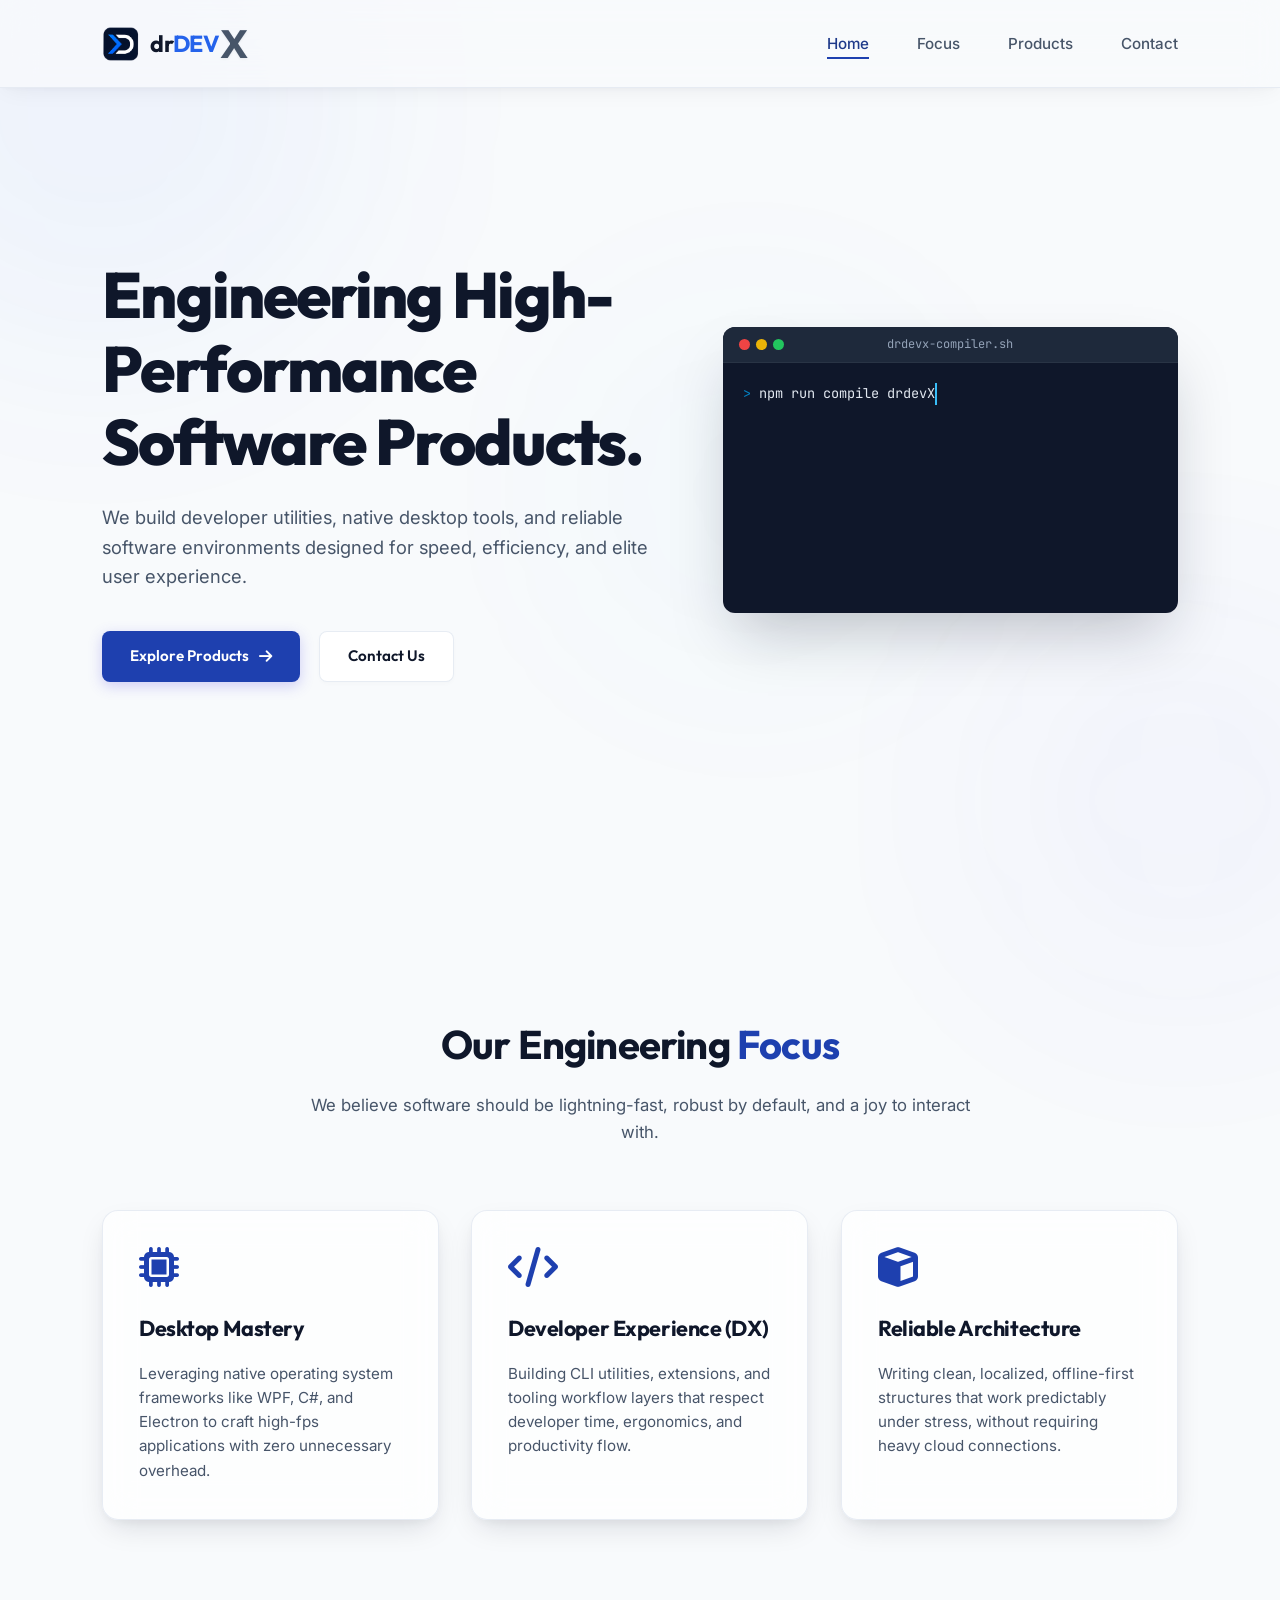
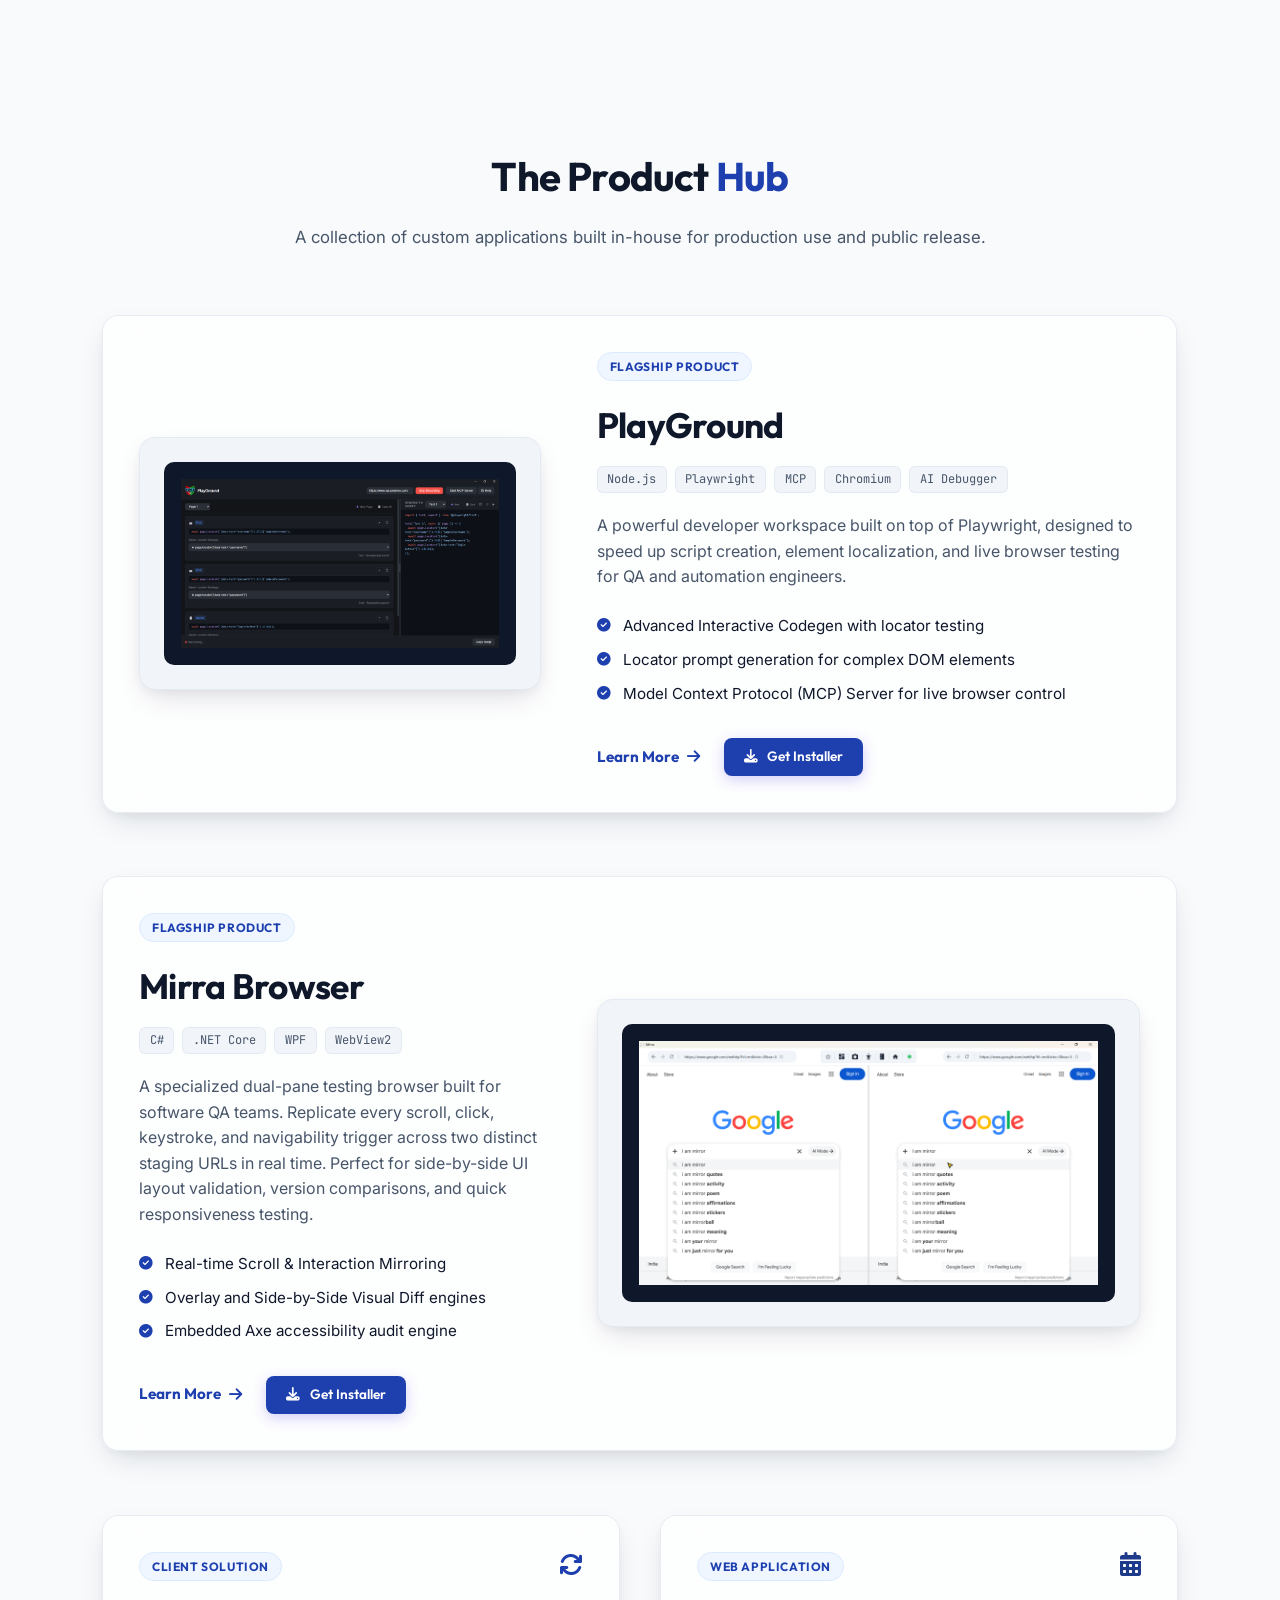
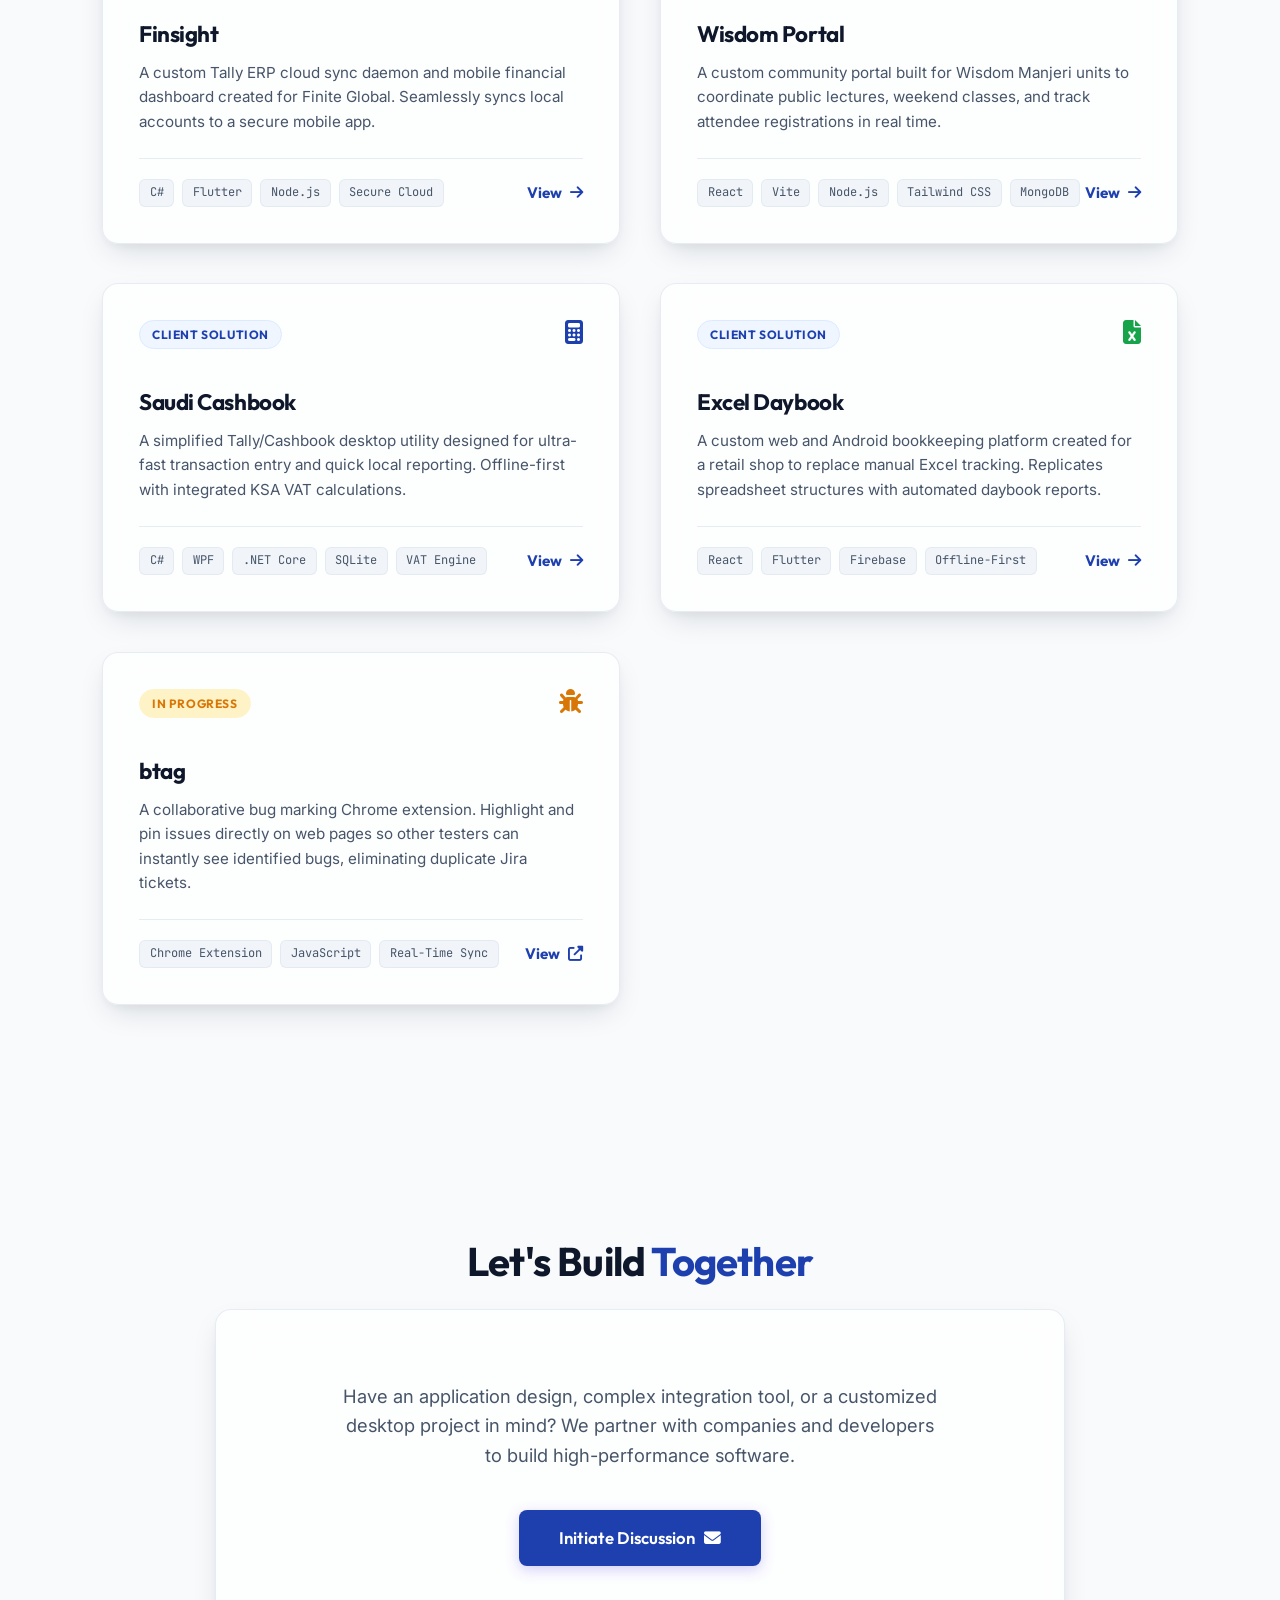
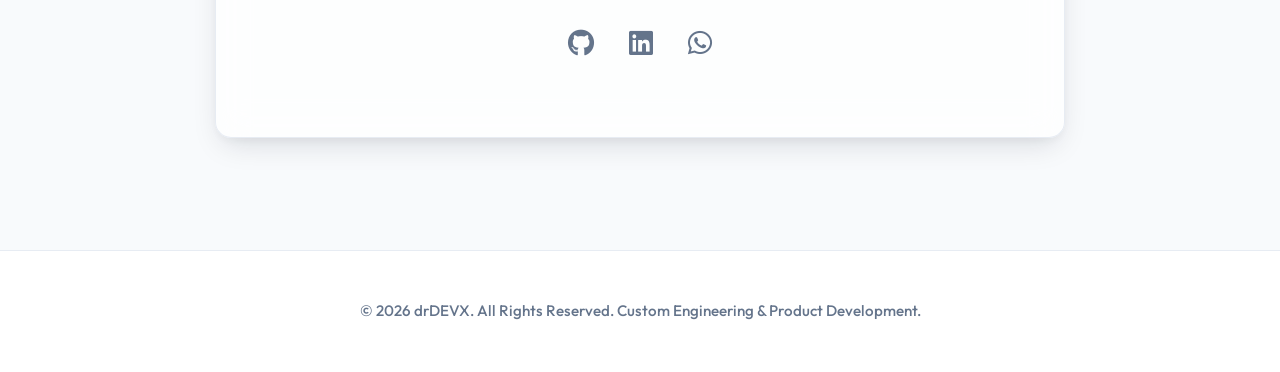
<file: index.html>
<!DOCTYPE html>
<html lang="en">

<head>
    <meta charset="UTF-8">
    <meta name="viewport" content="width=device-width, initial-scale=1.0">

    <!-- Google Analytics -->
    <script async src="https://www.googletagmanager.com/gtag/js?id=G-JK61WGNC8G"></script>
    <script>
        window.dataLayer = window.dataLayer || [];
        function gtag() { dataLayer.push(arguments); }
        gtag('js', new Date());
        gtag('config', 'G-JK61WGNC8G');
    </script>
    <title>drDEVX | Premium Software Product Lab & Custom Development</title>
    <link rel="icon" type="image/png" href="assets/dlogo.png">

    <!-- SEO Meta Tags -->
    <meta name="description"
        content="drDEVX designs and engineers premium software products, developer utilities, and desktop applications. Specializing in C#, .NET, WPF, Electron, and high-performance technologies.">
    <meta name="keywords"
        content="software product lab, custom software, drDEVX, C#, .NET, WPF, Electron, web development, app development, Mirra Browser, product builder">
    <meta name="author" content="drDEVX">
    <meta name="robots" content="index, follow">
    <link rel="canonical" href="https://drdevx.pages.dev/">

    <!-- Open Graph / Facebook -->
    <meta property="og:type" content="website">
    <meta property="og:url" content="https://drdevx.pages.dev/">
    <meta property="og:title" content="drDEVX | Premium Software Product Lab">
    <meta property="og:description"
        content="We architect and build premium software products and custom developer tools. Discover our active projects and upcoming releases.">
    <meta property="og:image" content="https://drdevx.pages.dev/assets/dlogo.png">
    <meta property="og:site_name" content="drDEVX">

    <!-- Twitter Card -->
    <meta name="twitter:card" content="summary_large_image">
    <meta name="twitter:url" content="https://drdevx.pages.dev/">
    <meta name="twitter:title" content="drDEVX | Premium Software Product Lab">
    <meta name="twitter:description"
        content="We architect and build premium software products and custom developer tools. Discover our active projects and upcoming releases.">
    <meta name="twitter:image" content="https://drdevx.pages.dev/assets/dlogo.png">

    <!-- Stylesheets -->
    <link rel="stylesheet" href="styles.css">
    <link rel="preconnect" href="https://fonts.googleapis.com">
    <link rel="preconnect" href="https://fonts.gstatic.com" crossorigin>
    <link
        href="https://fonts.googleapis.com/css2?family=Inter:wght@300;400;500;600;700&family=Outfit:wght@300;400;500;600;700;800&family=JetBrains+Mono:wght@400;500&display=swap"
        rel="stylesheet">
    <link rel="stylesheet" href="https://cdnjs.cloudflare.com/ajax/libs/font-awesome/6.4.0/css/all.min.css">

    <!-- Structured Data -->
    <script type="application/ld+json">
    {
        "@context": "https://schema.org",
        "@type": "Organization",
        "name": "drDEVX",
        "url": "https://drdevx.pages.dev",
        "logo": "https://drdevx.pages.dev/assets/dlogo.png",
        "description": "Premium software solutions and custom product engineering",
        "sameAs": [
            "https://github.com/drDEV-Creator"
        ]
    }
    </script>
</head>

<body>
    <!-- Scroll Progress Indicator -->
    <div class="scroll-progress" id="scroll-progress-bar"></div>
    
    <!-- Background Design Overlay layers -->
    <div class="noise-overlay"></div>
    <div class="cursor-glow" id="custom-cursor-glow"></div>
    
    <!-- Soft Glow Orbs -->
    <div class="glow-orb orb-1"></div>
    <div class="glow-orb orb-2"></div>
    <div class="glow-orb orb-3"></div>

    <!-- Navigation Header -->
    <nav class="glass-nav" id="main-navigation">
        <div class="logo-container">
            <a href="#home">
                <img src="assets/dlogo.png" alt="drDEVX Logo" class="nav-logo" id="nav-brand-logo">
                <span class="brand-text">
                    <span class="brand-dr">dr</span><span class="brand-dev">DEV</span><span class="brand-x">X</span>
                </span>
            </a>
        </div>
        <ul class="nav-links" id="nav-links-list">
            <li><a href="#home" class="active">Home</a></li>
            <li><a href="#focus">Focus</a></li>
            <li><a href="#products">Products</a></li>
            <li><a href="#contact">Contact</a></li>
        </ul>
        <div class="hamburger" id="nav-toggle-btn" aria-label="Toggle Menu">
            <i class="fas fa-bars"></i>
        </div>
    </nav>

    <!-- Hero Section -->
    <header id="home" class="hero-section">
        <div class="hero-grid-container">
            <div class="hero-text-side fade-in-up">
                <h1 class="glitch">Engineering High-Performance Software Products.</h1>
                <p class="hero-subtitle">We build developer utilities, native desktop tools, and reliable software environments designed for speed, efficiency, and elite user experience.</p>
                <div class="cta-group">
                    <a href="#products" class="btn btn-primary" id="cta-explore-products">Explore Products <i class="fas fa-arrow-right"></i></a>
                    <a href="#contact" class="btn btn-secondary" id="cta-partner-up">Contact Us</a>
                </div>
            </div>
            <div class="hero-visual-side fade-in-up">
                <!-- Interactive IDE/Terminal Card Widget -->
                <div class="terminal-card" id="terminal-widget">
                    <div class="terminal-header">
                        <div class="terminal-buttons">
                            <span class="t-btn close"></span>
                            <span class="t-btn minimize"></span>
                            <span class="t-btn maximize"></span>
                        </div>
                        <span class="terminal-title">drdevx-compiler.sh</span>
                        <div style="width: 33px;"></div>
                    </div>
                    <div class="terminal-body" id="terminal-console-body">
                        <div class="terminal-line">
                            <span class="terminal-prompt">&gt;</span>
                            <span class="terminal-typing" id="terminal-typing-span">npm run compile drdevX</span>
                        </div>
                        <!-- Remaining lines are injected dynamically via script.js -->
                    </div>
                </div>
            </div>
        </div>
    </header>

    <!-- Engineering Focus -->
    <section id="focus" class="section-padding">
        <div class="container">
            <div class="section-header fade-in">
                <h2 class="section-title">Our Engineering <span class="highlight">Focus</span></h2>
                <p class="section-subtitle">We believe software should be lightning-fast, robust by default, and a joy to interact with.</p>
            </div>
            <div class="about-grid">
                <div class="about-card glass-card fade-in">
                    <i class="fas fa-microchip icon-large" aria-hidden="true"></i>
                    <h3>Desktop Mastery</h3>
                    <p>Leveraging native operating system frameworks like WPF, C#, and Electron to craft high-fps applications with zero unnecessary overhead.</p>
                </div>
                <div class="about-card glass-card fade-in">
                    <i class="fas fa-code icon-large" aria-hidden="true"></i>
                    <h3>Developer Experience (DX)</h3>
                    <p>Building CLI utilities, extensions, and tooling workflow layers that respect developer time, ergonomics, and productivity flow.</p>
                </div>
                <div class="about-card glass-card fade-in">
                    <i class="fas fa-cube icon-large" aria-hidden="true"></i>
                    <h3>Reliable Architecture</h3>
                    <p>Writing clean, localized, offline-first structures that work predictably under stress, without requiring heavy cloud connections.</p>
                </div>
            </div>
        </div>
    </section>

    <!-- Product Hub -->
    <section id="products" class="section-padding">
        <div class="container">
            <div class="section-header fade-in">
                <h2 class="section-title">The Product <span class="highlight">Hub</span></h2>
                <p class="section-subtitle">A collection of custom applications built in-house for production use and public release.</p>
            </div>
            
            <div class="products-grid">
                <!-- Flagship Product: PlayGround -->
                <div class="flagship-showcase glass-card fade-in" id="flagship-product-playground">
                    <div class="flagship-image-side">
                        <div class="flagship-img-wrapper" style="background: #0f172a;">
                            <img src="Playground/2026-06-07_09h37_10.png" alt="PlayGround Editor Workspace">
                        </div>
                    </div>
                    <div class="flagship-info-side">
                        <span class="badge-tag flagship">Flagship Product</span>
                        <h3>PlayGround</h3>
                        <div class="project-tech">
                            <span>Node.js</span> <span>Playwright</span> <span>MCP</span> <span>Chromium</span> <span>AI Debugger</span>
                        </div>
                        <p>A powerful developer workspace built on top of Playwright, designed to speed up script creation, element localization, and live browser testing for QA and automation engineers.</p>
                        
                        <ul class="feature-bullets">
                            <li><i class="fas fa-check-circle" aria-hidden="true"></i> Advanced Interactive Codegen with locator testing</li>
                            <li><i class="fas fa-check-circle" aria-hidden="true"></i> Locator prompt generation for complex DOM elements</li>
                            <li><i class="fas fa-check-circle" aria-hidden="true"></i> Model Context Protocol (MCP) Server for live browser control</li>
                        </ul>
                        
                        <div style="display: flex; gap: 1.5rem; align-items: center;">
                            <a href="Playground/" class="btn-link" id="playground-details-link">Learn More <i class="fas fa-arrow-right"></i></a>
                            <a href="Playground/#download" class="btn btn-primary" style="padding: 0.5rem 1.25rem; font-size: 0.85rem;" id="playground-download-link"><i class="fas fa-download"></i> Get Installer</a>
                        </div>
                    </div>
                </div>

                <!-- Flagship Product: Mirra Browser -->
                <div class="flagship-showcase glass-card fade-in" id="flagship-product-mirra">
                    <div class="flagship-info-side">
                        <span class="badge-tag flagship">Flagship Product</span>
                        <h3>Mirra Browser</h3>
                        <div class="project-tech">
                            <span>C#</span> <span>.NET Core</span> <span>WPF</span> <span>WebView2</span>
                        </div>
                        <p>A specialized dual-pane testing browser built for software QA teams. Replicate every scroll, click, keystroke, and navigability trigger across two distinct staging URLs in real time. Perfect for side-by-side UI layout validation, version comparisons, and quick responsiveness testing.</p>
                        
                        <ul class="feature-bullets">
                            <li><i class="fas fa-check-circle" aria-hidden="true"></i> Real-time Scroll & Interaction Mirroring</li>
                            <li><i class="fas fa-check-circle" aria-hidden="true"></i> Overlay and Side-by-Side Visual Diff engines</li>
                            <li><i class="fas fa-check-circle" aria-hidden="true"></i> Embedded Axe accessibility audit engine</li>
                        </ul>
                        
                        <div style="display: flex; gap: 1.5rem; align-items: center;">
                            <a href="mirra/" class="btn-link" id="mirra-details-link">Learn More <i class="fas fa-arrow-right"></i></a>
                            <a href="https://github.com/drDEV-Creator/drdev/releases/download/v1.0.0/MirraInstaller.exe" class="btn btn-primary" style="padding: 0.5rem 1.25rem; font-size: 0.85rem;" id="mirra-download-link" target="_blank"><i class="fas fa-download"></i> Get Installer</a>
                        </div>
                    </div>
                    <div class="flagship-image-side">
                        <div class="flagship-img-wrapper">
                            <img src="mirra/FirstScreen.png" alt="Mirra Browser Workspace Visual">
                        </div>
                    </div>
                </div>

                <!-- Secondary Products -->
                <div class="products-subgrid">
                    <!-- Finsight -->
                    <div class="product-card glass-card fade-in" id="product-finsight">
                        <div>
                            <div class="product-card-header">
                                <span class="badge-tag flagship">Client Solution</span>
                                <i class="fas fa-sync" style="font-size: 1.5rem; color: var(--accent-blue);"></i>
                            </div>
                            <h4>Finsight</h4>
                            <p>A custom Tally ERP cloud sync daemon and mobile financial dashboard created for Finite Global. Seamlessly syncs local accounts to a secure mobile app.</p>
                        </div>
                        <div class="product-card-footer">
                            <div class="project-tech" style="margin-bottom: 0;">
                                <span>C#</span> <span>Flutter</span> <span>Node.js</span> <span>Secure Cloud</span>
                            </div>
                            <a href="Finsight/" class="btn-link" id="finsight-project-link">View <i class="fas fa-arrow-right"></i></a>
                        </div>
                    </div>

                    <!-- Wisdom Portal -->
                    <div class="product-card glass-card fade-in" id="product-wisdom">
                        <div>
                            <div class="product-card-header">
                                <span class="badge-tag flagship">Web Application</span>
                                <i class="fas fa-calendar-alt" style="font-size: 1.5rem; color: var(--accent-indigo);"></i>
                            </div>
                            <h4>Wisdom Portal</h4>
                            <p>A custom community portal built for Wisdom Manjeri units to coordinate public lectures, weekend classes, and track attendee registrations in real time.</p>
                        </div>
                        <div class="product-card-footer">
                            <div class="project-tech" style="margin-bottom: 0;">
                                <span>React</span> <span>Vite</span> <span>Node.js</span> <span>Tailwind CSS</span> <span>MongoDB</span>
                            </div>
                            <a href="Wisdom/" class="btn-link" id="wisdom-project-link">View <i class="fas fa-arrow-right"></i></a>
                        </div>
                    </div>

                    <!-- Saudi Cashbook -->
                    <div class="product-card glass-card fade-in" id="product-cashbook">
                        <div>
                            <div class="product-card-header">
                                <span class="badge-tag flagship">Client Solution</span>
                                <i class="fas fa-calculator" style="font-size: 1.5rem; color: var(--accent-blue);"></i>
                            </div>
                            <h4>Saudi Cashbook</h4>
                            <p>A simplified Tally/Cashbook desktop utility designed for ultra-fast transaction entry and quick local reporting. Offline-first with integrated KSA VAT calculations.</p>
                        </div>
                        <div class="product-card-footer">
                            <div class="project-tech" style="margin-bottom: 0;">
                                <span>C#</span> <span>WPF</span> <span>.NET Core</span> <span>SQLite</span> <span>VAT Engine</span>
                            </div>
                            <a href="Saudi-Cashbook/" class="btn-link" id="cashbook-project-link">View <i class="fas fa-arrow-right"></i></a>
                        </div>
                    </div>

                    <!-- Excel Daybook -->
                    <div class="product-card glass-card fade-in" id="product-excel">
                        <div>
                            <div class="product-card-header">
                                <span class="badge-tag flagship">Client Solution</span>
                                <i class="fas fa-file-excel" style="font-size: 1.5rem; color: #16a34a;"></i>
                            </div>
                            <h4>Excel Daybook</h4>
                            <p>A custom web and Android bookkeeping platform created for a retail shop to replace manual Excel tracking. Replicates spreadsheet structures with automated daybook reports.</p>
                        </div>
                        <div class="product-card-footer">
                            <div class="project-tech" style="margin-bottom: 0;">
                                <span>React</span> <span>Flutter</span> <span>Firebase</span> <span>Offline-First</span>
                            </div>
                            <a href="Excel-Daybook/" class="btn-link" id="excel-project-link">View <i class="fas fa-arrow-right"></i></a>
                        </div>
                    </div>

                    <!-- btag -->
                    <div class="product-card glass-card fade-in" id="product-btag">
                        <div>
                            <div class="product-card-header">
                                <span class="badge-tag prototype">In Progress</span>
                                <i class="fas fa-bug" style="font-size: 1.5rem; color: #d97706;"></i>
                            </div>
                            <h4>btag</h4>
                            <p>A collaborative bug marking Chrome extension. Highlight and pin issues directly on web pages so other testers can instantly see identified bugs, eliminating duplicate Jira tickets.</p>
                        </div>
                        <div class="product-card-footer">
                            <div class="project-tech" style="margin-bottom: 0;">
                                <span>Chrome Extension</span> <span>JavaScript</span> <span>Real-Time Sync</span>
                            </div>
                            <a href="#" class="btn-link coming-soon" id="btag-project-link">View <i class="fas fa-external-link-alt"></i></a>
                        </div>
                    </div>
                </div>
            </div>
        </div>
    </section>


    <!-- Collaboration & Contact -->
    <section id="contact" class="section-padding">
        <div class="container contact-container">
            <h2 class="section-title fade-in">Let's Build <span class="highlight">Together</span></h2>
            <div class="contact-box glass-card fade-in-up" id="contact-box-panel">
                <p>Have an application design, complex integration tool, or a customized desktop project in mind? We partner with companies and developers to build high-performance software.</p>
                <a href="mailto:drdeveloper123@gmail.com" id="contact-btn" class="btn btn-primary btn-large">Initiate Discussion <i class="fas fa-envelope"></i></a>
                <div class="social-links">
                    <a href="https://github.com/drDEV-Creator" target="_blank" aria-label="GitHub"><i class="fab fa-github"></i></a>
                    <a href="https://www.linkedin.com/in/rishan-cm-b88712283" target="_blank" aria-label="LinkedIn"><i class="fab fa-linkedin"></i></a>
                    <a href="https://wa.me/919995338972" target="_blank" aria-label="WhatsApp"><i class="fab fa-whatsapp"></i></a>
                </div>
            </div>
        </div>
    </section>

    <!-- Toast Notification -->
    <div id="toast" class="toast" role="alert" aria-live="polite">Email Copied to Clipboard! <i class="fas fa-check"></i></div>

    <!-- Footer -->
    <footer>
        <p>&copy; 2026 drDEVX. All Rights Reserved. Custom Engineering & Product Development.</p>
    </footer>

    <!-- Scripts -->
    <script src="script.js"></script>
</body>

</html>
</file>
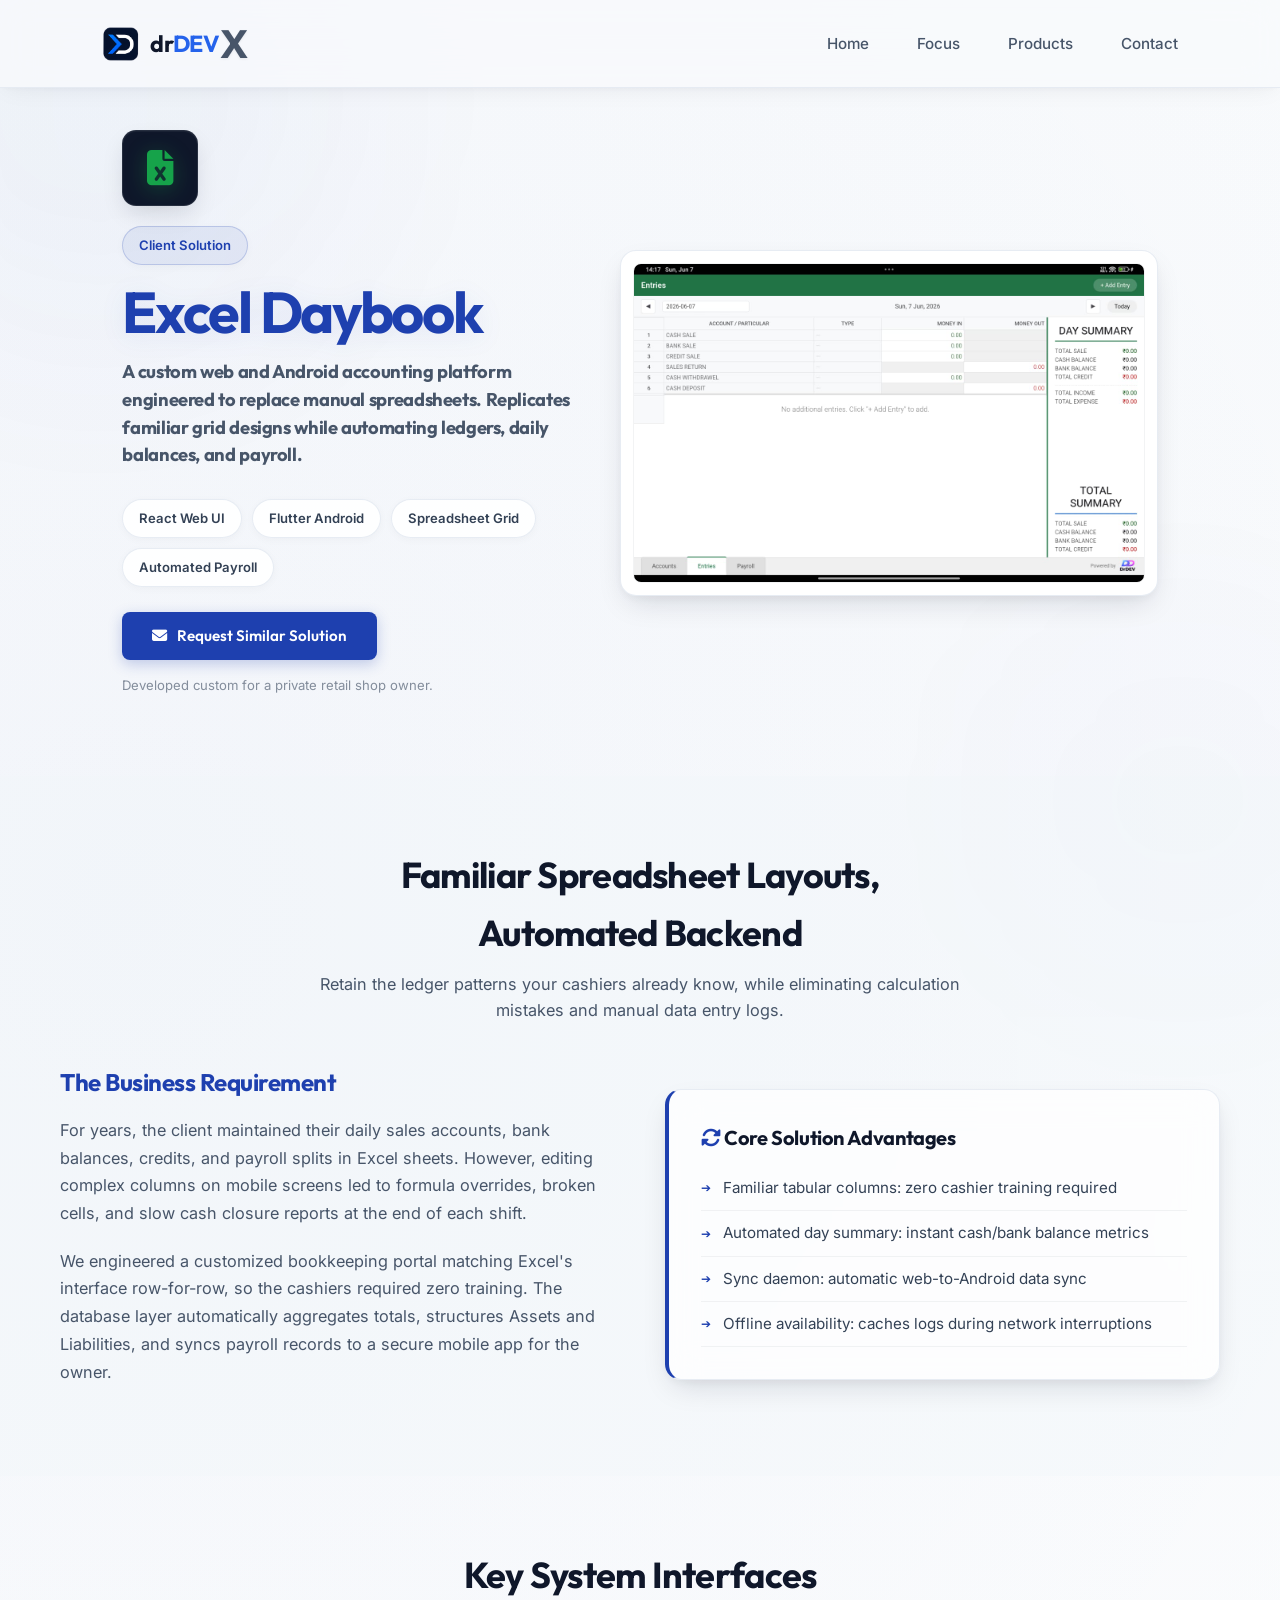
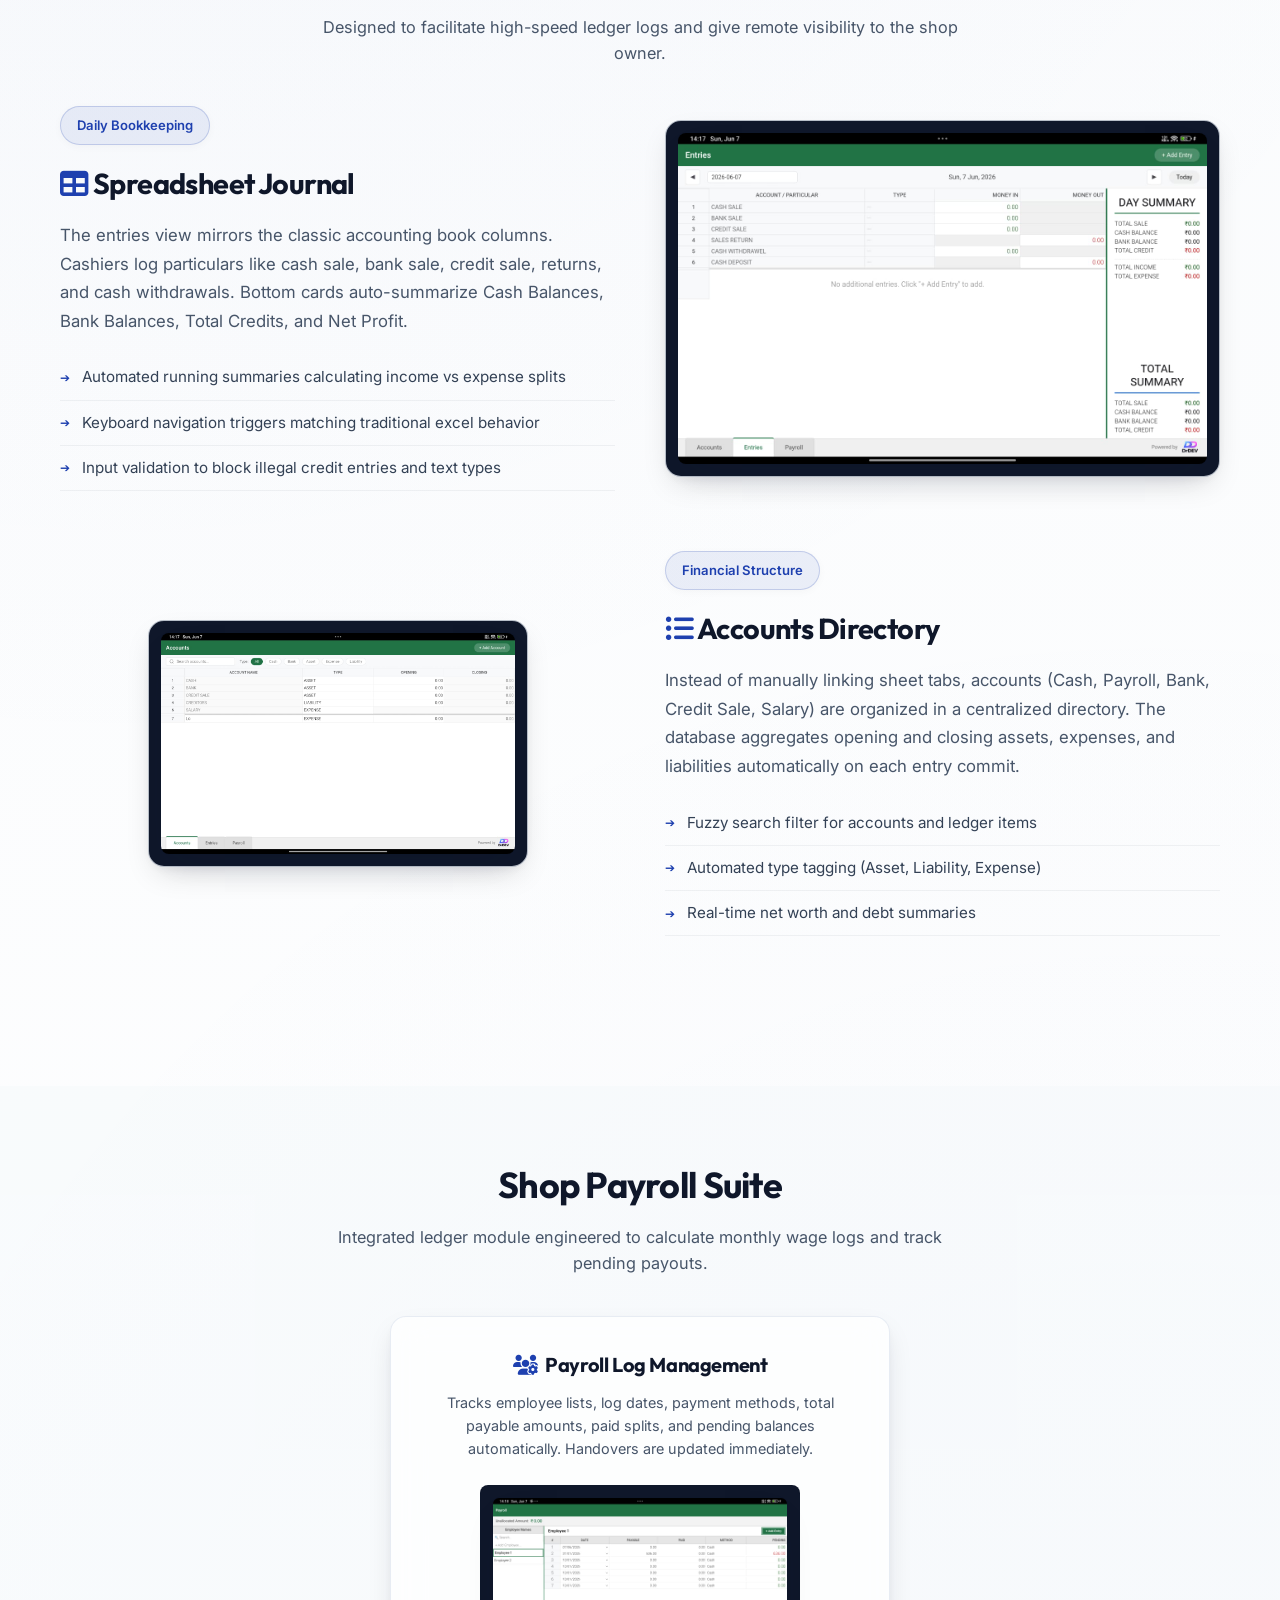
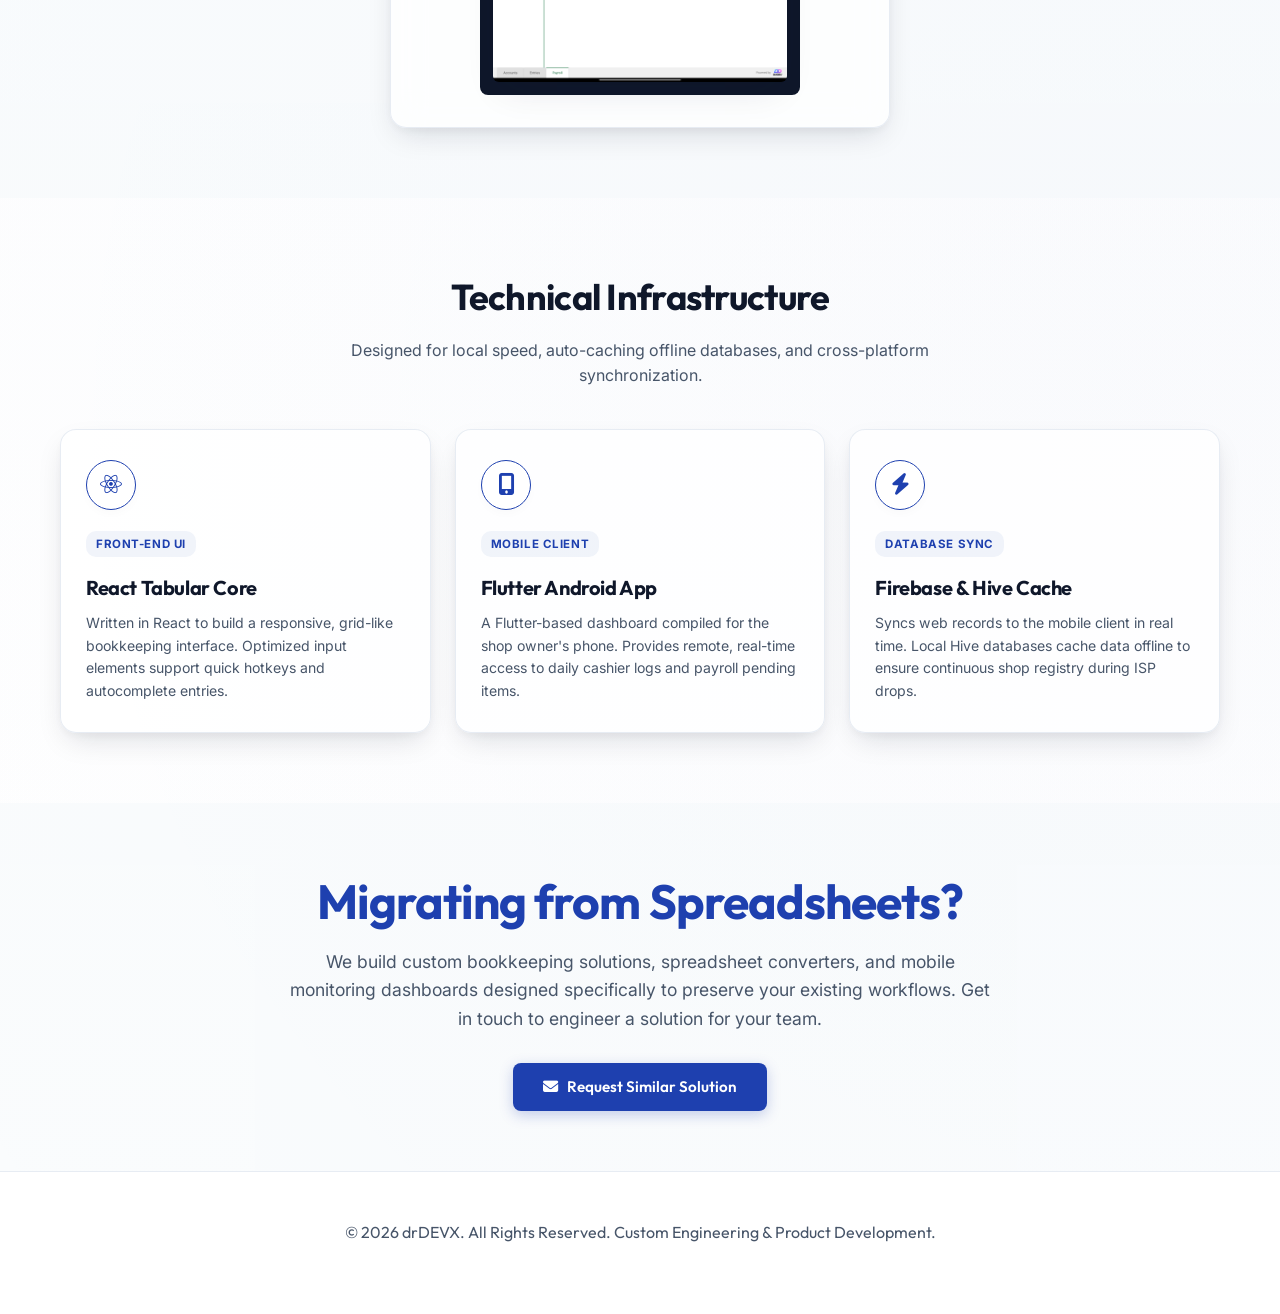
<file: Excel-Daybook/index.html>
<!DOCTYPE html>
<html lang="en">

<head>
    <meta charset="utf-8">
    <meta name="viewport" content="width=device-width, initial-scale=1.0">

    <!-- Google Analytics -->
    <script async src="https://www.googletagmanager.com/gtag/js?id=G-JK61WGNC8G"></script>
    <script>
        window.dataLayer = window.dataLayer || [];
        function gtag() { dataLayer.push(arguments); }
        gtag('js', new Date());
        gtag('config', 'G-JK61WGNC8G');
    </script>
    <title>Excel Daybook - Tabular Ledger & Shop Payroll System | drDEVX</title>
    <link rel="icon" type="image/png" href="../assets/dlogo.png">

    <!-- SEO Meta Tags -->
    <meta name="description"
        content="Excel Daybook - A custom web and Android accounting platform built for a private retail client. Replicates Excel spreadsheet structures with automated daybook reports and payroll calculators.">
    <meta name="keywords"
        content="Excel Daybook, spreadsheet bookkeeping, retail ledger app, Flutter, React, Firebase, offline-first accounting, drDEVX">
    <meta name="author" content="drDEVX">
    <meta name="robots" content="index, follow">
    <link rel="canonical" href="https://drdevx.pages.dev/Excel-Daybook/">

    <!-- Open Graph / Facebook -->
    <meta property="og:type" content="website">
    <meta property="og:url" content="https://drdevx.pages.dev/Excel-Daybook/">
    <meta property="og:title" content="Excel Daybook - Tabular Ledger & Shop Payroll System">
    <meta property="og:description" content="An offline-first bookkeeping web and Android app built for private retail shops, replicating spreadsheet structures with automated totals.">
    <meta property="og:image" content="https://drdevx.pages.dev/Excel-Daybook/daybook_sheet.jpeg">
    <meta property="og:site_name" content="drDEVX">

    <!-- Twitter Card -->
    <meta name="twitter:card" content="summary_large_image">
    <meta name="twitter:url" content="https://drdevx.pages.dev/Excel-Daybook/">
    <meta name="twitter:title" content="Excel Daybook - Tabular Ledger & Shop Payroll System">
    <meta name="twitter:description" content="An offline-first bookkeeping web and Android app built for private retail shops, replicating spreadsheet structures with automated totals.">
    <meta name="twitter:image" content="https://drdevx.pages.dev/Excel-Daybook/daybook_sheet.jpeg">

    <!-- Google Fonts -->
    <link
        href="https://fonts.googleapis.com/css2?family=Inter:wght@300;400;500;600;700&family=Outfit:wght@300;400;500;600;700;800&family=JetBrains+Mono:wght@400;500&display=swap"
        rel="stylesheet">
    <link rel="stylesheet" href="https://cdnjs.cloudflare.com/ajax/libs/font-awesome/6.4.0/css/all.min.css">
    <link rel="stylesheet" href="../styles.css">

    <style>
        :root {
            --excel-blue: #1e40af; /* Solid Dark Blue */
            --excel-deep: #1e3a8a; /* Deep Navy Blue */
            --excel-bg-dark: #f8fafc;
            --glass-bg: rgba(255, 255, 255, 0.75);
            --glass-border: rgba(226, 232, 240, 0.8);
            
            --glass-shadow: 0 12px 30px -8px rgba(15, 23, 42, 0.15), 0 4px 12px -2px rgba(15, 23, 42, 0.05);
            --glass-shadow-hover: 0 24px 48px -12px rgba(30, 64, 175, 0.18), 0 8px 20px -4px rgba(15, 23, 42, 0.08);
        }

        /* ========== BASE STYLES ========== */
        * {
            box-sizing: border-box;
            margin: 0;
            padding: 0;
        }

        body {
            background-color: var(--excel-bg-dark);
            background-image:
                radial-gradient(circle at 10% 20%, rgba(30, 64, 175, 0.03) 0%, transparent 40%),
                radial-gradient(circle at 90% 80%, rgba(30, 64, 175, 0.02) 0%, transparent 40%),
                linear-gradient(to bottom, #f8fafc, #ffffff);
            font-family: 'Inter', sans-serif;
            color: #0f172a;
            overflow-x: hidden;
            line-height: 1.6;
        }

        h1, h2, h3, h4, h5, h6 {
            font-family: 'Outfit', sans-serif;
            font-weight: 700;
            margin-bottom: 15px;
            letter-spacing: -0.02em;
            color: #0f172a;
        }

        h1 {
            font-size: 3.5rem;
            line-height: 1.1;
            color: var(--excel-blue);
            filter: drop-shadow(0 4px 12px rgba(30, 64, 175, 0.08));
        }

        h2 {
            font-size: 2.25rem;
            letter-spacing: -0.02em;
            margin-bottom: 0.75rem;
        }

        p {
            font-size: 1rem;
            color: #475569;
            margin-bottom: 20px;
            font-weight: 400;
        }

        a {
            text-decoration: none;
            color: inherit;
            transition: all 0.3s ease;
        }

        /* ========== UTILITIES & ACCENTS ========== */
        .highlight-blue { color: var(--excel-blue); }
        .highlight-deep { color: var(--excel-deep); }
        .gradient-text {
            color: var(--excel-blue);
            font-weight: bold;
        }

        .container {
            max-width: 1200px;
            margin: 0 auto;
            padding: 0 20px;
        }

        section {
            padding: 70px 0;
            position: relative;
        }

        section:nth-child(even) {
            background: rgba(241, 245, 249, 0.35);
        }

        /* ========== HOLOGRAPHIC CARDS & GLASSMORPHISM ========== */
        .glass-card {
            background: var(--glass-bg);
            border: 1px solid var(--glass-border);
            border-radius: 16px;
            padding: 2rem;
            backdrop-filter: blur(16px);
            -webkit-backdrop-filter: blur(16px);
            box-shadow: var(--glass-shadow);
            transition: transform 0.4s cubic-bezier(0.165, 0.84, 0.44, 1),
                        box-shadow 0.4s cubic-bezier(0.165, 0.84, 0.44, 1),
                        border-color 0.4s ease;
            will-change: transform, box-shadow;
        }

        .glass-card:hover {
            transform: translateY(-4px);
            box-shadow: var(--glass-shadow-hover);
            border-color: rgba(30, 64, 175, 0.3);
        }

        .hol-image {
            border-radius: 12px;
            box-shadow: 0 15px 35px -10px rgba(15, 23, 42, 0.12), 0 0 0 1px rgba(15, 23, 42, 0.05);
            transition: transform 0.4s ease;
            max-width: 100%;
            height: auto;
            display: block;
        }

        .hol-image:hover {
            transform: scale(1.015);
        }

        /* ========== COMPONENTS ========== */
        .btn-primary {
            display: inline-flex;
            align-items: center;
            justify-content: center;
            gap: 0.6rem;
            background: var(--excel-blue);
            padding: 12px 30px;
            border-radius: 8px;
            color: #ffffff !important;
            font-weight: 600;
            font-size: 0.95rem;
            font-family: 'Outfit', sans-serif;
            border: none;
            box-shadow: 0 4px 14px rgba(30, 64, 175, 0.25);
            transition: all 0.3s cubic-bezier(0.4, 0, 0.2, 1);
        }

        .btn-primary:hover {
            transform: translateY(-2px);
            box-shadow: 0 6px 20px rgba(30, 64, 175, 0.35);
            color: #ffffff;
        }

        .btn-secondary {
            display: inline-flex;
            align-items: center;
            justify-content: center;
            gap: 0.6rem;
            background: #ffffff;
            border: 1px solid var(--glass-border);
            padding: 12px 30px;
            border-radius: 8px;
            color: #0f172a !important;
            font-weight: 600;
            font-size: 0.95rem;
            font-family: 'Outfit', sans-serif;
            box-shadow: 0 2px 8px rgba(15, 23, 42, 0.03);
            transition: all 0.3s ease;
        }

        .btn-secondary:hover {
            transform: translateY(-2px);
            background: var(--excel-bg-dark);
            border-color: #cbd5e1;
        }

        .split-grid {
            display: grid;
            grid-template-columns: 1fr 1fr;
            gap: 50px;
            align-items: center;
        }

        ul.feature-list {
            list-style: none;
        }

        ul.feature-list li {
            padding: 10px 0;
            border-bottom: 1px solid rgba(15, 23, 42, 0.05);
            display: flex;
            align-items: center;
            font-size: 0.95rem;
            color: #334155;
        }

        ul.feature-list li::before {
            content: "➔";
            color: var(--excel-blue);
            margin-right: 12px;
            font-size: 0.8em;
        }

        .features-grid {
            display: grid;
            grid-template-columns: repeat(auto-fit, minmax(280px, 1fr));
            gap: 24px;
            margin-top: 30px;
        }

        .panel-info h4 {
            font-size: 1.25rem;
            margin-bottom: 8px;
            display: flex;
            align-items: center;
            gap: 8px;
        }

        .panel-info p {
            font-size: 0.9rem;
            margin-bottom: 0;
            color: #475569;
        }

        .panel-media {
            border-radius: 8px;
            overflow: hidden;
            background: #0f172a;
            border: 1px solid rgba(15, 23, 42, 0.1);
            display: flex;
            justify-content: center;
            align-items: center;
            margin-top: auto;
            padding: 12px;
        }

        .panel-media img {
            width: 100%;
            height: auto;
            object-fit: contain;
            display: block;
        }

        /* ========== HERO SECTION SPECIFIC ========== */
        .hero-section {
            padding-top: 130px;
            padding-bottom: 60px;
            position: relative;
            overflow: hidden;
            min-height: auto;
        }

        .hero-grid-container {
            max-width: 1200px;
            width: 100%;
            display: grid;
            grid-template-columns: 0.92fr 1.08fr;
            gap: 40px;
            align-items: center;
        }

        .hero-text-side {
            text-align: left;
        }

        .hero-visual-side {
            display: flex;
            justify-content: center;
            align-items: center;
            position: relative;
        }

        .hero-mockup-wrapper {
            background: #ffffff;
            border: 1px solid var(--glass-border);
            padding: 12px;
            border-radius: 16px;
            box-shadow: var(--glass-shadow);
            width: 100%;
            max-width: 580px;
            transition: transform 0.4s ease;
        }

        .hero-mockup-wrapper:hover {
            transform: translateY(-4px) scale(1.01);
            box-shadow: var(--glass-shadow-hover);
        }

        .hero-mockup-img {
            width: 100%;
            height: auto;
            border-radius: 8px;
            display: block;
            border: 1px solid rgba(15, 23, 42, 0.05);
        }

        .hero-title {
            font-size: 3.6rem;
            line-height: 1.1;
            margin-bottom: 15px;
            letter-spacing: -0.04em;
        }

        .hero-subtitle {
            font-size: 1.15rem;
            color: #475569;
            margin-bottom: 30px;
            line-height: 1.5;
        }

        .hero-badges {
            display: flex;
            gap: 10px;
            margin: 25px 0;
            flex-wrap: wrap;
        }

        .badge {
            background: rgba(255, 255, 255, 0.9);
            border: 1px solid var(--glass-border);
            padding: 8px 16px;
            border-radius: 30px;
            display: flex;
            align-items: center;
            font-size: 0.82rem;
            color: #334155;
            font-weight: 600;
            box-shadow: 0 2px 8px rgba(15, 23, 42, 0.03);
            transition: all 0.3s ease;
        }

        .badge:hover {
            transform: translateY(-2px);
            border-color: rgba(30, 64, 175, 0.3);
            background: rgba(30, 64, 175, 0.04);
            color: var(--excel-blue);
        }

        .hero-cta-group {
            display: flex;
            gap: 15px;
            align-items: center;
        }

        /* ========== DENSE CAPABILITIES SECTION ========== */
        .section-header {
            text-align: center;
            max-width: 650px;
            margin: 0 auto 40px auto;
        }

        .section-title {
            font-size: 2.25rem;
            margin-bottom: 10px;
        }

        .section-subtitle {
            color: #475569;
            font-size: 1.02rem;
        }

        /* ========== TECH SPECS & ARCHITECTURE ========== */
        .tech-spec-grid {
            display: grid;
            grid-template-columns: repeat(3, 1fr);
            gap: 24px;
        }

        .tech-card {
            background: rgba(255, 255, 255, 0.75);
            border: 1px solid var(--glass-border);
            border-radius: 16px;
            padding: 30px 25px;
            text-align: left;
            transition: all 0.4s cubic-bezier(0.165, 0.84, 0.44, 1);
            position: relative;
            overflow: hidden;
            height: 100%;
            box-shadow: var(--glass-shadow);
        }

        .tech-card:hover {
            transform: translateY(-5px);
            border-color: rgba(30, 64, 175, 0.3);
            box-shadow: var(--glass-shadow-hover);
        }

        .tech-icon-circle {
            width: 50px;
            height: 50px;
            border-radius: 50%;
            background: #ffffff;
            display: flex;
            align-items: center;
            justify-content: center;
            font-size: 1.35rem;
            margin-bottom: 20px;
            border: 1px solid var(--glass-border);
            box-shadow: 0 4px 10px rgba(15, 23, 42, 0.02);
        }

        .tech-card h4 {
            font-size: 1.25rem;
            margin-bottom: 8px;
        }

        .tech-tag {
            display: inline-block;
            font-size: 0.72rem;
            text-transform: uppercase;
            letter-spacing: 0.05em;
            padding: 4px 10px;
            border-radius: 10px;
            background: rgba(30, 64, 175, 0.06);
            color: var(--excel-blue);
            margin-bottom: 15px;
            font-weight: 700;
        }

        /* ========== SCROLL ANIMATION CSS ========== */
        .reveal-on-scroll {
            opacity: 0;
            transform: translateY(20px);
            transition: opacity 0.7s cubic-bezier(0.165, 0.84, 0.44, 1),
                        transform 0.7s cubic-bezier(0.165, 0.84, 0.44, 1);
        }

        .reveal-on-scroll.visible {
            opacity: 1;
            transform: translateY(0);
        }

        /* ========== RESPONSIVE ========== */
        @media screen and (max-width: 900px) {
            .hero-grid-container {
                grid-template-columns: 1fr;
                text-align: center;
                gap: 30px;
            }

            .hero-text-side {
                text-align: center;
                display: flex;
                flex-direction: column;
                align-items: center;
            }

            .hero-badges {
                justify-content: center;
            }

            .hero-cta-group {
                justify-content: center;
                flex-direction: column;
                width: 100%;
            }

            .btn-primary, .btn-secondary {
                width: 100%;
            }

            .split-grid {
                grid-template-columns: 1fr;
                gap: 30px;
                text-align: center;
            }

            .tech-spec-grid {
                grid-template-columns: 1fr;
                gap: 20px;
            }

            ul.feature-list {
                text-align: left;
                display: inline-block;
            }
        }

        @media screen and (max-width: 480px) {
            .hero-title { font-size: 2.4rem !important; }
            section { padding: 50px 0; }
            
            .hero-badges {
                display: grid;
                grid-template-columns: 1fr 1fr;
            }
        }

        /* Scroll Progress */
        .scroll-progress {
            background: var(--excel-blue);
            box-shadow: 0 0 10px rgba(30, 64, 175, 0.4);
            height: 3px;
            z-index: 9999;
        }

        /* Custom cursor highlight */
        .cursor-glow {
            position: fixed;
            width: 500px;
            height: 500px;
            border-radius: 50%;
            background: radial-gradient(circle, rgba(30, 64, 175, 0.04) 0%, rgba(255, 255, 255, 0) 70%);
            pointer-events: none;
            transform: translate(-50%, -50%);
            z-index: 0;
            transition: opacity 0.5s ease;
            opacity: 0;
        }

        /* Soft Glow Orbs */
        .glow-orb {
            position: fixed;
            border-radius: 50%;
            filter: blur(130px);
            z-index: -1;
            opacity: 0.7;
        }

        .orb-1 {
            width: 500px;
            height: 500px;
            background: rgba(30, 64, 175, 0.05);
            top: -150px;
            left: -150px;
            animation: floating-orb 15s infinite ease-in-out;
        }

        .orb-2 {
            width: 400px;
            height: 400px;
            background: rgba(30, 64, 175, 0.03);
            bottom: -100px;
            right: -100px;
            animation: floating-orb 18s infinite ease-in-out reverse;
        }

        @keyframes floating-orb {
            0% { transform: translate(0, 0) scale(1); }
            50% { transform: translate(50px, 80px) scale(1.1); }
            100% { transform: translate(0, 0) scale(1); }
        }
    </style>
</head>

<body>
    <div class="scroll-progress" id="scroll-progress-bar"></div>
    <div class="noise-overlay"></div>
    <div class="cursor-glow" id="custom-cursor-glow"></div>

    <!-- Soft Glow Orbs -->
    <div class="glow-orb orb-1"></div>
    <div class="glow-orb orb-2"></div>

    <!-- NAVIGATION -->
    <nav class="glass-nav">
        <div class="logo-container">
            <a href="../index.html">
                <img src="../assets/dlogo.png" alt="drDEVX Logo" class="nav-logo">
                <span class="brand-text">
                    <span class="brand-dr">dr</span><span class="brand-dev">DEV</span><span class="brand-x">X</span>
                </span>
            </a>
        </div>
        <ul class="nav-links">
            <li><a href="../index.html#home">Home</a></li>
            <li><a href="../index.html#focus">Focus</a></li>
            <li><a href="../index.html#products">Products</a></li>
            <li><a href="../index.html#contact">Contact</a></li>
        </ul>
        <div class="hamburger">
            <i class="fas fa-bars"></i>
        </div>
    </nav>

    <!-- HERO SECTION -->
    <section class="hero-section">
        <div class="container">
            <div class="hero-grid-container">
                <div class="hero-text-side fade-in-up">
                    <div class="logo-badge-card" style="width: 76px; height: 76px; display: inline-flex; align-items: center; justify-content: center; background: #0f172a; border-radius: 14px; border: 1px solid rgba(255, 255, 255, 0.1); margin-bottom: 20px; box-shadow: 0 10px 25px -5px rgba(15, 23, 42, 0.15), inset 0 1px 1px rgba(255,255,255,0.05);">
                        <i class="fas fa-file-excel" style="font-size: 2.2rem; color: #16a34a; filter: drop-shadow(0 4px 10px rgba(22,163,74,0.35));"></i>
                    </div>
                    <span class="badge" style="background: rgba(30, 64, 175, 0.08); color: var(--excel-blue); border-color: rgba(30, 64, 175, 0.2); width: fit-content; margin-bottom: 15px;">Client Solution</span>
                    <h1 class="hero-title">Excel Daybook</h1>
                    <h3 class="hero-subtitle">A custom web and Android accounting platform engineered to replace manual spreadsheets. Replicates familiar grid designs while automating ledgers, daily balances, and payroll.</h3>

                    <div class="hero-badges">
                        <div class="badge"><span>React Web UI</span></div>
                        <div class="badge"><span>Flutter Android</span></div>
                        <div class="badge"><span>Spreadsheet Grid</span></div>
                        <div class="badge"><span>Automated Payroll</span></div>
                    </div>

                    <div class="hero-cta-group">
                        <a href="../index.html#contact" class="btn-primary" id="request-quote-btn"><i class="fas fa-envelope"></i> Request Similar Solution</a>
                    </div>
                    <p style="margin-top: 15px; font-size: 0.82rem; opacity: 0.65;">
                        Developed custom for a private retail shop owner.
                    </p>
                </div>
                <div class="hero-visual-side fade-in-up">
                    <div class="hero-mockup-wrapper">
                        <!-- Displays the Daybook entry grid -->
                        <img src="./daybook_sheet.jpeg" class="hero-mockup-img" alt="Excel Daybook Main Sheet Grid">
                    </div>
                </div>
            </div>
        </div>
    </section>

    <!-- PROJECT OVERVIEW -->
    <section id="project-overview">
        <div class="container">
            <div class="section-header reveal-on-scroll">
                <h2 class="section-title">Familiar Spreadsheet Layouts, Automated Backend</h2>
                <p class="section-subtitle">Retain the ledger patterns your cashiers already know, while eliminating calculation mistakes and manual data entry logs.</p>
            </div>
            
            <div class="split-grid">
                <div class="reveal-on-scroll">
                    <h3 style="font-size: 1.5rem; margin-bottom: 15px; color: var(--excel-blue);">The Business Requirement</h3>
                    <p style="color: #475569; font-size: 1.02rem; line-height: 1.7;">
                        For years, the client maintained their daily sales accounts, bank balances, credits, and payroll splits in Excel sheets. However, editing complex columns on mobile screens led to formula overrides, broken cells, and slow cash closure reports at the end of each shift. 
                    </p>
                    <p style="color: #475569; font-size: 1.02rem; line-height: 1.7;">
                        We engineered a customized bookkeeping portal matching Excel's interface row-for-row, so the cashiers required zero training. The database layer automatically aggregates totals, structures Assets and Liabilities, and syncs payroll records to a secure mobile app for the owner.
                    </p>
                </div>
                <div class="glass-card reveal-on-scroll" style="border-left: 4px solid var(--excel-blue);">
                    <h4 style="font-size: 1.25rem; margin-bottom: 12px;"><i class="fas fa-sync-alt" style="color: var(--excel-blue);"></i> Core Solution Advantages</h4>
                    <ul class="feature-list">
                        <li>Familiar tabular columns: zero cashier training required</li>
                        <li>Automated day summary: instant cash/bank balance metrics</li>
                        <li>Sync daemon: automatic web-to-Android data sync</li>
                        <li>Offline availability: caches logs during network interruptions</li>
                    </ul>
                </div>
            </div>
        </div>
    </section>

    <!-- ARCHITECTURAL COMPONENTS -->
    <section id="components">
        <div class="container">
            <div class="section-header reveal-on-scroll">
                <h2 class="section-title">Key System Interfaces</h2>
                <p class="section-subtitle">Designed to facilitate high-speed ledger logs and give remote visibility to the shop owner.</p>
            </div>

            <!-- Component 1: Daily Journal (Image Right) -->
            <div class="split-grid reveal-on-scroll" style="margin-bottom: 60px;">
                <div>
                    <span class="badge" style="background: rgba(30, 64, 175, 0.08); color: var(--excel-blue); border-color: rgba(30, 64, 175, 0.2); width: fit-content; margin-bottom: 15px;">Daily Bookkeeping</span>
                    <h3 style="font-size: 1.8rem; margin-bottom: 15px;"><i class="fas fa-table" style="color: var(--excel-blue);"></i> Spreadsheet Journal</h3>
                    <p style="font-size: 1.05rem; line-height: 1.7; color: #475569; margin-bottom: 20px;">
                        The entries view mirrors the classic accounting book columns. Cashiers log particulars like cash sale, bank sale, credit sale, returns, and cash withdrawals. Bottom cards auto-summarize Cash Balances, Bank Balances, Total Credits, and Net Profit.
                    </p>
                    <ul class="feature-list">
                        <li>Automated running summaries calculating income vs expense splits</li>
                        <li>Keyboard navigation triggers matching traditional excel behavior</li>
                        <li>Input validation to block illegal credit entries and text types</li>
                    </ul>
                </div>
                <div class="glass-card" style="padding: 12px; display: flex; justify-content: center; align-items: center; background: #0f172a;">
                    <img src="./daybook_sheet.jpeg" class="hol-image" alt="Day Summary Ledger UI" style="border-radius: 8px; width: 100%;">
                </div>
            </div>

            <!-- Component 2: Accounts Indexing (Image Left) -->
            <div class="split-grid reveal-on-scroll" style="margin-bottom: 80px;">
                <div class="glass-card" style="padding: 12px; display: flex; justify-content: center; align-items: center; background: #0f172a; max-width: 380px; margin: 0 auto;">
                    <img src="./accounts_list.jpeg" class="hol-image" alt="Accounts Panel UI" style="border-radius: 8px; width: 100%;">
                </div>
                <div>
                    <span class="badge" style="background: rgba(30, 64, 175, 0.08); color: var(--excel-blue); border-color: rgba(30, 64, 175, 0.2); width: fit-content; margin-bottom: 15px;">Financial Structure</span>
                    <h3 style="font-size: 1.8rem; margin-bottom: 15px;"><i class="fas fa-list-ul" style="color: var(--excel-blue);"></i> Accounts Directory</h3>
                    <p style="font-size: 1.05rem; line-height: 1.7; color: #475569; margin-bottom: 20px;">
                        Instead of manually linking sheet tabs, accounts (Cash, Payroll, Bank, Credit Sale, Salary) are organized in a centralized directory. The database aggregates opening and closing assets, expenses, and liabilities automatically on each entry commit.
                    </p>
                    <ul class="feature-list">
                        <li>Fuzzy search filter for accounts and ledger items</li>
                        <li>Automated type tagging (Asset, Liability, Expense)</li>
                        <li>Real-time net worth and debt summaries</li>
                    </ul>
                </div>
            </div>
        </div>
    </section>

    <!-- PAYROLL GALLERY -->
    <section id="gallery">
        <div class="container">
            <div class="section-header reveal-on-scroll">
                <h2 class="section-title">Shop Payroll Suite</h2>
                <p class="section-subtitle">Integrated ledger module engineered to calculate monthly wage logs and track pending payouts.</p>
            </div>

            <div style="display: flex; justify-content: center;" class="reveal-on-scroll">
                <div class="glass-card" style="display: flex; flex-direction: column; align-items: center; text-align: center; max-width: 500px;">
                    <div class="panel-info">
                        <h4 style="font-size: 1.25rem; margin-bottom: 10px; justify-content: center;">
                            <i class="fas fa-users-cog" style="color: var(--excel-blue);"></i> Payroll Log Management
                        </h4>
                        <p style="font-size: 0.9rem; color: #475569; margin-bottom: 25px;">
                            Tracks employee lists, log dates, payment methods, total payable amounts, paid splits, and pending balances automatically. Handovers are updated immediately.
                        </p>
                    </div>
                    <div style="background: #0f172a; padding: 12px; border-radius: 8px; border: 1px solid rgba(15, 23, 42, 0.1); max-width: 320px; width: 100%;">
                        <img src="./payroll_sheet.jpeg" class="hol-image" alt="Shop Payroll Management Sheet" style="width: 100%; border-radius: 6px;">
                    </div>
                </div>
            </div>
        </div>
    </section>

    <!-- ARCHITECTURE SPECIFICATIONS -->
    <section style="position: relative;" id="specifications">
        <div class="container reveal-on-scroll">
            <div class="section-header">
                <h2 style="font-size: 2.25rem;">Technical Infrastructure</h2>
                <p>Designed for local speed, auto-caching offline databases, and cross-platform synchronization.</p>
            </div>

            <div class="tech-spec-grid">
                <!-- Specification 1: React Grid Interface -->
                <div class="tech-card">
                    <div class="tech-icon-circle" style="border-color: var(--excel-blue);">
                        <i class="fab fa-react" style="color: var(--excel-blue);"></i>
                    </div>
                    <span class="tech-tag">Front-End UI</span>
                    <h4>React Tabular Core</h4>
                    <p style="font-size: 0.88rem; margin: 0; color: #475569;">Written in React to build a responsive, grid-like bookkeeping interface. Optimized input elements support quick hotkeys and autocomplete entries.</p>
                </div>

                <!-- Specification 2: Flutter Cross-Platform -->
                <div class="tech-card">
                    <div class="tech-icon-circle" style="border-color: var(--excel-blue);">
                        <i class="fas fa-mobile-alt" style="color: var(--excel-blue);"></i>
                    </div>
                    <span class="tech-tag">Mobile Client</span>
                    <h4>Flutter Android App</h4>
                    <p style="font-size: 0.88rem; margin: 0; color: #475569;">A Flutter-based dashboard compiled for the shop owner's phone. Provides remote, real-time access to daily cashier logs and payroll pending items.</p>
                </div>

                <!-- Specification 3: Firebase Realtime Database -->
                <div class="tech-card">
                    <div class="tech-icon-circle" style="border-color: var(--excel-blue);">
                        <i class="fas fa-bolt" style="color: var(--excel-blue);"></i>
                    </div>
                    <span class="tech-tag">Database Sync</span>
                    <h4>Firebase & Hive Cache</h4>
                    <p style="font-size: 0.88rem; margin: 0; color: #475569;">Syncs web records to the mobile client in real time. Local Hive databases cache data offline to ensure continuous shop registry during ISP drops.</p>
                </div>
            </div>
        </div>
    </section>

    <!-- FOOTER CTA -->
    <section style="text-align: center; padding: 60px 0;" id="request-footer">
        <div class="container reveal-on-scroll">
            <h2 style="font-size: 3rem; margin-bottom: 8px; color: var(--excel-blue);">Migrating from Spreadsheets?</h2>
            <p style="font-size: 1.1rem; margin-bottom: 30px; color: #475569; max-width: 700px; margin-left: auto; margin-right: auto;">
                We build custom bookkeeping solutions, spreadsheet converters, and mobile monitoring dashboards designed specifically to preserve your existing workflows. Get in touch to engineer a solution for your team.
            </p>
            <div style="display: flex; gap: 15px; justify-content: center; align-items: center; flex-wrap: wrap;">
                <a href="../index.html#contact" class="btn-primary"><i class="fas fa-envelope"></i> Request Similar Solution</a>
            </div>
        </div>
    </section>

    <footer>
        <p>&copy; 2026 drDEVX. All Rights Reserved. Custom Engineering & Product Development.</p>
    </footer>

    <script>
        // Header shrink on scroll
        window.addEventListener('scroll', () => {
            const header = document.querySelector('.glass-nav');
            if (header) {
                if (window.scrollY > 40) {
                    header.classList.add('scrolled');
                } else {
                    header.classList.remove('scrolled');
                }
            }
        });

        document.addEventListener('DOMContentLoaded', () => {
            // Scroll Progress Bar Logic
            const progressBar = document.getElementById('scroll-progress-bar');
            window.addEventListener('scroll', () => {
                const winScroll = document.body.scrollTop || document.documentElement.scrollTop;
                const height = document.documentElement.scrollHeight - document.documentElement.clientHeight;
                const scrolled = (winScroll / height) * 100;
                if (progressBar) {
                    progressBar.style.width = scrolled + "%";
                }
            });

            // Hamburger Menu Toggle
            const hamburger = document.querySelector('.hamburger');
            const navLinks = document.querySelector('.nav-links');

            if (hamburger && navLinks) {
                hamburger.addEventListener('click', () => {
                    navLinks.classList.toggle('active');
                    const icon = hamburger.querySelector('i');
                    if (navLinks.classList.contains('active')) {
                        icon.classList.remove('fa-bars');
                        icon.classList.add('fa-times');
                    } else {
                        icon.classList.remove('fa-times');
                        icon.classList.add('fa-bars');
                    }
                });

                // Close menu when a link is clicked
                document.querySelectorAll('.nav-links a').forEach(link => {
                    link.addEventListener('click', () => {
                        navLinks.classList.remove('active');
                        const icon = hamburger.querySelector('i');
                        if (icon) {
                            icon.classList.remove('fa-times');
                            icon.classList.add('fa-bars');
                        }
                    });
                });
            }

            // Custom cursor glow (desktop only)
            const cursorGlow = document.getElementById('custom-cursor-glow');
            if (cursorGlow && window.innerWidth > 768) {
                document.addEventListener('mousemove', (e) => {
                    cursorGlow.style.left = e.clientX + 'px';
                    cursorGlow.style.top = e.clientY + 'px';
                    cursorGlow.style.opacity = '1';
                });
                document.addEventListener('mouseleave', () => {
                    cursorGlow.style.opacity = '0';
                });
            }

            // 3D Card Tilt Effect (Desktop only)
            const cards = document.querySelectorAll('.glass-card, .tech-card');
            if (cards.length > 0 && window.innerWidth > 768) {
                cards.forEach(card => {
                    card.addEventListener('mousemove', (e) => {
                        const rect = card.getBoundingClientRect();
                        const x = e.clientX - rect.left;
                        const y = e.clientY - rect.top;

                        const xRotation = -((y - rect.height / 2) / (rect.height / 16));
                        const yRotation = (x - rect.width / 2) / (rect.width / 16);

                        card.style.transform = `perspective(1000px) scale(1.015) rotateX(${xRotation}deg) rotateY(${yRotation}deg)`;
                        card.style.boxShadow = `0 20px 45px -10px rgba(30, 64, 175, 0.12), 0 0 1px rgba(30, 64, 175, 0.1)`;
                    });

                    card.style.transition = 'transform 0.1s ease, box-shadow 0.1s ease';

                    card.addEventListener('mouseleave', () => {
                        card.style.transform = 'perspective(1000px) scale(1) rotateX(0) rotateY(0)';
                        card.style.boxShadow = '';
                        card.style.transition = 'transform 0.4s ease, box-shadow 0.4s ease';
                    });
                });
            }

            // Scroll Animation Observer
            const observerOptions = {
                root: null,
                rootMargin: '0px 0px -50px 0px',
                threshold: 0.1
            };

            const observer = new IntersectionObserver((entries, observer) => {
                entries.forEach(entry => {
                    if (entry.isIntersecting) {
                        entry.target.classList.add('visible');
                        observer.unobserve(entry.target);
                    }
                });
            }, observerOptions);

            const elements = document.querySelectorAll('.reveal-on-scroll');
            elements.forEach(el => observer.observe(el));

            // Star Burst Click Particle Animation
            function createStarBurst(x, y) {
                const particleCount = 12;
                for (let i = 0; i < particleCount; i++) {
                    const particle = document.createElement('div');
                    particle.classList.add('star-burst');

                    const angle = (Math.PI * 2 / particleCount) * i;
                    const distance = 50 + Math.random() * 30;
                    const tx = Math.cos(angle) * distance + 'px';
                    const ty = Math.sin(angle) * distance + 'px';

                    particle.style.left = x + 'px';
                    particle.style.top = y + 'px';
                    particle.style.setProperty('--tx', tx);
                    particle.style.setProperty('--ty', ty);

                    // Add dynamic coloring matching the Excel blue theme
                    particle.style.background = 'var(--excel-blue)';
                    particle.style.boxShadow = '0 0 8px rgba(30, 64, 175, 0.6)';

                    document.body.appendChild(particle);
                    setTimeout(() => particle.remove(), 600);
                }
            }

            // Attach to clickables
            const clickables = document.querySelectorAll('a, button, .btn');
            clickables.forEach(btn => {
                btn.addEventListener('click', (e) => {
                    createStarBurst(e.clientX, e.clientY);

                    const href = btn.getAttribute('href');
                    const target = btn.getAttribute('target');
                    if (href && href !== '#' && !href.startsWith('#')) {
                        e.preventDefault();
                        setTimeout(() => {
                            if (target === '_blank') {
                                window.open(href, '_blank');
                            } else {
                                window.location.href = href;
                            }
                        }, 350);
                    }
                });
            });
        });
    </script>
</body>

</html>
</file>
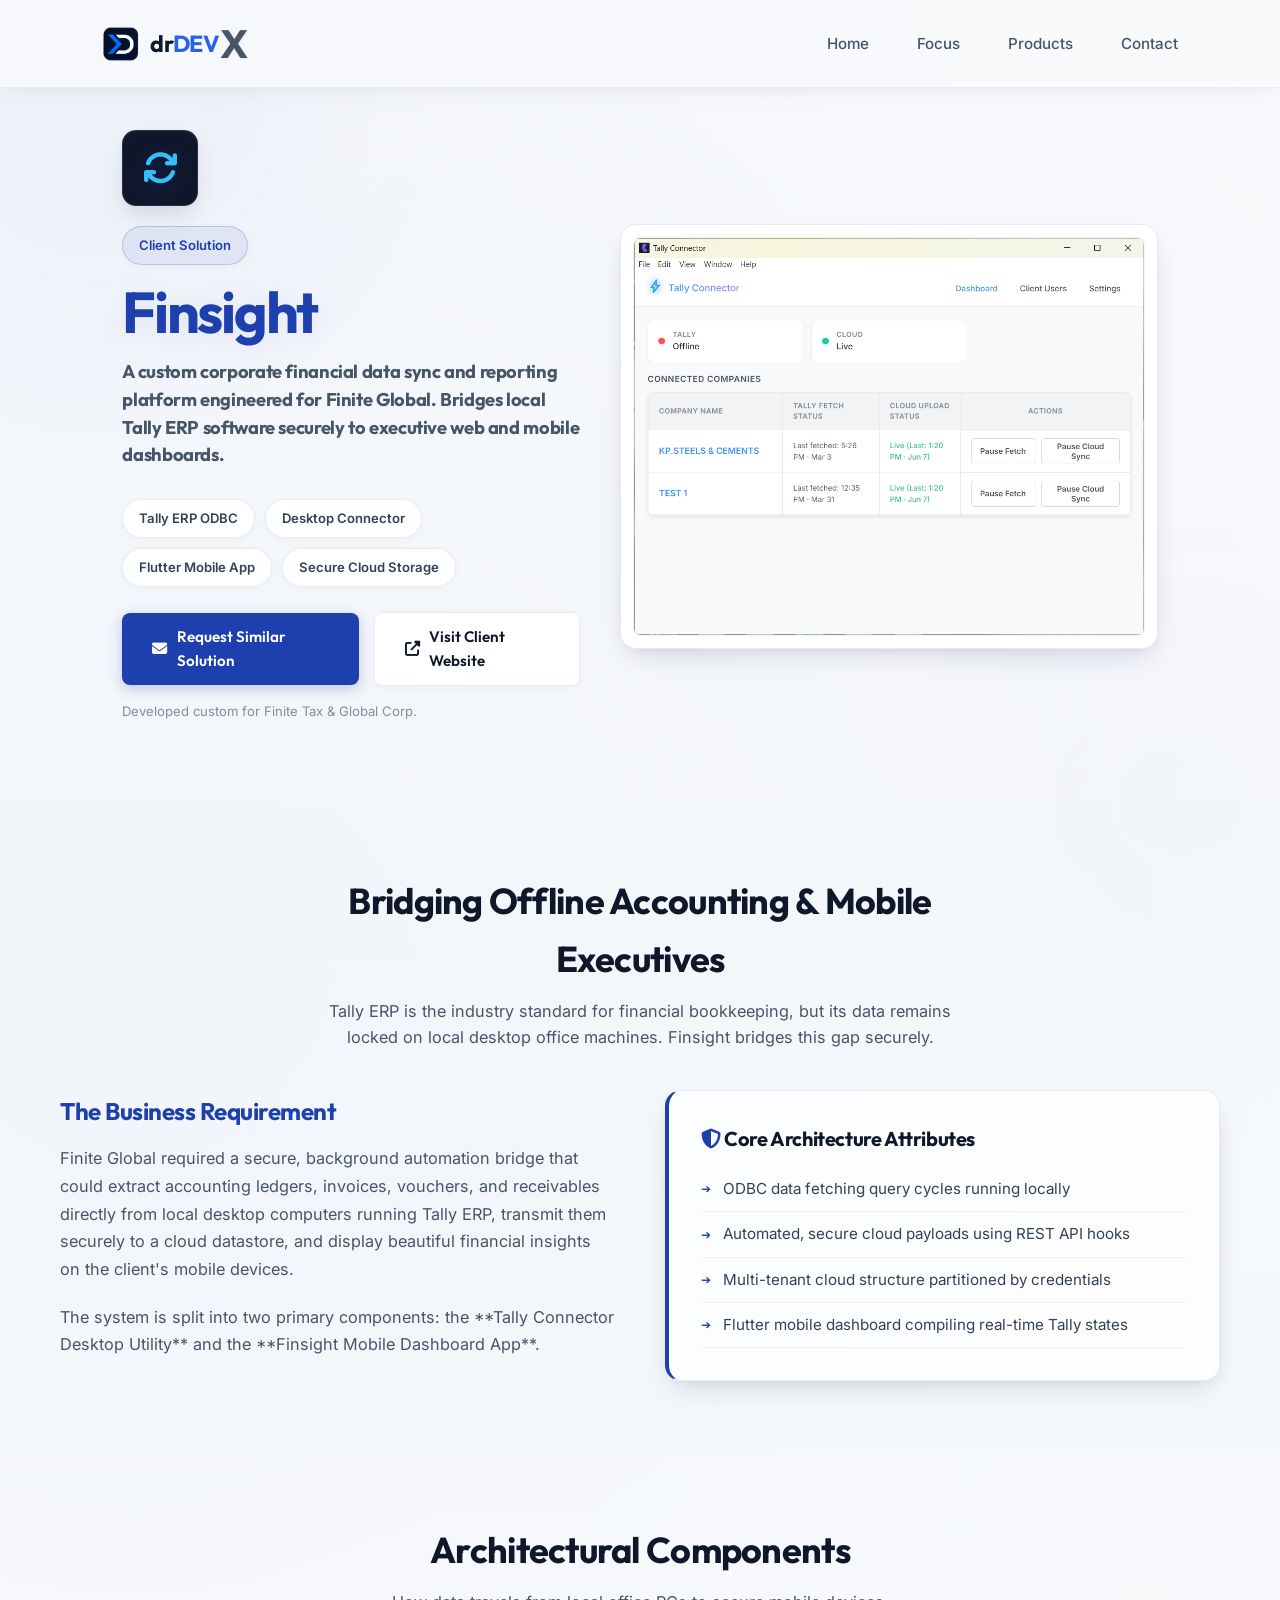
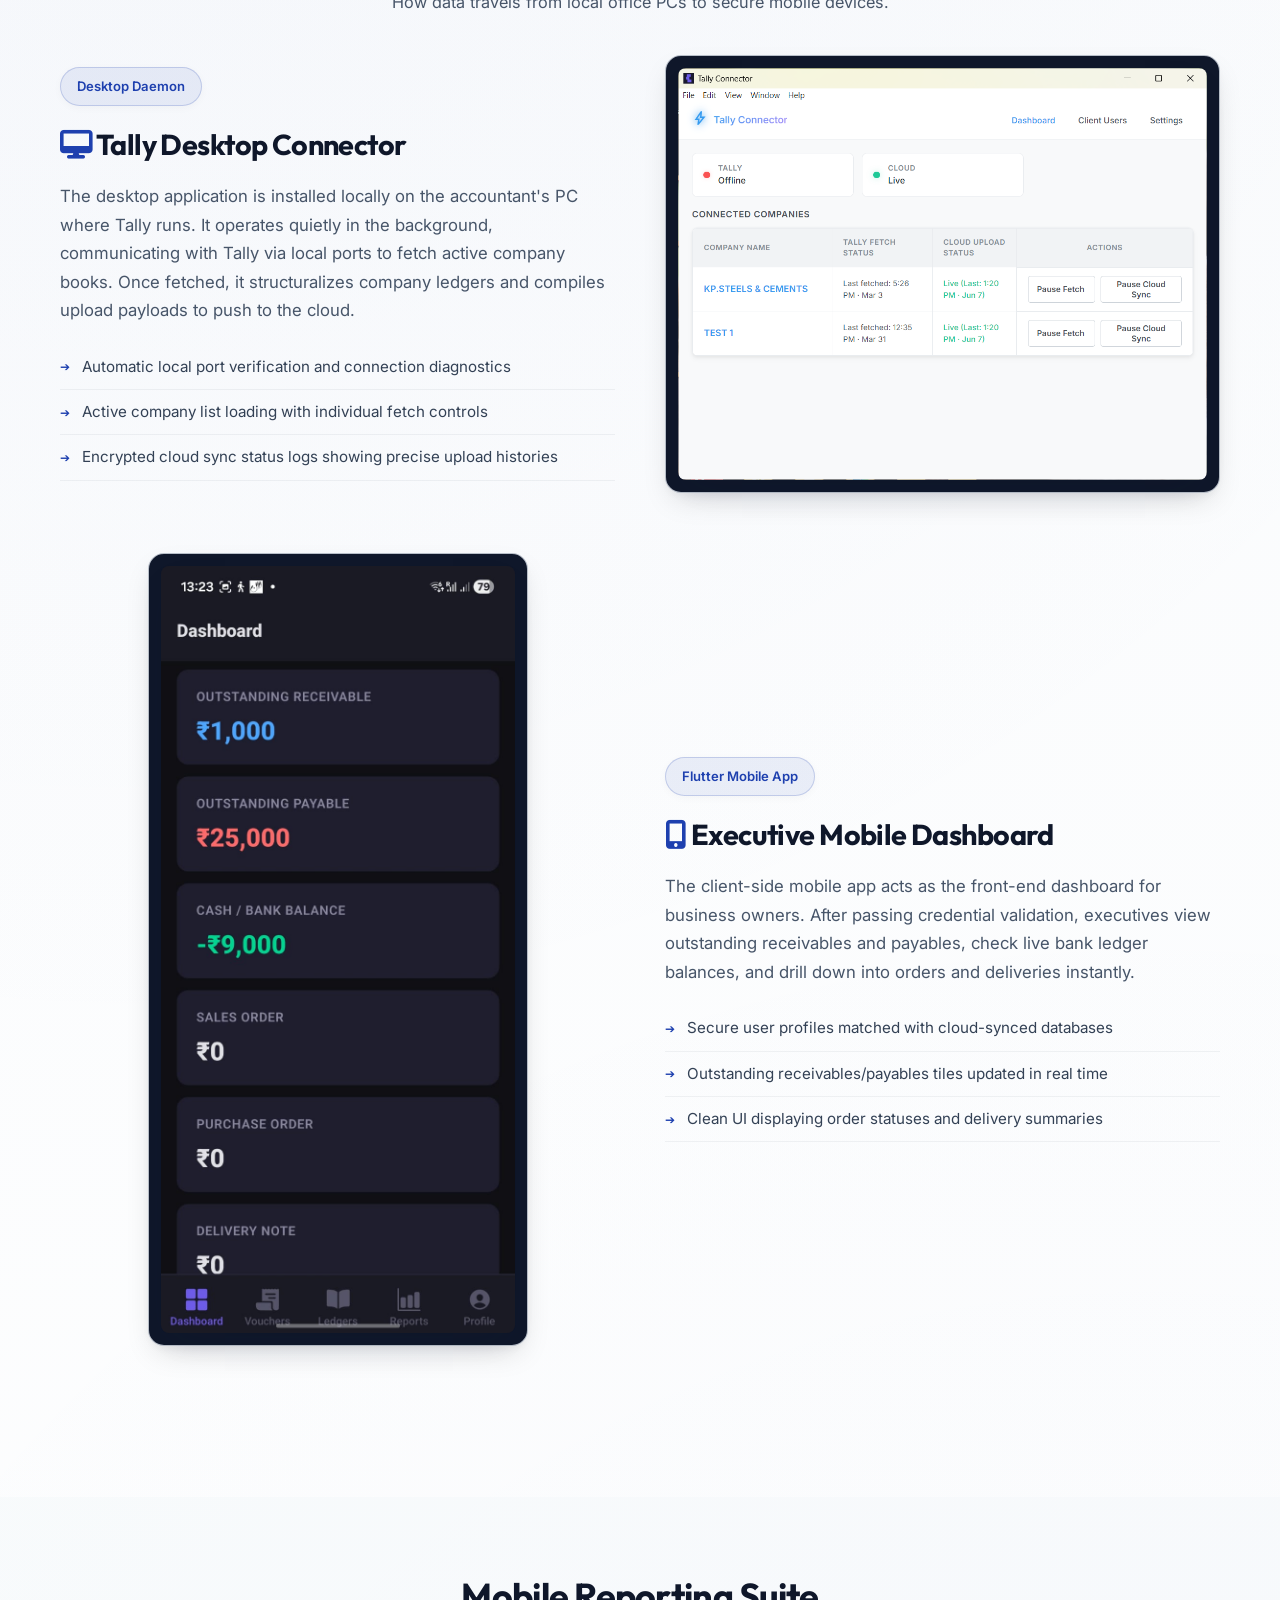
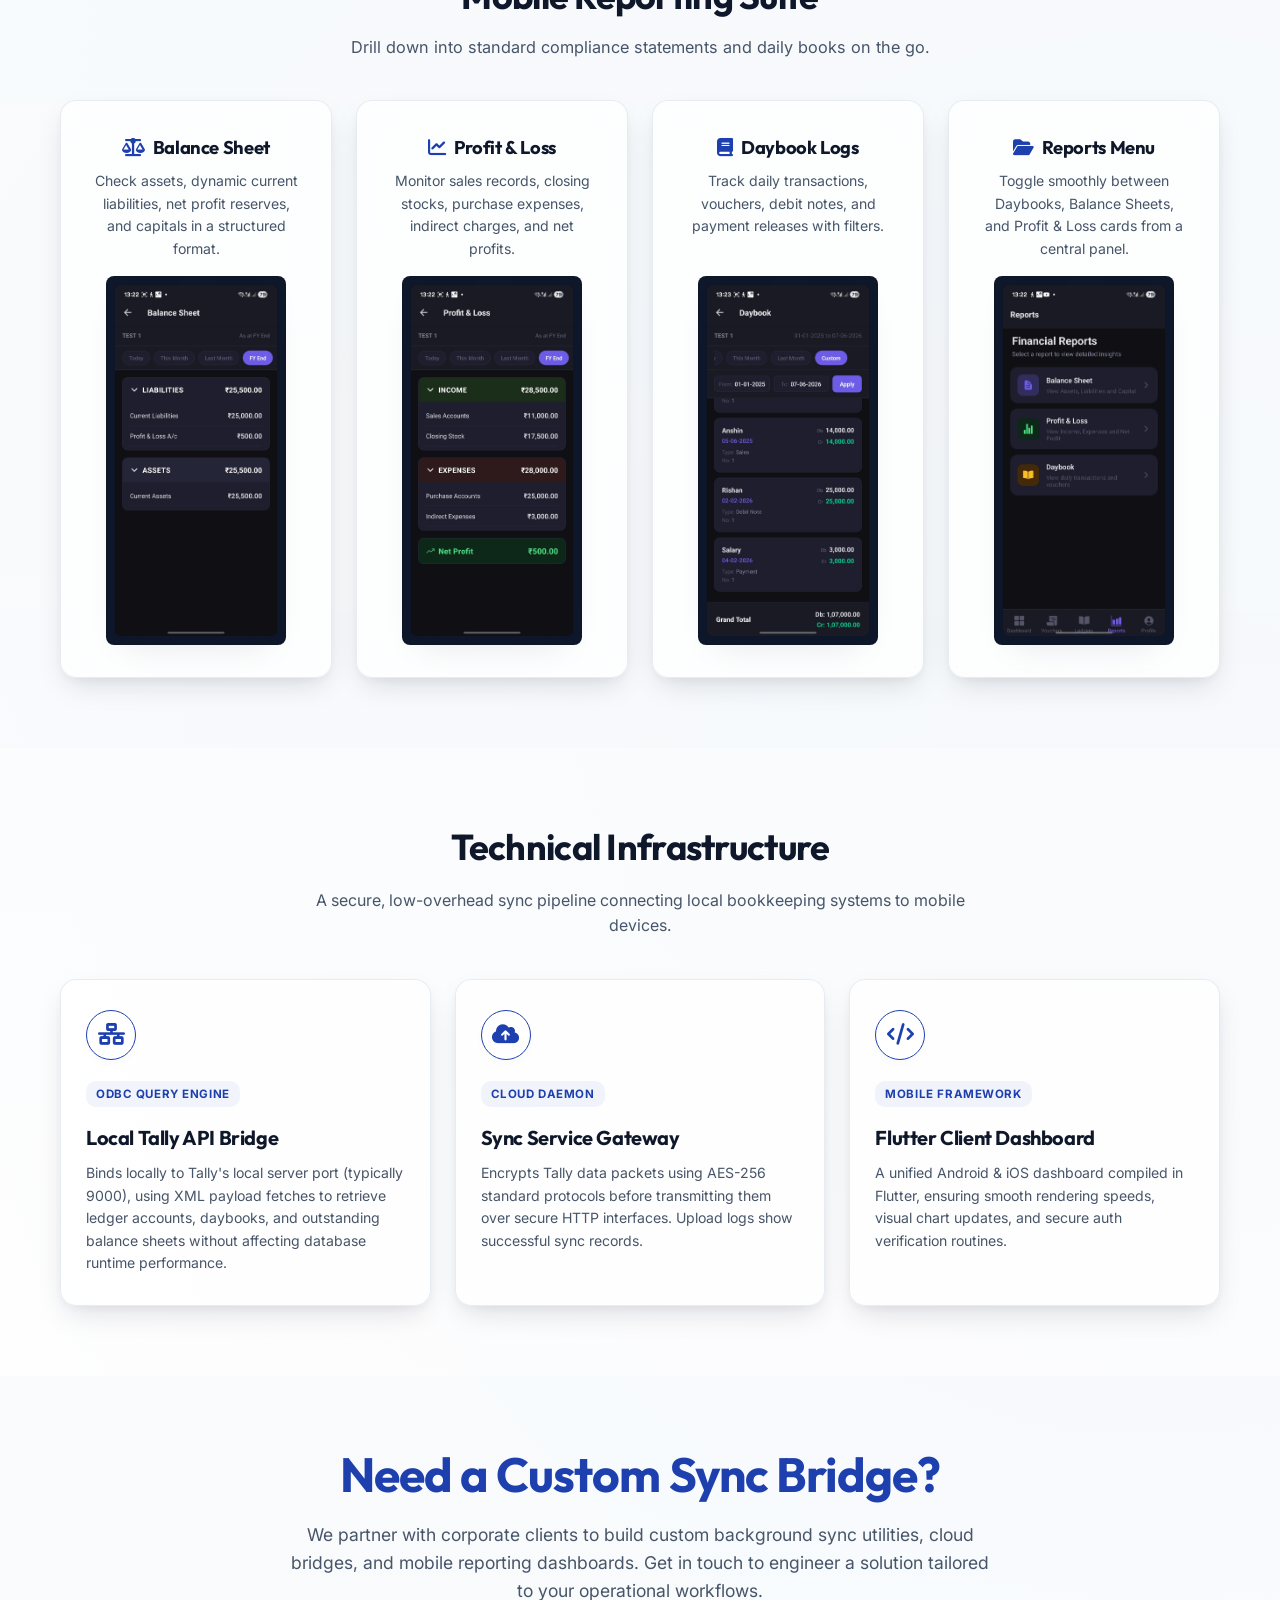
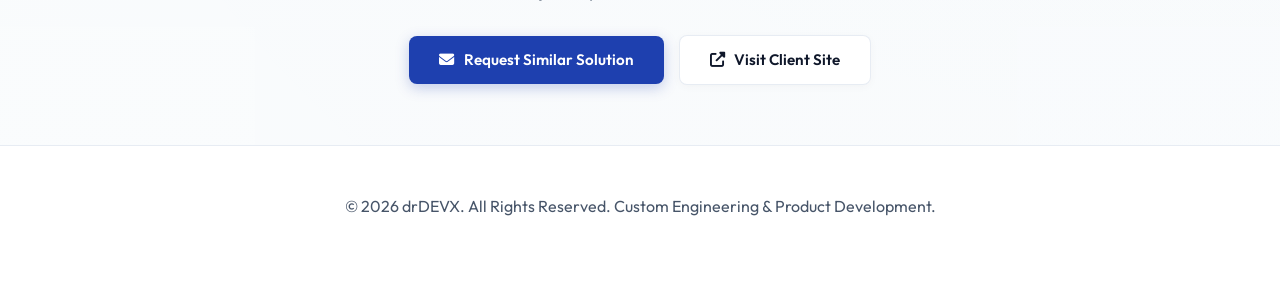
<file: Finsight/index.html>
<!DOCTYPE html>
<html lang="en">

<head>
    <meta charset="utf-8">
    <meta name="viewport" content="width=device-width, initial-scale=1.0">

    <!-- Google Analytics -->
    <script async src="https://www.googletagmanager.com/gtag/js?id=G-JK61WGNC8G"></script>
    <script>
        window.dataLayer = window.dataLayer || [];
        function gtag() { dataLayer.push(arguments); }
        gtag('js', new Date());
        gtag('config', 'G-JK61WGNC8G');
    </script>
    <title>Finsight - Custom Tally ERP to Cloud & Mobile Sync System | drDEVX</title>
    <link rel="icon" type="image/png" href="../assets/dlogo.png">

    <!-- SEO Meta Tags -->
    <meta name="description"
        content="Finsight - A custom enterprise bridge developed for Finite Global. Securely sync Tally ERP local accounts data to cloud databases and view balance sheets, profit & loss, and daybooks in real time via mobile app.">
    <meta name="keywords"
        content="Finsight, Tally connector, Tally to cloud, Tally mobile app, Finite Global, financial dashboard, custom accounting software, ERP bridge, C#, Flutter, drDEVX">
    <meta name="author" content="drDEVX">
    <meta name="robots" content="index, follow">
    <link rel="canonical" href="https://drdevx.pages.dev/Finsight/">

    <!-- Open Graph / Facebook -->
    <meta property="og:type" content="website">
    <meta property="og:url" content="https://drdevx.pages.dev/Finsight/">
    <meta property="og:title" content="Finsight - Tally ERP Cloud Sync Solution">
    <meta property="og:description" content="Securely sync Tally ERP accounting data to cloud databases and view financial reports on dynamic mobile dashboards. Engineered custom for Finite Global.">
    <meta property="og:image" content="https://drdevx.pages.dev/Finsight/desktopApp.png">
    <meta property="og:site_name" content="drDEVX">

    <!-- Twitter Card -->
    <meta name="twitter:card" content="summary_large_image">
    <meta name="twitter:url" content="https://drdevx.pages.dev/Finsight/">
    <meta name="twitter:title" content="Finsight - Tally ERP Cloud Sync Solution">
    <meta name="twitter:description" content="Securely sync Tally ERP accounting data to cloud databases and view financial reports on dynamic mobile dashboards. Engineered custom for Finite Global.">
    <meta name="twitter:image" content="https://drdevx.pages.dev/Finsight/desktopApp.png">

    <!-- Google Fonts -->
    <link
        href="https://fonts.googleapis.com/css2?family=Inter:wght@300;400;500;600;700&family=Outfit:wght@300;400;500;600;700;800&family=JetBrains+Mono:wght@400;500&display=swap"
        rel="stylesheet">
    <link rel="stylesheet" href="https://cdnjs.cloudflare.com/ajax/libs/font-awesome/6.4.0/css/all.min.css">
    <link rel="stylesheet" href="../styles.css">

    <style>
        :root {
            --finsight-blue: #1e40af; /* Solid Dark Blue */
            --finsight-deep: #1e3a8a; /* Deep Navy Blue */
            --finsight-bg-dark: #f8fafc;
            --glass-bg: rgba(255, 255, 255, 0.75);
            --glass-border: rgba(226, 232, 240, 0.8);
            
            --glass-shadow: 0 12px 30px -8px rgba(15, 23, 42, 0.15), 0 4px 12px -2px rgba(15, 23, 42, 0.05);
            --glass-shadow-hover: 0 24px 48px -12px rgba(30, 64, 175, 0.18), 0 8px 20px -4px rgba(15, 23, 42, 0.08);
        }

        /* ========== BASE STYLES ========== */
        * {
            box-sizing: border-box;
            margin: 0;
            padding: 0;
        }

        body {
            background-color: var(--finsight-bg-dark);
            background-image:
                radial-gradient(circle at 10% 20%, rgba(30, 64, 175, 0.03) 0%, transparent 40%),
                radial-gradient(circle at 90% 80%, rgba(30, 64, 175, 0.02) 0%, transparent 40%),
                linear-gradient(to bottom, #f8fafc, #ffffff);
            font-family: 'Inter', sans-serif;
            color: #0f172a;
            overflow-x: hidden;
            line-height: 1.6;
        }

        h1, h2, h3, h4, h5, h6 {
            font-family: 'Outfit', sans-serif;
            font-weight: 700;
            margin-bottom: 15px;
            letter-spacing: -0.02em;
            color: #0f172a;
        }

        h1 {
            font-size: 3.5rem;
            line-height: 1.1;
            color: var(--finsight-blue);
            filter: drop-shadow(0 4px 12px rgba(30, 64, 175, 0.08));
        }

        h2 {
            font-size: 2.25rem;
            letter-spacing: -0.02em;
            margin-bottom: 0.75rem;
        }

        p {
            font-size: 1rem;
            color: #475569;
            margin-bottom: 20px;
            font-weight: 400;
        }

        a {
            text-decoration: none;
            color: inherit;
            transition: all 0.3s ease;
        }

        /* ========== UTILITIES & ACCENTS ========== */
        .highlight-blue { color: var(--finsight-blue); }
        .highlight-deep { color: var(--finsight-deep); }
        .gradient-text {
            color: var(--finsight-blue);
            font-weight: bold;
        }

        .container {
            max-width: 1200px;
            margin: 0 auto;
            padding: 0 20px;
        }

        section {
            padding: 70px 0;
            position: relative;
        }

        section:nth-child(even) {
            background: rgba(241, 245, 249, 0.35);
        }

        /* ========== HOLOGRAPHIC CARDS & GLASSMORPHISM ========== */
        .glass-card {
            background: var(--glass-bg);
            border: 1px solid var(--glass-border);
            border-radius: 16px;
            padding: 2rem;
            backdrop-filter: blur(16px);
            -webkit-backdrop-filter: blur(16px);
            box-shadow: var(--glass-shadow);
            transition: transform 0.4s cubic-bezier(0.165, 0.84, 0.44, 1),
                        box-shadow 0.4s cubic-bezier(0.165, 0.84, 0.44, 1),
                        border-color 0.4s ease;
            will-change: transform, box-shadow;
        }

        .glass-card:hover {
            transform: translateY(-4px);
            box-shadow: var(--glass-shadow-hover);
            border-color: rgba(30, 64, 175, 0.3);
        }

        .hol-image {
            border-radius: 12px;
            box-shadow: 0 15px 35px -10px rgba(15, 23, 42, 0.12), 0 0 0 1px rgba(15, 23, 42, 0.05);
            transition: transform 0.4s ease;
            max-width: 100%;
            height: auto;
            display: block;
        }

        .hol-image:hover {
            transform: scale(1.015);
        }

        /* ========== COMPONENTS ========== */
        .btn-primary {
            display: inline-flex;
            align-items: center;
            justify-content: center;
            gap: 0.6rem;
            background: var(--finsight-blue);
            padding: 12px 30px;
            border-radius: 8px;
            color: #ffffff !important;
            font-weight: 600;
            font-size: 0.95rem;
            font-family: 'Outfit', sans-serif;
            border: none;
            box-shadow: 0 4px 14px rgba(30, 64, 175, 0.25);
            transition: all 0.3s cubic-bezier(0.4, 0, 0.2, 1);
        }

        .btn-primary:hover {
            transform: translateY(-2px);
            box-shadow: 0 6px 20px rgba(30, 64, 175, 0.35);
            color: #ffffff;
        }

        .btn-secondary {
            display: inline-flex;
            align-items: center;
            justify-content: center;
            gap: 0.6rem;
            background: #ffffff;
            border: 1px solid var(--glass-border);
            padding: 12px 30px;
            border-radius: 8px;
            color: #0f172a !important;
            font-weight: 600;
            font-size: 0.95rem;
            font-family: 'Outfit', sans-serif;
            box-shadow: 0 2px 8px rgba(15, 23, 42, 0.03);
            transition: all 0.3s ease;
        }

        .btn-secondary:hover {
            transform: translateY(-2px);
            background: var(--finsight-bg-dark);
            border-color: #cbd5e1;
        }

        .split-grid {
            display: grid;
            grid-template-columns: 1fr 1fr;
            gap: 50px;
            align-items: center;
        }

        ul.feature-list {
            list-style: none;
        }

        ul.feature-list li {
            padding: 10px 0;
            border-bottom: 1px solid rgba(15, 23, 42, 0.05);
            display: flex;
            align-items: center;
            font-size: 0.95rem;
            color: #334155;
        }

        ul.feature-list li::before {
            content: "➔";
            color: var(--finsight-blue);
            margin-right: 12px;
            font-size: 0.8em;
        }

        .features-grid {
            display: grid;
            grid-template-columns: repeat(auto-fit, minmax(250px, 1fr));
            gap: 24px;
            margin-top: 30px;
        }

        .panel-info h4 {
            font-size: 1.25rem;
            margin-bottom: 8px;
            display: flex;
            align-items: center;
            gap: 8px;
        }

        .panel-info p {
            font-size: 0.9rem;
            margin-bottom: 0;
            color: #475569;
        }

        .panel-media {
            border-radius: 8px;
            overflow: hidden;
            background: #0f172a;
            border: 1px solid rgba(15, 23, 42, 0.1);
            display: flex;
            justify-content: center;
            align-items: center;
            margin-top: auto;
            padding: 12px;
        }

        .panel-media img {
            width: 100%;
            height: auto;
            object-fit: contain;
            display: block;
        }

        /* ========== HERO SECTION SPECIFIC ========== */
        .hero-section {
            padding-top: 130px;
            padding-bottom: 60px;
            position: relative;
            overflow: hidden;
            min-height: auto;
        }

        .hero-grid-container {
            max-width: 1200px;
            width: 100%;
            display: grid;
            grid-template-columns: 0.92fr 1.08fr;
            gap: 40px;
            align-items: center;
        }

        .hero-text-side {
            text-align: left;
        }

        .hero-visual-side {
            display: flex;
            justify-content: center;
            align-items: center;
            position: relative;
        }

        .hero-mockup-wrapper {
            background: #ffffff;
            border: 1px solid var(--glass-border);
            padding: 12px;
            border-radius: 16px;
            box-shadow: var(--glass-shadow);
            width: 100%;
            max-width: 580px;
            transition: transform 0.4s ease;
        }

        .hero-mockup-wrapper:hover {
            transform: translateY(-4px) scale(1.01);
            box-shadow: var(--glass-shadow-hover);
        }

        .hero-mockup-img {
            width: 100%;
            height: auto;
            border-radius: 8px;
            display: block;
            border: 1px solid rgba(15, 23, 42, 0.05);
        }

        .hero-title {
            font-size: 3.6rem;
            line-height: 1.1;
            margin-bottom: 15px;
            letter-spacing: -0.04em;
        }

        .hero-subtitle {
            font-size: 1.15rem;
            color: #475569;
            margin-bottom: 30px;
            line-height: 1.5;
        }

        .hero-badges {
            display: flex;
            gap: 10px;
            margin: 25px 0;
            flex-wrap: wrap;
        }

        .badge {
            background: rgba(255, 255, 255, 0.9);
            border: 1px solid var(--glass-border);
            padding: 8px 16px;
            border-radius: 30px;
            display: flex;
            align-items: center;
            font-size: 0.82rem;
            color: #334155;
            font-weight: 600;
            box-shadow: 0 2px 8px rgba(15, 23, 42, 0.03);
            transition: all 0.3s ease;
        }

        .badge:hover {
            transform: translateY(-2px);
            border-color: rgba(30, 64, 175, 0.3);
            background: rgba(30, 64, 175, 0.04);
            color: var(--finsight-blue);
        }

        .hero-cta-group {
            display: flex;
            gap: 15px;
            align-items: center;
        }

        /* ========== DENSE CAPABILITIES SECTION ========== */
        .section-header {
            text-align: center;
            max-width: 650px;
            margin: 0 auto 40px auto;
        }

        .section-title {
            font-size: 2.25rem;
            margin-bottom: 10px;
        }

        .section-subtitle {
            color: #475569;
            font-size: 1.02rem;
        }

        /* ========== TECH SPECS & ARCHITECTURE ========== */
        .tech-spec-grid {
            display: grid;
            grid-template-columns: repeat(3, 1fr);
            gap: 24px;
        }

        .tech-card {
            background: rgba(255, 255, 255, 0.75);
            border: 1px solid var(--glass-border);
            border-radius: 16px;
            padding: 30px 25px;
            text-align: left;
            transition: all 0.4s cubic-bezier(0.165, 0.84, 0.44, 1);
            position: relative;
            overflow: hidden;
            height: 100%;
            box-shadow: var(--glass-shadow);
        }

        .tech-card:hover {
            transform: translateY(-5px);
            border-color: rgba(30, 64, 175, 0.3);
            box-shadow: var(--glass-shadow-hover);
        }

        .tech-icon-circle {
            width: 50px;
            height: 50px;
            border-radius: 50%;
            background: #ffffff;
            display: flex;
            align-items: center;
            justify-content: center;
            font-size: 1.35rem;
            margin-bottom: 20px;
            border: 1px solid var(--glass-border);
            box-shadow: 0 4px 10px rgba(15, 23, 42, 0.02);
        }

        .tech-card h4 {
            font-size: 1.25rem;
            margin-bottom: 8px;
        }

        .tech-tag {
            display: inline-block;
            font-size: 0.72rem;
            text-transform: uppercase;
            letter-spacing: 0.05em;
            padding: 4px 10px;
            border-radius: 10px;
            background: rgba(30, 64, 175, 0.06);
            color: var(--finsight-blue);
            margin-bottom: 15px;
            font-weight: 700;
        }

        /* ========== SCROLL ANIMATION CSS ========== */
        .reveal-on-scroll {
            opacity: 0;
            transform: translateY(20px);
            transition: opacity 0.7s cubic-bezier(0.165, 0.84, 0.44, 1),
                        transform 0.7s cubic-bezier(0.165, 0.84, 0.44, 1);
        }

        .reveal-on-scroll.visible {
            opacity: 1;
            transform: translateY(0);
        }

        /* ========== RESPONSIVE ========== */
        @media screen and (max-width: 900px) {
            .hero-grid-container {
                grid-template-columns: 1fr;
                text-align: center;
                gap: 30px;
            }

            .hero-text-side {
                text-align: center;
                display: flex;
                flex-direction: column;
                align-items: center;
            }

            .hero-badges {
                justify-content: center;
            }

            .hero-cta-group {
                justify-content: center;
                flex-direction: column;
                width: 100%;
            }

            .btn-primary, .btn-secondary {
                width: 100%;
            }

            .split-grid {
                grid-template-columns: 1fr;
                gap: 30px;
                text-align: center;
            }

            .tech-spec-grid {
                grid-template-columns: 1fr;
                gap: 20px;
            }

            ul.feature-list {
                text-align: left;
                display: inline-block;
            }
        }

        @media screen and (max-width: 480px) {
            .hero-title { font-size: 2.4rem !important; }
            section { padding: 50px 0; }
            
            .hero-badges {
                display: grid;
                grid-template-columns: 1fr 1fr;
            }
        }

        /* Scroll Progress */
        .scroll-progress {
            background: var(--finsight-blue);
            box-shadow: 0 0 10px rgba(30, 64, 175, 0.4);
            height: 3px;
            z-index: 9999;
        }

        /* Custom cursor highlight */
        .cursor-glow {
            position: fixed;
            width: 500px;
            height: 500px;
            border-radius: 50%;
            background: radial-gradient(circle, rgba(30, 64, 175, 0.04) 0%, rgba(255, 255, 255, 0) 70%);
            pointer-events: none;
            transform: translate(-50%, -50%);
            z-index: 0;
            transition: opacity 0.5s ease;
            opacity: 0;
        }

        /* Soft Glow Orbs */
        .glow-orb {
            position: fixed;
            border-radius: 50%;
            filter: blur(130px);
            z-index: -1;
            opacity: 0.7;
        }

        .orb-1 {
            width: 500px;
            height: 500px;
            background: rgba(30, 64, 175, 0.05);
            top: -150px;
            left: -150px;
            animation: floating-orb 15s infinite ease-in-out;
        }

        .orb-2 {
            width: 400px;
            height: 400px;
            background: rgba(30, 64, 175, 0.03);
            bottom: -100px;
            right: -100px;
            animation: floating-orb 18s infinite ease-in-out reverse;
        }

        @keyframes floating-orb {
            0% { transform: translate(0, 0) scale(1); }
            50% { transform: translate(50px, 80px) scale(1.1); }
            100% { transform: translate(0, 0) scale(1); }
        }
    </style>
</head>

<body>
    <div class="scroll-progress" id="scroll-progress-bar"></div>
    <div class="noise-overlay"></div>
    <div class="cursor-glow" id="custom-cursor-glow"></div>

    <!-- Soft Glow Orbs -->
    <div class="glow-orb orb-1"></div>
    <div class="glow-orb orb-2"></div>

    <!-- NAVIGATION -->
    <nav class="glass-nav">
        <div class="logo-container">
            <a href="../index.html">
                <img src="../assets/dlogo.png" alt="drDEVX Logo" class="nav-logo">
                <span class="brand-text">
                    <span class="brand-dr">dr</span><span class="brand-dev">DEV</span><span class="brand-x">X</span>
                </span>
            </a>
        </div>
        <ul class="nav-links">
            <li><a href="../index.html#home">Home</a></li>
            <li><a href="../index.html#focus">Focus</a></li>
            <li><a href="../index.html#products">Products</a></li>
            <li><a href="../index.html#contact">Contact</a></li>
        </ul>
        <div class="hamburger">
            <i class="fas fa-bars"></i>
        </div>
    </nav>

    <!-- HERO SECTION -->
    <section class="hero-section">
        <div class="container">
            <div class="hero-grid-container">
                <div class="hero-text-side fade-in-up">
                    <div class="logo-badge-card" style="width: 76px; height: 76px; display: inline-flex; align-items: center; justify-content: center; background: #0f172a; border-radius: 14px; border: 1px solid rgba(255, 255, 255, 0.1); margin-bottom: 20px; box-shadow: 0 10px 25px -5px rgba(15, 23, 42, 0.15), inset 0 1px 1px rgba(255,255,255,0.05);">
                        <i class="fas fa-sync" style="font-size: 2.2rem; color: #38bdf8; filter: drop-shadow(0 4px 10px rgba(30,64,175,0.35));"></i>
                    </div>
                    <span class="badge" style="background: rgba(30, 64, 175, 0.08); color: var(--finsight-blue); border-color: rgba(30, 64, 175, 0.2); width: fit-content; margin-bottom: 15px;">Client Solution</span>
                    <h1 class="hero-title">Finsight</h1>
                    <h3 class="hero-subtitle">A custom corporate financial data sync and reporting platform engineered for Finite Global. Bridges local Tally ERP software securely to executive web and mobile dashboards.</h3>

                    <div class="hero-badges">
                        <div class="badge"><span>Tally ERP ODBC</span></div>
                        <div class="badge"><span>Desktop Connector</span></div>
                        <div class="badge"><span>Flutter Mobile App</span></div>
                        <div class="badge"><span>Secure Cloud Storage</span></div>
                    </div>

                    <div class="hero-cta-group">
                        <a href="../index.html#contact" class="btn-primary" id="request-quote-btn"><i class="fas fa-envelope"></i> Request Similar Solution</a>
                        <a href="https://www.finiteglobal.com/" target="_blank" class="btn-secondary" id="client-website-btn"><i class="fas fa-external-link-alt"></i> Visit Client Website</a>
                    </div>
                    <p style="margin-top: 15px; font-size: 0.82rem; opacity: 0.65;">
                        Developed custom for Finite Tax & Global Corp.
                    </p>
                </div>
                <div class="hero-visual-side fade-in-up">
                    <div class="hero-mockup-wrapper">
                        <!-- Displays the Tally Connector Desktop Sync Utility -->
                        <img src="./desktopApp.png" class="hero-mockup-img" alt="Tally Connector Desktop Utility">
                    </div>
                </div>
            </div>
        </div>
    </section>

    <!-- PROJECT OVERVIEW -->
    <section id="project-overview">
        <div class="container">
            <div class="section-header reveal-on-scroll">
                <h2 class="section-title">Bridging Offline Accounting & Mobile Executives</h2>
                <p class="section-subtitle">Tally ERP is the industry standard for financial bookkeeping, but its data remains locked on local desktop office machines. Finsight bridges this gap securely.</p>
            </div>
            
            <div class="split-grid">
                <div class="reveal-on-scroll">
                    <h3 style="font-size: 1.5rem; margin-bottom: 15px; color: var(--finsight-blue);">The Business Requirement</h3>
                    <p style="color: #475569; font-size: 1.02rem; line-height: 1.7;">
                        Finite Global required a secure, background automation bridge that could extract accounting ledgers, invoices, vouchers, and receivables directly from local desktop computers running Tally ERP, transmit them securely to a cloud datastore, and display beautiful financial insights on the client's mobile devices.
                    </p>
                    <p style="color: #475569; font-size: 1.02rem; line-height: 1.7;">
                        The system is split into two primary components: the **Tally Connector Desktop Utility** and the **Finsight Mobile Dashboard App**.
                    </p>
                </div>
                <div class="glass-card reveal-on-scroll" style="border-left: 4px solid var(--finsight-blue);">
                    <h4 style="font-size: 1.25rem; margin-bottom: 12px;"><i class="fas fa-shield-alt" style="color: var(--finsight-blue);"></i> Core Architecture Attributes</h4>
                    <ul class="feature-list">
                        <li>ODBC data fetching query cycles running locally</li>
                        <li>Automated, secure cloud payloads using REST API hooks</li>
                        <li>Multi-tenant cloud structure partitioned by credentials</li>
                        <li>Flutter mobile dashboard compiling real-time Tally states</li>
                    </ul>
                </div>
            </div>
        </div>
    </section>

    <!-- ARCHITECTURAL COMPONENTS -->
    <section id="components">
        <div class="container">
            <div class="section-header reveal-on-scroll">
                <h2 class="section-title">Architectural Components</h2>
                <p class="section-subtitle">How data travels from local office PCs to secure mobile devices.</p>
            </div>

            <!-- Component 1: Tally Connector (Image Right) -->
            <div class="split-grid reveal-on-scroll" style="margin-bottom: 60px;">
                <div>
                    <span class="badge" style="background: rgba(30, 64, 175, 0.08); color: var(--finsight-blue); border-color: rgba(30, 64, 175, 0.2); width: fit-content; margin-bottom: 15px;">Desktop Daemon</span>
                    <h3 style="font-size: 1.8rem; margin-bottom: 15px;"><i class="fas fa-desktop" style="color: var(--finsight-blue);"></i> Tally Desktop Connector</h3>
                    <p style="font-size: 1.05rem; line-height: 1.7; color: #475569; margin-bottom: 20px;">
                        The desktop application is installed locally on the accountant's PC where Tally runs. It operates quietly in the background, communicating with Tally via local ports to fetch active company books. Once fetched, it structuralizes company ledgers and compiles upload payloads to push to the cloud.
                    </p>
                    <ul class="feature-list">
                        <li>Automatic local port verification and connection diagnostics</li>
                        <li>Active company list loading with individual fetch controls</li>
                        <li>Encrypted cloud sync status logs showing precise upload histories</li>
                    </ul>
                </div>
                <div class="glass-card" style="padding: 12px; display: flex; justify-content: center; align-items: center; background: #0f172a;">
                    <img src="./desktopApp.png" class="hol-image" alt="Tally Connector Desktop Utility UI" style="border-radius: 8px; width: 100%;">
                </div>
            </div>

            <!-- Component 2: Mobile App Dashboard (Image Left) -->
            <div class="split-grid reveal-on-scroll" style="margin-bottom: 80px;">
                <div class="glass-card" style="padding: 12px; display: flex; justify-content: center; align-items: center; background: #0f172a; max-width: 380px; margin: 0 auto;">
                    <img src="./Mobile app/mobile_dashboard.jpeg" class="hol-image" alt="Finsight Mobile Dashboard Screen" style="border-radius: 8px; width: 100%;">
                </div>
                <div>
                    <span class="badge" style="background: rgba(30, 64, 175, 0.08); color: var(--finsight-blue); border-color: rgba(30, 64, 175, 0.2); width: fit-content; margin-bottom: 15px;">Flutter Mobile App</span>
                    <h3 style="font-size: 1.8rem; margin-bottom: 15px;"><i class="fas fa-mobile-alt" style="color: var(--finsight-blue);"></i> Executive Mobile Dashboard</h3>
                    <p style="font-size: 1.05rem; line-height: 1.7; color: #475569; margin-bottom: 20px;">
                        The client-side mobile app acts as the front-end dashboard for business owners. After passing credential validation, executives view outstanding receivables and payables, check live bank ledger balances, and drill down into orders and deliveries instantly.
                    </p>
                    <ul class="feature-list">
                        <li>Secure user profiles matched with cloud-synced databases</li>
                        <li>Outstanding receivables/payables tiles updated in real time</li>
                        <li>Clean UI displaying order statuses and delivery summaries</li>
                    </ul>
                </div>
            </div>
        </div>
    </section>

    <!-- MOBILE REPORTS GALLERY -->
    <section id="gallery">
        <div class="container">
            <div class="section-header reveal-on-scroll">
                <h2 class="section-title">Mobile Reporting Suite</h2>
                <p class="section-subtitle">Drill down into standard compliance statements and daily books on the go.</p>
            </div>

            <div class="features-grid reveal-on-scroll">
                <!-- Report Card 1: Balance Sheet -->
                <div class="glass-card" style="display: flex; flex-direction: column; justify-content: space-between; align-items: center; text-align: center;">
                    <div class="panel-info">
                        <h4 style="font-size: 1.15rem; margin-bottom: 8px; justify-content: center;">
                            <i class="fas fa-balance-scale" style="color: var(--finsight-blue);"></i> Balance Sheet
                        </h4>
                        <p style="font-size: 0.88rem; color: #475569; margin-bottom: 15px;">
                            Check assets, dynamic current liabilities, net profit reserves, and capitals in a structured format.
                        </p>
                    </div>
                    <div style="background: #0f172a; padding: 8px; border-radius: 8px; max-width: 180px; margin-top: auto; border: 1px solid rgba(15, 23, 42, 0.1);">
                        <img src="./Mobile app/mobile_balance_sheet.jpeg" class="hol-image" alt="Mobile Balance Sheet" style="width: 100%; border-radius: 6px;">
                    </div>
                </div>

                <!-- Report Card 2: Profit & Loss -->
                <div class="glass-card" style="display: flex; flex-direction: column; justify-content: space-between; align-items: center; text-align: center;">
                    <div class="panel-info">
                        <h4 style="font-size: 1.15rem; margin-bottom: 8px; justify-content: center;">
                            <i class="fas fa-chart-line" style="color: var(--finsight-blue);"></i> Profit & Loss
                        </h4>
                        <p style="font-size: 0.88rem; color: #475569; margin-bottom: 15px;">
                            Monitor sales records, closing stocks, purchase expenses, indirect charges, and net profits.
                        </p>
                    </div>
                    <div style="background: #0f172a; padding: 8px; border-radius: 8px; max-width: 180px; margin-top: auto; border: 1px solid rgba(15, 23, 42, 0.1);">
                        <img src="./Mobile app/mobile_profit_loss.jpeg" class="hol-image" alt="Mobile Profit & Loss" style="width: 100%; border-radius: 6px;">
                    </div>
                </div>

                <!-- Report Card 3: Daybook -->
                <div class="glass-card" style="display: flex; flex-direction: column; justify-content: space-between; align-items: center; text-align: center;">
                    <div class="panel-info">
                        <h4 style="font-size: 1.15rem; margin-bottom: 8px; justify-content: center;">
                            <i class="fas fa-book" style="color: var(--finsight-blue);"></i> Daybook Logs
                        </h4>
                        <p style="font-size: 0.88rem; color: #475569; margin-bottom: 15px;">
                            Track daily transactions, vouchers, debit notes, and payment releases with filters.
                        </p>
                    </div>
                    <div style="background: #0f172a; padding: 8px; border-radius: 8px; max-width: 180px; margin-top: auto; border: 1px solid rgba(15, 23, 42, 0.1);">
                        <img src="./Mobile app/mobile_daybook.jpeg" class="hol-image" alt="Mobile Daybook Logs" style="width: 100%; border-radius: 6px;">
                    </div>
                </div>

                <!-- Report Card 4: Reports Menu -->
                <div class="glass-card" style="display: flex; flex-direction: column; justify-content: space-between; align-items: center; text-align: center;">
                    <div class="panel-info">
                        <h4 style="font-size: 1.15rem; margin-bottom: 8px; justify-content: center;">
                            <i class="fas fa-folder-open" style="color: var(--finsight-blue);"></i> Reports Menu
                        </h4>
                        <p style="font-size: 0.88rem; color: #475569; margin-bottom: 15px;">
                            Toggle smoothly between Daybooks, Balance Sheets, and Profit & Loss cards from a central panel.
                        </p>
                    </div>
                    <div style="background: #0f172a; padding: 8px; border-radius: 8px; max-width: 180px; margin-top: auto; border: 1px solid rgba(15, 23, 42, 0.1);">
                        <img src="./Mobile app/mobile_reports.jpeg" class="hol-image" alt="Mobile Reports List" style="width: 100%; border-radius: 6px;">
                    </div>
                </div>
            </div>
        </div>
    </section>

    <!-- ARCHITECTURE SPECIFICATIONS -->
    <section style="position: relative;" id="specifications">
        <div class="container reveal-on-scroll">
            <div class="section-header">
                <h2 style="font-size: 2.25rem;">Technical Infrastructure</h2>
                <p>A secure, low-overhead sync pipeline connecting local bookkeeping systems to mobile devices.</p>
            </div>

            <div class="tech-spec-grid">
                <!-- Specification 1: ODBC Gateway -->
                <div class="tech-card">
                    <div class="tech-icon-circle" style="border-color: var(--finsight-blue);">
                        <i class="fas fa-network-wired" style="color: var(--finsight-blue);"></i>
                    </div>
                    <span class="tech-tag">ODBC Query Engine</span>
                    <h4>Local Tally API Bridge</h4>
                    <p style="font-size: 0.88rem; margin: 0; color: #475569;">Binds locally to Tally's local server port (typically 9000), using XML payload fetches to retrieve ledger accounts, daybooks, and outstanding balance sheets without affecting database runtime performance.</p>
                </div>

                <!-- Specification 2: Cloud Sync -->
                <div class="tech-card">
                    <div class="tech-icon-circle" style="border-color: var(--finsight-blue);">
                        <i class="fas fa-cloud-upload-alt" style="color: var(--finsight-blue);"></i>
                    </div>
                    <span class="tech-tag">Cloud Daemon</span>
                    <h4>Sync Service Gateway</h4>
                    <p style="font-size: 0.88rem; margin: 0; color: #475569;">Encrypts Tally data packets using AES-256 standard protocols before transmitting them over secure HTTP interfaces. Upload logs show successful sync records.</p>
                </div>

                <!-- Specification 3: Flutter Mobile App -->
                <div class="tech-card">
                    <div class="tech-icon-circle" style="border-color: var(--finsight-blue);">
                        <i class="fas fa-code" style="color: var(--finsight-blue);"></i>
                    </div>
                    <span class="tech-tag">Mobile Framework</span>
                    <h4>Flutter Client Dashboard</h4>
                    <p style="font-size: 0.88rem; margin: 0; color: #475569;">A unified Android & iOS dashboard compiled in Flutter, ensuring smooth rendering speeds, visual chart updates, and secure auth verification routines.</p>
                </div>
            </div>
        </div>
    </section>

    <!-- FOOTER CTA -->
    <section style="text-align: center; padding: 60px 0;" id="request-footer">
        <div class="container reveal-on-scroll">
            <h2 style="font-size: 3rem; margin-bottom: 8px; color: var(--finsight-blue);">Need a Custom Sync Bridge?</h2>
            <p style="font-size: 1.1rem; margin-bottom: 30px; color: #475569; max-width: 700px; margin-left: auto; margin-right: auto;">
                We partner with corporate clients to build custom background sync utilities, cloud bridges, and mobile reporting dashboards. Get in touch to engineer a solution tailored to your operational workflows.
            </p>
            <div style="display: flex; gap: 15px; justify-content: center; align-items: center; flex-wrap: wrap;">
                <a href="../index.html#contact" class="btn-primary"><i class="fas fa-envelope"></i> Request Similar Solution</a>
                <a href="https://www.finiteglobal.com/" target="_blank" class="btn-secondary"><i class="fas fa-external-link-alt"></i> Visit Client Site</a>
            </div>
        </div>
    </section>

    <footer>
        <p>&copy; 2026 drDEVX. All Rights Reserved. Custom Engineering & Product Development.</p>
    </footer>

    <script>
        // Header shrink on scroll
        window.addEventListener('scroll', () => {
            const header = document.querySelector('.glass-nav');
            if (header) {
                if (window.scrollY > 40) {
                    header.classList.add('scrolled');
                } else {
                    header.classList.remove('scrolled');
                }
            }
        });

        document.addEventListener('DOMContentLoaded', () => {
            // Scroll Progress Bar Logic
            const progressBar = document.getElementById('scroll-progress-bar');
            window.addEventListener('scroll', () => {
                const winScroll = document.body.scrollTop || document.documentElement.scrollTop;
                const height = document.documentElement.scrollHeight - document.documentElement.clientHeight;
                const scrolled = (winScroll / height) * 100;
                if (progressBar) {
                    progressBar.style.width = scrolled + "%";
                }
            });

            // Hamburger Menu Toggle
            const hamburger = document.querySelector('.hamburger');
            const navLinks = document.querySelector('.nav-links');

            if (hamburger && navLinks) {
                hamburger.addEventListener('click', () => {
                    navLinks.classList.toggle('active');
                    const icon = hamburger.querySelector('i');
                    if (navLinks.classList.contains('active')) {
                        icon.classList.remove('fa-bars');
                        icon.classList.add('fa-times');
                    } else {
                        icon.classList.remove('fa-times');
                        icon.classList.add('fa-bars');
                    }
                });

                // Close menu when a link is clicked
                document.querySelectorAll('.nav-links a').forEach(link => {
                    link.addEventListener('click', () => {
                        navLinks.classList.remove('active');
                        const icon = hamburger.querySelector('i');
                        if (icon) {
                            icon.classList.remove('fa-times');
                            icon.classList.add('fa-bars');
                        }
                    });
                });
            }

            // Custom cursor glow (desktop only)
            const cursorGlow = document.getElementById('custom-cursor-glow');
            if (cursorGlow && window.innerWidth > 768) {
                document.addEventListener('mousemove', (e) => {
                    cursorGlow.style.left = e.clientX + 'px';
                    cursorGlow.style.top = e.clientY + 'px';
                    cursorGlow.style.opacity = '1';
                });
                document.addEventListener('mouseleave', () => {
                    cursorGlow.style.opacity = '0';
                });
            }

            // 3D Card Tilt Effect (Desktop only)
            const cards = document.querySelectorAll('.glass-card, .tech-card');
            if (cards.length > 0 && window.innerWidth > 768) {
                cards.forEach(card => {
                    card.addEventListener('mousemove', (e) => {
                        const rect = card.getBoundingClientRect();
                        const x = e.clientX - rect.left;
                        const y = e.clientY - rect.top;

                        const xRotation = -((y - rect.height / 2) / (rect.height / 16));
                        const yRotation = (x - rect.width / 2) / (rect.width / 16);

                        card.style.transform = `perspective(1000px) scale(1.015) rotateX(${xRotation}deg) rotateY(${yRotation}deg)`;
                        card.style.boxShadow = `0 20px 45px -10px rgba(30, 64, 175, 0.12), 0 0 1px rgba(30, 64, 175, 0.1)`;
                    });

                    card.addEventListener('mouseleave', () => {
                        card.style.transform = 'perspective(1000px) scale(1) rotateX(0) rotateY(0)';
                        card.style.boxShadow = '';
                    });
                });
            }

            // Scroll Animation Observer
            const observerOptions = {
                root: null,
                rootMargin: '0px 0px -50px 0px',
                threshold: 0.1
            };

            const observer = new IntersectionObserver((entries, observer) => {
                entries.forEach(entry => {
                    if (entry.isIntersecting) {
                        entry.target.classList.add('visible');
                        observer.unobserve(entry.target);
                    }
                });
            }, observerOptions);

            const elements = document.querySelectorAll('.reveal-on-scroll');
            elements.forEach(el => observer.observe(el));

            // Star Burst Click Particle Animation
            function createStarBurst(x, y) {
                const particleCount = 12;
                for (let i = 0; i < particleCount; i++) {
                    const particle = document.createElement('div');
                    particle.classList.add('star-burst');

                    const angle = (Math.PI * 2 / particleCount) * i;
                    const distance = 50 + Math.random() * 30;
                    const tx = Math.cos(angle) * distance + 'px';
                    const ty = Math.sin(angle) * distance + 'px';

                    particle.style.left = x + 'px';
                    particle.style.top = y + 'px';
                    particle.style.setProperty('--tx', tx);
                    particle.style.setProperty('--ty', ty);

                    // Add dynamic coloring matching the Finsight dark blue theme
                    particle.style.background = 'var(--finsight-blue)';
                    particle.style.boxShadow = '0 0 8px rgba(30, 64, 175, 0.6)';

                    document.body.appendChild(particle);
                    setTimeout(() => particle.remove(), 600);
                }
            }

            // Attach to clickables
            const clickables = document.querySelectorAll('a, button, .btn');
            clickables.forEach(btn => {
                btn.addEventListener('click', (e) => {
                    createStarBurst(e.clientX, e.clientY);

                    const href = btn.getAttribute('href');
                    const target = btn.getAttribute('target');
                    if (href && href !== '#' && !href.startsWith('#')) {
                        e.preventDefault();
                        setTimeout(() => {
                            if (target === '_blank') {
                                window.open(href, '_blank');
                            } else {
                                window.location.href = href;
                            }
                        }, 350);
                    }
                });
            });
        });
    </script>
</body>

</html>
</file>
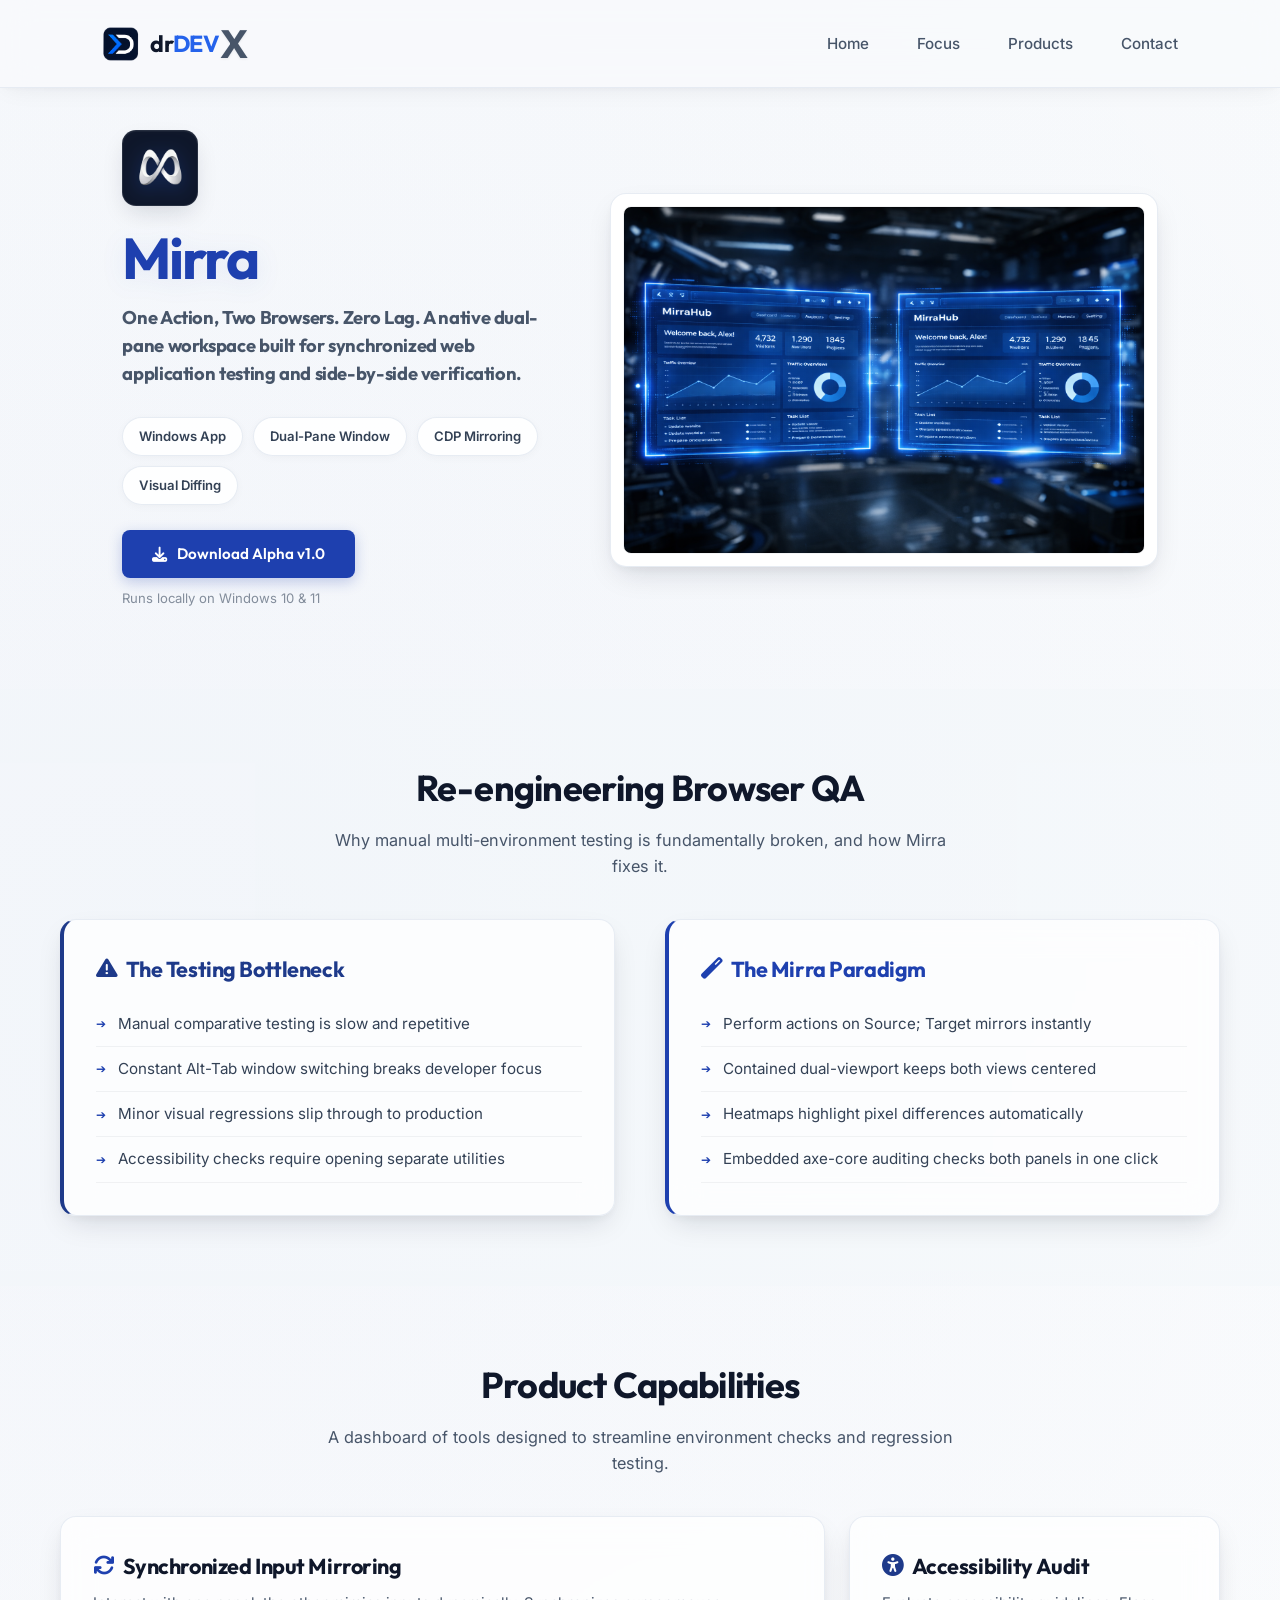
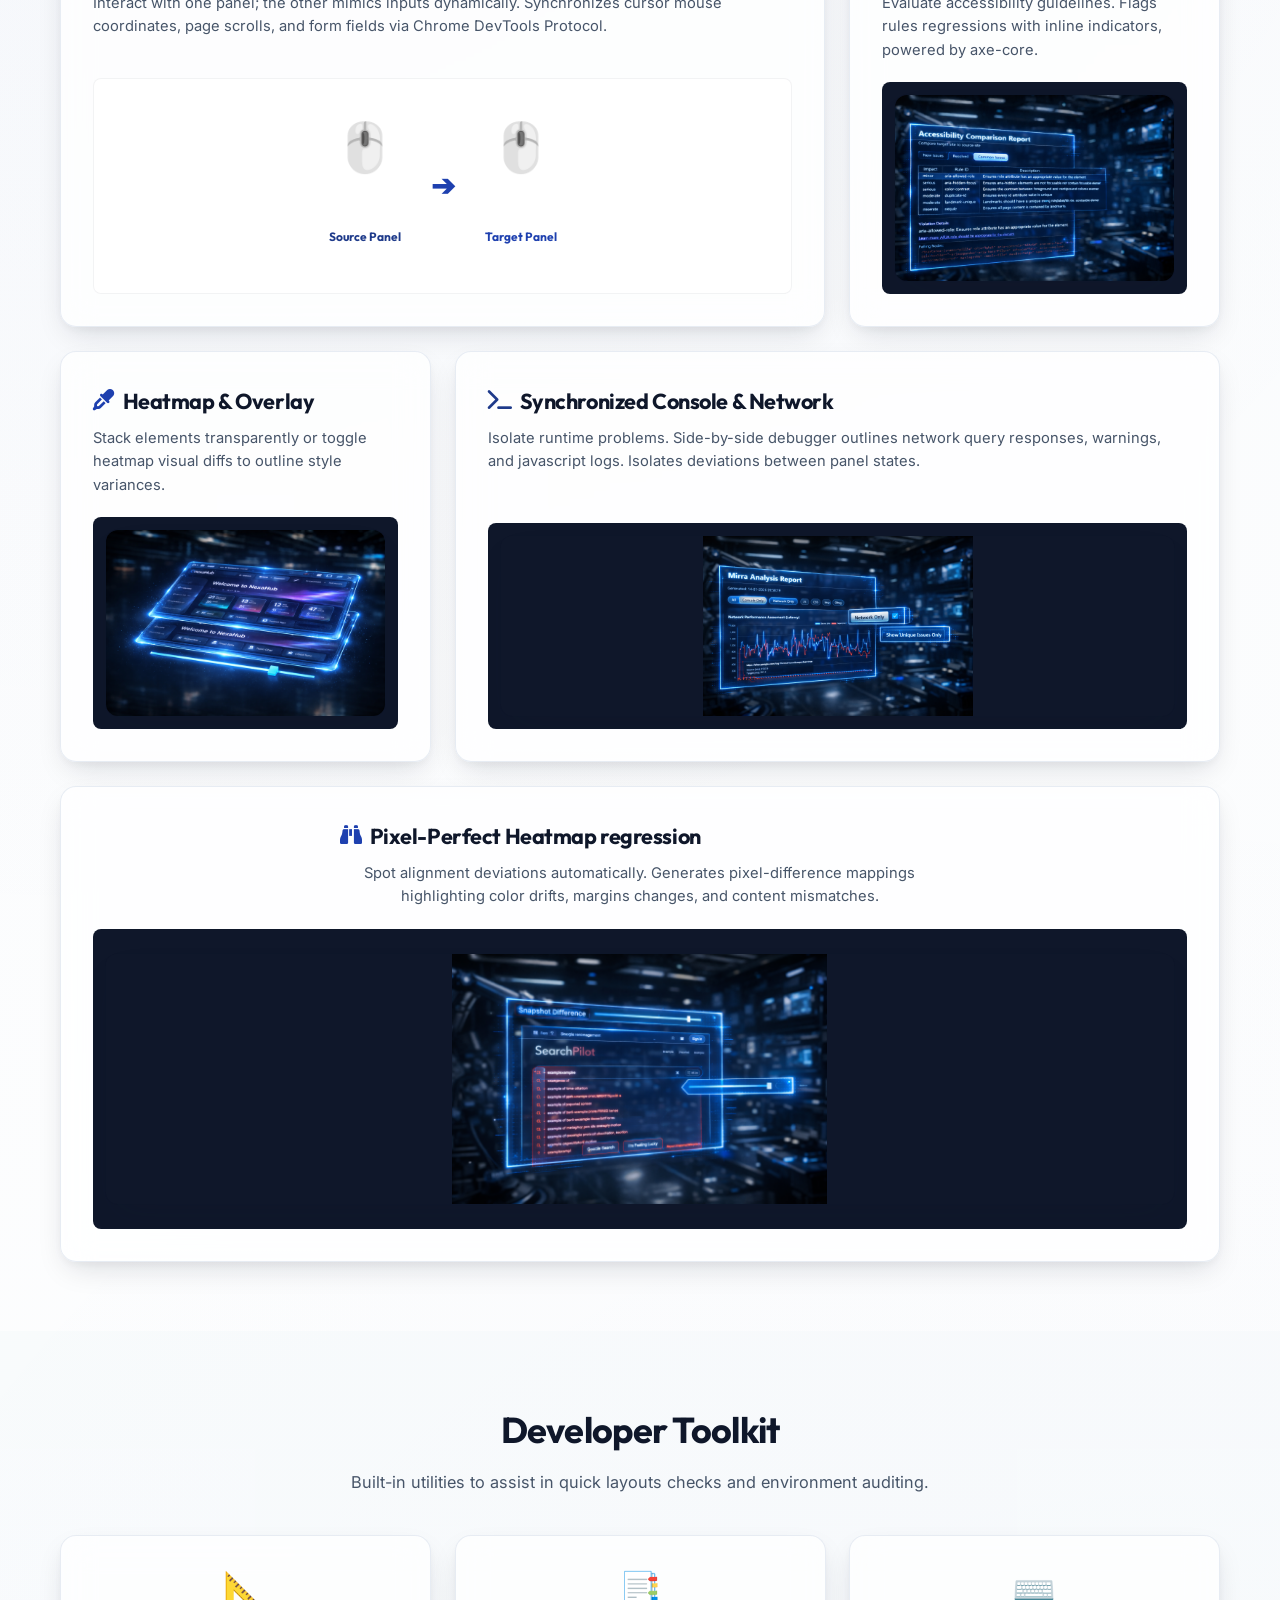
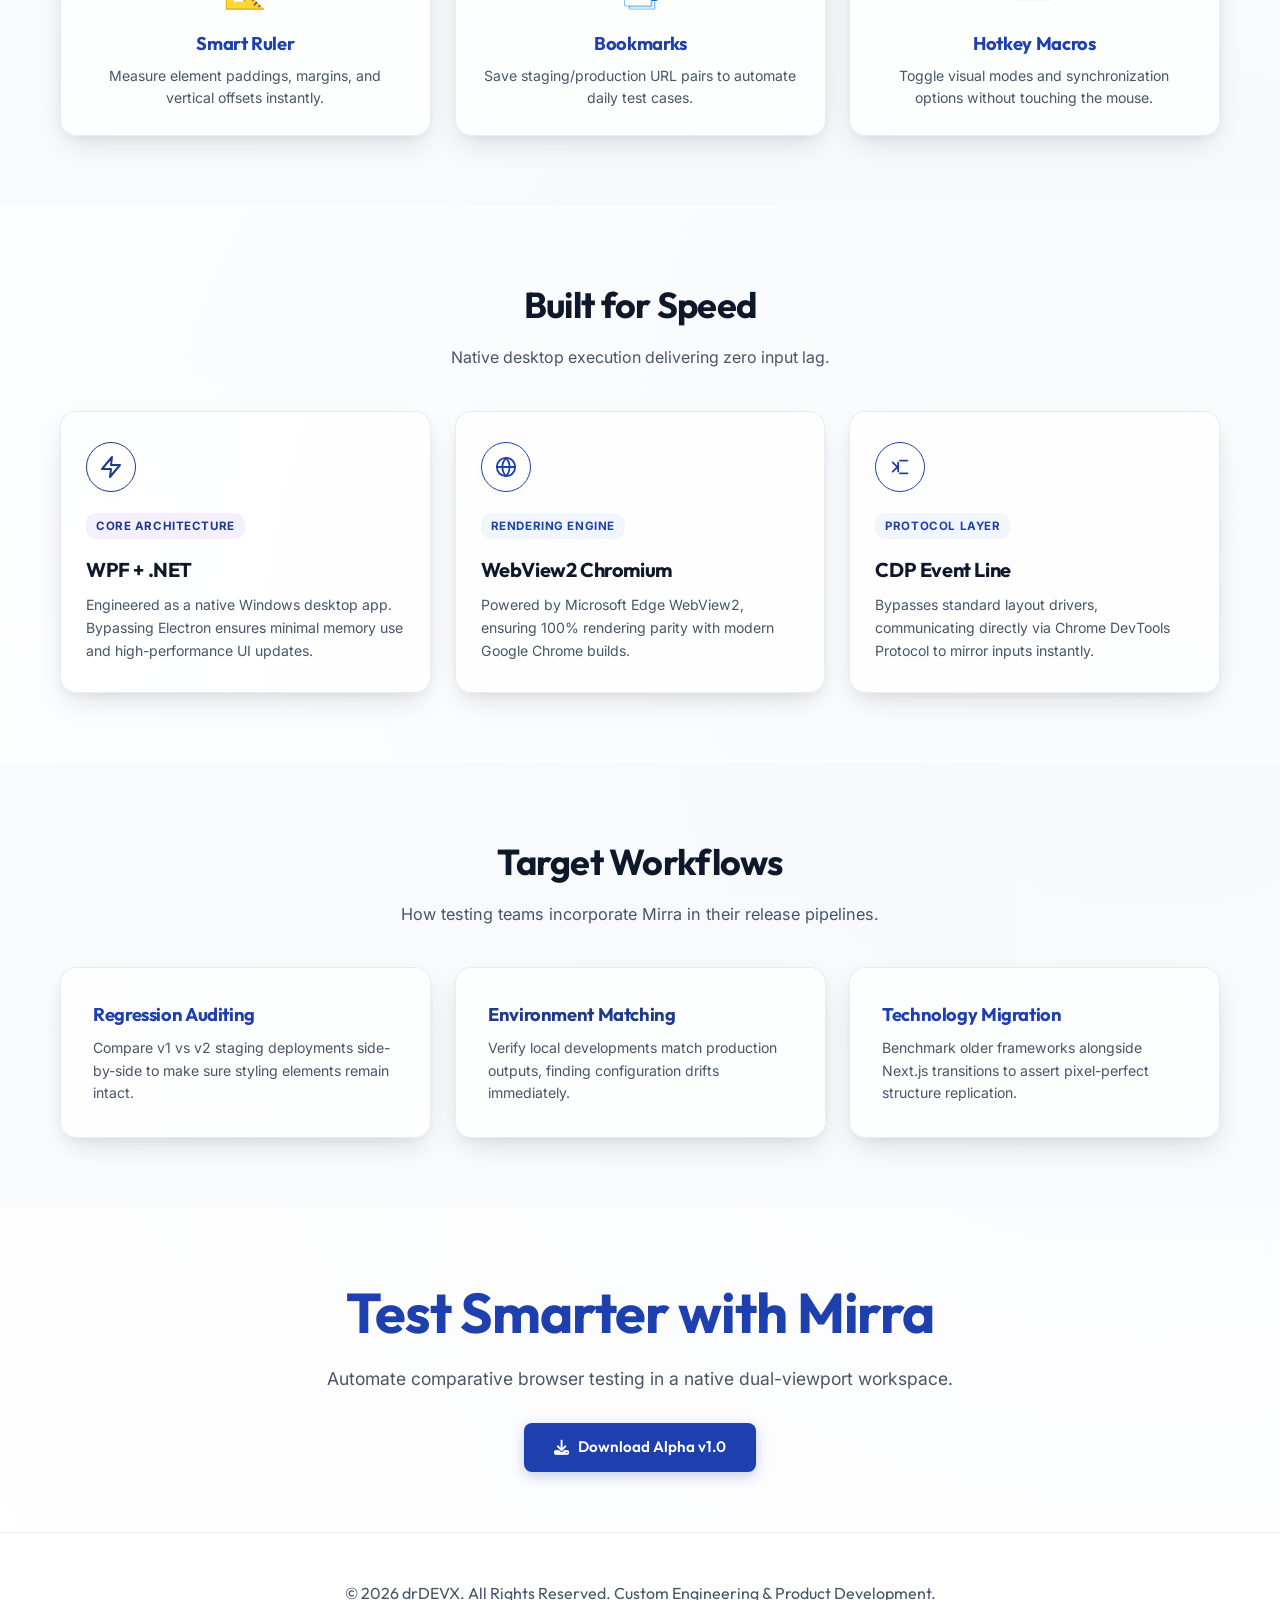
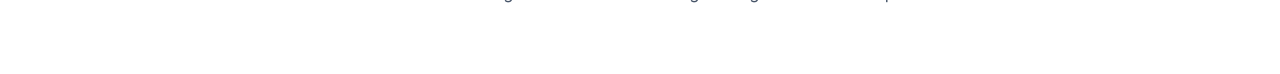
<file: mirra/index.html>
<!doctype html>
<html lang="en">

<head>
    <meta charset="utf-8">
    <meta name="viewport" content="width=device-width, initial-scale=1.0">

    <!-- Google Analytics -->
    <script async src="https://www.googletagmanager.com/gtag/js?id=G-JK61WGNC8G"></script>
    <script>
        window.dataLayer = window.dataLayer || [];
        function gtag() { dataLayer.push(arguments); }
        gtag('js', new Date());
        gtag('config', 'G-JK61WGNC8G');
    </script>
    <title>Mirra Browser - Dual-Pane Browser Testing Tool | drDEVX</title>
    <link rel="icon" type="image/png" href="../assets/dlogo.png">

    <!-- SEO Meta Tags -->
    <meta name="description"
        content="Mirra Browser - Test two browser instances simultaneously with synchronized scrolling, click mirroring, and visual diff comparison. Built with C#, .NET, and WPF.">
    <meta name="keywords"
        content="Mirra Browser, browser testing, visual regression testing, dual pane browser, scroll sync, click mirroring, C#, .NET, WPF, drDEVX, QA testing tool">
    <meta name="author" content="drDEVX">
    <meta name="robots" content="index, follow">
    <link rel="canonical" href="https://drdevx.pages.dev/mirra/">

    <!-- Open Graph / Facebook -->
    <meta property="og:type" content="website">
    <meta property="og:url" content="https://drdevx.pages.dev/mirra/">
    <meta property="og:title" content="Mirra Browser - One Action, Two Browsers">
    <meta property="og:description"
        content="Dual-pane browser testing tool with synchronized mirroring and visual diff comparison. Test smarter, not harder.">
    <meta property="og:image" content="https://drdevx.pages.dev/mirra/App.png">
    <meta property="og:site_name" content="drDEVX">

    <!-- Twitter Card -->
    <meta name="twitter:card" content="summary_large_image">
    <meta name="twitter:url" content="https://drdevx.pages.dev/mirra/">
    <meta name="twitter:title" content="Mirra Browser - One Action, Two Browsers">
    <meta name="twitter:description"
        content="Dual-pane browser testing tool with synchronized mirroring and visual diff comparison. Test smarter, not harder.">
    <meta name="twitter:image" content="https://drdevx.pages.dev/mirra/App.png">

    <!-- Google Fonts -->
    <link
        href="https://fonts.googleapis.com/css2?family=Inter:wght@300;400;500;600;700&family=Outfit:wght@300;400;500;600;700;800&family=JetBrains+Mono:wght@400;500&display=swap"
        rel="stylesheet">
    <link rel="stylesheet" href="https://cdnjs.cloudflare.com/ajax/libs/font-awesome/6.4.0/css/all.min.css">
    <link rel="stylesheet" href="../styles.css">

    <style>
        :root {
            --mirra-blue: #1e40af; /* Premium Dark Blue */
            --mirra-purple: #1e3a8a; /* Deep Navy Blue */
            --mirra-deep-blue: #1e3a8a;
            --mirra-bg-dark: #f8fafc; /* Soft slate 50 */
            --glass-bg: rgba(255, 255, 255, 0.75);
            --glass-border: rgba(226, 232, 240, 0.8);
            
            /* Enhanced layered box shadows for distinct separation */
            --glass-shadow: 0 12px 30px -8px rgba(15, 23, 42, 0.15), 0 4px 12px -2px rgba(15, 23, 42, 0.05);
            --glass-shadow-hover: 0 24px 48px -12px rgba(30, 64, 175, 0.18), 0 8px 20px -4px rgba(15, 23, 42, 0.08);
        }

        /* ========== BASE STYLES ========== */
        * {
            box-sizing: border-box;
            margin: 0;
            padding: 0;
        }

        body {
            background-color: var(--mirra-bg-dark);
            background-image:
                radial-gradient(circle at 10% 20%, rgba(30, 64, 175, 0.03) 0%, transparent 40%),
                radial-gradient(circle at 90% 80%, rgba(30, 64, 175, 0.02) 0%, transparent 40%),
                linear-gradient(to bottom, #f8fafc, #ffffff);
            font-family: 'Inter', sans-serif;
            color: #0f172a; /* Slate 900 */
            overflow-x: hidden;
            line-height: 1.6;
        }

        h1, h2, h3, h4, h5, h6 {
            font-family: 'Outfit', sans-serif;
            font-weight: 700;
            margin-bottom: 15px;
            letter-spacing: -0.02em;
            color: #0f172a;
        }

        h1 {
            font-size: 3.5rem;
            line-height: 1.1;
            color: var(--mirra-blue);
            filter: drop-shadow(0 4px 12px rgba(30, 64, 175, 0.08));
        }

        h2 {
            font-size: 2.25rem;
            letter-spacing: -0.02em;
            margin-bottom: 0.75rem;
        }

        p {
            font-size: 1rem;
            color: #475569; /* Slate 600 */
            margin-bottom: 20px;
            font-weight: 400;
        }

        a {
            text-decoration: none;
            color: inherit;
            transition: all 0.3s ease;
        }

        /* ========== UTILITIES & ACCENTS ========== */
        .highlight-blue { color: var(--mirra-blue); }
        .highlight-purple { color: var(--mirra-purple); }
        .gradient-text {
            color: var(--mirra-blue);
            font-weight: bold;
        }

        .container {
            max-width: 1200px;
            margin: 0 auto;
            padding: 0 20px;
        }

        section {
            padding: 70px 0; /* Tightened padding to reduce empty space */
            position: relative;
        }

        section:nth-child(even) {
            background: rgba(241, 245, 249, 0.35); /* Soft background contrast */
        }

        /* ========== HOLOGRAPHIC CARDS & GLASSMORPHISM ========== */
        .glass-card {
            background: var(--glass-bg);
            border: 1px solid var(--glass-border);
            border-radius: 16px;
            padding: 2rem;
            backdrop-filter: blur(16px);
            -webkit-backdrop-filter: blur(16px);
            box-shadow: var(--glass-shadow);
            transition: transform 0.4s cubic-bezier(0.165, 0.84, 0.44, 1),
                        box-shadow 0.4s cubic-bezier(0.165, 0.84, 0.44, 1),
                        border-color 0.4s ease;
            will-change: transform, box-shadow;
        }

        .glass-card:hover {
            transform: translateY(-4px);
            box-shadow: var(--glass-shadow-hover);
            border-color: rgba(37, 99, 235, 0.3);
        }

        .hol-image {
            border-radius: 12px;
            box-shadow: 0 15px 35px -10px rgba(15, 23, 42, 0.12), 0 0 0 1px rgba(15, 23, 42, 0.05);
            transition: transform 0.4s ease;
            max-width: 100%;
            height: auto;
            display: block;
        }

        .hol-image:hover {
            transform: scale(1.015);
        }

        /* ========== COMPONENTS ========== */
        .btn-primary {
            display: inline-flex;
            align-items: center;
            justify-content: center;
            gap: 0.6rem;
            background: var(--mirra-blue);
            padding: 12px 30px;
            border-radius: 8px;
            color: #ffffff !important;
            font-weight: 600;
            font-size: 0.95rem;
            font-family: 'Outfit', sans-serif;
            border: none;
            box-shadow: 0 4px 14px rgba(30, 64, 175, 0.25);
            transition: all 0.3s cubic-bezier(0.4, 0, 0.2, 1);
        }

        .btn-primary:hover {
            transform: translateY(-2px);
            box-shadow: 0 6px 20px rgba(30, 64, 175, 0.35);
            color: #ffffff;
        }

        .split-grid {
            display: grid;
            grid-template-columns: 1fr 1fr;
            gap: 50px;
            align-items: center;
        }

        ul.feature-list {
            list-style: none;
        }

        ul.feature-list li {
            padding: 10px 0;
            border-bottom: 1px solid rgba(15, 23, 42, 0.05);
            display: flex;
            align-items: center;
            font-size: 0.95rem;
            color: #334155;
        }

        ul.feature-list li::before {
            content: "➔";
            color: var(--mirra-blue);
            margin-right: 12px;
            font-size: 0.8em;
        }

        .features-grid {
            display: grid;
            grid-template-columns: repeat(auto-fit, minmax(280px, 1fr));
            gap: 24px;
            margin-top: 30px;
        }

        /* Bento Grid Specifics */
        .bento-grid {
            display: grid;
            grid-template-columns: 1.25fr 1fr;
            gap: 24px;
            margin-top: 40px;
        }

        .bento-tall {
            grid-row: span 2;
        }

        /* ========== HERO SECTION SPECIFIC ========== */
        .hero-section {
            padding-top: 130px;
            padding-bottom: 60px;
            position: relative;
            overflow: hidden;
            min-height: auto; /* Remove vh height to keep content dense */
        }

        .hero-grid-container {
            max-width: 1200px;
            width: 100%;
            display: grid;
            grid-template-columns: 0.9fr 1.1fr; /* Split layout to utilize width */
            gap: 40px;
            align-items: center;
        }

        .hero-text-side {
            text-align: left;
        }

        .hero-visual-side {
            display: flex;
            justify-content: center;
            align-items: center;
            position: relative;
        }

        .hero-mockup-wrapper {
            background: #ffffff;
            border: 1px solid var(--glass-border);
            padding: 12px;
            border-radius: 16px;
            box-shadow: var(--glass-shadow);
            width: 100%;
            max-width: 580px;
            transition: transform 0.4s ease;
        }

        .hero-mockup-wrapper:hover {
            transform: translateY(-4px) scale(1.01);
            box-shadow: var(--glass-shadow-hover);
        }

        .hero-mockup-img {
            width: 100%;
            height: auto;
            border-radius: 8px;
            display: block;
            border: 1px solid rgba(15, 23, 42, 0.05);
        }



        .hero-title {
            font-size: 3.6rem;
            line-height: 1.1;
            margin-bottom: 15px;
            letter-spacing: -0.04em;
        }

        .hero-subtitle {
            font-size: 1.15rem;
            color: #475569;
            margin-bottom: 30px;
            line-height: 1.5;
        }

        .hero-badges {
            display: flex;
            gap: 10px;
            margin: 25px 0;
            flex-wrap: wrap;
        }

        .badge {
            background: rgba(255, 255, 255, 0.9);
            border: 1px solid var(--glass-border);
            padding: 8px 16px;
            border-radius: 30px;
            display: flex;
            align-items: center;
            font-size: 0.82rem;
            color: #334155;
            font-weight: 600;
            box-shadow: 0 2px 8px rgba(15, 23, 42, 0.03);
            transition: all 0.3s ease;
        }

        .badge:hover {
            transform: translateY(-2px);
            border-color: rgba(37, 99, 235, 0.3);
            background: rgba(37, 99, 235, 0.04);
            color: var(--mirra-blue);
        }

        .hero-cta-group {
            display: flex;
            gap: 15px;
            align-items: center;
        }

        /* ========== DENSE CAPABILITIES BENTO SECTION ========== */
        .section-header {
            text-align: center;
            max-width: 650px;
            margin: 0 auto 40px auto;
        }

        .section-title {
            font-size: 2.25rem;
            margin-bottom: 10px;
        }

        .section-subtitle {
            color: #475569;
            font-size: 1.02rem;
        }

        /* Bento Grid Panel Styling */
        .bento-showcase {
            display: grid;
            grid-template-columns: repeat(12, 1fr);
            gap: 24px;
            margin-top: 35px;
        }

        .bento-panel {
            grid-column: span 6;
            display: flex;
            flex-direction: column;
            justify-content: space-between;
        }

        .bento-panel.large {
            grid-column: span 8;
        }

        .bento-panel.small {
            grid-column: span 4;
        }

        .bento-panel.full {
            grid-column: span 12;
        }

        .panel-info {
            margin-bottom: 20px;
        }

        .panel-info h4 {
            font-size: 1.35rem;
            margin-bottom: 8px;
            display: flex;
            align-items: center;
            gap: 8px;
        }

        .panel-info p {
            font-size: 0.92rem;
            margin-bottom: 0;
            color: #475569;
        }

        .panel-media {
            border-radius: 8px;
            overflow: hidden;
            background: #0f172a; /* Unified dark background for dark-themed app screenshots */
            border: 1px solid rgba(15, 23, 42, 0.1);
            display: flex;
            justify-content: center;
            align-items: center;
            margin-top: auto;
            padding: 12px;
        }

        .panel-media img {
            width: 100%;
            height: auto;
            object-fit: contain;
            display: block;
        }

        /* Custom graphic mapping widget for Mirroring */
        .mirror-mapping-widget {
            padding: 30px;
            background: #ffffff;
            border-radius: 8px;
            width: 100%;
            display: flex;
            align-items: center;
            justify-content: center;
            border: 1px solid rgba(15, 23, 42, 0.05);
        }

        /* ========== TECH SPECS & ARCHITECTURE ========== */
        .tech-spec-grid {
            display: grid;
            grid-template-columns: repeat(3, 1fr);
            gap: 24px;
        }

        .tech-card {
            background: rgba(255, 255, 255, 0.75);
            border: 1px solid var(--glass-border);
            border-radius: 16px;
            padding: 30px 25px;
            text-align: left;
            transition: all 0.4s cubic-bezier(0.165, 0.84, 0.44, 1);
            position: relative;
            overflow: hidden;
            height: 100%;
            box-shadow: var(--glass-shadow);
        }

        .tech-card:hover {
            transform: translateY(-5px);
            border-color: rgba(124, 58, 237, 0.3);
            box-shadow: var(--glass-shadow-hover);
        }

        .tech-icon-circle {
            width: 50px;
            height: 50px;
            border-radius: 50%;
            background: #ffffff;
            display: flex;
            align-items: center;
            justify-content: center;
            font-size: 1.35rem;
            margin-bottom: 20px;
            border: 1px solid var(--glass-border);
            box-shadow: 0 4px 10px rgba(15, 23, 42, 0.02);
        }

        .tech-card h4 {
            font-size: 1.25rem;
            margin-bottom: 8px;
        }

        .tech-tag {
            display: inline-block;
            font-size: 0.72rem;
            text-transform: uppercase;
            letter-spacing: 0.05em;
            padding: 4px 10px;
            border-radius: 10px;
            background: rgba(37, 99, 235, 0.06);
            color: var(--mirra-blue);
            margin-bottom: 15px;
            font-weight: 700;
        }

        /* ========== SCROLL ANIMATION CSS ========== */
        .reveal-on-scroll {
            opacity: 0;
            transform: translateY(20px);
            transition: opacity 0.7s cubic-bezier(0.165, 0.84, 0.44, 1),
                        transform 0.7s cubic-bezier(0.165, 0.84, 0.44, 1);
        }

        .reveal-on-scroll.visible {
            opacity: 1;
            transform: translateY(0);
        }

        /* ========== RESPONSIVE ========== */
        @media screen and (max-width: 1024px) {
            .bento-showcase {
                gap: 20px;
            }
            .bento-panel, .bento-panel.large, .bento-panel.small {
                grid-column: span 6;
            }
        }

        @media screen and (max-width: 900px) {
            .hero-grid-container {
                grid-template-columns: 1fr;
                text-align: center;
                gap: 30px;
            }

            .hero-text-side {
                text-align: center;
                display: flex;
                flex-direction: column;
                align-items: center;
            }

            .hero-badges {
                justify-content: center;
            }

            .hero-cta-group {
                justify-content: center;
            }

            .split-grid {
                grid-template-columns: 1fr;
                gap: 30px;
                text-align: center;
            }

            .bento-showcase {
                grid-template-columns: 1fr;
            }

            .bento-panel, .bento-panel.large, .bento-panel.small, .bento-panel.full {
                grid-column: span 12;
            }

            .tech-spec-grid {
                grid-template-columns: 1fr;
                gap: 20px;
            }

            ul.feature-list {
                text-align: left;
                display: inline-block;
            }
        }

        @media screen and (max-width: 480px) {
            .hero-title { font-size: 2.4rem !important; }
            section { padding: 50px 0; }
            
            .hero-badges {
                display: grid;
                grid-template-columns: 1fr 1fr;
            }
            .btn-primary {
                width: 100%;
            }
        }

        /* Scroll Progress */
        .scroll-progress {
            background: var(--mirra-blue);
            box-shadow: 0 0 10px rgba(30, 64, 175, 0.4);
            height: 3px;
            z-index: 9999;
        }

        /* Custom cursor highlight */
        .cursor-glow {
            position: fixed;
            width: 500px;
            height: 500px;
            border-radius: 50%;
            background: radial-gradient(circle, rgba(30, 64, 175, 0.04) 0%, rgba(255, 255, 255, 0) 70%);
            pointer-events: none;
            transform: translate(-50%, -50%);
            z-index: 0;
            transition: opacity 0.5s ease;
            opacity: 0;
        }
    </style>
</head>

<body>
    <div class="scroll-progress" id="scroll-progress-bar"></div>
    <div class="noise-overlay"></div>
    <div class="cursor-glow" id="custom-cursor-glow"></div>

    <!-- NAVIGATION -->
    <nav class="glass-nav">
        <div class="logo-container">
            <a href="../index.html">
                <img src="../assets/dlogo.png" alt="drDEVX Logo" class="nav-logo">
                <span class="brand-text">
                    <span class="brand-dr">dr</span><span class="brand-dev">DEV</span><span class="brand-x">X</span>
                </span>
            </a>
        </div>
        <ul class="nav-links">
            <li><a href="../index.html#home">Home</a></li>
            <li><a href="../index.html#focus">Focus</a></li>
            <li><a href="../index.html#products">Products</a></li>
            <li><a href="../index.html#contact">Contact</a></li>
        </ul>
        <div class="hamburger">
            <i class="fas fa-bars"></i>
        </div>
    </nav>

    <!-- HERO SECTION -->
    <section class="hero-section">
        <div class="container">
            <div class="hero-grid-container">
                <div class="hero-text-side fade-in-up">
                    <div class="logo-badge-card" style="width: 76px; height: 76px; display: inline-flex; align-items: center; justify-content: center; background: #0f172a; border-radius: 14px; border: 1px solid rgba(255, 255, 255, 0.1); margin-bottom: 20px; box-shadow: 0 10px 25px -5px rgba(15, 23, 42, 0.15), inset 0 1px 1px rgba(255,255,255,0.05);">
                        <img src="./SiteFile/App.png" alt="Mirra Logo" style="width: 46px; height: 46px; object-fit: contain; filter: drop-shadow(0 4px 10px rgba(37,99,235,0.35));">
                    </div>
                    <h1 class="hero-title">Mirra</h1>
                    <h3 class="hero-subtitle">One Action, Two Browsers. Zero Lag. A native dual-pane workspace built for synchronized web application testing and side-by-side verification.</h3>

                    <div class="hero-badges">
                        <div class="badge"><span>Windows App</span></div>
                        <div class="badge"><span>Dual-Pane Window</span></div>
                        <div class="badge"><span>CDP Mirroring</span></div>
                        <div class="badge"><span>Visual Diffing</span></div>
                    </div>

                    <div class="hero-cta-group">
                        <a href="https://github.com/drDEV-Creator/drdev/releases/download/v1.0.0/MirraInstaller.exe"
                            class="btn-primary" id="download-alpha-btn" target="_blank"><i class="fas fa-download"></i> Download Alpha v1.0</a>
                    </div>
                    <p style="margin-top: 10px; font-size: 0.82rem; opacity: 0.65;">
                        Runs locally on Windows 10 & 11
                    </p>
                </div>
                <div class="hero-visual-side fade-in-up">
                    <div class="hero-mockup-wrapper">
                        <!-- Shows the actual workspace right in the hero section -->
                        <img src="./SplitView.png" class="hero-mockup-img" alt="Mirra Dual-Pane Split View Mockup">
                    </div>
                </div>
            </div>
        </div>
    </section>

    <!-- PROBLEM & SOLUTION COMPARISON -->
    <section id="problem-solution">
        <div class="container">
            <div class="section-header reveal-on-scroll">
                <h2 class="section-title">Re-engineering Browser QA</h2>
                <p class="section-subtitle">Why manual multi-environment testing is fundamentally broken, and how Mirra fixes it.</p>
            </div>
            
            <div class="split-grid">
                <!-- Problem Card -->
                <div class="glass-card reveal-on-scroll" style="border-left: 4px solid var(--mirra-purple);">
                    <h3 style="font-size: 1.35rem; margin-bottom: 15px; display: flex; align-items: center; gap: 8px; color: var(--mirra-purple);">
                        <i class="fas fa-exclamation-triangle"></i> The Testing Bottleneck
                    </h3>
                    <ul class="feature-list">
                        <li>Manual comparative testing is slow and repetitive</li>
                        <li>Constant Alt-Tab window switching breaks developer focus</li>
                        <li>Minor visual regressions slip through to production</li>
                        <li>Accessibility checks require opening separate utilities</li>
                    </ul>
                </div>
                
                <!-- Solution Card -->
                <div class="glass-card reveal-on-scroll" style="border-left: 4px solid var(--mirra-blue);">
                    <h3 style="font-size: 1.35rem; margin-bottom: 15px; display: flex; align-items: center; gap: 8px; color: var(--mirra-blue);">
                        <i class="fas fa-magic"></i> The Mirra Paradigm
                    </h3>
                    <ul class="feature-list">
                        <li>Perform actions on Source; Target mirrors instantly</li>
                        <li>Contained dual-viewport keeps both views centered</li>
                        <li>Heatmaps highlight pixel differences automatically</li>
                        <li>Embedded axe-core auditing checks both panels in one click</li>
                    </ul>
                </div>
            </div>
        </div>
    </section>

    <!-- BENTO SHOWCASE: FEATURE CAPABILITIES -->
    <section id="features">
        <div class="container">
            <div class="section-header reveal-on-scroll">
                <h2 class="section-title">Product Capabilities</h2>
                <p class="section-subtitle">A dashboard of tools designed to streamline environment checks and regression testing.</p>
            </div>

            <div class="bento-showcase reveal-on-scroll">
                <!-- Bento Panel 1: Synchronized Mirroring (Large) -->
                <div class="glass-card bento-panel large">
                    <div class="panel-info">
                        <h4><i class="fas fa-sync highlight-blue"></i> Synchronized Input Mirroring</h4>
                        <p>Interact with one panel; the other mimics inputs dynamically. Synchronizes cursor mouse coordinates, page scrolls, and form fields via Chrome DevTools Protocol.</p>
                    </div>
                    
                    <div class="mirror-mapping-widget">
                        <div class="input-mirror-viz" style="display: flex; align-items: center; justify-content: center; gap: 30px;">
                            <div style="text-align: center; color: var(--mirra-purple); font-size: 3rem;">
                                🖱️<br><small style="font-size: 0.25em; font-weight: 700; font-family: var(--font-heading);">Source Panel</small>
                            </div>
                            <div class="input-mirror-arrow" style="color: var(--mirra-blue); font-size: 1.8rem; font-weight: 700;">➔</div>
                            <div style="text-align: center; color: var(--mirra-blue); font-size: 3rem;">
                                🖱️<br><small style="font-size: 0.25em; font-weight: 700; font-family: var(--font-heading);">Target Panel</small>
                            </div>
                        </div>
                    </div>
                </div>

                <!-- Bento Panel 2: Accessibility Check (Small) -->
                <div class="glass-card bento-panel small">
                    <div class="panel-info">
                        <h4><i class="fas fa-universal-access highlight-purple"></i> Accessibility Audit</h4>
                        <p>Evaluate accessibility guidelines. Flags rules regressions with inline indicators, powered by axe-core.</p>
                    </div>
                    <div class="panel-media">
                        <img src="./axe.png" class="hol-image" alt="Axe Accessibility Testing Panel">
                    </div>
                </div>

                <!-- Bento Panel 3: Visual Diff / Heatmap (Small) -->
                <div class="glass-card bento-panel small">
                    <div class="panel-info">
                        <h4><i class="fas fa-eye-dropper highlight-blue"></i> Heatmap & Overlay</h4>
                        <p>Stack elements transparently or toggle heatmap visual diffs to outline style variances.</p>
                    </div>
                    <div class="panel-media">
                        <img src="./overlay.png" class="hol-image" alt="Overlay Diffing Mode">
                    </div>
                </div>

                <!-- Bento Panel 4: Console Sync (Large) -->
                <div class="glass-card bento-panel large">
                    <div class="panel-info">
                        <h4><i class="fas fa-terminal highlight-purple"></i> Synchronized Console & Network</h4>
                        <p>Isolate runtime problems. Side-by-side debugger outlines network query responses, warnings, and javascript logs. Isolates deviations between panel states.</p>
                    </div>
                    <div class="panel-media">
                        <img src="./Console.png" class="hol-image" alt="Mirra Console Output Sync View" style="max-height: 180px; object-fit: contain;">
                    </div>
                </div>
                
                <!-- Bento Panel 5: Visual Regression Heatmap (Full Width) -->
                <div class="glass-card bento-panel full">
                    <div class="panel-info" style="text-align: center; max-width: 600px; margin: 0 auto 20px auto;">
                        <h4><i class="fas fa-binoculars highlight-blue"></i> Pixel-Perfect Heatmap regression</h4>
                        <p>Spot alignment deviations automatically. Generates pixel-difference mappings highlighting color drifts, margins changes, and content mismatches.</p>
                    </div>
                    <div class="panel-media" style="padding: 24px 12px;">
                        <img src="./heatmap.png" class="hol-image" alt="Heatmap Accuracy comparison" style="max-height: 250px; object-fit: contain;">
                    </div>
                </div>
            </div>
        </div>
    </section>

    <!-- DEVELOPER TOOLKIT -->
    <section id="toolkit">
        <div class="container">
            <div class="section-header reveal-on-scroll">
                <h2 class="section-title">Developer Toolkit</h2>
                <p class="section-subtitle">Built-in utilities to assist in quick layouts checks and environment auditing.</p>
            </div>
            
            <div class="features-grid reveal-on-scroll">
                <div class="glass-card" style="text-align: center; padding: 25px;">
                    <div style="font-size: 2.2rem; margin-bottom: 12px;">📐</div>
                    <h4 class="highlight-blue" style="font-size: 1.15rem; margin-bottom: 6px;">Smart Ruler</h4>
                    <p style="font-size: 0.88rem; margin: 0; color: #475569;">Measure element paddings, margins, and vertical offsets instantly.</p>
                </div>
                <div class="glass-card" style="text-align: center; padding: 25px;">
                    <div style="font-size: 2.2rem; margin-bottom: 12px;">📑</div>
                    <h4 class="highlight-blue" style="font-size: 1.15rem; margin-bottom: 6px;">Bookmarks</h4>
                    <p style="font-size: 0.88rem; margin: 0; color: #475569;">Save staging/production URL pairs to automate daily test cases.</p>
                </div>
                <div class="glass-card" style="text-align: center; padding: 25px;">
                    <div style="font-size: 2.2rem; margin-bottom: 12px;">⌨️</div>
                    <h4 class="highlight-blue" style="font-size: 1.15rem; margin-bottom: 6px;">Hotkey Macros</h4>
                    <p style="font-size: 0.88rem; margin: 0; color: #475569;">Toggle visual modes and synchronization options without touching the mouse.</p>
                </div>
            </div>
        </div>
    </section>

    <!-- ARCHITECTURE & SPEED -->
    <section style="position: relative;" id="performance">
        <div class="container reveal-on-scroll">
            <div class="section-header">
                <h2 style="font-size: 2.25rem;">Built for Speed</h2>
                <p>Native desktop execution delivering zero input lag.</p>
            </div>

            <div class="tech-spec-grid">
                <!-- Card 1: Core Architecture -->
                <div class="tech-card">
                    <div class="tech-icon-circle" style="border-color: var(--mirra-purple);">
                        <svg width="24" height="24" viewBox="0 0 24 24" fill="none" stroke="var(--mirra-purple)"
                            stroke-width="2" stroke-linecap="round" stroke-linejoin="round">
                            <polygon points="13 2 3 14 12 14 11 22 21 10 12 10 13 2"></polygon>
                        </svg>
                    </div>
                    <span class="tech-tag" style="background: rgba(124, 58, 237, 0.08); color: var(--mirra-purple);">Core Architecture</span>
                    <h4>WPF + .NET</h4>
                    <p style="font-size: 0.88rem; margin: 0; color: #475569;">Engineered as a native Windows desktop app. Bypassing Electron ensures minimal memory use and high-performance UI updates.</p>
                </div>

                <!-- Card 2: Rendering Engine -->
                <div class="tech-card">
                    <div class="tech-icon-circle" style="border-color: var(--mirra-blue);">
                        <svg width="22" height="22" viewBox="0 0 24 24" fill="none" stroke="var(--mirra-blue)"
                            stroke-width="2" stroke-linecap="round" stroke-linejoin="round">
                            <circle cx="12" cy="12" r="10"></circle>
                            <line x1="2" y1="12" x2="22" y2="12"></line>
                            <path d="M12 2a15.3 15.3 0 0 1 4 10 15.3 15.3 0 0 1-4 10 15.3 15.3 0 0 1-4-10 15.3 15.3 0 0 1 4-10z"></path>
                        </svg>
                    </div>
                    <span class="tech-tag">Rendering Engine</span>
                    <h4>WebView2 Chromium</h4>
                    <p style="font-size: 0.88rem; margin: 0; color: #475569;">Powered by Microsoft Edge WebView2, ensuring 100% rendering parity with modern Google Chrome builds.</p>
                </div>

                <!-- Card 3: Protocol -->
                <div class="tech-card">
                    <div class="tech-icon-circle" style="border-color: var(--mirra-blue);">
                        <svg width="22" height="22" viewBox="0 0 24 24" fill="none" stroke="var(--mirra-blue)" stroke-width="2"
                            stroke-linecap="round" stroke-linejoin="round">
                            <polyline points="4 17 10 11 10 17"></polyline>
                            <line x1="12" y1="19" x2="20" y2="19"></line>
                            <polyline points="4 7 10 13 10 7"></polyline>
                            <line x1="12" y1="5" x2="20" y2="5"></line>
                        </svg>
                    </div>
                    <span class="tech-tag" style="background: rgba(37, 99, 235, 0.06); color: var(--mirra-blue);">Protocol Layer</span>
                    <h4>CDP Event Line</h4>
                    <p style="font-size: 0.88rem; margin: 0; color: #475569;">Bypasses standard layout drivers, communicating directly via Chrome DevTools Protocol to mirror inputs instantly.</p>
                </div>
            </div>
        </div>
    </section>

    <!-- USE CASES -->
    <section id="use-cases">
        <div class="container">
            <div class="section-header reveal-on-scroll">
                <h2 class="section-title">Target Workflows</h2>
                <p class="section-subtitle">How testing teams incorporate Mirra in their release pipelines.</p>
            </div>
            
            <div class="features-grid reveal-on-scroll">
                <div class="glass-card">
                    <h4 class="highlight-blue" style="font-size: 1.15rem; margin-bottom: 8px;">Regression Auditing</h4>
                    <p style="margin: 0; font-size: 0.88rem; color: #475569;">Compare v1 vs v2 staging deployments side-by-side to make sure styling elements remain intact.</p>
                </div>
                <div class="glass-card">
                    <h4 class="highlight-purple" style="font-size: 1.15rem; margin-bottom: 8px;">Environment Matching</h4>
                    <p style="margin: 0; font-size: 0.88rem; color: #475569;">Verify local developments match production outputs, finding configuration drifts immediately.</p>
                </div>
                <div class="glass-card">
                    <h4 class="highlight-blue" style="font-size: 1.15rem; margin-bottom: 8px;">Technology Migration</h4>
                    <p style="margin: 0; font-size: 0.88rem; color: #475569;">Benchmark older frameworks alongside Next.js transitions to assert pixel-perfect structure replication.</p>
                </div>
            </div>
        </div>
    </section>

    <!-- FOOTER CTA -->
    <section style="text-align: center; padding: 60px 0;" id="download-footer">
        <div class="container reveal-on-scroll">
            <h2 class="gradient-text" style="font-size: 3.5rem; margin-bottom: 8px;">Test Smarter with Mirra</h2>
            <p style="font-size: 1.1rem; margin-bottom: 30px; color: #475569;">Automate comparative browser testing in a native dual-viewport workspace.</p>
            <a href="https://github.com/drDEV-Creator/drdev/releases/download/v1.0.0/MirraInstaller.exe"
                class="btn-primary" id="download-alpha-btn-footer" target="_blank"><i class="fas fa-download"></i> Download Alpha v1.0</a>
        </div>
    </section>

    <footer>
        <p>&copy; 2026 drDEVX. All Rights Reserved. Custom Engineering & Product Development.</p>
    </footer>

    <script>
        // Header shrink on scroll
        window.addEventListener('scroll', () => {
            const header = document.querySelector('.glass-nav');
            if (header) {
                if (window.scrollY > 40) {
                    header.classList.add('scrolled');
                } else {
                    header.classList.remove('scrolled');
                }
            }
        });

        document.addEventListener('DOMContentLoaded', () => {
            // Scroll Progress Bar Logic
            const progressBar = document.getElementById('scroll-progress-bar');
            window.addEventListener('scroll', () => {
                const winScroll = document.body.scrollTop || document.documentElement.scrollTop;
                const height = document.documentElement.scrollHeight - document.documentElement.clientHeight;
                const scrolled = (winScroll / height) * 100;
                if (progressBar) {
                    progressBar.style.width = scrolled + "%";
                }
            });

            // Hamburger Menu Toggle
            const hamburger = document.querySelector('.hamburger');
            const navLinks = document.querySelector('.nav-links');

            if (hamburger && navLinks) {
                hamburger.addEventListener('click', () => {
                    navLinks.classList.toggle('active');
                    const icon = hamburger.querySelector('i');
                    if (navLinks.classList.contains('active')) {
                        icon.classList.remove('fa-bars');
                        icon.classList.add('fa-times');
                    } else {
                        icon.classList.remove('fa-times');
                        icon.classList.add('fa-bars');
                    }
                });

                // Close menu when a link is clicked
                document.querySelectorAll('.nav-links a').forEach(link => {
                    link.addEventListener('click', () => {
                        navLinks.classList.remove('active');
                        const icon = hamburger.querySelector('i');
                        if (icon) {
                            icon.classList.remove('fa-times');
                            icon.classList.add('fa-bars');
                        }
                    });
                });
            }

            // Custom cursor glow (desktop only)
            const cursorGlow = document.getElementById('custom-cursor-glow');
            if (cursorGlow && window.innerWidth > 768) {
                document.addEventListener('mousemove', (e) => {
                    cursorGlow.style.left = e.clientX + 'px';
                    cursorGlow.style.top = e.clientY + 'px';
                    cursorGlow.style.opacity = '1';
                });
                document.addEventListener('mouseleave', () => {
                    cursorGlow.style.opacity = '0';
                });
            }

            // Scroll Animation Observer
            const observerOptions = {
                root: null,
                rootMargin: '0px 0px -50px 0px',
                threshold: 0.1
            };

            const observer = new IntersectionObserver((entries, observer) => {
                entries.forEach(entry => {
                    if (entry.isIntersecting) {
                        entry.target.classList.add('visible');
                        observer.unobserve(entry.target); // Only animate once
                    }
                });
            }, observerOptions);

            const elements = document.querySelectorAll('.reveal-on-scroll');
            elements.forEach(el => observer.observe(el));

            // Star Burst Click Particle Animation
            function createStarBurst(x, y) {
                const particleCount = 12;
                for (let i = 0; i < particleCount; i++) {
                    const particle = document.createElement('div');
                    particle.classList.add('star-burst');

                    const angle = (Math.PI * 2 / particleCount) * i;
                    const distance = 50 + Math.random() * 30;
                    const tx = Math.cos(angle) * distance + 'px';
                    const ty = Math.sin(angle) * distance + 'px';

                    particle.style.left = x + 'px';
                    particle.style.top = y + 'px';
                    particle.style.setProperty('--tx', tx);
                    particle.style.setProperty('--ty', ty);

                    document.body.appendChild(particle);
                    setTimeout(() => particle.remove(), 600);
                }
            }

            // Attach to clickables
            const clickables = document.querySelectorAll('a, button');
            clickables.forEach(btn => {
                btn.addEventListener('click', (e) => {
                    createStarBurst(e.clientX, e.clientY);

                    const href = btn.getAttribute('href');
                    const target = btn.getAttribute('target');
                    if (href && href !== '#' && !href.startsWith('#')) {
                        e.preventDefault();
                        setTimeout(() => {
                            if (target === '_blank') {
                                window.open(href, '_blank');
                            } else {
                                window.location.href = href;
                            }
                        }, 350);
                    }
                });
            });
        });
    </script>
</body>

</html>
</file>
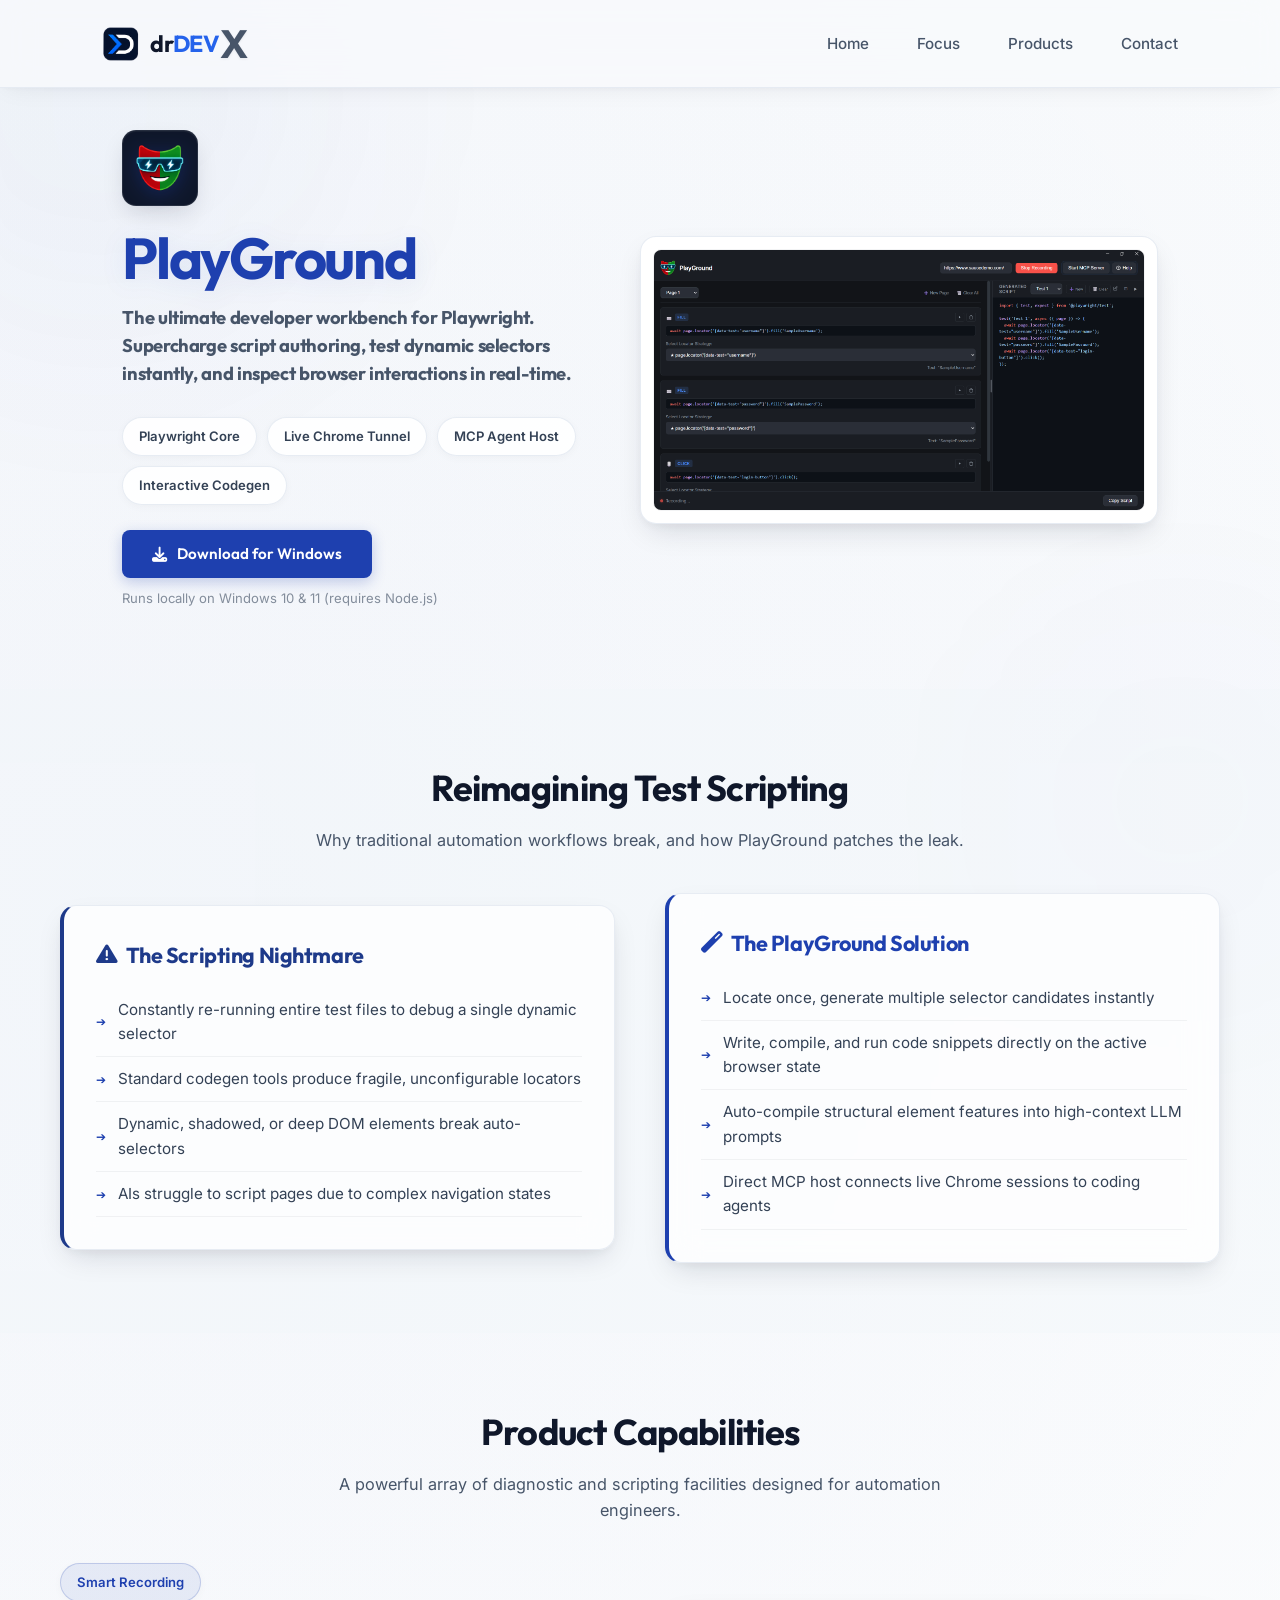
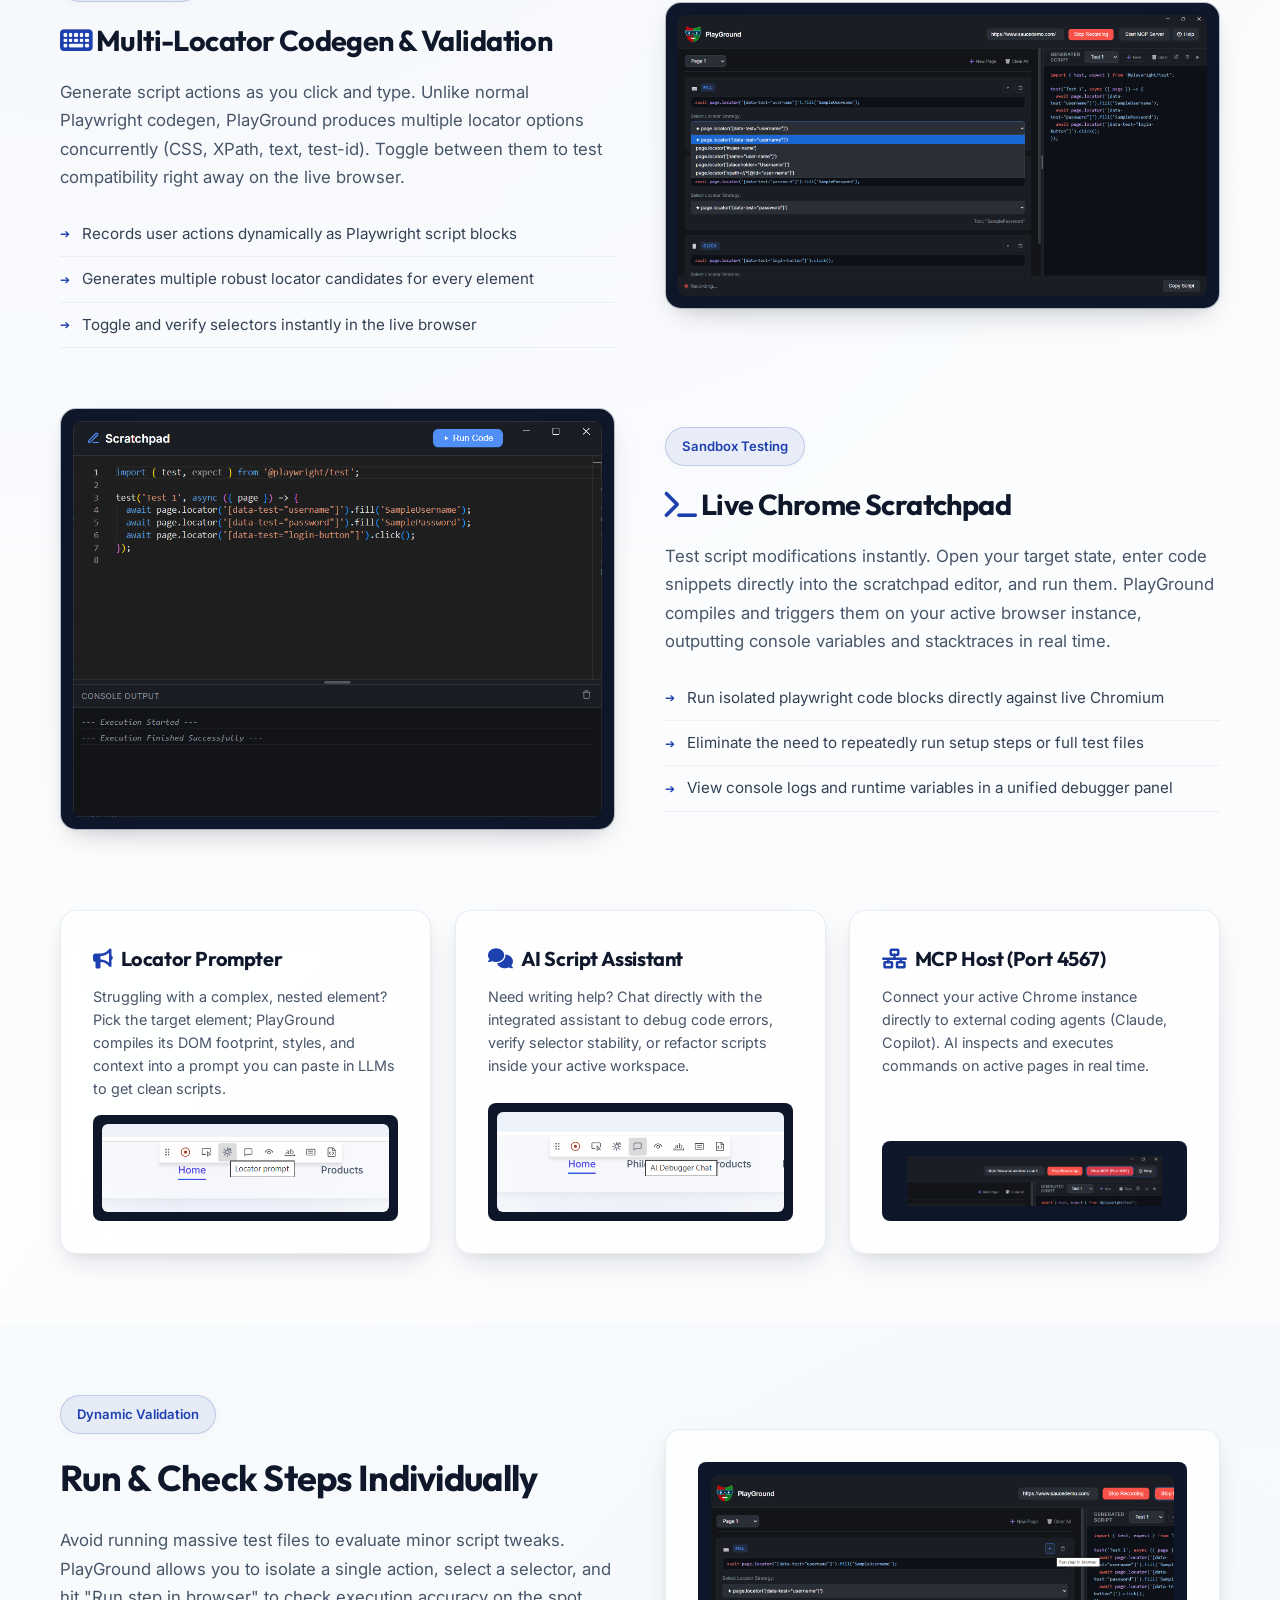
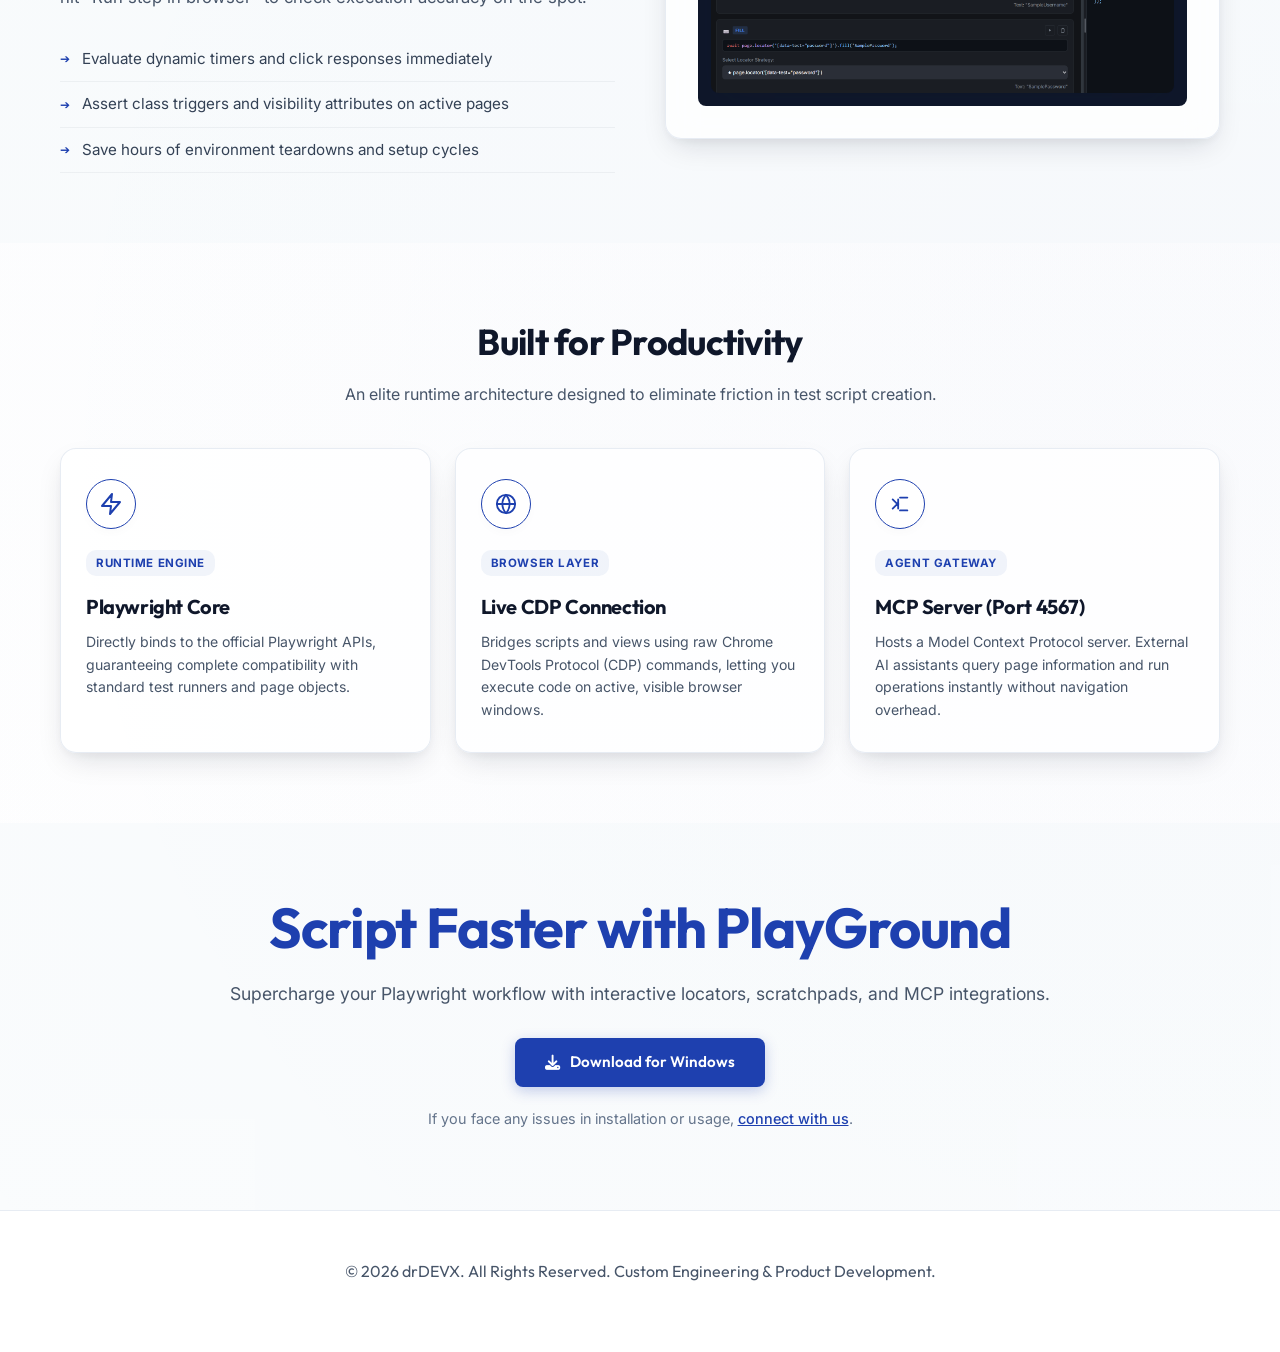
<file: Playground/index.html>
<!DOCTYPE html>
<html lang="en">

<head>
    <meta charset="utf-8">
    <meta name="viewport" content="width=device-width, initial-scale=1.0">

    <!-- Google Analytics -->
    <script async src="https://www.googletagmanager.com/gtag/js?id=G-JK61WGNC8G"></script>
    <script>
        window.dataLayer = window.dataLayer || [];
        function gtag() { dataLayer.push(arguments); }
        gtag('js', new Date());
        gtag('config', 'G-JK61WGNC8G');
    </script>
    <title>PlayGround - Interactive Scripting & Debugging Tool | drDEVX</title>
    <link rel="icon" type="image/png" href="../assets/dlogo.png">

    <!-- SEO Meta Tags -->
    <meta name="description"
        content="PlayGround - Boost QA scripting productivity. Record steps, test multiple locators, run snippets in live Chrome Scratchpad, and connect to AI coding agents via MCP.">
    <meta name="keywords"
        content="PlayGround, automation scripting, QA testing tool, MCP server, live chrome scratchpad, locator prompt, playwright debugger, AI test builder, drDEVX">
    <meta name="author" content="drDEVX">
    <meta name="robots" content="index, follow">
    <link rel="canonical" href="https://drdevx.pages.dev/Playground/">

    <!-- Open Graph / Facebook -->
    <meta property="og:type" content="website">
    <meta property="og:url" content="https://drdevx.pages.dev/Playground/">
    <meta property="og:title" content="PlayGround - Elite Scripting Workspace">
    <meta property="og:description" content="Supercharge your Playwright scripting workflow. Interactive locator tests, live scratchpad executions, and direct MCP connection.">
    <meta property="og:image" content="https://drdevx.pages.dev/Playground/2026-06-07_09h37_10.png">
    <meta property="og:site_name" content="drDEVX">

    <!-- Twitter Card -->
    <meta name="twitter:card" content="summary_large_image">
    <meta name="twitter:url" content="https://drdevx.pages.dev/Playground/">
    <meta name="twitter:title" content="PlayGround - Elite Scripting Workspace">
    <meta name="twitter:description" content="Supercharge your Playwright scripting workflow. Interactive locator tests, live scratchpad executions, and direct MCP connection.">
    <meta name="twitter:image" content="https://drdevx.pages.dev/Playground/2026-06-07_09h37_10.png">

    <!-- Google Fonts -->
    <link
        href="https://fonts.googleapis.com/css2?family=Inter:wght@300;400;500;600;700&family=Outfit:wght@300;400;500;600;700;800&family=JetBrains+Mono:wght@400;500&display=swap"
        rel="stylesheet">
    <link rel="stylesheet" href="https://cdnjs.cloudflare.com/ajax/libs/font-awesome/6.4.0/css/all.min.css">
    <link rel="stylesheet" href="../styles.css">

    <style>
        :root {
            --playground-emerald: #1e40af; /* Premium Dark Blue instead of emerald */
            --playground-cyan: #1e3a8a; /* Deep Navy Blue */
            --playground-blue: #1e40af; /* Playground primary blue */
            --playground-teal-glow: rgba(30, 64, 175, 0.08);
            --playground-bg-dark: #f8fafc;
            --glass-bg: rgba(255, 255, 255, 0.75);
            --glass-border: rgba(226, 232, 240, 0.8);
            
            --glass-shadow: 0 12px 30px -8px rgba(15, 23, 42, 0.15), 0 4px 12px -2px rgba(15, 23, 42, 0.05);
            --glass-shadow-hover: 0 24px 48px -12px rgba(30, 64, 175, 0.18), 0 8px 20px -4px rgba(15, 23, 42, 0.08);
        }

        /* ========== BASE STYLES ========== */
        * {
            box-sizing: border-box;
            margin: 0;
            padding: 0;
        }

        body {
            background-color: var(--playground-bg-dark);
            background-image:
                radial-gradient(circle at 10% 20%, rgba(30, 64, 175, 0.03) 0%, transparent 40%),
                radial-gradient(circle at 90% 80%, rgba(30, 64, 175, 0.02) 0%, transparent 40%),
                linear-gradient(to bottom, #f8fafc, #ffffff);
            font-family: 'Inter', sans-serif;
            color: #0f172a;
            overflow-x: hidden;
            line-height: 1.6;
        }

        h1, h2, h3, h4, h5, h6 {
            font-family: 'Outfit', sans-serif;
            font-weight: 700;
            margin-bottom: 15px;
            letter-spacing: -0.02em;
            color: #0f172a;
        }

        h1 {
            font-size: 3.5rem;
            line-height: 1.1;
            color: var(--playground-emerald);
            filter: drop-shadow(0 4px 12px rgba(30, 64, 175, 0.08));
        }

        h2 {
            font-size: 2.25rem;
            letter-spacing: -0.02em;
            margin-bottom: 0.75rem;
        }

        p {
            font-size: 1rem;
            color: #475569;
            margin-bottom: 20px;
            font-weight: 400;
        }

        a {
            text-decoration: none;
            color: inherit;
            transition: all 0.3s ease;
        }

        /* ========== UTILITIES & ACCENTS ========== */
        .highlight-emerald { color: var(--playground-emerald); }
        .highlight-cyan { color: var(--playground-cyan); }
        .gradient-text {
            color: var(--playground-emerald);
            font-weight: bold;
        }

        .container {
            max-width: 1200px;
            margin: 0 auto;
            padding: 0 20px;
        }

        section {
            padding: 70px 0;
            position: relative;
        }

        section:nth-child(even) {
            background: rgba(241, 245, 249, 0.35);
        }

        /* ========== HOLOGRAPHIC CARDS & GLASSMORPHISM ========== */
        .glass-card {
            background: var(--glass-bg);
            border: 1px solid var(--glass-border);
            border-radius: 16px;
            padding: 2rem;
            backdrop-filter: blur(16px);
            -webkit-backdrop-filter: blur(16px);
            box-shadow: var(--glass-shadow);
            transition: transform 0.4s cubic-bezier(0.165, 0.84, 0.44, 1),
                        box-shadow 0.4s cubic-bezier(0.165, 0.84, 0.44, 1),
                        border-color 0.4s ease;
            will-change: transform, box-shadow;
        }

        .glass-card:hover {
            transform: translateY(-4px);
            box-shadow: var(--glass-shadow-hover);
            border-color: rgba(30, 64, 175, 0.3);
        }

        .hol-image {
            border-radius: 12px;
            box-shadow: 0 15px 35px -10px rgba(15, 23, 42, 0.12), 0 0 0 1px rgba(15, 23, 42, 0.05);
            transition: transform 0.4s ease;
            max-width: 100%;
            height: auto;
            display: block;
        }

        .hol-image:hover {
            transform: scale(1.015);
        }

        /* ========== COMPONENTS ========== */
        .btn-primary {
            display: inline-flex;
            align-items: center;
            justify-content: center;
            gap: 0.6rem;
            background: var(--playground-emerald);
            padding: 12px 30px;
            border-radius: 8px;
            color: #ffffff !important;
            font-weight: 600;
            font-size: 0.95rem;
            font-family: 'Outfit', sans-serif;
            border: none;
            box-shadow: 0 4px 14px rgba(30, 64, 175, 0.25);
            transition: all 0.3s cubic-bezier(0.4, 0, 0.2, 1);
        }

        .btn-primary:hover {
            transform: translateY(-2px);
            box-shadow: 0 6px 20px rgba(30, 64, 175, 0.35);
            color: #ffffff;
        }

        .split-grid {
            display: grid;
            grid-template-columns: 1fr 1fr;
            gap: 50px;
            align-items: center;
        }

        ul.feature-list {
            list-style: none;
        }

        ul.feature-list li {
            padding: 10px 0;
            border-bottom: 1px solid rgba(15, 23, 42, 0.05);
            display: flex;
            align-items: center;
            font-size: 0.95rem;
            color: #334155;
        }

        ul.feature-list li::before {
            content: "➔";
            color: var(--playground-emerald);
            margin-right: 12px;
            font-size: 0.8em;
        }

        .features-grid {
            display: grid;
            grid-template-columns: repeat(auto-fit, minmax(280px, 1fr));
            gap: 24px;
            margin-top: 30px;
        }

        .panel-info h4 {
            font-size: 1.35rem;
            margin-bottom: 8px;
            display: flex;
            align-items: center;
            gap: 8px;
        }

        .panel-info p {
            font-size: 0.92rem;
            margin-bottom: 0;
            color: #475569;
        }

        .panel-media {
            border-radius: 8px;
            overflow: hidden;
            background: #0f172a; /* Unified dark background for dark-themed app screenshots */
            border: 1px solid rgba(15, 23, 42, 0.1);
            display: flex;
            justify-content: center;
            align-items: center;
            margin-top: auto;
            padding: 12px;
        }

        .panel-media img {
            width: 100%;
            height: auto;
            object-fit: contain;
            display: block;
        }

        /* ========== HERO SECTION SPECIFIC ========== */
        .hero-section {
            padding-top: 130px;
            padding-bottom: 60px;
            position: relative;
            overflow: hidden;
            min-height: auto;
        }

        .hero-grid-container {
            max-width: 1200px;
            width: 100%;
            display: grid;
            grid-template-columns: 0.96fr 1.04fr;
            gap: 40px;
            align-items: center;
        }

        .hero-text-side {
            text-align: left;
        }

        .hero-visual-side {
            display: flex;
            justify-content: center;
            align-items: center;
            position: relative;
        }

        .hero-mockup-wrapper {
            background: #ffffff;
            border: 1px solid var(--glass-border);
            padding: 12px;
            border-radius: 16px;
            box-shadow: var(--glass-shadow);
            width: 100%;
            max-width: 580px;
            transition: transform 0.4s ease;
        }

        .hero-mockup-wrapper:hover {
            transform: translateY(-4px) scale(1.01);
            box-shadow: var(--glass-shadow-hover);
        }

        .hero-mockup-img {
            width: 100%;
            height: auto;
            border-radius: 8px;
            display: block;
            border: 1px solid rgba(15, 23, 42, 0.05);
        }

        .hero-title {
            font-size: 3.6rem;
            line-height: 1.1;
            margin-bottom: 15px;
            letter-spacing: -0.04em;
        }

        .hero-subtitle {
            font-size: 1.15rem;
            color: #475569;
            margin-bottom: 30px;
            line-height: 1.5;
        }

        .hero-badges {
            display: flex;
            gap: 10px;
            margin: 25px 0;
            flex-wrap: wrap;
        }

        .badge {
            background: rgba(255, 255, 255, 0.9);
            border: 1px solid var(--glass-border);
            padding: 8px 16px;
            border-radius: 30px;
            display: flex;
            align-items: center;
            font-size: 0.82rem;
            color: #334155;
            font-weight: 600;
            box-shadow: 0 2px 8px rgba(15, 23, 42, 0.03);
            transition: all 0.3s ease;
        }

        .badge:hover {
            transform: translateY(-2px);
            border-color: rgba(30, 64, 175, 0.3);
            background: rgba(30, 64, 175, 0.04);
            color: var(--playground-emerald);
        }

        .hero-cta-group {
            display: flex;
            gap: 15px;
            align-items: center;
        }

        /* ========== DENSE CAPABILITIES SECTION ========== */
        .section-header {
            text-align: center;
            max-width: 650px;
            margin: 0 auto 40px auto;
        }

        .section-title {
            font-size: 2.25rem;
            margin-bottom: 10px;
        }

        .section-subtitle {
            color: #475569;
            font-size: 1.02rem;
        }

        /* ========== TECH SPECS & ARCHITECTURE ========== */
        .tech-spec-grid {
            display: grid;
            grid-template-columns: repeat(3, 1fr);
            gap: 24px;
        }

        .tech-card {
            background: rgba(255, 255, 255, 0.75);
            border: 1px solid var(--glass-border);
            border-radius: 16px;
            padding: 30px 25px;
            text-align: left;
            transition: all 0.4s cubic-bezier(0.165, 0.84, 0.44, 1);
            position: relative;
            overflow: hidden;
            height: 100%;
            box-shadow: var(--glass-shadow);
        }

        .tech-card:hover {
            transform: translateY(-5px);
            border-color: rgba(30, 64, 175, 0.3);
            box-shadow: var(--glass-shadow-hover);
        }

        .tech-icon-circle {
            width: 50px;
            height: 50px;
            border-radius: 50%;
            background: #ffffff;
            display: flex;
            align-items: center;
            justify-content: center;
            font-size: 1.35rem;
            margin-bottom: 20px;
            border: 1px solid var(--glass-border);
            box-shadow: 0 4px 10px rgba(15, 23, 42, 0.02);
        }

        .tech-card h4 {
            font-size: 1.25rem;
            margin-bottom: 8px;
        }

        .tech-tag {
            display: inline-block;
            font-size: 0.72rem;
            text-transform: uppercase;
            letter-spacing: 0.05em;
            padding: 4px 10px;
            border-radius: 10px;
            background: rgba(30, 64, 175, 0.06);
            color: var(--playground-emerald);
            margin-bottom: 15px;
            font-weight: 700;
        }

        /* ========== SCROLL ANIMATION CSS ========== */
        .reveal-on-scroll {
            opacity: 0;
            transform: translateY(20px);
            transition: opacity 0.7s cubic-bezier(0.165, 0.84, 0.44, 1),
                        transform 0.7s cubic-bezier(0.165, 0.84, 0.44, 1);
        }

        .reveal-on-scroll.visible {
            opacity: 1;
            transform: translateY(0);
        }

        /* ========== RESPONSIVE ========== */
        @media screen and (max-width: 900px) {
            .hero-grid-container {
                grid-template-columns: 1fr;
                text-align: center;
                gap: 30px;
            }

            .hero-text-side {
                text-align: center;
                display: flex;
                flex-direction: column;
                align-items: center;
            }

            .hero-badges {
                justify-content: center;
            }

            .hero-cta-group {
                justify-content: center;
            }

            .split-grid {
                grid-template-columns: 1fr;
                gap: 30px;
                text-align: center;
            }

            .tech-spec-grid {
                grid-template-columns: 1fr;
                gap: 20px;
            }

            ul.feature-list {
                text-align: left;
                display: inline-block;
            }
        }

        @media screen and (max-width: 480px) {
            .hero-title { font-size: 2.4rem !important; }
            section { padding: 50px 0; }
            
            .hero-badges {
                display: grid;
                grid-template-columns: 1fr 1fr;
            }
            .btn-primary {
                width: 100%;
            }
        }

        /* Scroll Progress */
        .scroll-progress {
            background: var(--playground-emerald);
            box-shadow: 0 0 10px rgba(30, 64, 175, 0.4);
            height: 3px;
            z-index: 9999;
        }

        /* Custom cursor highlight */
        .cursor-glow {
            position: fixed;
            width: 500px;
            height: 500px;
            border-radius: 50%;
            background: radial-gradient(circle, rgba(30, 64, 175, 0.04) 0%, rgba(255, 255, 255, 0) 70%);
            pointer-events: none;
            transform: translate(-50%, -50%);
            z-index: 0;
            transition: opacity 0.5s ease;
            opacity: 0;
        }

        /* Soft Glow Orbs */
        .glow-orb {
            position: fixed;
            border-radius: 50%;
            filter: blur(130px);
            z-index: -1;
            opacity: 0.7;
        }

        .orb-1 {
            width: 500px;
            height: 500px;
            background: rgba(30, 64, 175, 0.05);
            top: -150px;
            left: -150px;
            animation: floating-orb 15s infinite ease-in-out;
        }

        .orb-2 {
            width: 400px;
            height: 400px;
            background: rgba(30, 64, 175, 0.03);
            bottom: -100px;
            right: -100px;
            animation: floating-orb 18s infinite ease-in-out reverse;
        }

        @keyframes floating-orb {
            0% { transform: translate(0, 0) scale(1); }
            50% { transform: translate(50px, 80px) scale(1.1); }
            100% { transform: translate(0, 0) scale(1); }
        }
    </style>
</head>

<body>
    <div class="scroll-progress" id="scroll-progress-bar"></div>
    <div class="noise-overlay"></div>
    <div class="cursor-glow" id="custom-cursor-glow"></div>

    <!-- Soft Glow Orbs -->
    <div class="glow-orb orb-1"></div>
    <div class="glow-orb orb-2"></div>

    <!-- NAVIGATION -->
    <nav class="glass-nav">
        <div class="logo-container">
            <a href="../index.html">
                <img src="../assets/dlogo.png" alt="drDEVX Logo" class="nav-logo">
                <span class="brand-text">
                    <span class="brand-dr">dr</span><span class="brand-dev">DEV</span><span class="brand-x">X</span>
                </span>
            </a>
        </div>
        <ul class="nav-links">
            <li><a href="../index.html#home">Home</a></li>
            <li><a href="../index.html#focus">Focus</a></li>
            <li><a href="../index.html#products">Products</a></li>
            <li><a href="../index.html#contact">Contact</a></li>
        </ul>
        <div class="hamburger">
            <i class="fas fa-bars"></i>
        </div>
    </nav>

    <!-- HERO SECTION -->
    <section class="hero-section">
        <div class="container">
            <div class="hero-grid-container">
                <div class="hero-text-side fade-in-up">
                    <div class="logo-badge-card" style="width: 76px; height: 76px; display: inline-flex; align-items: center; justify-content: center; background: #0f172a; border-radius: 14px; border: 1px solid rgba(255, 255, 255, 0.1); margin-bottom: 20px; box-shadow: 0 10px 25px -5px rgba(15, 23, 42, 0.15), inset 0 1px 1px rgba(255,255,255,0.05);">
                        <img src="./pG Icon.png" alt="PlayGround Logo" style="width: 48px; height: 48px; object-fit: contain; filter: drop-shadow(0 4px 10px rgba(30,64,175,0.35));">
                    </div>
                    <h1 class="hero-title">PlayGround</h1>
                    <h3 class="hero-subtitle">The ultimate developer workbench for Playwright. Supercharge script authoring, test dynamic selectors instantly, and inspect browser interactions in real-time.</h3>

                    <div class="hero-badges">
                        <div class="badge"><span>Playwright Core</span></div>
                        <div class="badge"><span>Live Chrome Tunnel</span></div>
                        <div class="badge"><span>MCP Agent Host</span></div>
                        <div class="badge"><span>Interactive Codegen</span></div>
                    </div>

                    <div class="hero-cta-group" id="download">
                        <a href="https://github.com/drDEV-Creator/drdev/releases/download/Playground_V1/Playground.Setup.1.0.0.exe"
                            class="btn-primary" id="download-alpha-btn" target="_blank"><i class="fas fa-download"></i> Download for Windows</a>
                    </div>
                    <p style="margin-top: 10px; font-size: 0.82rem; opacity: 0.65;">
                        Runs locally on Windows 10 & 11 (requires Node.js)
                    </p>
                </div>
                <div class="hero-visual-side fade-in-up">
                    <div class="hero-mockup-wrapper">
                        <!-- Displays the main workspace -->
                        <img src="./2026-06-07_09h37_10.png" class="hero-mockup-img" alt="PlayGround Main Workspace">
                    </div>
                </div>
            </div>
        </div>
    </section>

    <!-- PROBLEM & SOLUTION COMPARISON -->
    <section id="problem-solution">
        <div class="container">
            <div class="section-header reveal-on-scroll">
                <h2 class="section-title">Reimagining Test Scripting</h2>
                <p class="section-subtitle">Why traditional automation workflows break, and how PlayGround patches the leak.</p>
            </div>
            
            <div class="split-grid">
                <!-- Problem Card -->
                <div class="glass-card reveal-on-scroll" style="border-left: 4px solid var(--playground-cyan);">
                    <h3 style="font-size: 1.35rem; margin-bottom: 15px; display: flex; align-items: center; gap: 8px; color: var(--playground-cyan);">
                        <i class="fas fa-exclamation-triangle"></i> The Scripting Nightmare
                    </h3>
                    <ul class="feature-list">
                        <li>Constantly re-running entire test files to debug a single dynamic selector</li>
                        <li>Standard codegen tools produce fragile, unconfigurable locators</li>
                        <li>Dynamic, shadowed, or deep DOM elements break auto-selectors</li>
                        <li>AIs struggle to script pages due to complex navigation states</li>
                    </ul>
                </div>
                
                <!-- Solution Card -->
                <div class="glass-card reveal-on-scroll" style="border-left: 4px solid var(--playground-emerald);">
                    <h3 style="font-size: 1.35rem; margin-bottom: 15px; display: flex; align-items: center; gap: 8px; color: var(--playground-emerald);">
                        <i class="fas fa-magic"></i> The PlayGround Solution
                    </h3>
                    <ul class="feature-list">
                        <li>Locate once, generate multiple selector candidates instantly</li>
                        <li>Write, compile, and run code snippets directly on the active browser state</li>
                        <li>Auto-compile structural element features into high-context LLM prompts</li>
                        <li>Direct MCP host connects live Chrome sessions to coding agents</li>
                    </ul>
                </div>
            </div>
        </div>
    </section>

    <!-- PRODUCT CAPABILITIES SECTION (Redesigned Alternating Rows + Grid) -->
    <section id="features">
        <div class="container">
            <div class="section-header reveal-on-scroll">
                <h2 class="section-title">Product Capabilities</h2>
                <p class="section-subtitle">A powerful array of diagnostic and scripting facilities designed for automation engineers.</p>
            </div>

            <!-- Capability 1: Codegen Showcase (Alternating Layout - Image Right) -->
            <div class="split-grid reveal-on-scroll" style="margin-bottom: 60px;">
                <div>
                    <span class="badge" style="background: rgba(30, 64, 175, 0.08); color: var(--playground-emerald); border-color: rgba(30, 64, 175, 0.2); width: fit-content; margin-bottom: 15px;">Smart Recording</span>
                    <h3 style="font-size: 1.8rem; margin-bottom: 15px;"><i class="fas fa-keyboard" style="color: var(--playground-emerald);"></i> Multi-Locator Codegen & Validation</h3>
                    <p style="font-size: 1.05rem; line-height: 1.7; color: #475569; margin-bottom: 20px;">
                        Generate script actions as you click and type. Unlike normal Playwright codegen, PlayGround produces multiple locator options concurrently (CSS, XPath, text, test-id). Toggle between them to test compatibility right away on the live browser.
                    </p>
                    <ul class="feature-list">
                        <li>Records user actions dynamically as Playwright script blocks</li>
                        <li>Generates multiple robust locator candidates for every element</li>
                        <li>Toggle and verify selectors instantly in the live browser</li>
                    </ul>
                </div>
                <div class="glass-card" style="padding: 12px; display: flex; justify-content: center; align-items: center; background: #0f172a;">
                    <img src="./2026-06-07_09h37_17.png" class="hol-image" alt="Selector Strategy Selector Panel" style="border-radius: 8px; width: 100%;">
                </div>
            </div>

            <!-- Capability 2: Scratchpad Showcase (Alternating Layout - Image Left) -->
            <div class="split-grid reveal-on-scroll" style="margin-bottom: 80px;">
                <div class="glass-card" style="padding: 12px; display: flex; justify-content: center; align-items: center; background: #0f172a;">
                    <img src="./2026-06-07_09h38_01.png" class="hol-image" alt="Live Chrome Scratchpad Code Runner" style="border-radius: 8px; width: 100%;">
                </div>
                <div>
                    <span class="badge" style="background: rgba(30, 64, 175, 0.08); color: var(--playground-emerald); border-color: rgba(30, 64, 175, 0.2); width: fit-content; margin-bottom: 15px;">Sandbox Testing</span>
                    <h3 style="font-size: 1.8rem; margin-bottom: 15px;"><i class="fas fa-terminal" style="color: var(--playground-emerald);"></i> Live Chrome Scratchpad</h3>
                    <p style="font-size: 1.05rem; line-height: 1.7; color: #475569; margin-bottom: 20px;">
                        Test script modifications instantly. Open your target state, enter code snippets directly into the scratchpad editor, and run them. PlayGround compiles and triggers them on your active browser instance, outputting console variables and stacktraces in real time.
                    </p>
                    <ul class="feature-list">
                        <li>Run isolated playwright code blocks directly against live Chromium</li>
                        <li>Eliminate the need to repeatedly run setup steps or full test files</li>
                        <li>View console logs and runtime variables in a unified debugger panel</li>
                    </ul>
                </div>
            </div>

            <!-- 3-Column Grid for AI & Connection Assistants -->
            <div class="features-grid reveal-on-scroll">
                <!-- Helper Tool 1: Locator Prompt -->
                <div class="glass-card" style="display: flex; flex-direction: column; justify-content: space-between;">
                    <div class="panel-info">
                        <h4 style="font-size: 1.25rem; margin-bottom: 10px; display: flex; align-items: center; gap: 8px;">
                            <i class="fas fa-bullhorn" style="color: var(--playground-emerald);"></i> Locator Prompter
                        </h4>
                        <p style="font-size: 0.9rem; color: #475569;">
                            Struggling with a complex, nested element? Pick the target element; PlayGround compiles its DOM footprint, styles, and context into a prompt you can paste in LLMs to get clean scripts.
                        </p>
                    </div>
                    <div class="panel-media" style="margin-top: 15px; padding: 8px; background: #0f172a; border-radius: 8px;">
                        <img src="./2026-06-07_09h45_16.png" class="hol-image" alt="Locator prompt generation modal" style="width: 100%; border-radius: 6px;">
                    </div>
                </div>

                <!-- Helper Tool 2: AI Script Assistant -->
                <div class="glass-card" style="display: flex; flex-direction: column; justify-content: space-between;">
                    <div class="panel-info">
                        <h4 style="font-size: 1.25rem; margin-bottom: 10px; display: flex; align-items: center; gap: 8px;">
                            <i class="fas fa-comments" style="color: var(--playground-emerald);"></i> AI Script Assistant
                        </h4>
                        <p style="font-size: 0.9rem; color: #475569;">
                            Need writing help? Chat directly with the integrated assistant to debug code errors, verify selector stability, or refactor scripts inside your active workspace.
                        </p>
                    </div>
                    <div class="panel-media" style="margin-top: 15px; padding: 8px; background: #0f172a; border-radius: 8px;">
                        <img src="./2026-06-07_09h45_32.png" class="hol-image" alt="AI Debugger Chat Panel" style="width: 100%; border-radius: 6px;">
                    </div>
                </div>

                <!-- Helper Tool 3: MCP Host -->
                <div class="glass-card" style="display: flex; flex-direction: column; justify-content: space-between;">
                    <div class="panel-info">
                        <h4 style="font-size: 1.25rem; margin-bottom: 10px; display: flex; align-items: center; gap: 8px;">
                            <i class="fas fa-network-wired" style="color: var(--playground-emerald);"></i> MCP Host (Port 4567)
                        </h4>
                        <p style="font-size: 0.9rem; color: #475569;">
                            Connect your active Chrome instance directly to external coding agents (Claude, Copilot). AI inspects and executes commands on active pages in real time.
                        </p>
                    </div>
                    <div class="panel-media" style="margin-top: 15px; padding: 12px; background: #0f172a; border-radius: 8px; display: flex; align-items: center; justify-content: center; min-height: 80px;">
                        <img src="./2026-06-07_09h38_22.png" class="hol-image" alt="MCP Server Port Status Indicator" style="width: 100%; max-height: 50px; object-fit: contain; border-radius: 6px;">
                    </div>
                </div>
            </div>
        </div>
    </section>

    <!-- INTERACTIVE VERIFICATION SECTION (Alternating Layout) -->
    <section id="step-testing">
        <div class="container">
            <div class="split-grid">
                <div class="reveal-on-scroll">
                    <span class="badge" style="background: rgba(30, 64, 175, 0.08); color: var(--playground-emerald); border-color: rgba(30, 64, 175, 0.2); width: fit-content; margin-bottom: 15px;">Dynamic Validation</span>
                    <h2 style="font-size: 2.25rem; margin-bottom: 20px;">Run & Check Steps Individually</h2>
                    <p style="color: #475569; font-size: 1.05rem; line-height: 1.7; margin-bottom: 25px;">
                        Avoid running massive test files to evaluate minor script tweaks. PlayGround allows you to isolate a single action, select a selector, and hit "Run step in browser" to check execution accuracy on the spot.
                    </p>
                    <ul class="feature-list">
                        <li>Evaluate dynamic timers and click responses immediately</li>
                        <li>Assert class triggers and visibility attributes on active pages</li>
                        <li>Save hours of environment teardowns and setup cycles</li>
                    </ul>
                </div>
                <div class="glass-card reveal-on-scroll">
                    <div class="panel-media" style="padding: 12px; background: #0f172a;">
                        <img src="./2026-06-07_09h38_53.png" class="hol-image" alt="Run step in browser screenshot" style="border-radius: 8px; width: 100%;">
                    </div>
                </div>
            </div>
        </div>
    </section>

    <!-- ARCHITECTURE & SPEED -->
    <section style="position: relative;" id="performance">
        <div class="container reveal-on-scroll">
            <div class="section-header">
                <h2 style="font-size: 2.25rem;">Built for Productivity</h2>
                <p>An elite runtime architecture designed to eliminate friction in test script creation.</p>
            </div>

            <div class="tech-spec-grid">
                <!-- Card 1: Core Architecture -->
                <div class="tech-card">
                    <div class="tech-icon-circle" style="border-color: var(--playground-emerald);">
                        <svg width="24" height="24" viewBox="0 0 24 24" fill="none" stroke="var(--playground-emerald)"
                            stroke-width="2" stroke-linecap="round" stroke-linejoin="round">
                            <polygon points="13 2 3 14 12 14 11 22 21 10 12 10 13 2"></polygon>
                        </svg>
                    </div>
                    <span class="tech-tag">Runtime Engine</span>
                    <h4>Playwright Core</h4>
                    <p style="font-size: 0.88rem; margin: 0; color: #475569;">Directly binds to the official Playwright APIs, guaranteeing complete compatibility with standard test runners and page objects.</p>
                </div>

                <!-- Card 2: Rendering Engine -->
                <div class="tech-card">
                    <div class="tech-icon-circle" style="border-color: var(--playground-emerald);">
                        <svg width="22" height="22" viewBox="0 0 24 24" fill="none" stroke="var(--playground-emerald)"
                            stroke-width="2" stroke-linecap="round" stroke-linejoin="round">
                            <circle cx="12" cy="12" r="10"></circle>
                            <line x1="2" y1="12" x2="22" y2="12"></line>
                            <path d="M12 2a15.3 15.3 0 0 1 4 10 15.3 15.3 0 0 1-4 10 15.3 15.3 0 0 1-4-10 15.3 15.3 0 0 1 4-10z"></path>
                        </svg>
                    </div>
                    <span class="tech-tag" style="background: rgba(30, 64, 175, 0.06); color: var(--playground-emerald);">Browser Layer</span>
                    <h4>Live CDP Connection</h4>
                    <p style="font-size: 0.88rem; margin: 0; color: #475569;">Bridges scripts and views using raw Chrome DevTools Protocol (CDP) commands, letting you execute code on active, visible browser windows.</p>
                </div>

                <!-- Card 3: Protocol -->
                <div class="tech-card">
                    <div class="tech-icon-circle" style="border-color: var(--playground-emerald);">
                        <svg width="22" height="22" viewBox="0 0 24 24" fill="none" stroke="var(--playground-emerald)" stroke-width="2"
                            stroke-linecap="round" stroke-linejoin="round">
                            <polyline points="4 17 10 11 10 17"></polyline>
                            <line x1="12" y1="19" x2="20" y2="19"></line>
                            <polyline points="4 7 10 13 10 7"></polyline>
                            <line x1="12" y1="5" x2="20" y2="5"></line>
                        </svg>
                    </div>
                    <span class="tech-tag">Agent Gateway</span>
                    <h4>MCP Server (Port 4567)</h4>
                    <p style="font-size: 0.88rem; margin: 0; color: #475569;">Hosts a Model Context Protocol server. External AI assistants query page information and run operations instantly without navigation overhead.</p>
                </div>
            </div>
        </div>
    </section>

    <!-- FOOTER CTA -->
    <section style="text-align: center; padding: 60px 0;" id="download-footer">
        <div class="container reveal-on-scroll">
            <h2 class="gradient-text" style="font-size: 3.5rem; margin-bottom: 8px;">Script Faster with PlayGround</h2>
            <p style="font-size: 1.1rem; margin-bottom: 30px; color: #475569;">Supercharge your Playwright workflow with interactive locators, scratchpads, and MCP integrations.</p>
            <a href="https://github.com/drDEV-Creator/drdev/releases/download/Playground_V1/Playground.Setup.1.0.0.exe"
                class="btn-primary" id="download-alpha-btn-footer" target="_blank"><i class="fas fa-download"></i> Download for Windows</a>
            <p style="margin-top: 20px; font-size: 0.9rem; color: #64748b;">If you face any issues in installation or usage, <a href="../index.html#contact" style="color: var(--playground-blue); text-decoration: underline; font-weight: 500;">connect with us</a>.</p>
        </div>
    </section>

    <footer>
        <p>&copy; 2026 drDEVX. All Rights Reserved. Custom Engineering & Product Development.</p>
    </footer>

    <script>
        // Header shrink on scroll
        window.addEventListener('scroll', () => {
            const header = document.querySelector('.glass-nav');
            if (header) {
                if (window.scrollY > 40) {
                    header.classList.add('scrolled');
                } else {
                    header.classList.remove('scrolled');
                }
            }
        });

        document.addEventListener('DOMContentLoaded', () => {
            // Scroll Progress Bar Logic
            const progressBar = document.getElementById('scroll-progress-bar');
            window.addEventListener('scroll', () => {
                const winScroll = document.body.scrollTop || document.documentElement.scrollTop;
                const height = document.documentElement.scrollHeight - document.documentElement.clientHeight;
                const scrolled = (winScroll / height) * 100;
                if (progressBar) {
                    progressBar.style.width = scrolled + "%";
                }
            });

            // Hamburger Menu Toggle
            const hamburger = document.querySelector('.hamburger');
            const navLinks = document.querySelector('.nav-links');

            if (hamburger && navLinks) {
                hamburger.addEventListener('click', () => {
                    navLinks.classList.toggle('active');
                    const icon = hamburger.querySelector('i');
                    if (navLinks.classList.contains('active')) {
                        icon.classList.remove('fa-bars');
                        icon.classList.add('fa-times');
                    } else {
                        icon.classList.remove('fa-times');
                        icon.classList.add('fa-bars');
                    }
                });

                // Close menu when a link is clicked
                document.querySelectorAll('.nav-links a').forEach(link => {
                    link.addEventListener('click', () => {
                        navLinks.classList.remove('active');
                        const icon = hamburger.querySelector('i');
                        if (icon) {
                            icon.classList.remove('fa-times');
                            icon.classList.add('fa-bars');
                        }
                    });
                });
            }

            // Custom cursor glow (desktop only)
            const cursorGlow = document.getElementById('custom-cursor-glow');
            if (cursorGlow && window.innerWidth > 768) {
                document.addEventListener('mousemove', (e) => {
                    cursorGlow.style.left = e.clientX + 'px';
                    cursorGlow.style.top = e.clientY + 'px';
                    cursorGlow.style.opacity = '1';
                });
                document.addEventListener('mouseleave', () => {
                    cursorGlow.style.opacity = '0';
                });
            }

            // 3D Card Tilt Effect (Desktop only)
            const cards = document.querySelectorAll('.glass-card, .tech-card');
            if (cards.length > 0 && window.innerWidth > 768) {
                cards.forEach(card => {
                    card.addEventListener('mousemove', (e) => {
                        const rect = card.getBoundingClientRect();
                        const x = e.clientX - rect.left;
                        const y = e.clientY - rect.top;

                        const xRotation = -((y - rect.height / 2) / (rect.height / 16));
                        const yRotation = (x - rect.width / 2) / (rect.width / 16);

                        card.style.transform = `perspective(1000px) scale(1.015) rotateX(${xRotation}deg) rotateY(${yRotation}deg)`;
                        card.style.boxShadow = `0 20px 45px -10px rgba(30, 64, 175, 0.12), 0 0 1px rgba(30, 64, 175, 0.1)`;
                    });

                    card.addEventListener('mouseleave', () => {
                        card.style.transform = 'perspective(1000px) scale(1) rotateX(0) rotateY(0)';
                        card.style.boxShadow = '';
                    });
                });
            }

            // Scroll Animation Observer
            const observerOptions = {
                root: null,
                rootMargin: '0px 0px -50px 0px',
                threshold: 0.1
            };

            const observer = new IntersectionObserver((entries, observer) => {
                entries.forEach(entry => {
                    if (entry.isIntersecting) {
                        entry.target.classList.add('visible');
                        observer.unobserve(entry.target);
                    }
                });
            }, observerOptions);

            const elements = document.querySelectorAll('.reveal-on-scroll');
            elements.forEach(el => observer.observe(el));

            // Star Burst Click Particle Animation
            function createStarBurst(x, y) {
                const particleCount = 12;
                for (let i = 0; i < particleCount; i++) {
                    const particle = document.createElement('div');
                    particle.classList.add('star-burst');

                    const angle = (Math.PI * 2 / particleCount) * i;
                    const distance = 50 + Math.random() * 30;
                    const tx = Math.cos(angle) * distance + 'px';
                    const ty = Math.sin(angle) * distance + 'px';

                    particle.style.left = x + 'px';
                    particle.style.top = y + 'px';
                    particle.style.setProperty('--tx', tx);
                    particle.style.setProperty('--ty', ty);

                    // Add dynamic coloring matching the PlayGround dark blue theme
                    if (Math.random() > 0.5) {
                        particle.style.background = 'var(--playground-emerald)';
                        particle.style.boxShadow = '0 0 8px rgba(30, 64, 175, 0.6)';
                    } else {
                        particle.style.background = 'var(--playground-cyan)';
                        particle.style.boxShadow = '0 0 8px rgba(30, 64, 175, 0.6)';
                    }

                    document.body.appendChild(particle);
                    setTimeout(() => particle.remove(), 600);
                }
            }

            // Attach to clickables
            const clickables = document.querySelectorAll('a, button, .btn');
            clickables.forEach(btn => {
                btn.addEventListener('click', (e) => {
                    createStarBurst(e.clientX, e.clientY);

                    const href = btn.getAttribute('href');
                    const target = btn.getAttribute('target');
                    if (href && href !== '#' && !href.startsWith('#')) {
                        e.preventDefault();
                        setTimeout(() => {
                            if (target === '_blank') {
                                window.open(href, '_blank');
                            } else {
                                window.location.href = href;
                            }
                        }, 350);
                    }
                });
            });
        });
    </script>
</body>

</html>
</file>
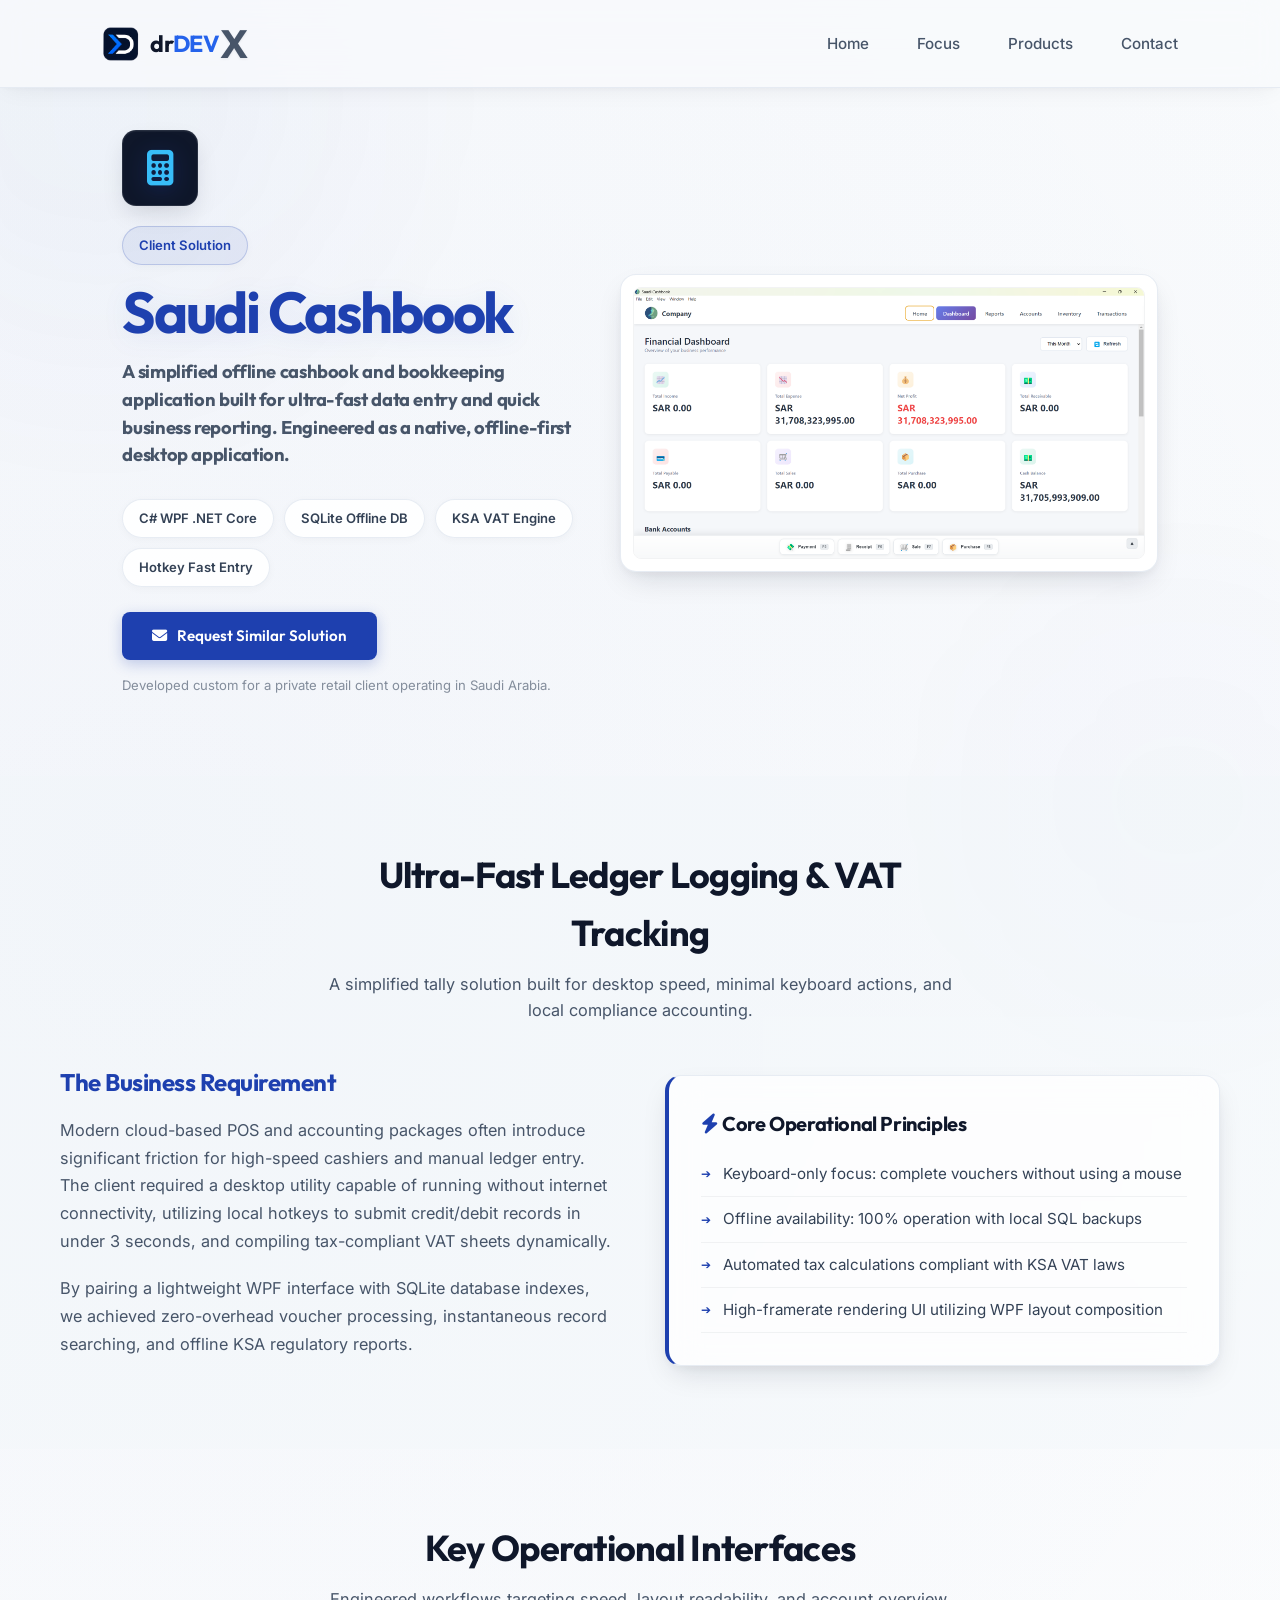
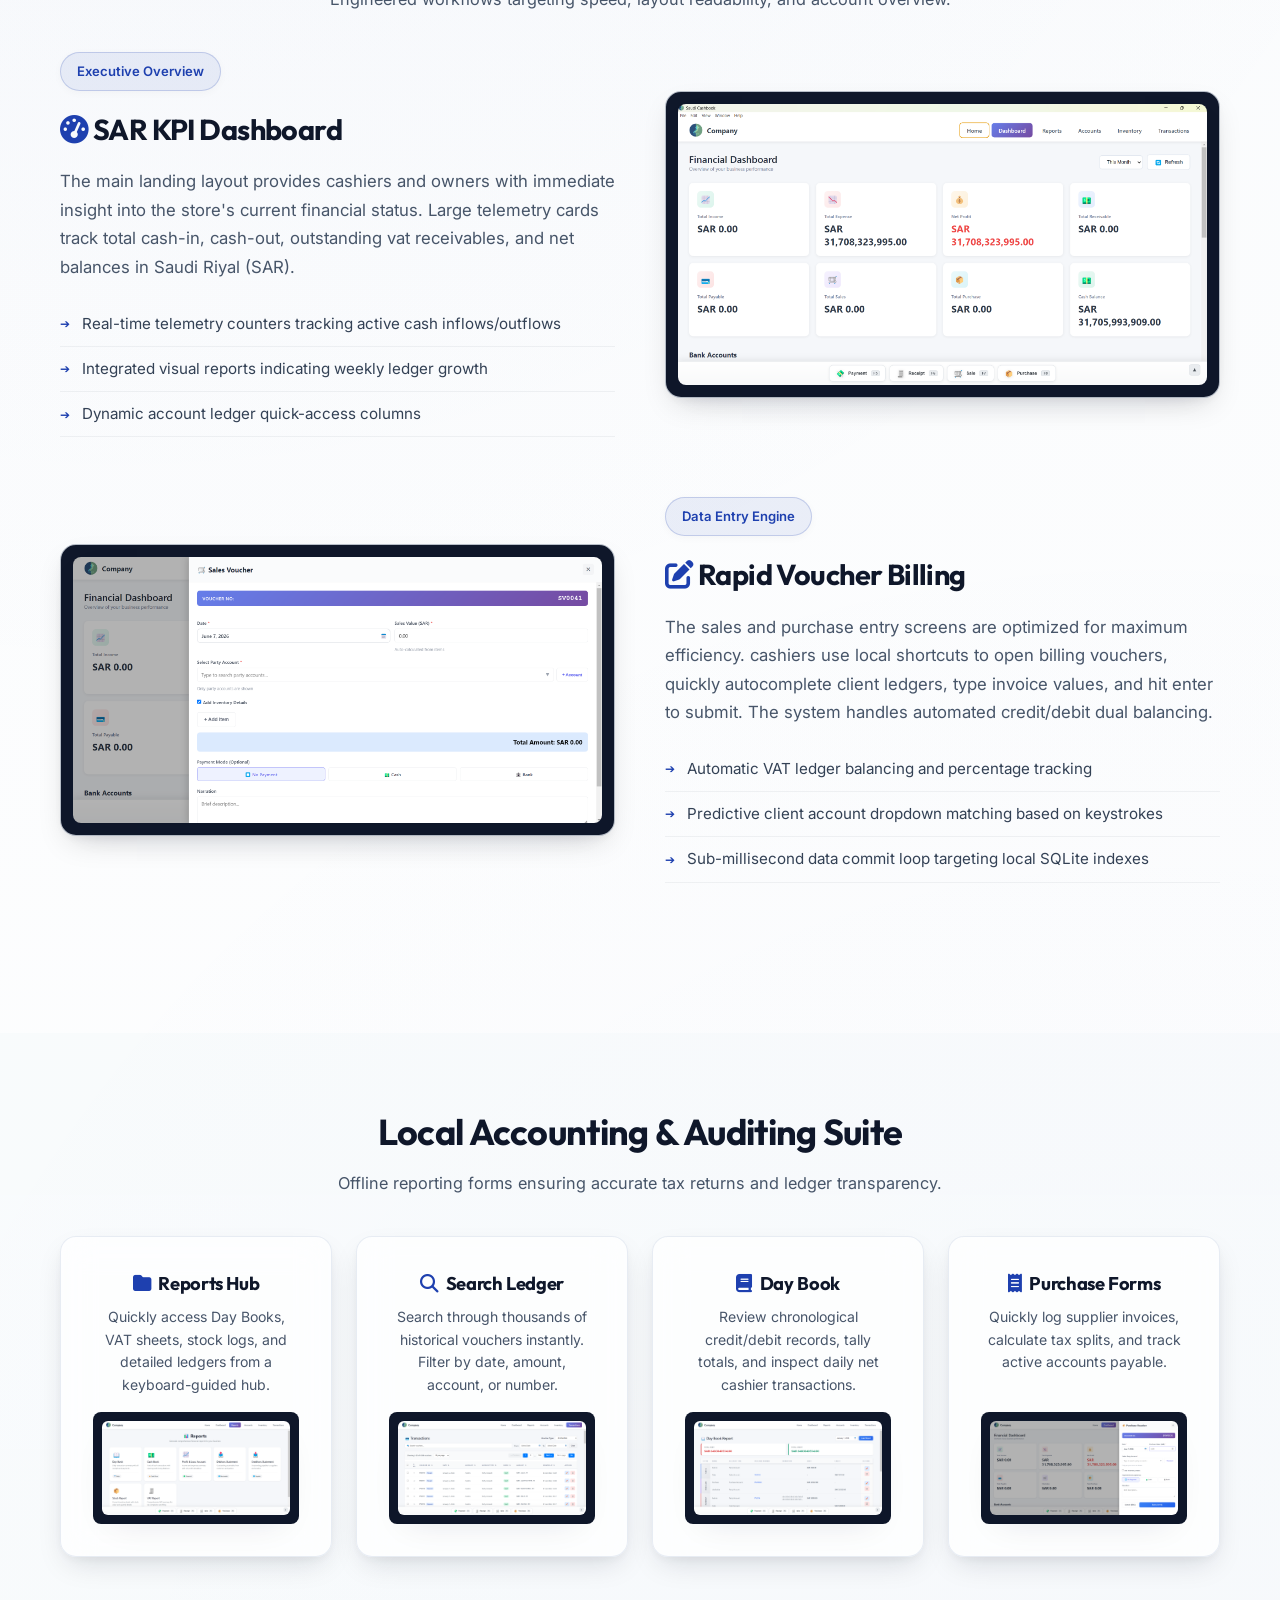
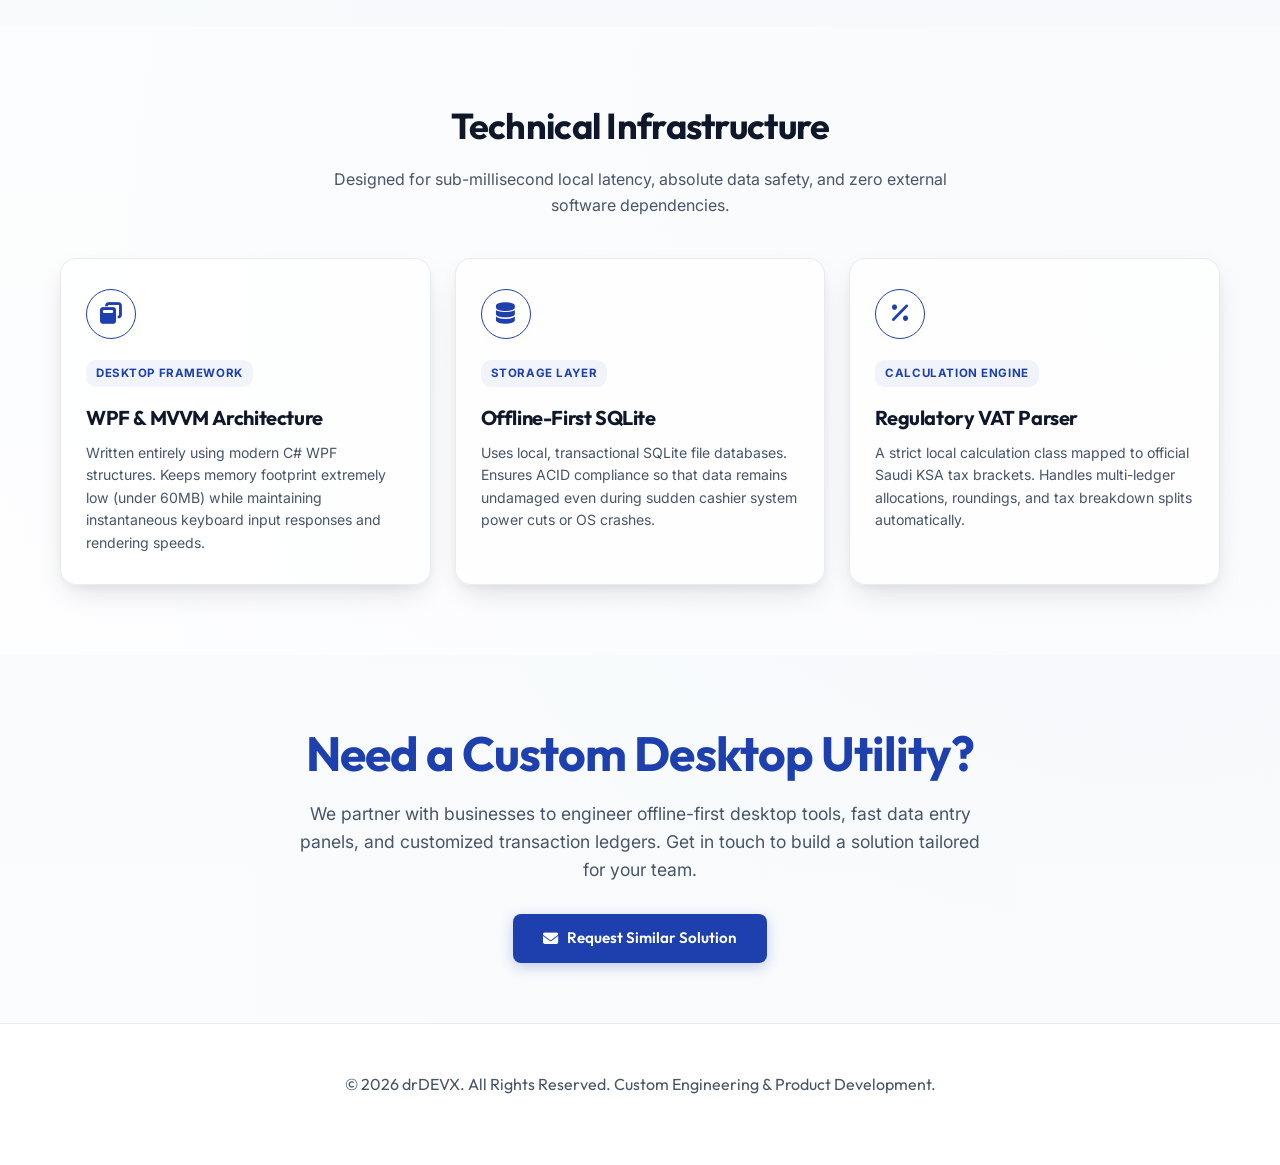
<file: Saudi-Cashbook/index.html>
<!DOCTYPE html>
<html lang="en">

<head>
    <meta charset="utf-8">
    <meta name="viewport" content="width=device-width, initial-scale=1.0">

    <!-- Google Analytics -->
    <script async src="https://www.googletagmanager.com/gtag/js?id=G-JK61WGNC8G"></script>
    <script>
        window.dataLayer = window.dataLayer || [];
        function gtag() { dataLayer.push(arguments); }
        gtag('js', new Date());
        gtag('config', 'G-JK61WGNC8G');
    </script>
    <title>Saudi Cashbook - Fast-Entry Desktop Ledger & VAT Analytics | drDEVX</title>
    <link rel="icon" type="image/png" href="../assets/dlogo.png">

    <!-- SEO Meta Tags -->
    <meta name="description"
        content="Saudi Cashbook - A simplified desktop cashbook and tally utility built for fast transaction entry and quick business insights. Offline-first with integrated KSA VAT calculations.">
    <meta name="keywords"
        content="Saudi Cashbook, Cashbook desktop app, Tally utility, WPF, C#, SQLite, KSA VAT, offline-first ledger, accounting software, drDEVX">
    <meta name="author" content="drDEVX">
    <meta name="robots" content="index, follow">
    <link rel="canonical" href="https://drdevx.pages.dev/Saudi-Cashbook/">

    <!-- Open Graph / Facebook -->
    <meta property="og:type" content="website">
    <meta property="og:url" content="https://drdevx.pages.dev/Saudi-Cashbook/">
    <meta property="og:title" content="Saudi Cashbook - Fast-Entry Desktop Ledger & VAT Analytics">
    <meta property="og:description" content="A simplified offline-first cashbook utility designed for rapid data entry and automatic VAT reporting. Built for desktop speed with C# and WPF.">
    <meta property="og:image" content="https://drdevx.pages.dev/Saudi-Cashbook/dashboard.png">
    <meta property="og:site_name" content="drDEVX">

    <!-- Twitter Card -->
    <meta name="twitter:card" content="summary_large_image">
    <meta name="twitter:url" content="https://drdevx.pages.dev/Saudi-Cashbook/">
    <meta name="twitter:title" content="Saudi Cashbook - Fast-Entry Desktop Ledger & VAT Analytics">
    <meta name="twitter:description" content="A simplified offline-first cashbook utility designed for rapid data entry and automatic VAT reporting. Built for desktop speed with C# and WPF.">
    <meta name="twitter:image" content="https://drdevx.pages.dev/Saudi-Cashbook/dashboard.png">

    <!-- Google Fonts -->
    <link
        href="https://fonts.googleapis.com/css2?family=Inter:wght@300;400;500;600;700&family=Outfit:wght@300;400;500;600;700;800&family=JetBrains+Mono:wght@400;500&display=swap"
        rel="stylesheet">
    <link rel="stylesheet" href="https://cdnjs.cloudflare.com/ajax/libs/font-awesome/6.4.0/css/all.min.css">
    <link rel="stylesheet" href="../styles.css">

    <style>
        :root {
            --cashbook-blue: #1e40af; /* Solid Dark Blue */
            --cashbook-deep: #1e3a8a; /* Deep Navy Blue */
            --cashbook-bg-dark: #f8fafc;
            --glass-bg: rgba(255, 255, 255, 0.75);
            --glass-border: rgba(226, 232, 240, 0.8);
            
            --glass-shadow: 0 12px 30px -8px rgba(15, 23, 42, 0.15), 0 4px 12px -2px rgba(15, 23, 42, 0.05);
            --glass-shadow-hover: 0 24px 48px -12px rgba(30, 64, 175, 0.18), 0 8px 20px -4px rgba(15, 23, 42, 0.08);
        }

        /* ========== BASE STYLES ========== */
        * {
            box-sizing: border-box;
            margin: 0;
            padding: 0;
        }

        body {
            background-color: var(--cashbook-bg-dark);
            background-image:
                radial-gradient(circle at 10% 20%, rgba(30, 64, 175, 0.03) 0%, transparent 40%),
                radial-gradient(circle at 90% 80%, rgba(30, 64, 175, 0.02) 0%, transparent 40%),
                linear-gradient(to bottom, #f8fafc, #ffffff);
            font-family: 'Inter', sans-serif;
            color: #0f172a;
            overflow-x: hidden;
            line-height: 1.6;
        }

        h1, h2, h3, h4, h5, h6 {
            font-family: 'Outfit', sans-serif;
            font-weight: 700;
            margin-bottom: 15px;
            letter-spacing: -0.02em;
            color: #0f172a;
        }

        h1 {
            font-size: 3.5rem;
            line-height: 1.1;
            color: var(--cashbook-blue);
            filter: drop-shadow(0 4px 12px rgba(30, 64, 175, 0.08));
        }

        h2 {
            font-size: 2.25rem;
            letter-spacing: -0.02em;
            margin-bottom: 0.75rem;
        }

        p {
            font-size: 1rem;
            color: #475569;
            margin-bottom: 20px;
            font-weight: 400;
        }

        a {
            text-decoration: none;
            color: inherit;
            transition: all 0.3s ease;
        }

        /* ========== UTILITIES & ACCENTS ========== */
        .highlight-blue { color: var(--cashbook-blue); }
        .highlight-deep { color: var(--cashbook-deep); }
        .gradient-text {
            color: var(--cashbook-blue);
            font-weight: bold;
        }

        .container {
            max-width: 1200px;
            margin: 0 auto;
            padding: 0 20px;
        }

        section {
            padding: 70px 0;
            position: relative;
        }

        section:nth-child(even) {
            background: rgba(241, 245, 249, 0.35);
        }

        /* ========== HOLOGRAPHIC CARDS & GLASSMORPHISM ========== */
        .glass-card {
            background: var(--glass-bg);
            border: 1px solid var(--glass-border);
            border-radius: 16px;
            padding: 2rem;
            backdrop-filter: blur(16px);
            -webkit-backdrop-filter: blur(16px);
            box-shadow: var(--glass-shadow);
            transition: transform 0.4s cubic-bezier(0.165, 0.84, 0.44, 1),
                        box-shadow 0.4s cubic-bezier(0.165, 0.84, 0.44, 1),
                        border-color 0.4s ease;
            will-change: transform, box-shadow;
        }

        .glass-card:hover {
            transform: translateY(-4px);
            box-shadow: var(--glass-shadow-hover);
            border-color: rgba(30, 64, 175, 0.3);
        }

        .hol-image {
            border-radius: 12px;
            box-shadow: 0 15px 35px -10px rgba(15, 23, 42, 0.12), 0 0 0 1px rgba(15, 23, 42, 0.05);
            transition: transform 0.4s ease;
            max-width: 100%;
            height: auto;
            display: block;
        }

        .hol-image:hover {
            transform: scale(1.015);
        }

        /* ========== COMPONENTS ========== */
        .btn-primary {
            display: inline-flex;
            align-items: center;
            justify-content: center;
            gap: 0.6rem;
            background: var(--cashbook-blue);
            padding: 12px 30px;
            border-radius: 8px;
            color: #ffffff !important;
            font-weight: 600;
            font-size: 0.95rem;
            font-family: 'Outfit', sans-serif;
            border: none;
            box-shadow: 0 4px 14px rgba(30, 64, 175, 0.25);
            transition: all 0.3s cubic-bezier(0.4, 0, 0.2, 1);
        }

        .btn-primary:hover {
            transform: translateY(-2px);
            box-shadow: 0 6px 20px rgba(30, 64, 175, 0.35);
            color: #ffffff;
        }

        .btn-secondary {
            display: inline-flex;
            align-items: center;
            justify-content: center;
            gap: 0.6rem;
            background: #ffffff;
            border: 1px solid var(--glass-border);
            padding: 12px 30px;
            border-radius: 8px;
            color: #0f172a !important;
            font-weight: 600;
            font-size: 0.95rem;
            font-family: 'Outfit', sans-serif;
            box-shadow: 0 2px 8px rgba(15, 23, 42, 0.03);
            transition: all 0.3s ease;
        }

        .btn-secondary:hover {
            transform: translateY(-2px);
            background: var(--cashbook-bg-dark);
            border-color: #cbd5e1;
        }

        .split-grid {
            display: grid;
            grid-template-columns: 1fr 1fr;
            gap: 50px;
            align-items: center;
        }

        ul.feature-list {
            list-style: none;
        }

        ul.feature-list li {
            padding: 10px 0;
            border-bottom: 1px solid rgba(15, 23, 42, 0.05);
            display: flex;
            align-items: center;
            font-size: 0.95rem;
            color: #334155;
        }

        ul.feature-list li::before {
            content: "➔";
            color: var(--cashbook-blue);
            margin-right: 12px;
            font-size: 0.8em;
        }

        .features-grid {
            display: grid;
            grid-template-columns: repeat(auto-fit, minmax(250px, 1fr));
            gap: 24px;
            margin-top: 30px;
        }

        .panel-info h4 {
            font-size: 1.25rem;
            margin-bottom: 8px;
            display: flex;
            align-items: center;
            gap: 8px;
        }

        .panel-info p {
            font-size: 0.9rem;
            margin-bottom: 0;
            color: #475569;
        }

        .panel-media {
            border-radius: 8px;
            overflow: hidden;
            background: #0f172a;
            border: 1px solid rgba(15, 23, 42, 0.1);
            display: flex;
            justify-content: center;
            align-items: center;
            margin-top: auto;
            padding: 12px;
        }

        .panel-media img {
            width: 100%;
            height: auto;
            object-fit: contain;
            display: block;
        }

        /* ========== HERO SECTION SPECIFIC ========== */
        .hero-section {
            padding-top: 130px;
            padding-bottom: 60px;
            position: relative;
            overflow: hidden;
            min-height: auto;
        }

        .hero-grid-container {
            max-width: 1200px;
            width: 100%;
            display: grid;
            grid-template-columns: 0.92fr 1.08fr;
            gap: 40px;
            align-items: center;
        }

        .hero-text-side {
            text-align: left;
        }

        .hero-visual-side {
            display: flex;
            justify-content: center;
            align-items: center;
            position: relative;
        }

        .hero-mockup-wrapper {
            background: #ffffff;
            border: 1px solid var(--glass-border);
            padding: 12px;
            border-radius: 16px;
            box-shadow: var(--glass-shadow);
            width: 100%;
            max-width: 580px;
            transition: transform 0.4s ease;
        }

        .hero-mockup-wrapper:hover {
            transform: translateY(-4px) scale(1.01);
            box-shadow: var(--glass-shadow-hover);
        }

        .hero-mockup-img {
            width: 100%;
            height: auto;
            border-radius: 8px;
            display: block;
            border: 1px solid rgba(15, 23, 42, 0.05);
        }

        .hero-title {
            font-size: 3.6rem;
            line-height: 1.1;
            margin-bottom: 15px;
            letter-spacing: -0.04em;
        }

        .hero-subtitle {
            font-size: 1.15rem;
            color: #475569;
            margin-bottom: 30px;
            line-height: 1.5;
        }

        .hero-badges {
            display: flex;
            gap: 10px;
            margin: 25px 0;
            flex-wrap: wrap;
        }

        .badge {
            background: rgba(255, 255, 255, 0.9);
            border: 1px solid var(--glass-border);
            padding: 8px 16px;
            border-radius: 30px;
            display: flex;
            align-items: center;
            font-size: 0.82rem;
            color: #334155;
            font-weight: 600;
            box-shadow: 0 2px 8px rgba(15, 23, 42, 0.03);
            transition: all 0.3s ease;
        }

        .badge:hover {
            transform: translateY(-2px);
            border-color: rgba(30, 64, 175, 0.3);
            background: rgba(30, 64, 175, 0.04);
            color: var(--cashbook-blue);
        }

        .hero-cta-group {
            display: flex;
            gap: 15px;
            align-items: center;
        }

        /* ========== DENSE CAPABILITIES SECTION ========== */
        .section-header {
            text-align: center;
            max-width: 650px;
            margin: 0 auto 40px auto;
        }

        .section-title {
            font-size: 2.25rem;
            margin-bottom: 10px;
        }

        .section-subtitle {
            color: #475569;
            font-size: 1.02rem;
        }

        /* ========== TECH SPECS & ARCHITECTURE ========== */
        .tech-spec-grid {
            display: grid;
            grid-template-columns: repeat(3, 1fr);
            gap: 24px;
        }

        .tech-card {
            background: rgba(255, 255, 255, 0.75);
            border: 1px solid var(--glass-border);
            border-radius: 16px;
            padding: 30px 25px;
            text-align: left;
            transition: all 0.4s cubic-bezier(0.165, 0.84, 0.44, 1);
            position: relative;
            overflow: hidden;
            height: 100%;
            box-shadow: var(--glass-shadow);
        }

        .tech-card:hover {
            transform: translateY(-5px);
            border-color: rgba(30, 64, 175, 0.3);
            box-shadow: var(--glass-shadow-hover);
        }

        .tech-icon-circle {
            width: 50px;
            height: 50px;
            border-radius: 50%;
            background: #ffffff;
            display: flex;
            align-items: center;
            justify-content: center;
            font-size: 1.35rem;
            margin-bottom: 20px;
            border: 1px solid var(--glass-border);
            box-shadow: 0 4px 10px rgba(15, 23, 42, 0.02);
        }

        .tech-card h4 {
            font-size: 1.25rem;
            margin-bottom: 8px;
        }

        .tech-tag {
            display: inline-block;
            font-size: 0.72rem;
            text-transform: uppercase;
            letter-spacing: 0.05em;
            padding: 4px 10px;
            border-radius: 10px;
            background: rgba(30, 64, 175, 0.06);
            color: var(--cashbook-blue);
            margin-bottom: 15px;
            font-weight: 700;
        }

        /* ========== SCROLL ANIMATION CSS ========== */
        .reveal-on-scroll {
            opacity: 0;
            transform: translateY(20px);
            transition: opacity 0.7s cubic-bezier(0.165, 0.84, 0.44, 1),
                        transform 0.7s cubic-bezier(0.165, 0.84, 0.44, 1);
        }

        .reveal-on-scroll.visible {
            opacity: 1;
            transform: translateY(0);
        }

        /* ========== RESPONSIVE ========== */
        @media screen and (max-width: 900px) {
            .hero-grid-container {
                grid-template-columns: 1fr;
                text-align: center;
                gap: 30px;
            }

            .hero-text-side {
                text-align: center;
                display: flex;
                flex-direction: column;
                align-items: center;
            }

            .hero-badges {
                justify-content: center;
            }

            .hero-cta-group {
                justify-content: center;
                flex-direction: column;
                width: 100%;
            }

            .btn-primary, .btn-secondary {
                width: 100%;
            }

            .split-grid {
                grid-template-columns: 1fr;
                gap: 30px;
                text-align: center;
            }

            .tech-spec-grid {
                grid-template-columns: 1fr;
                gap: 20px;
            }

            ul.feature-list {
                text-align: left;
                display: inline-block;
            }
        }

        @media screen and (max-width: 480px) {
            .hero-title { font-size: 2.4rem !important; }
            section { padding: 50px 0; }
            
            .hero-badges {
                display: grid;
                grid-template-columns: 1fr 1fr;
            }
        }

        /* Scroll Progress */
        .scroll-progress {
            background: var(--cashbook-blue);
            box-shadow: 0 0 10px rgba(30, 64, 175, 0.4);
            height: 3px;
            z-index: 9999;
        }

        /* Custom cursor highlight */
        .cursor-glow {
            position: fixed;
            width: 500px;
            height: 500px;
            border-radius: 50%;
            background: radial-gradient(circle, rgba(30, 64, 175, 0.04) 0%, rgba(255, 255, 255, 0) 70%);
            pointer-events: none;
            transform: translate(-50%, -50%);
            z-index: 0;
            transition: opacity 0.5s ease;
            opacity: 0;
        }

        /* Soft Glow Orbs */
        .glow-orb {
            position: fixed;
            border-radius: 50%;
            filter: blur(130px);
            z-index: -1;
            opacity: 0.7;
        }

        .orb-1 {
            width: 500px;
            height: 500px;
            background: rgba(30, 64, 175, 0.05);
            top: -150px;
            left: -150px;
            animation: floating-orb 15s infinite ease-in-out;
        }

        .orb-2 {
            width: 400px;
            height: 400px;
            background: rgba(30, 64, 175, 0.03);
            bottom: -100px;
            right: -100px;
            animation: floating-orb 18s infinite ease-in-out reverse;
        }

        @keyframes floating-orb {
            0% { transform: translate(0, 0) scale(1); }
            50% { transform: translate(50px, 80px) scale(1.1); }
            100% { transform: translate(0, 0) scale(1); }
        }
    </style>
</head>

<body>
    <div class="scroll-progress" id="scroll-progress-bar"></div>
    <div class="noise-overlay"></div>
    <div class="cursor-glow" id="custom-cursor-glow"></div>

    <!-- Soft Glow Orbs -->
    <div class="glow-orb orb-1"></div>
    <div class="glow-orb orb-2"></div>

    <!-- NAVIGATION -->
    <nav class="glass-nav">
        <div class="logo-container">
            <a href="../index.html">
                <img src="../assets/dlogo.png" alt="drDEVX Logo" class="nav-logo">
                <span class="brand-text">
                    <span class="brand-dr">dr</span><span class="brand-dev">DEV</span><span class="brand-x">X</span>
                </span>
            </a>
        </div>
        <ul class="nav-links">
            <li><a href="../index.html#home">Home</a></li>
            <li><a href="../index.html#focus">Focus</a></li>
            <li><a href="../index.html#products">Products</a></li>
            <li><a href="../index.html#contact">Contact</a></li>
        </ul>
        <div class="hamburger">
            <i class="fas fa-bars"></i>
        </div>
    </nav>

    <!-- HERO SECTION -->
    <section class="hero-section">
        <div class="container">
            <div class="hero-grid-container">
                <div class="hero-text-side fade-in-up">
                    <div class="logo-badge-card" style="width: 76px; height: 76px; display: inline-flex; align-items: center; justify-content: center; background: #0f172a; border-radius: 14px; border: 1px solid rgba(255, 255, 255, 0.1); margin-bottom: 20px; box-shadow: 0 10px 25px -5px rgba(15, 23, 42, 0.15), inset 0 1px 1px rgba(255,255,255,0.05);">
                        <i class="fas fa-calculator" style="font-size: 2.2rem; color: #38bdf8; filter: drop-shadow(0 4px 10px rgba(30,64,175,0.35));"></i>
                    </div>
                    <span class="badge" style="background: rgba(30, 64, 175, 0.08); color: var(--cashbook-blue); border-color: rgba(30, 64, 175, 0.2); width: fit-content; margin-bottom: 15px;">Client Solution</span>
                    <h1 class="hero-title">Saudi Cashbook</h1>
                    <h3 class="hero-subtitle">A simplified offline cashbook and bookkeeping application built for ultra-fast data entry and quick business reporting. Engineered as a native, offline-first desktop application.</h3>

                    <div class="hero-badges">
                        <div class="badge"><span>C# WPF .NET Core</span></div>
                        <div class="badge"><span>SQLite Offline DB</span></div>
                        <div class="badge"><span>KSA VAT Engine</span></div>
                        <div class="badge"><span>Hotkey Fast Entry</span></div>
                    </div>

                    <div class="hero-cta-group">
                        <a href="../index.html#contact" class="btn-primary" id="request-quote-btn"><i class="fas fa-envelope"></i> Request Similar Solution</a>
                    </div>
                    <p style="margin-top: 15px; font-size: 0.82rem; opacity: 0.65;">
                        Developed custom for a private retail client operating in Saudi Arabia.
                    </p>
                </div>
                <div class="hero-visual-side fade-in-up">
                    <div class="hero-mockup-wrapper">
                        <!-- Displays the Saudi Cashbook main dashboard -->
                        <img src="./dashboard.png" class="hero-mockup-img" alt="Saudi Cashbook Desktop Dashboard">
                    </div>
                </div>
            </div>
        </div>
    </section>

    <!-- PROJECT OVERVIEW -->
    <section id="project-overview">
        <div class="container">
            <div class="section-header reveal-on-scroll">
                <h2 class="section-title">Ultra-Fast Ledger Logging & VAT Tracking</h2>
                <p class="section-subtitle">A simplified tally solution built for desktop speed, minimal keyboard actions, and local compliance accounting.</p>
            </div>
            
            <div class="split-grid">
                <div class="reveal-on-scroll">
                    <h3 style="font-size: 1.5rem; margin-bottom: 15px; color: var(--cashbook-blue);">The Business Requirement</h3>
                    <p style="color: #475569; font-size: 1.02rem; line-height: 1.7;">
                        Modern cloud-based POS and accounting packages often introduce significant friction for high-speed cashiers and manual ledger entry. The client required a desktop utility capable of running without internet connectivity, utilizing local hotkeys to submit credit/debit records in under 3 seconds, and compiling tax-compliant VAT sheets dynamically.
                    </p>
                    <p style="color: #475569; font-size: 1.02rem; line-height: 1.7;">
                        By pairing a lightweight WPF interface with SQLite database indexes, we achieved zero-overhead voucher processing, instantaneous record searching, and offline KSA regulatory reports.
                    </p>
                </div>
                <div class="glass-card reveal-on-scroll" style="border-left: 4px solid var(--cashbook-blue);">
                    <h4 style="font-size: 1.25rem; margin-bottom: 12px;"><i class="fas fa-bolt" style="color: var(--cashbook-blue);"></i> Core Operational Principles</h4>
                    <ul class="feature-list">
                        <li>Keyboard-only focus: complete vouchers without using a mouse</li>
                        <li>Offline availability: 100% operation with local SQL backups</li>
                        <li>Automated tax calculations compliant with KSA VAT laws</li>
                        <li>High-framerate rendering UI utilizing WPF layout composition</li>
                    </ul>
                </div>
            </div>
        </div>
    </section>

    <!-- ARCHITECTURAL COMPONENTS -->
    <section id="components">
        <div class="container">
            <div class="section-header reveal-on-scroll">
                <h2 class="section-title">Key Operational Interfaces</h2>
                <p class="section-subtitle">Engineered workflows targeting speed, layout readability, and account overview.</p>
            </div>

            <!-- Component 1: Dashboard (Image Right) -->
            <div class="split-grid reveal-on-scroll" style="margin-bottom: 60px;">
                <div>
                    <span class="badge" style="background: rgba(30, 64, 175, 0.08); color: var(--cashbook-blue); border-color: rgba(30, 64, 175, 0.2); width: fit-content; margin-bottom: 15px;">Executive Overview</span>
                    <h3 style="font-size: 1.8rem; margin-bottom: 15px;"><i class="fas fa-tachometer-alt" style="color: var(--cashbook-blue);"></i> SAR KPI Dashboard</h3>
                    <p style="font-size: 1.05rem; line-height: 1.7; color: #475569; margin-bottom: 20px;">
                        The main landing layout provides cashiers and owners with immediate insight into the store's current financial status. Large telemetry cards track total cash-in, cash-out, outstanding vat receivables, and net balances in Saudi Riyal (SAR).
                    </p>
                    <ul class="feature-list">
                        <li>Real-time telemetry counters tracking active cash inflows/outflows</li>
                        <li>Integrated visual reports indicating weekly ledger growth</li>
                        <li>Dynamic account ledger quick-access columns</li>
                    </ul>
                </div>
                <div class="glass-card" style="padding: 12px; display: flex; justify-content: center; align-items: center; background: #0f172a;">
                    <img src="./dashboard.png" class="hol-image" alt="Saudi Cashbook Dashboard UI" style="border-radius: 8px; width: 100%;">
                </div>
            </div>

            <!-- Component 2: Sales Voucher Dialog (Image Left) -->
            <div class="split-grid reveal-on-scroll" style="margin-bottom: 80px;">
                <div class="glass-card" style="padding: 12px; display: flex; justify-content: center; align-items: center; background: #0f172a;">
                    <img src="./sales_voucher.png" class="hol-image" alt="Saudi Cashbook Sales Voucher Billing Dialog" style="border-radius: 8px; width: 100%;">
                </div>
                <div>
                    <span class="badge" style="background: rgba(30, 64, 175, 0.08); color: var(--cashbook-blue); border-color: rgba(30, 64, 175, 0.2); width: fit-content; margin-bottom: 15px;">Data Entry Engine</span>
                    <h3 style="font-size: 1.8rem; margin-bottom: 15px;"><i class="fas fa-edit" style="color: var(--cashbook-blue);"></i> Rapid Voucher Billing</h3>
                    <p style="font-size: 1.05rem; line-height: 1.7; color: #475569; margin-bottom: 20px;">
                        The sales and purchase entry screens are optimized for maximum efficiency. cashiers use local shortcuts to open billing vouchers, quickly autocomplete client ledgers, type invoice values, and hit enter to submit. The system handles automated credit/debit dual balancing.
                    </p>
                    <ul class="feature-list">
                        <li>Automatic VAT ledger balancing and percentage tracking</li>
                        <li>Predictive client account dropdown matching based on keystrokes</li>
                        <li>Sub-millisecond data commit loop targeting local SQLite indexes</li>
                    </ul>
                </div>
            </div>
        </div>
    </section>

    <!-- REPORTS GALLERY -->
    <section id="gallery">
        <div class="container">
            <div class="section-header reveal-on-scroll">
                <h2 class="section-title">Local Accounting & Auditing Suite</h2>
                <p class="section-subtitle">Offline reporting forms ensuring accurate tax returns and ledger transparency.</p>
            </div>

            <div class="features-grid reveal-on-scroll">
                <!-- Report Card 1: Reports Menu -->
                <div class="glass-card" style="display: flex; flex-direction: column; justify-content: space-between; align-items: center; text-align: center;">
                    <div class="panel-info">
                        <h4 style="font-size: 1.15rem; margin-bottom: 8px; justify-content: center;">
                            <i class="fas fa-folder" style="color: var(--cashbook-blue);"></i> Reports Hub
                        </h4>
                        <p style="font-size: 0.88rem; color: #475569; margin-bottom: 15px;">
                            Quickly access Day Books, VAT sheets, stock logs, and detailed ledgers from a keyboard-guided hub.
                        </p>
                    </div>
                    <div style="background: #0f172a; padding: 8px; border-radius: 8px; margin-top: auto; border: 1px solid rgba(15, 23, 42, 0.1);">
                        <img src="./reports_menu.png" class="hol-image" alt="Reports Hub Selection" style="width: 100%; border-radius: 6px;">
                    </div>
                </div>

                <!-- Report Card 2: Transactions Search -->
                <div class="glass-card" style="display: flex; flex-direction: column; justify-content: space-between; align-items: center; text-align: center;">
                    <div class="panel-info">
                        <h4 style="font-size: 1.15rem; margin-bottom: 8px; justify-content: center;">
                            <i class="fas fa-search" style="color: var(--cashbook-blue);"></i> Search Ledger
                        </h4>
                        <p style="font-size: 0.88rem; color: #475569; margin-bottom: 15px;">
                            Search through thousands of historical vouchers instantly. Filter by date, amount, account, or number.
                        </p>
                    </div>
                    <div style="background: #0f172a; padding: 8px; border-radius: 8px; margin-top: auto; border: 1px solid rgba(15, 23, 42, 0.1);">
                        <img src="./transactions_list.png" class="hol-image" alt="Ledger Search Listing" style="width: 100%; border-radius: 6px;">
                    </div>
                </div>

                <!-- Report Card 3: Day Book -->
                <div class="glass-card" style="display: flex; flex-direction: column; justify-content: space-between; align-items: center; text-align: center;">
                    <div class="panel-info">
                        <h4 style="font-size: 1.15rem; margin-bottom: 8px; justify-content: center;">
                            <i class="fas fa-book" style="color: var(--cashbook-blue);"></i> Day Book
                        </h4>
                        <p style="font-size: 0.88rem; color: #475569; margin-bottom: 15px;">
                            Review chronological credit/debit records, tally totals, and inspect daily net cashier transactions.
                        </p>
                    </div>
                    <div style="background: #0f172a; padding: 8px; border-radius: 8px; margin-top: auto; border: 1px solid rgba(15, 23, 42, 0.1);">
                        <img src="./day_book.png" class="hol-image" alt="Day Book Statement" style="width: 100%; border-radius: 6px;">
                    </div>
                </div>

                <!-- Report Card 4: Purchase Entry -->
                <div class="glass-card" style="display: flex; flex-direction: column; justify-content: space-between; align-items: center; text-align: center;">
                    <div class="panel-info">
                        <h4 style="font-size: 1.15rem; margin-bottom: 8px; justify-content: center;">
                            <i class="fas fa-receipt" style="color: var(--cashbook-blue);"></i> Purchase Forms
                        </h4>
                        <p style="font-size: 0.88rem; color: #475569; margin-bottom: 15px;">
                            Quickly log supplier invoices, calculate tax splits, and track active accounts payable.
                        </p>
                    </div>
                    <div style="background: #0f172a; padding: 8px; border-radius: 8px; margin-top: auto; border: 1px solid rgba(15, 23, 42, 0.1);">
                        <img src="./purchase_voucher.png" class="hol-image" alt="Purchase Entry Screen" style="width: 100%; border-radius: 6px;">
                    </div>
                </div>
            </div>
        </div>
    </section>

    <!-- ARCHITECTURE SPECIFICATIONS -->
    <section style="position: relative;" id="specifications">
        <div class="container reveal-on-scroll">
            <div class="section-header">
                <h2 style="font-size: 2.25rem;">Technical Infrastructure</h2>
                <p>Designed for sub-millisecond local latency, absolute data safety, and zero external software dependencies.</p>
            </div>

            <div class="tech-spec-grid">
                <!-- Specification 1: WPF Snappy UI -->
                <div class="tech-card">
                    <div class="tech-icon-circle" style="border-color: var(--cashbook-blue);">
                        <i class="fas fa-window-restore" style="color: var(--cashbook-blue);"></i>
                    </div>
                    <span class="tech-tag">Desktop Framework</span>
                    <h4>WPF & MVVM Architecture</h4>
                    <p style="font-size: 0.88rem; margin: 0; color: #475569;">Written entirely using modern C# WPF structures. Keeps memory footprint extremely low (under 60MB) while maintaining instantaneous keyboard input responses and rendering speeds.</p>
                </div>

                <!-- Specification 2: SQLite Local Store -->
                <div class="tech-card">
                    <div class="tech-icon-circle" style="border-color: var(--cashbook-blue);">
                        <i class="fas fa-database" style="color: var(--cashbook-blue);"></i>
                    </div>
                    <span class="tech-tag">Storage Layer</span>
                    <h4>Offline-First SQLite</h4>
                    <p style="font-size: 0.88rem; margin: 0; color: #475569;">Uses local, transactional SQLite file databases. Ensures ACID compliance so that data remains undamaged even during sudden cashier system power cuts or OS crashes.</p>
                </div>

                <!-- Specification 3: VAT Calculation Engine -->
                <div class="tech-card">
                    <div class="tech-icon-circle" style="border-color: var(--cashbook-blue);">
                        <i class="fas fa-percent" style="color: var(--cashbook-blue);"></i>
                    </div>
                    <span class="tech-tag">Calculation Engine</span>
                    <h4>Regulatory VAT Parser</h4>
                    <p style="font-size: 0.88rem; margin: 0; color: #475569;">A strict local calculation class mapped to official Saudi KSA tax brackets. Handles multi-ledger allocations, roundings, and tax breakdown splits automatically.</p>
                </div>
            </div>
        </div>
    </section>

    <!-- FOOTER CTA -->
    <section style="text-align: center; padding: 60px 0;" id="request-footer">
        <div class="container reveal-on-scroll">
            <h2 style="font-size: 3rem; margin-bottom: 8px; color: var(--cashbook-blue);">Need a Custom Desktop Utility?</h2>
            <p style="font-size: 1.1rem; margin-bottom: 30px; color: #475569; max-width: 700px; margin-left: auto; margin-right: auto;">
                We partner with businesses to engineer offline-first desktop tools, fast data entry panels, and customized transaction ledgers. Get in touch to build a solution tailored for your team.
            </p>
            <div style="display: flex; gap: 15px; justify-content: center; align-items: center; flex-wrap: wrap;">
                <a href="../index.html#contact" class="btn-primary"><i class="fas fa-envelope"></i> Request Similar Solution</a>
            </div>
        </div>
    </section>

    <footer>
        <p>&copy; 2026 drDEVX. All Rights Reserved. Custom Engineering & Product Development.</p>
    </footer>

    <script>
        // Header shrink on scroll
        window.addEventListener('scroll', () => {
            const header = document.querySelector('.glass-nav');
            if (header) {
                if (window.scrollY > 40) {
                    header.classList.add('scrolled');
                } else {
                    header.classList.remove('scrolled');
                }
            }
        });

        document.addEventListener('DOMContentLoaded', () => {
            // Scroll Progress Bar Logic
            const progressBar = document.getElementById('scroll-progress-bar');
            window.addEventListener('scroll', () => {
                const winScroll = document.body.scrollTop || document.documentElement.scrollTop;
                const height = document.documentElement.scrollHeight - document.documentElement.clientHeight;
                const scrolled = (winScroll / height) * 100;
                if (progressBar) {
                    progressBar.style.width = scrolled + "%";
                }
            });

            // Hamburger Menu Toggle
            const hamburger = document.querySelector('.hamburger');
            const navLinks = document.querySelector('.nav-links');

            if (hamburger && navLinks) {
                hamburger.addEventListener('click', () => {
                    navLinks.classList.toggle('active');
                    const icon = hamburger.querySelector('i');
                    if (navLinks.classList.contains('active')) {
                        icon.classList.remove('fa-bars');
                        icon.classList.add('fa-times');
                    } else {
                        icon.classList.remove('fa-times');
                        icon.classList.add('fa-bars');
                    }
                });

                // Close menu when a link is clicked
                document.querySelectorAll('.nav-links a').forEach(link => {
                    link.addEventListener('click', () => {
                        navLinks.classList.remove('active');
                        const icon = hamburger.querySelector('i');
                        if (icon) {
                            icon.classList.remove('fa-times');
                            icon.classList.add('fa-bars');
                        }
                    });
                });
            }

            // Custom cursor glow (desktop only)
            const cursorGlow = document.getElementById('custom-cursor-glow');
            if (cursorGlow && window.innerWidth > 768) {
                document.addEventListener('mousemove', (e) => {
                    cursorGlow.style.left = e.clientX + 'px';
                    cursorGlow.style.top = e.clientY + 'px';
                    cursorGlow.style.opacity = '1';
                });
                document.addEventListener('mouseleave', () => {
                    cursorGlow.style.opacity = '0';
                });
            }

            // 3D Card Tilt Effect (Desktop only)
            const cards = document.querySelectorAll('.glass-card, .tech-card');
            if (cards.length > 0 && window.innerWidth > 768) {
                cards.forEach(card => {
                    card.addEventListener('mousemove', (e) => {
                        const rect = card.getBoundingClientRect();
                        const x = e.clientX - rect.left;
                        const y = e.clientY - rect.top;

                        const xRotation = -((y - rect.height / 2) / (rect.height / 16));
                        const yRotation = (x - rect.width / 2) / (rect.width / 16);

                        card.style.transform = `perspective(1000px) scale(1.015) rotateX(${xRotation}deg) rotateY(${yRotation}deg)`;
                        card.style.boxShadow = `0 20px 45px -10px rgba(30, 64, 175, 0.12), 0 0 1px rgba(30, 64, 175, 0.1)`;
                    });

                    card.style.transition = 'transform 0.1s ease, box-shadow 0.1s ease';

                    card.addEventListener('mouseleave', () => {
                        card.style.transform = 'perspective(1000px) scale(1) rotateX(0) rotateY(0)';
                        card.style.boxShadow = '';
                        card.style.transition = 'transform 0.4s ease, box-shadow 0.4s ease';
                    });
                });
            }

            // Scroll Animation Observer
            const observerOptions = {
                root: null,
                rootMargin: '0px 0px -50px 0px',
                threshold: 0.1
            };

            const observer = new IntersectionObserver((entries, observer) => {
                entries.forEach(entry => {
                    if (entry.isIntersecting) {
                        entry.target.classList.add('visible');
                        observer.unobserve(entry.target);
                    }
                });
            }, observerOptions);

            const elements = document.querySelectorAll('.reveal-on-scroll');
            elements.forEach(el => observer.observe(el));

            // Star Burst Click Particle Animation
            function createStarBurst(x, y) {
                const particleCount = 12;
                for (let i = 0; i < particleCount; i++) {
                    const particle = document.createElement('div');
                    particle.classList.add('star-burst');

                    const angle = (Math.PI * 2 / particleCount) * i;
                    const distance = 50 + Math.random() * 30;
                    const tx = Math.cos(angle) * distance + 'px';
                    const ty = Math.sin(angle) * distance + 'px';

                    particle.style.left = x + 'px';
                    particle.style.top = y + 'px';
                    particle.style.setProperty('--tx', tx);
                    particle.style.setProperty('--ty', ty);

                    // Add dynamic coloring matching the cashbook dark blue theme
                    particle.style.background = 'var(--cashbook-blue)';
                    particle.style.boxShadow = '0 0 8px rgba(30, 64, 175, 0.6)';

                    document.body.appendChild(particle);
                    setTimeout(() => particle.remove(), 600);
                }
            }

            // Attach to clickables
            const clickables = document.querySelectorAll('a, button, .btn');
            clickables.forEach(btn => {
                btn.addEventListener('click', (e) => {
                    createStarBurst(e.clientX, e.clientY);

                    const href = btn.getAttribute('href');
                    const target = btn.getAttribute('target');
                    if (href && href !== '#' && !href.startsWith('#')) {
                        e.preventDefault();
                        setTimeout(() => {
                            if (target === '_blank') {
                                window.open(href, '_blank');
                            } else {
                                window.location.href = href;
                            }
                        }, 350);
                    }
                });
            });
        });
    </script>
</body>

</html>
</file>
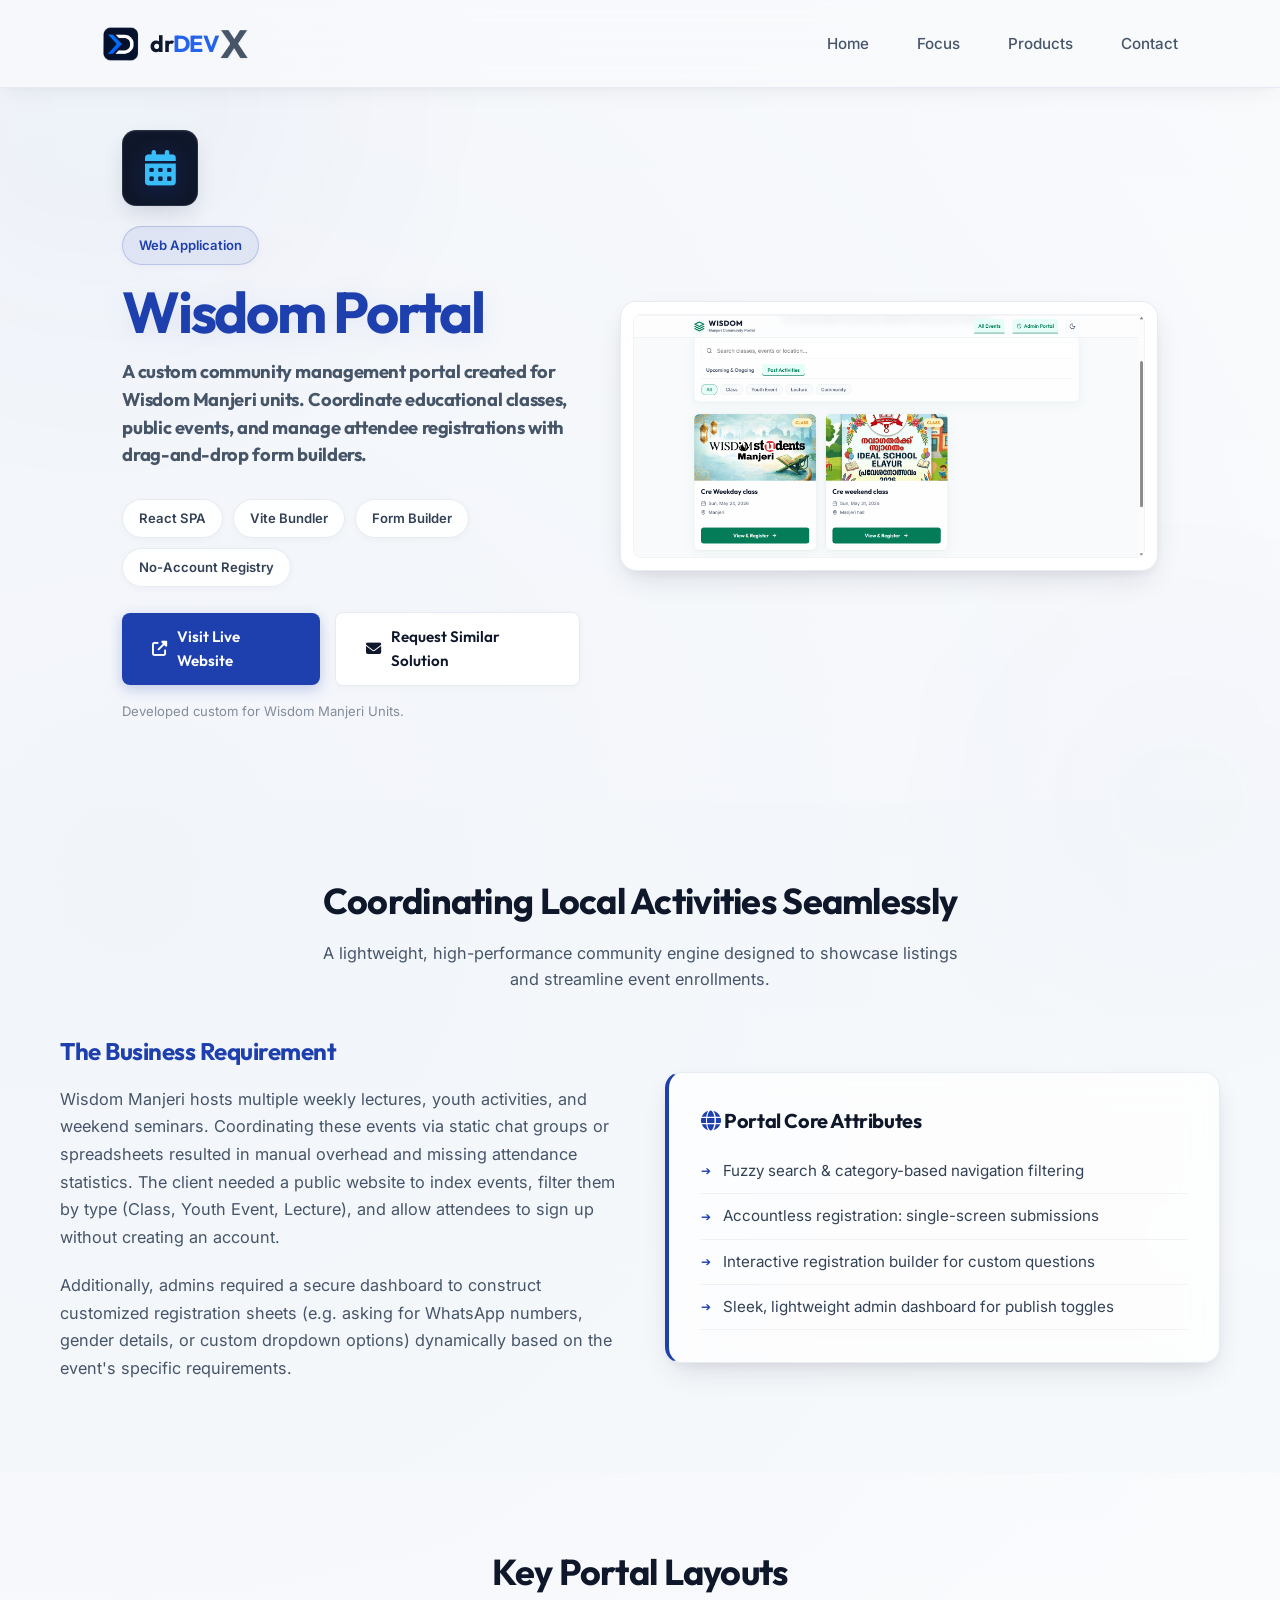
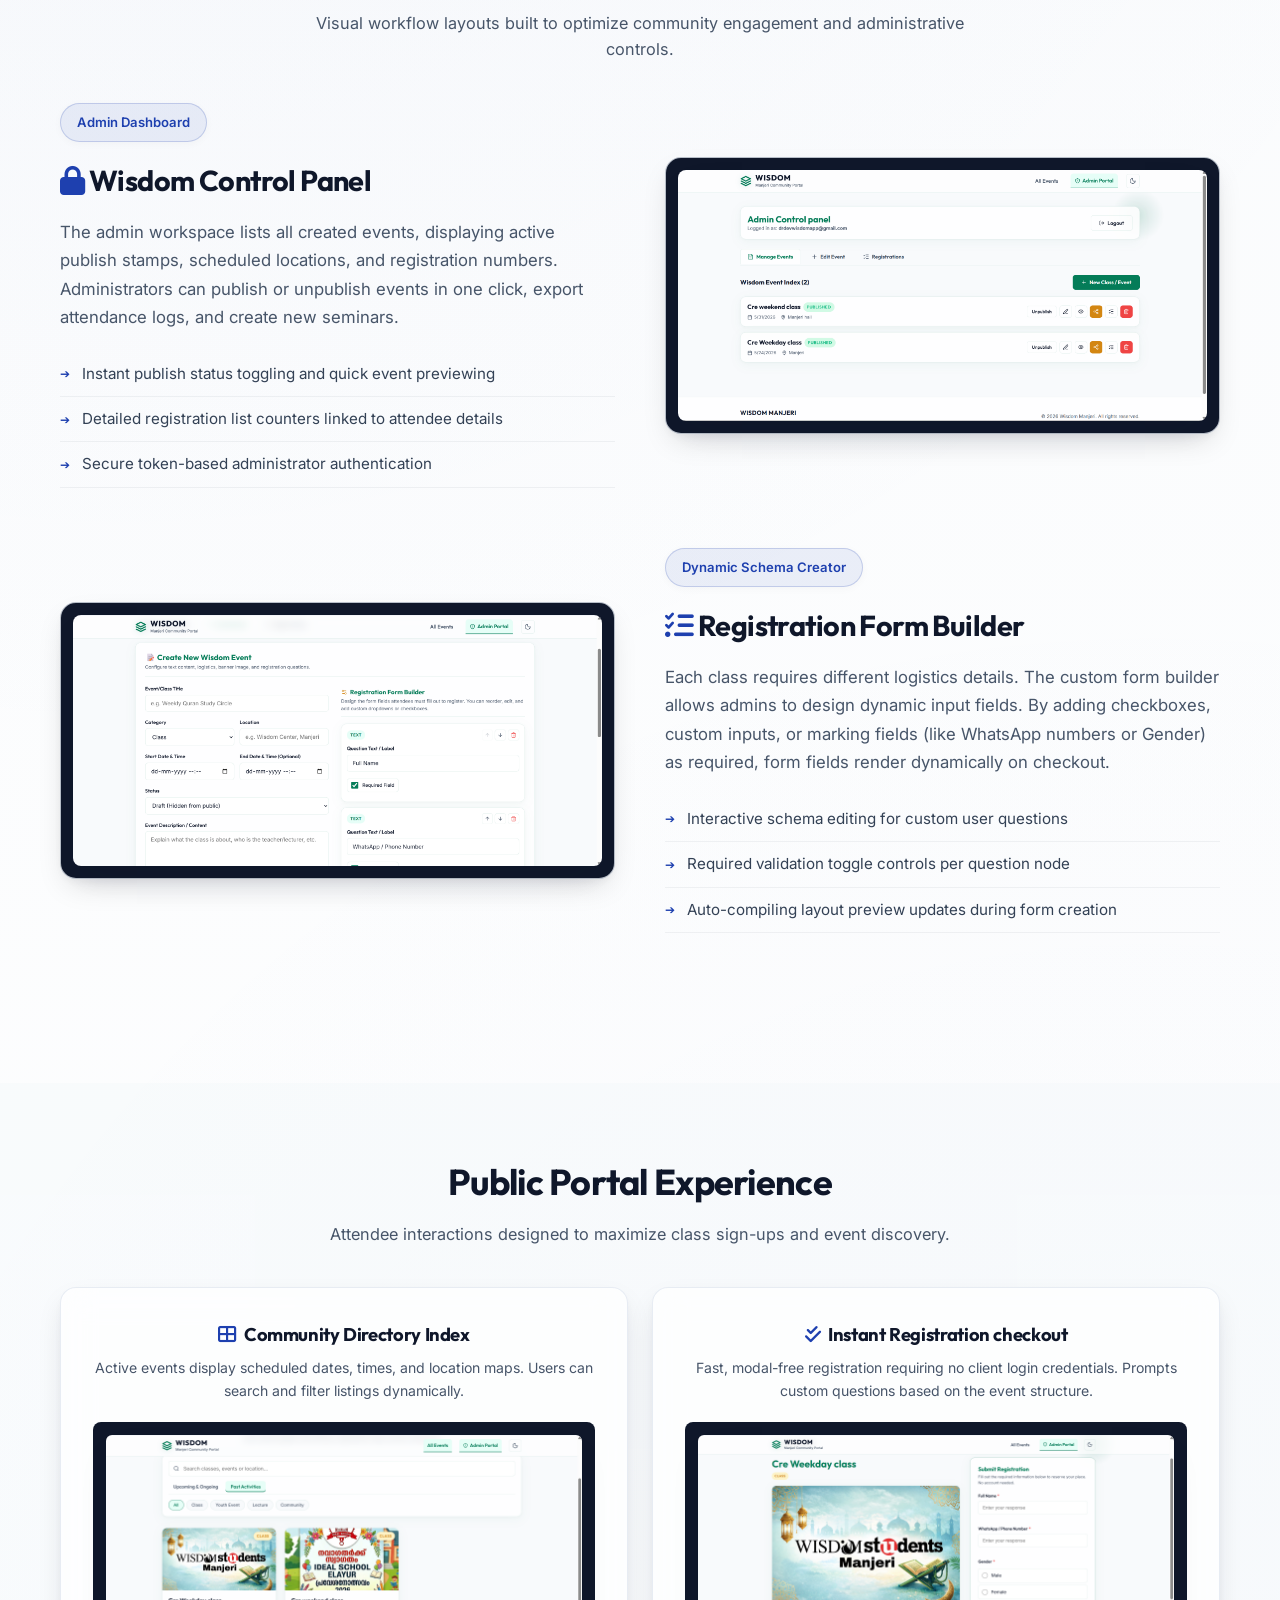
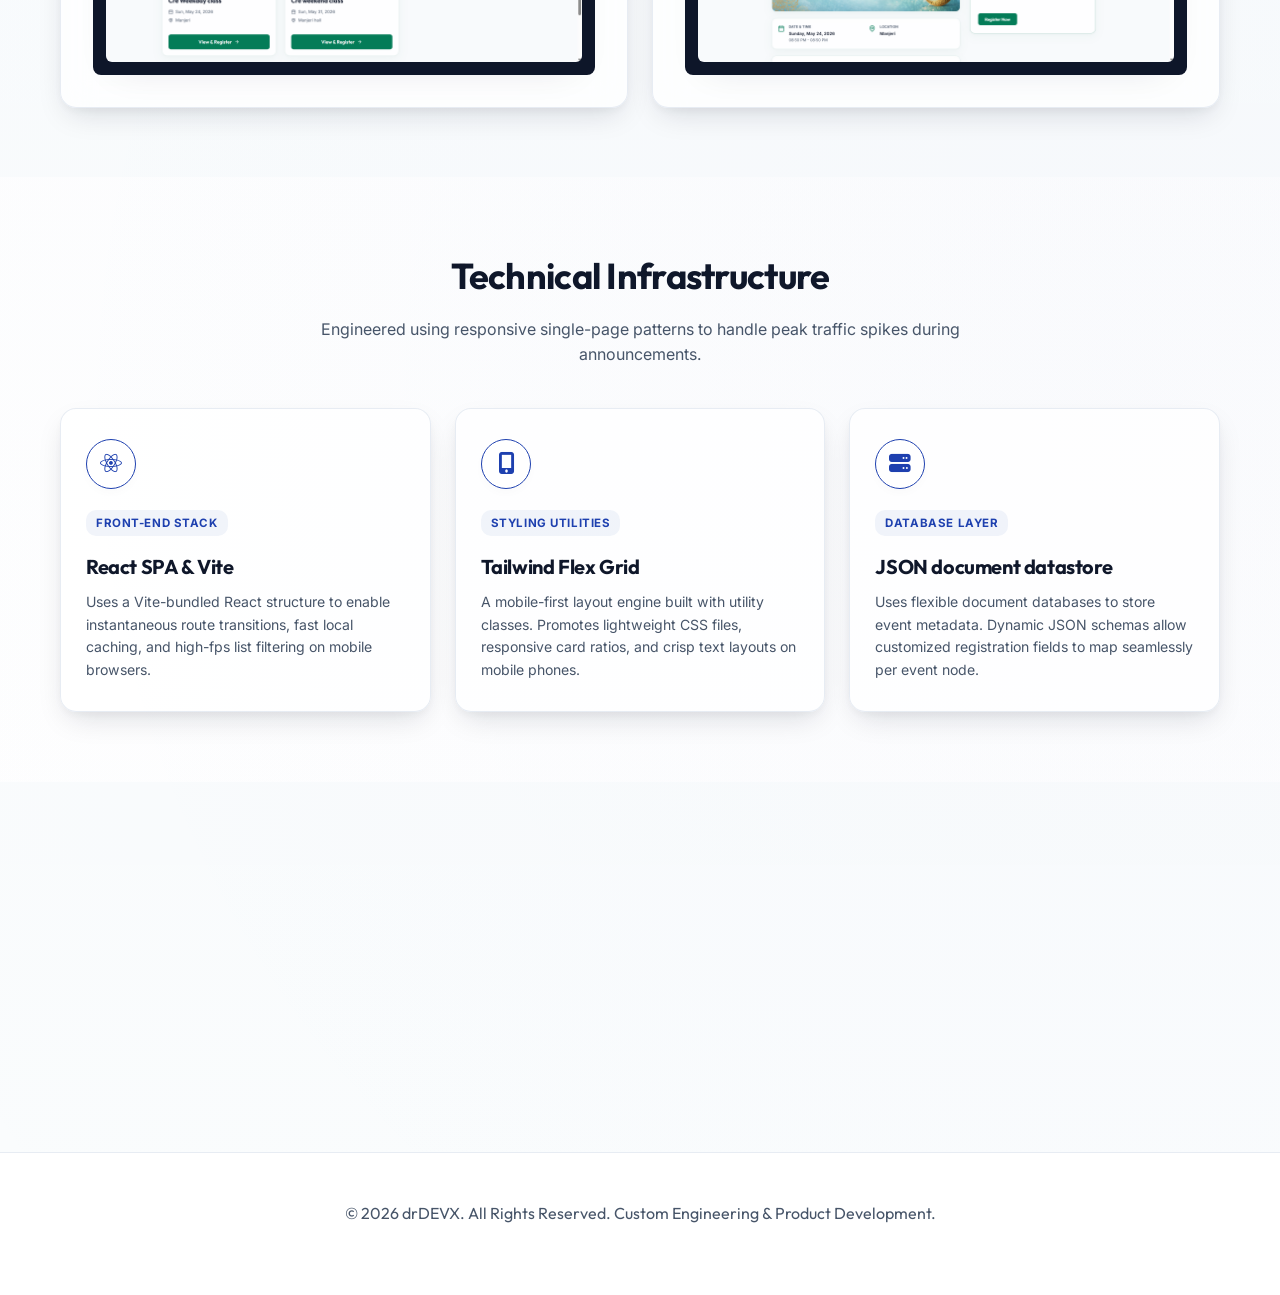
<file: Wisdom/index.html>
<!DOCTYPE html>
<html lang="en">

<head>
    <meta charset="utf-8">
    <meta name="viewport" content="width=device-width, initial-scale=1.0">

    <!-- Google Analytics -->
    <script async src="https://www.googletagmanager.com/gtag/js?id=G-JK61WGNC8G"></script>
    <script>
        window.dataLayer = window.dataLayer || [];
        function gtag() { dataLayer.push(arguments); }
        gtag('js', new Date());
        gtag('config', 'G-JK61WGNC8G');
    </script>
    <title>Wisdom Portal - Community Event Coordinator & Registration Builder | drDEVX</title>
    <link rel="icon" type="image/png" href="../assets/dlogo.png">

    <!-- SEO Meta Tags -->
    <meta name="description"
        content="Wisdom Portal - A custom community web portal created for Wisdom Manjeri units. Manage upcoming events, build custom attendee registration forms, and track registration logs in real time.">
    <meta name="keywords"
        content="Wisdom Manjeri, Wisdom Portal, event management software, registration builder, community portal, React, Vite, Node.js, drDEVX">
    <meta name="author" content="drDEVX">
    <meta name="robots" content="index, follow">
    <link rel="canonical" href="https://drdevx.pages.dev/Wisdom/">

    <!-- Open Graph / Facebook -->
    <meta property="og:type" content="website">
    <meta property="og:url" content="https://drdevx.pages.dev/Wisdom/">
    <meta property="og:title" content="Wisdom Portal - Community Event Coordinator & Registration Builder">
    <meta property="og:description" content="Manage upcoming lectures, classes, and events with dynamic registration form builders. Developed for Wisdom Manjeri.">
    <meta property="og:image" content="https://drdevx.pages.dev/Wisdom/home_portal.png">
    <meta property="og:site_name" content="drDEVX">

    <!-- Twitter Card -->
    <meta name="twitter:card" content="summary_large_image">
    <meta name="twitter:url" content="https://drdevx.pages.dev/Wisdom/">
    <meta name="twitter:title" content="Wisdom Portal - Community Event Coordinator & Registration Builder">
    <meta name="twitter:description" content="Manage upcoming lectures, classes, and events with dynamic registration form builders. Developed for Wisdom Manjeri.">
    <meta name="twitter:image" content="https://drdevx.pages.dev/Wisdom/home_portal.png">

    <!-- Google Fonts -->
    <link
        href="https://fonts.googleapis.com/css2?family=Inter:wght@300;400;500;600;700&family=Outfit:wght@300;400;500;600;700;800&family=JetBrains+Mono:wght@400;500&display=swap"
        rel="stylesheet">
    <link rel="stylesheet" href="https://cdnjs.cloudflare.com/ajax/libs/font-awesome/6.4.0/css/all.min.css">
    <link rel="stylesheet" href="../styles.css">

    <style>
        :root {
            --wisdom-blue: #1e40af; /* Solid Dark Blue */
            --wisdom-deep: #1e3a8a; /* Deep Navy Blue */
            --wisdom-bg-dark: #f8fafc;
            --glass-bg: rgba(255, 255, 255, 0.75);
            --glass-border: rgba(226, 232, 240, 0.8);
            
            --glass-shadow: 0 12px 30px -8px rgba(15, 23, 42, 0.15), 0 4px 12px -2px rgba(15, 23, 42, 0.05);
            --glass-shadow-hover: 0 24px 48px -12px rgba(30, 64, 175, 0.18), 0 8px 20px -4px rgba(15, 23, 42, 0.08);
        }

        /* ========== BASE STYLES ========== */
        * {
            box-sizing: border-box;
            margin: 0;
            padding: 0;
        }

        body {
            background-color: var(--wisdom-bg-dark);
            background-image:
                radial-gradient(circle at 10% 20%, rgba(30, 64, 175, 0.03) 0%, transparent 40%),
                radial-gradient(circle at 90% 80%, rgba(30, 64, 175, 0.02) 0%, transparent 40%),
                linear-gradient(to bottom, #f8fafc, #ffffff);
            font-family: 'Inter', sans-serif;
            color: #0f172a;
            overflow-x: hidden;
            line-height: 1.6;
        }

        h1, h2, h3, h4, h5, h6 {
            font-family: 'Outfit', sans-serif;
            font-weight: 700;
            margin-bottom: 15px;
            letter-spacing: -0.02em;
            color: #0f172a;
        }

        h1 {
            font-size: 3.5rem;
            line-height: 1.1;
            color: var(--wisdom-blue);
            filter: drop-shadow(0 4px 12px rgba(30, 64, 175, 0.08));
        }

        h2 {
            font-size: 2.25rem;
            letter-spacing: -0.02em;
            margin-bottom: 0.75rem;
        }

        p {
            font-size: 1rem;
            color: #475569;
            margin-bottom: 20px;
            font-weight: 400;
        }

        a {
            text-decoration: none;
            color: inherit;
            transition: all 0.3s ease;
        }

        /* ========== UTILITIES & ACCENTS ========== */
        .highlight-blue { color: var(--wisdom-blue); }
        .highlight-deep { color: var(--wisdom-deep); }
        .gradient-text {
            color: var(--wisdom-blue);
            font-weight: bold;
        }

        .container {
            max-width: 1200px;
            margin: 0 auto;
            padding: 0 20px;
        }

        section {
            padding: 70px 0;
            position: relative;
        }

        section:nth-child(even) {
            background: rgba(241, 245, 249, 0.35);
        }

        /* ========== HOLOGRAPHIC CARDS & GLASSMORPHISM ========== */
        .glass-card {
            background: var(--glass-bg);
            border: 1px solid var(--glass-border);
            border-radius: 16px;
            padding: 2rem;
            backdrop-filter: blur(16px);
            -webkit-backdrop-filter: blur(16px);
            box-shadow: var(--glass-shadow);
            transition: transform 0.4s cubic-bezier(0.165, 0.84, 0.44, 1),
                        box-shadow 0.4s cubic-bezier(0.165, 0.84, 0.44, 1),
                        border-color 0.4s ease;
            will-change: transform, box-shadow;
        }

        .glass-card:hover {
            transform: translateY(-4px);
            box-shadow: var(--glass-shadow-hover);
            border-color: rgba(30, 64, 175, 0.3);
        }

        .hol-image {
            border-radius: 12px;
            box-shadow: 0 15px 35px -10px rgba(15, 23, 42, 0.12), 0 0 0 1px rgba(15, 23, 42, 0.05);
            transition: transform 0.4s ease;
            max-width: 100%;
            height: auto;
            display: block;
        }

        .hol-image:hover {
            transform: scale(1.015);
        }

        /* ========== COMPONENTS ========== */
        .btn-primary {
            display: inline-flex;
            align-items: center;
            justify-content: center;
            gap: 0.6rem;
            background: var(--wisdom-blue);
            padding: 12px 30px;
            border-radius: 8px;
            color: #ffffff !important;
            font-weight: 600;
            font-size: 0.95rem;
            font-family: 'Outfit', sans-serif;
            border: none;
            box-shadow: 0 4px 14px rgba(30, 64, 175, 0.25);
            transition: all 0.3s cubic-bezier(0.4, 0, 0.2, 1);
        }

        .btn-primary:hover {
            transform: translateY(-2px);
            box-shadow: 0 6px 20px rgba(30, 64, 175, 0.35);
            color: #ffffff;
        }

        .btn-secondary {
            display: inline-flex;
            align-items: center;
            justify-content: center;
            gap: 0.6rem;
            background: #ffffff;
            border: 1px solid var(--glass-border);
            padding: 12px 30px;
            border-radius: 8px;
            color: #0f172a !important;
            font-weight: 600;
            font-size: 0.95rem;
            font-family: 'Outfit', sans-serif;
            box-shadow: 0 2px 8px rgba(15, 23, 42, 0.03);
            transition: all 0.3s ease;
        }

        .btn-secondary:hover {
            transform: translateY(-2px);
            background: var(--wisdom-bg-dark);
            border-color: #cbd5e1;
        }

        .split-grid {
            display: grid;
            grid-template-columns: 1fr 1fr;
            gap: 50px;
            align-items: center;
        }

        ul.feature-list {
            list-style: none;
        }

        ul.feature-list li {
            padding: 10px 0;
            border-bottom: 1px solid rgba(15, 23, 42, 0.05);
            display: flex;
            align-items: center;
            font-size: 0.95rem;
            color: #334155;
        }

        ul.feature-list li::before {
            content: "➔";
            color: var(--wisdom-blue);
            margin-right: 12px;
            font-size: 0.8em;
        }

        .features-grid {
            display: grid;
            grid-template-columns: repeat(auto-fit, minmax(280px, 1fr));
            gap: 24px;
            margin-top: 30px;
        }

        .panel-info h4 {
            font-size: 1.25rem;
            margin-bottom: 8px;
            display: flex;
            align-items: center;
            gap: 8px;
        }

        .panel-info p {
            font-size: 0.9rem;
            margin-bottom: 0;
            color: #475569;
        }

        .panel-media {
            border-radius: 8px;
            overflow: hidden;
            background: #0f172a;
            border: 1px solid rgba(15, 23, 42, 0.1);
            display: flex;
            justify-content: center;
            align-items: center;
            margin-top: auto;
            padding: 12px;
        }

        .panel-media img {
            width: 100%;
            height: auto;
            object-fit: contain;
            display: block;
        }

        /* ========== HERO SECTION SPECIFIC ========== */
        .hero-section {
            padding-top: 130px;
            padding-bottom: 60px;
            position: relative;
            overflow: hidden;
            min-height: auto;
        }

        .hero-grid-container {
            max-width: 1200px;
            width: 100%;
            display: grid;
            grid-template-columns: 0.92fr 1.08fr;
            gap: 40px;
            align-items: center;
        }

        .hero-text-side {
            text-align: left;
        }

        .hero-visual-side {
            display: flex;
            justify-content: center;
            align-items: center;
            position: relative;
        }

        .hero-mockup-wrapper {
            background: #ffffff;
            border: 1px solid var(--glass-border);
            padding: 12px;
            border-radius: 16px;
            box-shadow: var(--glass-shadow);
            width: 100%;
            max-width: 580px;
            transition: transform 0.4s ease;
        }

        .hero-mockup-wrapper:hover {
            transform: translateY(-4px) scale(1.01);
            box-shadow: var(--glass-shadow-hover);
        }

        .hero-mockup-img {
            width: 100%;
            height: auto;
            border-radius: 8px;
            display: block;
            border: 1px solid rgba(15, 23, 42, 0.05);
        }

        .hero-title {
            font-size: 3.6rem;
            line-height: 1.1;
            margin-bottom: 15px;
            letter-spacing: -0.04em;
        }

        .hero-subtitle {
            font-size: 1.15rem;
            color: #475569;
            margin-bottom: 30px;
            line-height: 1.5;
        }

        .hero-badges {
            display: flex;
            gap: 10px;
            margin: 25px 0;
            flex-wrap: wrap;
        }

        .badge {
            background: rgba(255, 255, 255, 0.9);
            border: 1px solid var(--glass-border);
            padding: 8px 16px;
            border-radius: 30px;
            display: flex;
            align-items: center;
            font-size: 0.82rem;
            color: #334155;
            font-weight: 600;
            box-shadow: 0 2px 8px rgba(15, 23, 42, 0.03);
            transition: all 0.3s ease;
        }

        .badge:hover {
            transform: translateY(-2px);
            border-color: rgba(30, 64, 175, 0.3);
            background: rgba(30, 64, 175, 0.04);
            color: var(--wisdom-blue);
        }

        .hero-cta-group {
            display: flex;
            gap: 15px;
            align-items: center;
        }

        /* ========== DENSE CAPABILITIES SECTION ========== */
        .section-header {
            text-align: center;
            max-width: 650px;
            margin: 0 auto 40px auto;
        }

        .section-title {
            font-size: 2.25rem;
            margin-bottom: 10px;
        }

        .section-subtitle {
            color: #475569;
            font-size: 1.02rem;
        }

        /* ========== TECH SPECS & ARCHITECTURE ========== */
        .tech-spec-grid {
            display: grid;
            grid-template-columns: repeat(3, 1fr);
            gap: 24px;
        }

        .tech-card {
            background: rgba(255, 255, 255, 0.75);
            border: 1px solid var(--glass-border);
            border-radius: 16px;
            padding: 30px 25px;
            text-align: left;
            transition: all 0.4s cubic-bezier(0.165, 0.84, 0.44, 1);
            position: relative;
            overflow: hidden;
            height: 100%;
            box-shadow: var(--glass-shadow);
        }

        .tech-card:hover {
            transform: translateY(-5px);
            border-color: rgba(30, 64, 175, 0.3);
            box-shadow: var(--glass-shadow-hover);
        }

        .tech-icon-circle {
            width: 50px;
            height: 50px;
            border-radius: 50%;
            background: #ffffff;
            display: flex;
            align-items: center;
            justify-content: center;
            font-size: 1.35rem;
            margin-bottom: 20px;
            border: 1px solid var(--glass-border);
            box-shadow: 0 4px 10px rgba(15, 23, 42, 0.02);
        }

        .tech-card h4 {
            font-size: 1.25rem;
            margin-bottom: 8px;
        }

        .tech-tag {
            display: inline-block;
            font-size: 0.72rem;
            text-transform: uppercase;
            letter-spacing: 0.05em;
            padding: 4px 10px;
            border-radius: 10px;
            background: rgba(30, 64, 175, 0.06);
            color: var(--wisdom-blue);
            margin-bottom: 15px;
            font-weight: 700;
        }

        /* ========== SCROLL ANIMATION CSS ========== */
        .reveal-on-scroll {
            opacity: 0;
            transform: translateY(20px);
            transition: opacity 0.7s cubic-bezier(0.165, 0.84, 0.44, 1),
                        transform 0.7s cubic-bezier(0.165, 0.84, 0.44, 1);
        }

        .reveal-on-scroll.visible {
            opacity: 1;
            transform: translateY(0);
        }

        /* ========== RESPONSIVE ========== */
        @media screen and (max-width: 900px) {
            .hero-grid-container {
                grid-template-columns: 1fr;
                text-align: center;
                gap: 30px;
            }

            .hero-text-side {
                text-align: center;
                display: flex;
                flex-direction: column;
                align-items: center;
            }

            .hero-badges {
                justify-content: center;
            }

            .hero-cta-group {
                justify-content: center;
                flex-direction: column;
                width: 100%;
            }

            .btn-primary, .btn-secondary {
                width: 100%;
            }

            .split-grid {
                grid-template-columns: 1fr;
                gap: 30px;
                text-align: center;
            }

            .tech-spec-grid {
                grid-template-columns: 1fr;
                gap: 20px;
            }

            ul.feature-list {
                text-align: left;
                display: inline-block;
            }
        }

        @media screen and (max-width: 480px) {
            .hero-title { font-size: 2.4rem !important; }
            section { padding: 50px 0; }
            
            .hero-badges {
                display: grid;
                grid-template-columns: 1fr 1fr;
            }
        }

        /* Scroll Progress */
        .scroll-progress {
            background: var(--wisdom-blue);
            box-shadow: 0 0 10px rgba(30, 64, 175, 0.4);
            height: 3px;
            z-index: 9999;
        }

        /* Custom cursor highlight */
        .cursor-glow {
            position: fixed;
            width: 500px;
            height: 500px;
            border-radius: 50%;
            background: radial-gradient(circle, rgba(30, 64, 175, 0.04) 0%, rgba(255, 255, 255, 0) 70%);
            pointer-events: none;
            transform: translate(-50%, -50%);
            z-index: 0;
            transition: opacity 0.5s ease;
            opacity: 0;
        }

        /* Soft Glow Orbs */
        .glow-orb {
            position: fixed;
            border-radius: 50%;
            filter: blur(130px);
            z-index: -1;
            opacity: 0.7;
        }

        .orb-1 {
            width: 500px;
            height: 500px;
            background: rgba(30, 64, 175, 0.05);
            top: -150px;
            left: -150px;
            animation: floating-orb 15s infinite ease-in-out;
        }

        .orb-2 {
            width: 400px;
            height: 400px;
            background: rgba(30, 64, 175, 0.03);
            bottom: -100px;
            right: -100px;
            animation: floating-orb 18s infinite ease-in-out reverse;
        }

        @keyframes floating-orb {
            0% { transform: translate(0, 0) scale(1); }
            50% { transform: translate(50px, 80px) scale(1.1); }
            100% { transform: translate(0, 0) scale(1); }
        }
    </style>
</head>

<body>
    <div class="scroll-progress" id="scroll-progress-bar"></div>
    <div class="noise-overlay"></div>
    <div class="cursor-glow" id="custom-cursor-glow"></div>

    <!-- Soft Glow Orbs -->
    <div class="glow-orb orb-1"></div>
    <div class="glow-orb orb-2"></div>

    <!-- NAVIGATION -->
    <nav class="glass-nav">
        <div class="logo-container">
            <a href="../index.html">
                <img src="../assets/dlogo.png" alt="drDEVX Logo" class="nav-logo">
                <span class="brand-text">
                    <span class="brand-dr">dr</span><span class="brand-dev">DEV</span><span class="brand-x">X</span>
                </span>
            </a>
        </div>
        <ul class="nav-links">
            <li><a href="../index.html#home">Home</a></li>
            <li><a href="../index.html#focus">Focus</a></li>
            <li><a href="../index.html#products">Products</a></li>
            <li><a href="../index.html#contact">Contact</a></li>
        </ul>
        <div class="hamburger">
            <i class="fas fa-bars"></i>
        </div>
    </nav>

    <!-- HERO SECTION -->
    <section class="hero-section">
        <div class="container">
            <div class="hero-grid-container">
                <div class="hero-text-side fade-in-up">
                    <div class="logo-badge-card" style="width: 76px; height: 76px; display: inline-flex; align-items: center; justify-content: center; background: #0f172a; border-radius: 14px; border: 1px solid rgba(255, 255, 255, 0.1); margin-bottom: 20px; box-shadow: 0 10px 25px -5px rgba(15, 23, 42, 0.15), inset 0 1px 1px rgba(255,255,255,0.05);">
                        <i class="fas fa-calendar-alt" style="font-size: 2.2rem; color: #38bdf8; filter: drop-shadow(0 4px 10px rgba(30,64,175,0.35));"></i>
                    </div>
                    <span class="badge" style="background: rgba(30, 64, 175, 0.08); color: var(--wisdom-blue); border-color: rgba(30, 64, 175, 0.2); width: fit-content; margin-bottom: 15px;">Web Application</span>
                    <h1 class="hero-title">Wisdom Portal</h1>
                    <h3 class="hero-subtitle">A custom community management portal created for Wisdom Manjeri units. Coordinate educational classes, public events, and manage attendee registrations with drag-and-drop form builders.</h3>

                    <div class="hero-badges">
                        <div class="badge"><span>React SPA</span></div>
                        <div class="badge"><span>Vite Bundler</span></div>
                        <div class="badge"><span>Form Builder</span></div>
                        <div class="badge"><span>No-Account Registry</span></div>
                    </div>

                    <div class="hero-cta-group">
                        <a href="https://wisdomemanjeri.pages.dev/" target="_blank" class="btn-primary" id="visit-site-btn"><i class="fas fa-external-link-alt"></i> Visit Live Website</a>
                        <a href="../index.html#contact" class="btn-secondary" id="request-quote-btn"><i class="fas fa-envelope"></i> Request Similar Solution</a>
                    </div>
                    <p style="margin-top: 15px; font-size: 0.82rem; opacity: 0.65;">
                        Developed custom for Wisdom Manjeri Units.
                    </p>
                </div>
                <div class="hero-visual-side fade-in-up">
                    <div class="hero-mockup-wrapper">
                        <!-- Displays the Wisdom main portal index -->
                        <img src="./home_portal.png" class="hero-mockup-img" alt="Wisdom Manjeri Event Directory">
                    </div>
                </div>
            </div>
        </div>
    </section>

    <!-- PROJECT OVERVIEW -->
    <section id="project-overview">
        <div class="container">
            <div class="section-header reveal-on-scroll">
                <h2 class="section-title">Coordinating Local Activities Seamlessly</h2>
                <p class="section-subtitle">A lightweight, high-performance community engine designed to showcase listings and streamline event enrollments.</p>
            </div>
            
            <div class="split-grid">
                <div class="reveal-on-scroll">
                    <h3 style="font-size: 1.5rem; margin-bottom: 15px; color: var(--wisdom-blue);">The Business Requirement</h3>
                    <p style="color: #475569; font-size: 1.02rem; line-height: 1.7;">
                        Wisdom Manjeri hosts multiple weekly lectures, youth activities, and weekend seminars. Coordinating these events via static chat groups or spreadsheets resulted in manual overhead and missing attendance statistics. The client needed a public website to index events, filter them by type (Class, Youth Event, Lecture), and allow attendees to sign up without creating an account.
                    </p>
                    <p style="color: #475569; font-size: 1.02rem; line-height: 1.7;">
                        Additionally, admins required a secure dashboard to construct customized registration sheets (e.g. asking for WhatsApp numbers, gender details, or custom dropdown options) dynamically based on the event's specific requirements.
                    </p>
                </div>
                <div class="glass-card reveal-on-scroll" style="border-left: 4px solid var(--wisdom-blue);">
                    <h4 style="font-size: 1.25rem; margin-bottom: 12px;"><i class="fas fa-globe" style="color: var(--wisdom-blue);"></i> Portal Core Attributes</h4>
                    <ul class="feature-list">
                        <li>Fuzzy search & category-based navigation filtering</li>
                        <li>Accountless registration: single-screen submissions</li>
                        <li>Interactive registration builder for custom questions</li>
                        <li>Sleek, lightweight admin dashboard for publish toggles</li>
                    </ul>
                </div>
            </div>
        </div>
    </section>

    <!-- ARCHITECTURAL COMPONENTS -->
    <section id="components">
        <div class="container">
            <div class="section-header reveal-on-scroll">
                <h2 class="section-title">Key Portal Layouts</h2>
                <p class="section-subtitle">Visual workflow layouts built to optimize community engagement and administrative controls.</p>
            </div>

            <!-- Component 1: Admin Panel (Image Right) -->
            <div class="split-grid reveal-on-scroll" style="margin-bottom: 60px;">
                <div>
                    <span class="badge" style="background: rgba(30, 64, 175, 0.08); color: var(--wisdom-blue); border-color: rgba(30, 64, 175, 0.2); width: fit-content; margin-bottom: 15px;">Admin Dashboard</span>
                    <h3 style="font-size: 1.8rem; margin-bottom: 15px;"><i class="fas fa-lock" style="color: var(--wisdom-blue);"></i> Wisdom Control Panel</h3>
                    <p style="font-size: 1.05rem; line-height: 1.7; color: #475569; margin-bottom: 20px;">
                        The admin workspace lists all created events, displaying active publish stamps, scheduled locations, and registration numbers. Administrators can publish or unpublish events in one click, export attendance logs, and create new seminars.
                    </p>
                    <ul class="feature-list">
                        <li>Instant publish status toggling and quick event previewing</li>
                        <li>Detailed registration list counters linked to attendee details</li>
                        <li>Secure token-based administrator authentication</li>
                    </ul>
                </div>
                <div class="glass-card" style="padding: 12px; display: flex; justify-content: center; align-items: center; background: #0f172a;">
                    <img src="./admin_dashboard.png" class="hol-image" alt="Wisdom Admin Dashboard Panel UI" style="border-radius: 8px; width: 100%;">
                </div>
            </div>

            <!-- Component 2: Event Form Builder (Image Left) -->
            <div class="split-grid reveal-on-scroll" style="margin-bottom: 80px;">
                <div class="glass-card" style="padding: 12px; display: flex; justify-content: center; align-items: center; background: #0f172a;">
                    <img src="./event_builder.png" class="hol-image" alt="Wisdom Registration Form Builder UI" style="border-radius: 8px; width: 100%;">
                </div>
                <div>
                    <span class="badge" style="background: rgba(30, 64, 175, 0.08); color: var(--wisdom-blue); border-color: rgba(30, 64, 175, 0.2); width: fit-content; margin-bottom: 15px;">Dynamic Schema Creator</span>
                    <h3 style="font-size: 1.8rem; margin-bottom: 15px;"><i class="fas fa-tasks" style="color: var(--wisdom-blue);"></i> Registration Form Builder</h3>
                    <p style="font-size: 1.05rem; line-height: 1.7; color: #475569; margin-bottom: 20px;">
                        Each class requires different logistics details. The custom form builder allows admins to design dynamic input fields. By adding checkboxes, custom inputs, or marking fields (like WhatsApp numbers or Gender) as required, form fields render dynamically on checkout.
                    </p>
                    <ul class="feature-list">
                        <li>Interactive schema editing for custom user questions</li>
                        <li>Required validation toggle controls per question node</li>
                        <li>Auto-compiling layout preview updates during form creation</li>
                    </ul>
                </div>
            </div>
        </div>
    </section>

    <!-- PUBLIC VIEW GALLERY -->
    <section id="gallery">
        <div class="container">
            <div class="section-header reveal-on-scroll">
                <h2 class="section-title">Public Portal Experience</h2>
                <p class="section-subtitle">Attendee interactions designed to maximize class sign-ups and event discovery.</p>
            </div>

            <div class="features-grid reveal-on-scroll" style="grid-template-columns: repeat(auto-fit, minmax(400px, 1fr));">
                <!-- Portal Card 1: Directory Index -->
                <div class="glass-card" style="display: flex; flex-direction: column; justify-content: space-between; align-items: center; text-align: center;">
                    <div class="panel-info">
                        <h4 style="font-size: 1.15rem; margin-bottom: 8px; justify-content: center;">
                            <i class="fas fa-th-large" style="color: var(--wisdom-blue);"></i> Community Directory Index
                        </h4>
                        <p style="font-size: 0.88rem; color: #475569; margin-bottom: 20px;">
                            Active events display scheduled dates, times, and location maps. Users can search and filter listings dynamically.
                        </p>
                    </div>
                    <div style="background: #0f172a; padding: 12px; border-radius: 8px; border: 1px solid rgba(15, 23, 42, 0.1); width: 100%;">
                        <img src="./home_portal.png" class="hol-image" alt="Public Event List Directory" style="width: 100%; border-radius: 6px;">
                    </div>
                </div>

                <!-- Portal Card 2: Simple Signup Checkout -->
                <div class="glass-card" style="display: flex; flex-direction: column; justify-content: space-between; align-items: center; text-align: center;">
                    <div class="panel-info">
                        <h4 style="font-size: 1.15rem; margin-bottom: 8px; justify-content: center;">
                            <i class="fas fa-check-double" style="color: var(--wisdom-blue);"></i> Instant Registration checkout
                        </h4>
                        <p style="font-size: 0.88rem; color: #475569; margin-bottom: 20px;">
                            Fast, modal-free registration requiring no client login credentials. Prompts custom questions based on the event structure.
                        </p>
                    </div>
                    <div style="background: #0f172a; padding: 12px; border-radius: 8px; border: 1px solid rgba(15, 23, 42, 0.1); width: 100%;">
                        <img src="./registration_form.png" class="hol-image" alt="Public Registration Form" style="width: 100%; border-radius: 6px;">
                    </div>
                </div>
            </div>
        </div>
    </section>

    <!-- ARCHITECTURE SPECIFICATIONS -->
    <section style="position: relative;" id="specifications">
        <div class="container reveal-on-scroll">
            <div class="section-header">
                <h2 style="font-size: 2.25rem;">Technical Infrastructure</h2>
                <p>Engineered using responsive single-page patterns to handle peak traffic spikes during announcements.</p>
            </div>

            <div class="tech-spec-grid">
                <!-- Specification 1: React & Vite -->
                <div class="tech-card">
                    <div class="tech-icon-circle" style="border-color: var(--wisdom-blue);">
                        <i class="fab fa-react" style="color: var(--wisdom-blue);"></i>
                    </div>
                    <span class="tech-tag">Front-End Stack</span>
                    <h4>React SPA & Vite</h4>
                    <p style="font-size: 0.88rem; margin: 0; color: #475569;">Uses a Vite-bundled React structure to enable instantaneous route transitions, fast local caching, and high-fps list filtering on mobile browsers.</p>
                </div>

                <!-- Specification 2: Tailwind Responsive Grid -->
                <div class="tech-card">
                    <div class="tech-icon-circle" style="border-color: var(--wisdom-blue);">
                        <i class="fas fa-mobile-alt" style="color: var(--wisdom-blue);"></i>
                    </div>
                    <span class="tech-tag">Styling Utilities</span>
                    <h4>Tailwind Flex Grid</h4>
                    <p style="font-size: 0.88rem; margin: 0; color: #475569;">A mobile-first layout engine built with utility classes. Promotes lightweight CSS files, responsive card ratios, and crisp text layouts on mobile phones.</p>
                </div>

                <!-- Specification 3: MongoDB Database Schema -->
                <div class="tech-card">
                    <div class="tech-icon-circle" style="border-color: var(--wisdom-blue);">
                        <i class="fas fa-server" style="color: var(--wisdom-blue);"></i>
                    </div>
                    <span class="tech-tag">Database Layer</span>
                    <h4>JSON document datastore</h4>
                    <p style="font-size: 0.88rem; margin: 0; color: #475569;">Uses flexible document databases to store event metadata. Dynamic JSON schemas allow customized registration fields to map seamlessly per event node.</p>
                </div>
            </div>
        </div>
    </section>

    <!-- FOOTER CTA -->
    <section style="text-align: center; padding: 60px 0;" id="request-footer">
        <div class="container reveal-on-scroll">
            <h2 style="font-size: 3rem; margin-bottom: 8px; color: var(--wisdom-blue);">Need a Custom Web Portal?</h2>
            <p style="font-size: 1.1rem; margin-bottom: 30px; color: #475569; max-width: 700px; margin-left: auto; margin-right: auto;">
                We partner with communities and organizations to build modern websites, event directories, dynamic form managers, and administrative control suites. Get in touch to build a solution for your unit.
            </p>
            <div style="display: flex; gap: 15px; justify-content: center; align-items: center; flex-wrap: wrap;">
                <a href="https://wisdomemanjeri.pages.dev/" target="_blank" class="btn-primary" id="footer-live-btn"><i class="fas fa-external-link-alt"></i> Visit Live Portal</a>
                <a href="../index.html#contact" class="btn-secondary" id="footer-quote-btn"><i class="fas fa-envelope"></i> Request Similar Solution</a>
            </div>
        </div>
    </section>

    <footer>
        <p>&copy; 2026 drDEVX. All Rights Reserved. Custom Engineering & Product Development.</p>
    </footer>

    <script>
        // Header shrink on scroll
        window.addEventListener('scroll', () => {
            const header = document.querySelector('.glass-nav');
            if (header) {
                if (window.scrollY > 40) {
                    header.classList.add('scrolled');
                } else {
                    header.classList.remove('scrolled');
                }
            }
        });

        document.addEventListener('DOMContentLoaded', () => {
            // Scroll Progress Bar Logic
            const progressBar = document.getElementById('scroll-progress-bar');
            window.addEventListener('scroll', () => {
                const winScroll = document.body.scrollTop || document.documentElement.scrollTop;
                const height = document.documentElement.scrollHeight - document.documentElement.clientHeight;
                const scrolled = (winScroll / height) * 100;
                if (progressBar) {
                    progressBar.style.width = scrolled + "%";
                }
            });

            // Hamburger Menu Toggle
            const hamburger = document.querySelector('.hamburger');
            const navLinks = document.querySelector('.nav-links');

            if (hamburger && navLinks) {
                hamburger.addEventListener('click', () => {
                    navLinks.classList.toggle('active');
                    const icon = hamburger.querySelector('i');
                    if (navLinks.classList.contains('active')) {
                        icon.classList.remove('fa-bars');
                        icon.classList.add('fa-times');
                    } else {
                        icon.classList.remove('fa-times');
                        icon.classList.add('fa-bars');
                    }
                });

                // Close menu when a link is clicked
                document.querySelectorAll('.nav-links a').forEach(link => {
                    link.addEventListener('click', () => {
                        navLinks.classList.remove('active');
                        const icon = hamburger.querySelector('i');
                        if (icon) {
                            icon.classList.remove('fa-times');
                            icon.classList.add('fa-bars');
                        }
                    });
                });
            }

            // Custom cursor glow (desktop only)
            const cursorGlow = document.getElementById('custom-cursor-glow');
            if (cursorGlow && window.innerWidth > 768) {
                document.addEventListener('mousemove', (e) => {
                    cursorGlow.style.left = e.clientX + 'px';
                    cursorGlow.style.top = e.clientY + 'px';
                    cursorGlow.style.opacity = '1';
                });
                document.addEventListener('mouseleave', () => {
                    cursorGlow.style.opacity = '0';
                });
            }

            // 3D Card Tilt Effect (Desktop only)
            const cards = document.querySelectorAll('.glass-card, .tech-card');
            if (cards.length > 0 && window.innerWidth > 768) {
                cards.forEach(card => {
                    card.addEventListener('mousemove', (e) => {
                        const rect = card.getBoundingClientRect();
                        const x = e.clientX - rect.left;
                        const y = e.clientY - rect.top;

                        const xRotation = -((y - rect.height / 2) / (rect.height / 16));
                        const yRotation = (x - rect.width / 2) / (rect.width / 16);

                        card.style.transform = `perspective(1000px) scale(1.015) rotateX(${xRotation}deg) rotateY(${yRotation}deg)`;
                        card.style.boxShadow = `0 20px 45px -10px rgba(30, 64, 175, 0.12), 0 0 1px rgba(30, 64, 175, 0.1)`;
                    });

                    card.style.transition = 'transform 0.1s ease, box-shadow 0.1s ease';

                    card.addEventListener('mouseleave', () => {
                        card.style.transform = 'perspective(1000px) scale(1) rotateX(0) rotateY(0)';
                        card.style.boxShadow = '';
                        card.style.transition = 'transform 0.4s ease, box-shadow 0.4s ease';
                    });
                });
            }

            // Scroll Animation Observer
            const observerOptions = {
                root: null,
                rootMargin: '0px 0px -50px 0px',
                threshold: 0.1
            };

            const observer = new IntersectionObserver((entries, observer) => {
                entries.forEach(entry => {
                    if (entry.isIntersecting) {
                        entry.target.classList.add('visible');
                        observer.unobserve(entry.target);
                    }
                });
            }, observerOptions);

            const elements = document.querySelectorAll('.reveal-on-scroll');
            elements.forEach(el => observer.observe(el));

            // Star Burst Click Particle Animation
            function createStarBurst(x, y) {
                const particleCount = 12;
                for (let i = 0; i < particleCount; i++) {
                    const particle = document.createElement('div');
                    particle.classList.add('star-burst');

                    const angle = (Math.PI * 2 / particleCount) * i;
                    const distance = 50 + Math.random() * 30;
                    const tx = Math.cos(angle) * distance + 'px';
                    const ty = Math.sin(angle) * distance + 'px';

                    particle.style.left = x + 'px';
                    particle.style.top = y + 'px';
                    particle.style.setProperty('--tx', tx);
                    particle.style.setProperty('--ty', ty);

                    // Add dynamic coloring matching the Wisdom blue theme
                    particle.style.background = 'var(--wisdom-blue)';
                    particle.style.boxShadow = '0 0 8px rgba(30, 64, 175, 0.6)';

                    document.body.appendChild(particle);
                    setTimeout(() => particle.remove(), 600);
                }
            }

            // Attach to clickables
            const clickables = document.querySelectorAll('a, button, .btn');
            clickables.forEach(btn => {
                btn.addEventListener('click', (e) => {
                    createStarBurst(e.clientX, e.clientY);

                    const href = btn.getAttribute('href');
                    const target = btn.getAttribute('target');
                    if (href && href !== '#' && !href.startsWith('#')) {
                        e.preventDefault();
                        setTimeout(() => {
                            if (target === '_blank') {
                                window.open(href, '_blank');
                            } else {
                                window.location.href = href;
                            }
                        }, 350);
                    }
                });
            });
        });
    </script>
</body>

</html>
</file>
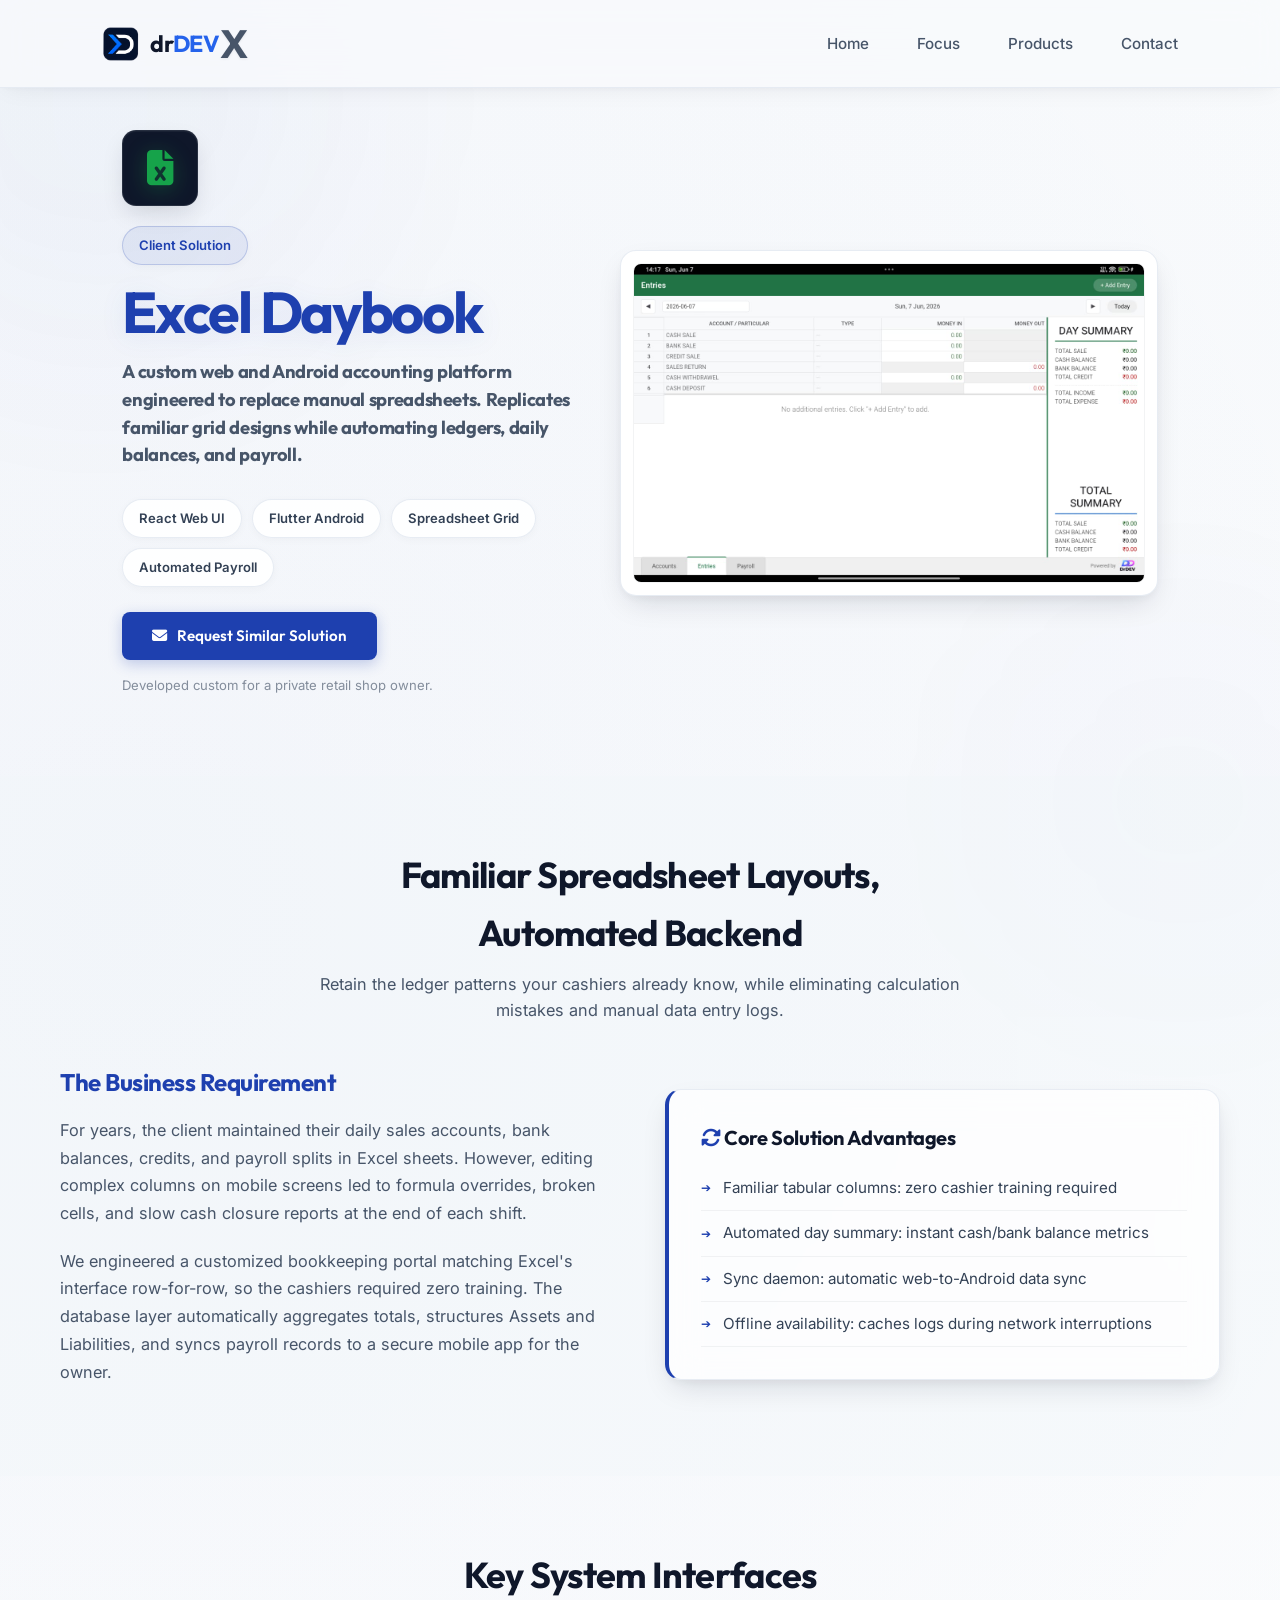
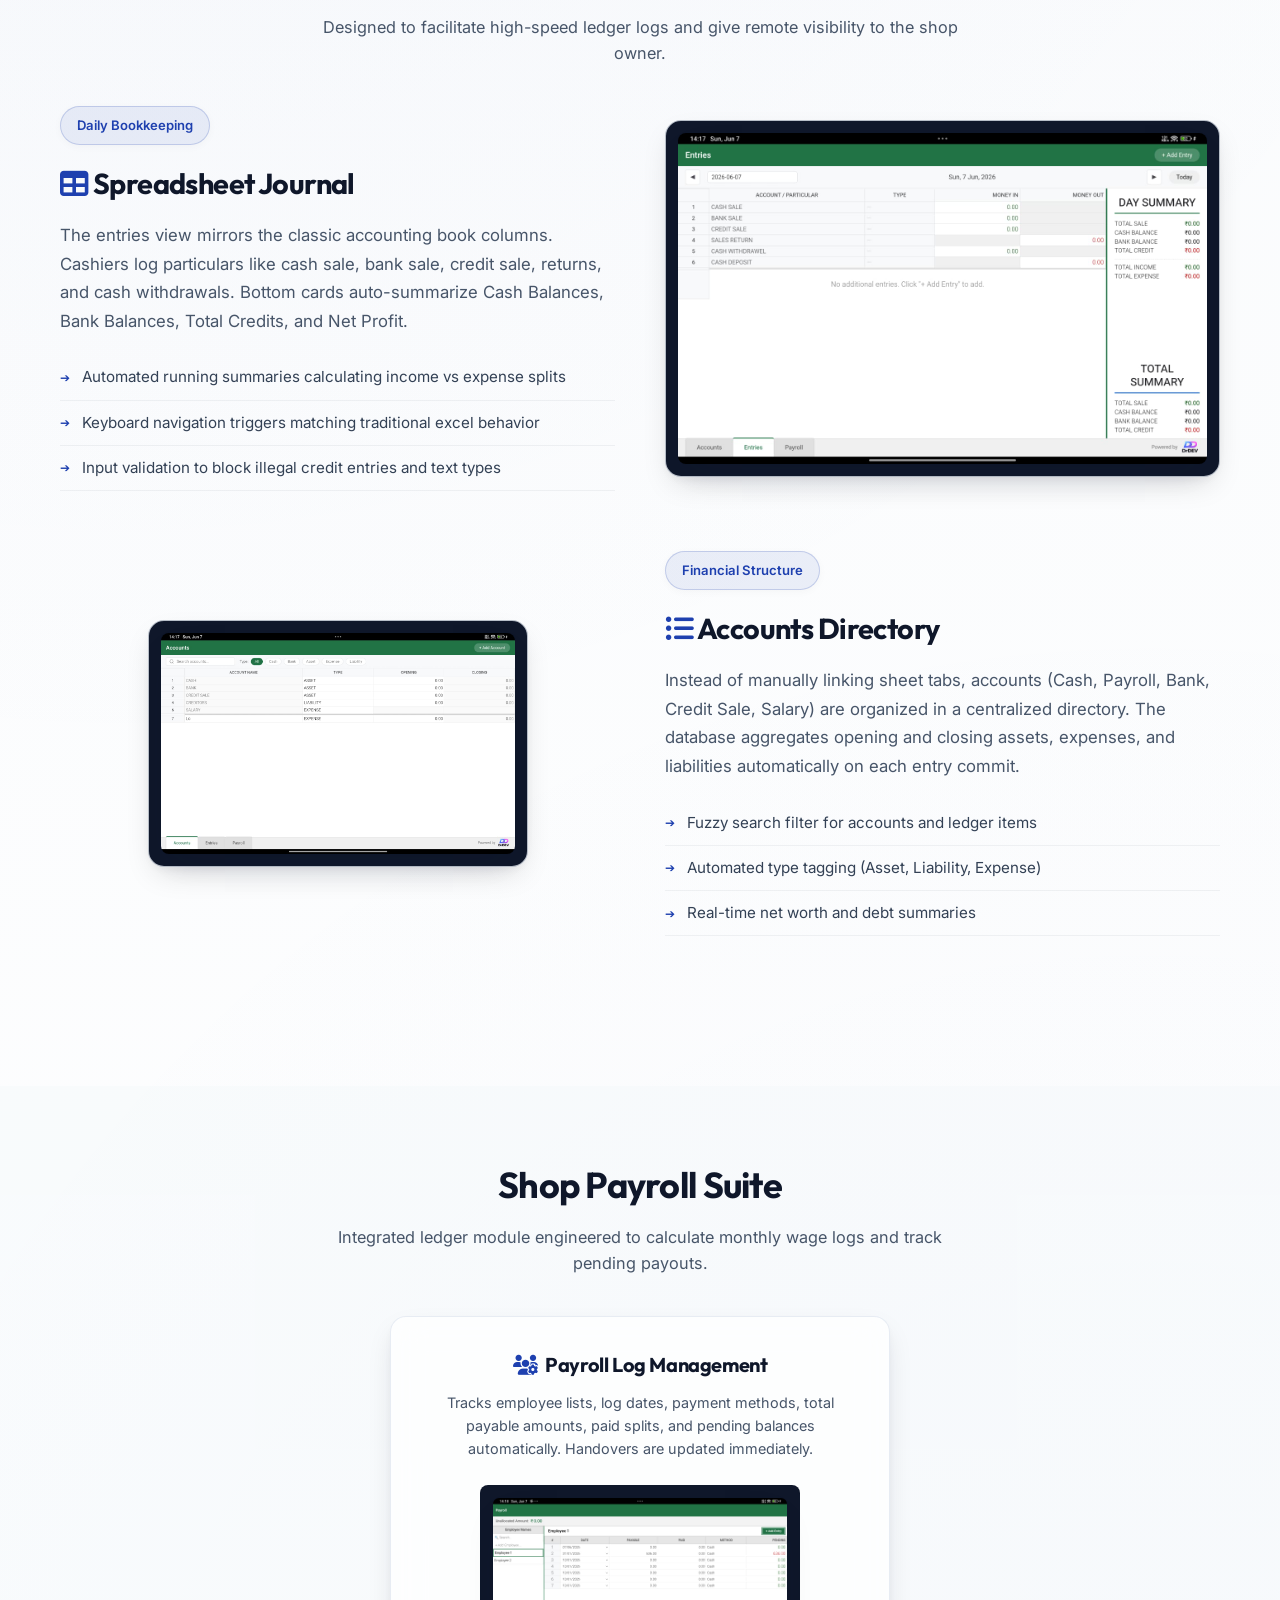
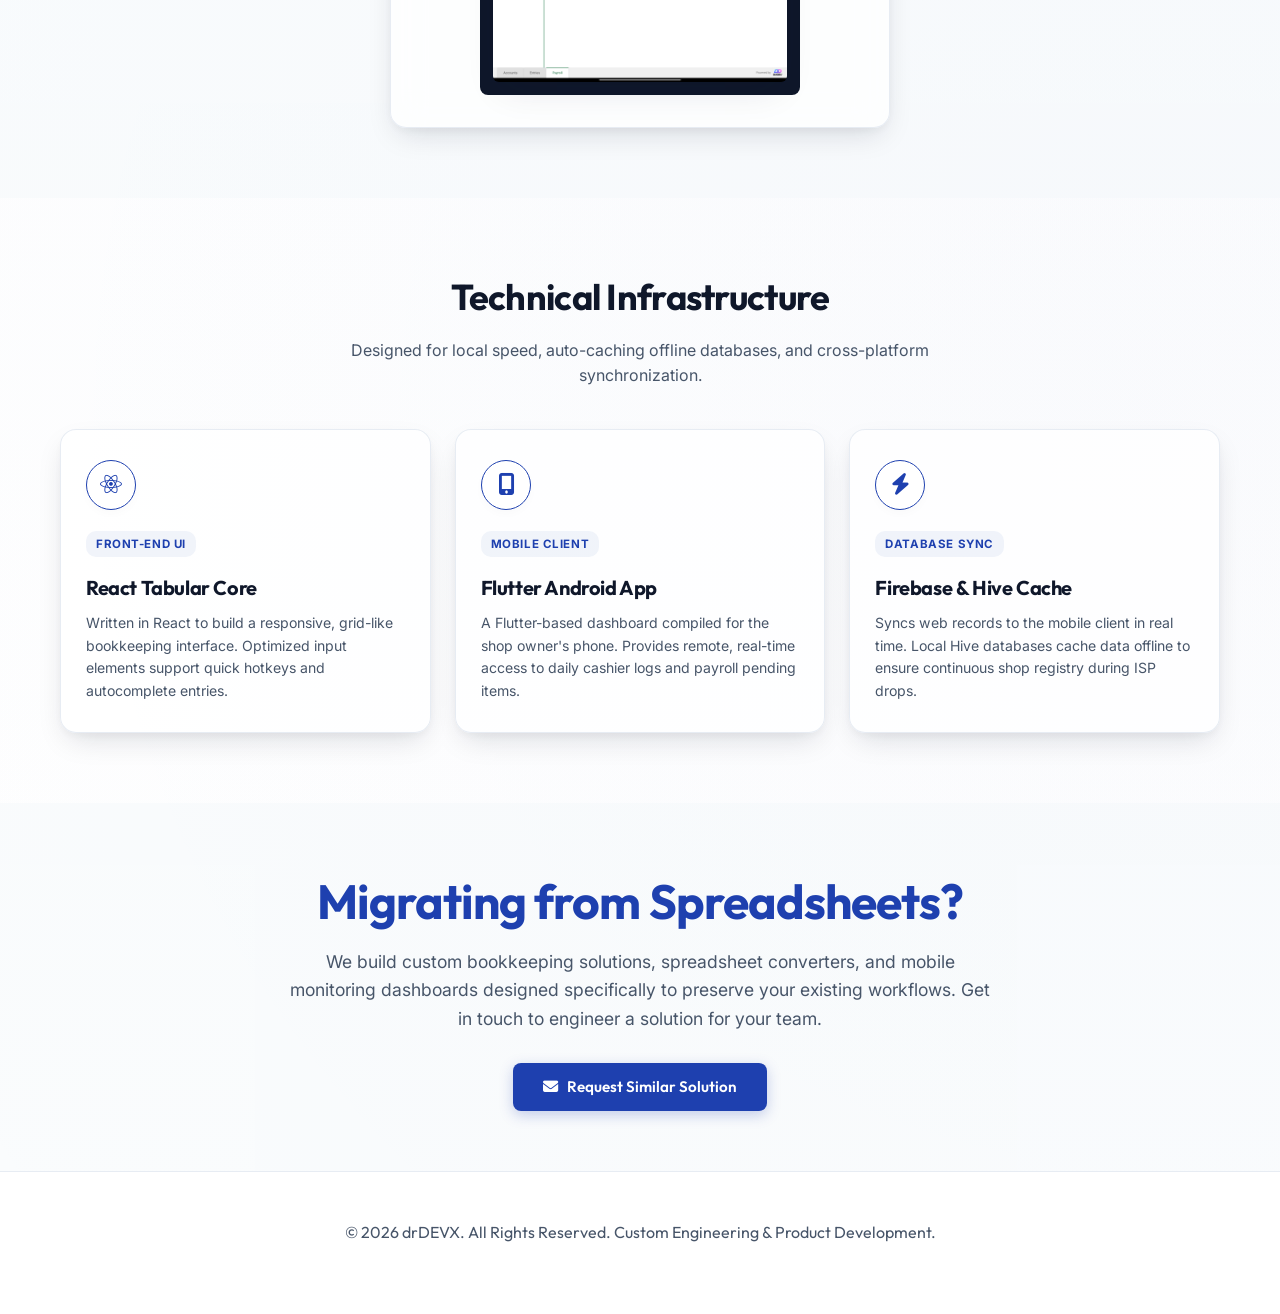
<file: Excel-Daybook/project-excel.html>
<!DOCTYPE html>
<html lang="en">

<head>
    <meta charset="utf-8">
    <meta name="viewport" content="width=device-width, initial-scale=1.0">

    <!-- Google Analytics -->
    <script async src="https://www.googletagmanager.com/gtag/js?id=G-JK61WGNC8G"></script>
    <script>
        window.dataLayer = window.dataLayer || [];
        function gtag() { dataLayer.push(arguments); }
        gtag('js', new Date());
        gtag('config', 'G-JK61WGNC8G');
    </script>
    <title>Excel Daybook - Tabular Ledger & Shop Payroll System | drDEVX</title>
    <link rel="icon" type="image/png" href="../assets/dlogo.png">

    <!-- SEO Meta Tags -->
    <meta name="description"
        content="Excel Daybook - A custom web and Android accounting platform built for a private retail client. Replicates Excel spreadsheet structures with automated daybook reports and payroll calculators.">
    <meta name="keywords"
        content="Excel Daybook, spreadsheet bookkeeping, retail ledger app, Flutter, React, Firebase, offline-first accounting, drDEVX">
    <meta name="author" content="drDEVX">
    <meta name="robots" content="index, follow">
    <link rel="canonical" href="https://drdevx.pages.dev/Excel-Daybook/project-excel.html">

    <!-- Open Graph / Facebook -->
    <meta property="og:type" content="website">
    <meta property="og:url" content="https://drdevx.pages.dev/Excel-Daybook/project-excel.html">
    <meta property="og:title" content="Excel Daybook - Tabular Ledger & Shop Payroll System">
    <meta property="og:description" content="An offline-first bookkeeping web and Android app built for private retail shops, replicating spreadsheet structures with automated totals.">
    <meta property="og:image" content="https://drdevx.pages.dev/Excel-Daybook/daybook_sheet.jpeg">
    <meta property="og:site_name" content="drDEVX">

    <!-- Twitter Card -->
    <meta name="twitter:card" content="summary_large_image">
    <meta name="twitter:url" content="https://drdevx.pages.dev/Excel-Daybook/project-excel.html">
    <meta name="twitter:title" content="Excel Daybook - Tabular Ledger & Shop Payroll System">
    <meta name="twitter:description" content="An offline-first bookkeeping web and Android app built for private retail shops, replicating spreadsheet structures with automated totals.">
    <meta name="twitter:image" content="https://drdevx.pages.dev/Excel-Daybook/daybook_sheet.jpeg">

    <!-- Google Fonts -->
    <link
        href="https://fonts.googleapis.com/css2?family=Inter:wght@300;400;500;600;700&family=Outfit:wght@300;400;500;600;700;800&family=JetBrains+Mono:wght@400;500&display=swap"
        rel="stylesheet">
    <link rel="stylesheet" href="https://cdnjs.cloudflare.com/ajax/libs/font-awesome/6.4.0/css/all.min.css">
    <link rel="stylesheet" href="../styles.css">

    <style>
        :root {
            --excel-blue: #1e40af; /* Solid Dark Blue */
            --excel-deep: #1e3a8a; /* Deep Navy Blue */
            --excel-bg-dark: #f8fafc;
            --glass-bg: rgba(255, 255, 255, 0.75);
            --glass-border: rgba(226, 232, 240, 0.8);
            
            --glass-shadow: 0 12px 30px -8px rgba(15, 23, 42, 0.15), 0 4px 12px -2px rgba(15, 23, 42, 0.05);
            --glass-shadow-hover: 0 24px 48px -12px rgba(30, 64, 175, 0.18), 0 8px 20px -4px rgba(15, 23, 42, 0.08);
        }

        /* ========== BASE STYLES ========== */
        * {
            box-sizing: border-box;
            margin: 0;
            padding: 0;
        }

        body {
            background-color: var(--excel-bg-dark);
            background-image:
                radial-gradient(circle at 10% 20%, rgba(30, 64, 175, 0.03) 0%, transparent 40%),
                radial-gradient(circle at 90% 80%, rgba(30, 64, 175, 0.02) 0%, transparent 40%),
                linear-gradient(to bottom, #f8fafc, #ffffff);
            font-family: 'Inter', sans-serif;
            color: #0f172a;
            overflow-x: hidden;
            line-height: 1.6;
        }

        h1, h2, h3, h4, h5, h6 {
            font-family: 'Outfit', sans-serif;
            font-weight: 700;
            margin-bottom: 15px;
            letter-spacing: -0.02em;
            color: #0f172a;
        }

        h1 {
            font-size: 3.5rem;
            line-height: 1.1;
            color: var(--excel-blue);
            filter: drop-shadow(0 4px 12px rgba(30, 64, 175, 0.08));
        }

        h2 {
            font-size: 2.25rem;
            letter-spacing: -0.02em;
            margin-bottom: 0.75rem;
        }

        p {
            font-size: 1rem;
            color: #475569;
            margin-bottom: 20px;
            font-weight: 400;
        }

        a {
            text-decoration: none;
            color: inherit;
            transition: all 0.3s ease;
        }

        /* ========== UTILITIES & ACCENTS ========== */
        .highlight-blue { color: var(--excel-blue); }
        .highlight-deep { color: var(--excel-deep); }
        .gradient-text {
            color: var(--excel-blue);
            font-weight: bold;
        }

        .container {
            max-width: 1200px;
            margin: 0 auto;
            padding: 0 20px;
        }

        section {
            padding: 70px 0;
            position: relative;
        }

        section:nth-child(even) {
            background: rgba(241, 245, 249, 0.35);
        }

        /* ========== HOLOGRAPHIC CARDS & GLASSMORPHISM ========== */
        .glass-card {
            background: var(--glass-bg);
            border: 1px solid var(--glass-border);
            border-radius: 16px;
            padding: 2rem;
            backdrop-filter: blur(16px);
            -webkit-backdrop-filter: blur(16px);
            box-shadow: var(--glass-shadow);
            transition: transform 0.4s cubic-bezier(0.165, 0.84, 0.44, 1),
                        box-shadow 0.4s cubic-bezier(0.165, 0.84, 0.44, 1),
                        border-color 0.4s ease;
            will-change: transform, box-shadow;
        }

        .glass-card:hover {
            transform: translateY(-4px);
            box-shadow: var(--glass-shadow-hover);
            border-color: rgba(30, 64, 175, 0.3);
        }

        .hol-image {
            border-radius: 12px;
            box-shadow: 0 15px 35px -10px rgba(15, 23, 42, 0.12), 0 0 0 1px rgba(15, 23, 42, 0.05);
            transition: transform 0.4s ease;
            max-width: 100%;
            height: auto;
            display: block;
        }

        .hol-image:hover {
            transform: scale(1.015);
        }

        /* ========== COMPONENTS ========== */
        .btn-primary {
            display: inline-flex;
            align-items: center;
            justify-content: center;
            gap: 0.6rem;
            background: var(--excel-blue);
            padding: 12px 30px;
            border-radius: 8px;
            color: #ffffff !important;
            font-weight: 600;
            font-size: 0.95rem;
            font-family: 'Outfit', sans-serif;
            border: none;
            box-shadow: 0 4px 14px rgba(30, 64, 175, 0.25);
            transition: all 0.3s cubic-bezier(0.4, 0, 0.2, 1);
        }

        .btn-primary:hover {
            transform: translateY(-2px);
            box-shadow: 0 6px 20px rgba(30, 64, 175, 0.35);
            color: #ffffff;
        }

        .btn-secondary {
            display: inline-flex;
            align-items: center;
            justify-content: center;
            gap: 0.6rem;
            background: #ffffff;
            border: 1px solid var(--glass-border);
            padding: 12px 30px;
            border-radius: 8px;
            color: #0f172a !important;
            font-weight: 600;
            font-size: 0.95rem;
            font-family: 'Outfit', sans-serif;
            box-shadow: 0 2px 8px rgba(15, 23, 42, 0.03);
            transition: all 0.3s ease;
        }

        .btn-secondary:hover {
            transform: translateY(-2px);
            background: var(--excel-bg-dark);
            border-color: #cbd5e1;
        }

        .split-grid {
            display: grid;
            grid-template-columns: 1fr 1fr;
            gap: 50px;
            align-items: center;
        }

        ul.feature-list {
            list-style: none;
        }

        ul.feature-list li {
            padding: 10px 0;
            border-bottom: 1px solid rgba(15, 23, 42, 0.05);
            display: flex;
            align-items: center;
            font-size: 0.95rem;
            color: #334155;
        }

        ul.feature-list li::before {
            content: "➔";
            color: var(--excel-blue);
            margin-right: 12px;
            font-size: 0.8em;
        }

        .features-grid {
            display: grid;
            grid-template-columns: repeat(auto-fit, minmax(280px, 1fr));
            gap: 24px;
            margin-top: 30px;
        }

        .panel-info h4 {
            font-size: 1.25rem;
            margin-bottom: 8px;
            display: flex;
            align-items: center;
            gap: 8px;
        }

        .panel-info p {
            font-size: 0.9rem;
            margin-bottom: 0;
            color: #475569;
        }

        .panel-media {
            border-radius: 8px;
            overflow: hidden;
            background: #0f172a;
            border: 1px solid rgba(15, 23, 42, 0.1);
            display: flex;
            justify-content: center;
            align-items: center;
            margin-top: auto;
            padding: 12px;
        }

        .panel-media img {
            width: 100%;
            height: auto;
            object-fit: contain;
            display: block;
        }

        /* ========== HERO SECTION SPECIFIC ========== */
        .hero-section {
            padding-top: 130px;
            padding-bottom: 60px;
            position: relative;
            overflow: hidden;
            min-height: auto;
        }

        .hero-grid-container {
            max-width: 1200px;
            width: 100%;
            display: grid;
            grid-template-columns: 0.92fr 1.08fr;
            gap: 40px;
            align-items: center;
        }

        .hero-text-side {
            text-align: left;
        }

        .hero-visual-side {
            display: flex;
            justify-content: center;
            align-items: center;
            position: relative;
        }

        .hero-mockup-wrapper {
            background: #ffffff;
            border: 1px solid var(--glass-border);
            padding: 12px;
            border-radius: 16px;
            box-shadow: var(--glass-shadow);
            width: 100%;
            max-width: 580px;
            transition: transform 0.4s ease;
        }

        .hero-mockup-wrapper:hover {
            transform: translateY(-4px) scale(1.01);
            box-shadow: var(--glass-shadow-hover);
        }

        .hero-mockup-img {
            width: 100%;
            height: auto;
            border-radius: 8px;
            display: block;
            border: 1px solid rgba(15, 23, 42, 0.05);
        }

        .hero-title {
            font-size: 3.6rem;
            line-height: 1.1;
            margin-bottom: 15px;
            letter-spacing: -0.04em;
        }

        .hero-subtitle {
            font-size: 1.15rem;
            color: #475569;
            margin-bottom: 30px;
            line-height: 1.5;
        }

        .hero-badges {
            display: flex;
            gap: 10px;
            margin: 25px 0;
            flex-wrap: wrap;
        }

        .badge {
            background: rgba(255, 255, 255, 0.9);
            border: 1px solid var(--glass-border);
            padding: 8px 16px;
            border-radius: 30px;
            display: flex;
            align-items: center;
            font-size: 0.82rem;
            color: #334155;
            font-weight: 600;
            box-shadow: 0 2px 8px rgba(15, 23, 42, 0.03);
            transition: all 0.3s ease;
        }

        .badge:hover {
            transform: translateY(-2px);
            border-color: rgba(30, 64, 175, 0.3);
            background: rgba(30, 64, 175, 0.04);
            color: var(--excel-blue);
        }

        .hero-cta-group {
            display: flex;
            gap: 15px;
            align-items: center;
        }

        /* ========== DENSE CAPABILITIES SECTION ========== */
        .section-header {
            text-align: center;
            max-width: 650px;
            margin: 0 auto 40px auto;
        }

        .section-title {
            font-size: 2.25rem;
            margin-bottom: 10px;
        }

        .section-subtitle {
            color: #475569;
            font-size: 1.02rem;
        }

        /* ========== TECH SPECS & ARCHITECTURE ========== */
        .tech-spec-grid {
            display: grid;
            grid-template-columns: repeat(3, 1fr);
            gap: 24px;
        }

        .tech-card {
            background: rgba(255, 255, 255, 0.75);
            border: 1px solid var(--glass-border);
            border-radius: 16px;
            padding: 30px 25px;
            text-align: left;
            transition: all 0.4s cubic-bezier(0.165, 0.84, 0.44, 1);
            position: relative;
            overflow: hidden;
            height: 100%;
            box-shadow: var(--glass-shadow);
        }

        .tech-card:hover {
            transform: translateY(-5px);
            border-color: rgba(30, 64, 175, 0.3);
            box-shadow: var(--glass-shadow-hover);
        }

        .tech-icon-circle {
            width: 50px;
            height: 50px;
            border-radius: 50%;
            background: #ffffff;
            display: flex;
            align-items: center;
            justify-content: center;
            font-size: 1.35rem;
            margin-bottom: 20px;
            border: 1px solid var(--glass-border);
            box-shadow: 0 4px 10px rgba(15, 23, 42, 0.02);
        }

        .tech-card h4 {
            font-size: 1.25rem;
            margin-bottom: 8px;
        }

        .tech-tag {
            display: inline-block;
            font-size: 0.72rem;
            text-transform: uppercase;
            letter-spacing: 0.05em;
            padding: 4px 10px;
            border-radius: 10px;
            background: rgba(30, 64, 175, 0.06);
            color: var(--excel-blue);
            margin-bottom: 15px;
            font-weight: 700;
        }

        /* ========== SCROLL ANIMATION CSS ========== */
        .reveal-on-scroll {
            opacity: 0;
            transform: translateY(20px);
            transition: opacity 0.7s cubic-bezier(0.165, 0.84, 0.44, 1),
                        transform 0.7s cubic-bezier(0.165, 0.84, 0.44, 1);
        }

        .reveal-on-scroll.visible {
            opacity: 1;
            transform: translateY(0);
        }

        /* ========== RESPONSIVE ========== */
        @media screen and (max-width: 900px) {
            .hero-grid-container {
                grid-template-columns: 1fr;
                text-align: center;
                gap: 30px;
            }

            .hero-text-side {
                text-align: center;
                display: flex;
                flex-direction: column;
                align-items: center;
            }

            .hero-badges {
                justify-content: center;
            }

            .hero-cta-group {
                justify-content: center;
                flex-direction: column;
                width: 100%;
            }

            .btn-primary, .btn-secondary {
                width: 100%;
            }

            .split-grid {
                grid-template-columns: 1fr;
                gap: 30px;
                text-align: center;
            }

            .tech-spec-grid {
                grid-template-columns: 1fr;
                gap: 20px;
            }

            ul.feature-list {
                text-align: left;
                display: inline-block;
            }
        }

        @media screen and (max-width: 480px) {
            .hero-title { font-size: 2.4rem !important; }
            section { padding: 50px 0; }
            
            .hero-badges {
                display: grid;
                grid-template-columns: 1fr 1fr;
            }
        }

        /* Scroll Progress */
        .scroll-progress {
            background: var(--excel-blue);
            box-shadow: 0 0 10px rgba(30, 64, 175, 0.4);
            height: 3px;
            z-index: 9999;
        }

        /* Custom cursor highlight */
        .cursor-glow {
            position: fixed;
            width: 500px;
            height: 500px;
            border-radius: 50%;
            background: radial-gradient(circle, rgba(30, 64, 175, 0.04) 0%, rgba(255, 255, 255, 0) 70%);
            pointer-events: none;
            transform: translate(-50%, -50%);
            z-index: 0;
            transition: opacity 0.5s ease;
            opacity: 0;
        }

        /* Soft Glow Orbs */
        .glow-orb {
            position: fixed;
            border-radius: 50%;
            filter: blur(130px);
            z-index: -1;
            opacity: 0.7;
        }

        .orb-1 {
            width: 500px;
            height: 500px;
            background: rgba(30, 64, 175, 0.05);
            top: -150px;
            left: -150px;
            animation: floating-orb 15s infinite ease-in-out;
        }

        .orb-2 {
            width: 400px;
            height: 400px;
            background: rgba(30, 64, 175, 0.03);
            bottom: -100px;
            right: -100px;
            animation: floating-orb 18s infinite ease-in-out reverse;
        }

        @keyframes floating-orb {
            0% { transform: translate(0, 0) scale(1); }
            50% { transform: translate(50px, 80px) scale(1.1); }
            100% { transform: translate(0, 0) scale(1); }
        }
    </style>
</head>

<body>
    <div class="scroll-progress" id="scroll-progress-bar"></div>
    <div class="noise-overlay"></div>
    <div class="cursor-glow" id="custom-cursor-glow"></div>

    <!-- Soft Glow Orbs -->
    <div class="glow-orb orb-1"></div>
    <div class="glow-orb orb-2"></div>

    <!-- NAVIGATION -->
    <nav class="glass-nav">
        <div class="logo-container">
            <a href="../index.html">
                <img src="../assets/dlogo.png" alt="drDEVX Logo" class="nav-logo">
                <span class="brand-text">
                    <span class="brand-dr">dr</span><span class="brand-dev">DEV</span><span class="brand-x">X</span>
                </span>
            </a>
        </div>
        <ul class="nav-links">
            <li><a href="../index.html#home">Home</a></li>
            <li><a href="../index.html#focus">Focus</a></li>
            <li><a href="../index.html#products">Products</a></li>
            <li><a href="../index.html#contact">Contact</a></li>
        </ul>
        <div class="hamburger">
            <i class="fas fa-bars"></i>
        </div>
    </nav>

    <!-- HERO SECTION -->
    <section class="hero-section">
        <div class="container">
            <div class="hero-grid-container">
                <div class="hero-text-side fade-in-up">
                    <div class="logo-badge-card" style="width: 76px; height: 76px; display: inline-flex; align-items: center; justify-content: center; background: #0f172a; border-radius: 14px; border: 1px solid rgba(255, 255, 255, 0.1); margin-bottom: 20px; box-shadow: 0 10px 25px -5px rgba(15, 23, 42, 0.15), inset 0 1px 1px rgba(255,255,255,0.05);">
                        <i class="fas fa-file-excel" style="font-size: 2.2rem; color: #16a34a; filter: drop-shadow(0 4px 10px rgba(22,163,74,0.35));"></i>
                    </div>
                    <span class="badge" style="background: rgba(30, 64, 175, 0.08); color: var(--excel-blue); border-color: rgba(30, 64, 175, 0.2); width: fit-content; margin-bottom: 15px;">Client Solution</span>
                    <h1 class="hero-title">Excel Daybook</h1>
                    <h3 class="hero-subtitle">A custom web and Android accounting platform engineered to replace manual spreadsheets. Replicates familiar grid designs while automating ledgers, daily balances, and payroll.</h3>

                    <div class="hero-badges">
                        <div class="badge"><span>React Web UI</span></div>
                        <div class="badge"><span>Flutter Android</span></div>
                        <div class="badge"><span>Spreadsheet Grid</span></div>
                        <div class="badge"><span>Automated Payroll</span></div>
                    </div>

                    <div class="hero-cta-group">
                        <a href="../index.html#contact" class="btn-primary" id="request-quote-btn"><i class="fas fa-envelope"></i> Request Similar Solution</a>
                    </div>
                    <p style="margin-top: 15px; font-size: 0.82rem; opacity: 0.65;">
                        Developed custom for a private retail shop owner.
                    </p>
                </div>
                <div class="hero-visual-side fade-in-up">
                    <div class="hero-mockup-wrapper">
                        <!-- Displays the Daybook entry grid -->
                        <img src="./daybook_sheet.jpeg" class="hero-mockup-img" alt="Excel Daybook Main Sheet Grid">
                    </div>
                </div>
            </div>
        </div>
    </section>

    <!-- PROJECT OVERVIEW -->
    <section id="project-overview">
        <div class="container">
            <div class="section-header reveal-on-scroll">
                <h2 class="section-title">Familiar Spreadsheet Layouts, Automated Backend</h2>
                <p class="section-subtitle">Retain the ledger patterns your cashiers already know, while eliminating calculation mistakes and manual data entry logs.</p>
            </div>
            
            <div class="split-grid">
                <div class="reveal-on-scroll">
                    <h3 style="font-size: 1.5rem; margin-bottom: 15px; color: var(--excel-blue);">The Business Requirement</h3>
                    <p style="color: #475569; font-size: 1.02rem; line-height: 1.7;">
                        For years, the client maintained their daily sales accounts, bank balances, credits, and payroll splits in Excel sheets. However, editing complex columns on mobile screens led to formula overrides, broken cells, and slow cash closure reports at the end of each shift. 
                    </p>
                    <p style="color: #475569; font-size: 1.02rem; line-height: 1.7;">
                        We engineered a customized bookkeeping portal matching Excel's interface row-for-row, so the cashiers required zero training. The database layer automatically aggregates totals, structures Assets and Liabilities, and syncs payroll records to a secure mobile app for the owner.
                    </p>
                </div>
                <div class="glass-card reveal-on-scroll" style="border-left: 4px solid var(--excel-blue);">
                    <h4 style="font-size: 1.25rem; margin-bottom: 12px;"><i class="fas fa-sync-alt" style="color: var(--excel-blue);"></i> Core Solution Advantages</h4>
                    <ul class="feature-list">
                        <li>Familiar tabular columns: zero cashier training required</li>
                        <li>Automated day summary: instant cash/bank balance metrics</li>
                        <li>Sync daemon: automatic web-to-Android data sync</li>
                        <li>Offline availability: caches logs during network interruptions</li>
                    </ul>
                </div>
            </div>
        </div>
    </section>

    <!-- ARCHITECTURAL COMPONENTS -->
    <section id="components">
        <div class="container">
            <div class="section-header reveal-on-scroll">
                <h2 class="section-title">Key System Interfaces</h2>
                <p class="section-subtitle">Designed to facilitate high-speed ledger logs and give remote visibility to the shop owner.</p>
            </div>

            <!-- Component 1: Daily Journal (Image Right) -->
            <div class="split-grid reveal-on-scroll" style="margin-bottom: 60px;">
                <div>
                    <span class="badge" style="background: rgba(30, 64, 175, 0.08); color: var(--excel-blue); border-color: rgba(30, 64, 175, 0.2); width: fit-content; margin-bottom: 15px;">Daily Bookkeeping</span>
                    <h3 style="font-size: 1.8rem; margin-bottom: 15px;"><i class="fas fa-table" style="color: var(--excel-blue);"></i> Spreadsheet Journal</h3>
                    <p style="font-size: 1.05rem; line-height: 1.7; color: #475569; margin-bottom: 20px;">
                        The entries view mirrors the classic accounting book columns. Cashiers log particulars like cash sale, bank sale, credit sale, returns, and cash withdrawals. Bottom cards auto-summarize Cash Balances, Bank Balances, Total Credits, and Net Profit.
                    </p>
                    <ul class="feature-list">
                        <li>Automated running summaries calculating income vs expense splits</li>
                        <li>Keyboard navigation triggers matching traditional excel behavior</li>
                        <li>Input validation to block illegal credit entries and text types</li>
                    </ul>
                </div>
                <div class="glass-card" style="padding: 12px; display: flex; justify-content: center; align-items: center; background: #0f172a;">
                    <img src="./daybook_sheet.jpeg" class="hol-image" alt="Day Summary Ledger UI" style="border-radius: 8px; width: 100%;">
                </div>
            </div>

            <!-- Component 2: Accounts Indexing (Image Left) -->
            <div class="split-grid reveal-on-scroll" style="margin-bottom: 80px;">
                <div class="glass-card" style="padding: 12px; display: flex; justify-content: center; align-items: center; background: #0f172a; max-width: 380px; margin: 0 auto;">
                    <img src="./accounts_list.jpeg" class="hol-image" alt="Accounts Panel UI" style="border-radius: 8px; width: 100%;">
                </div>
                <div>
                    <span class="badge" style="background: rgba(30, 64, 175, 0.08); color: var(--excel-blue); border-color: rgba(30, 64, 175, 0.2); width: fit-content; margin-bottom: 15px;">Financial Structure</span>
                    <h3 style="font-size: 1.8rem; margin-bottom: 15px;"><i class="fas fa-list-ul" style="color: var(--excel-blue);"></i> Accounts Directory</h3>
                    <p style="font-size: 1.05rem; line-height: 1.7; color: #475569; margin-bottom: 20px;">
                        Instead of manually linking sheet tabs, accounts (Cash, Payroll, Bank, Credit Sale, Salary) are organized in a centralized directory. The database aggregates opening and closing assets, expenses, and liabilities automatically on each entry commit.
                    </p>
                    <ul class="feature-list">
                        <li>Fuzzy search filter for accounts and ledger items</li>
                        <li>Automated type tagging (Asset, Liability, Expense)</li>
                        <li>Real-time net worth and debt summaries</li>
                    </ul>
                </div>
            </div>
        </div>
    </section>

    <!-- PAYROLL GALLERY -->
    <section id="gallery">
        <div class="container">
            <div class="section-header reveal-on-scroll">
                <h2 class="section-title">Shop Payroll Suite</h2>
                <p class="section-subtitle">Integrated ledger module engineered to calculate monthly wage logs and track pending payouts.</p>
            </div>

            <div style="display: flex; justify-content: center;" class="reveal-on-scroll">
                <div class="glass-card" style="display: flex; flex-direction: column; align-items: center; text-align: center; max-width: 500px;">
                    <div class="panel-info">
                        <h4 style="font-size: 1.25rem; margin-bottom: 10px; justify-content: center;">
                            <i class="fas fa-users-cog" style="color: var(--excel-blue);"></i> Payroll Log Management
                        </h4>
                        <p style="font-size: 0.9rem; color: #475569; margin-bottom: 25px;">
                            Tracks employee lists, log dates, payment methods, total payable amounts, paid splits, and pending balances automatically. Handovers are updated immediately.
                        </p>
                    </div>
                    <div style="background: #0f172a; padding: 12px; border-radius: 8px; border: 1px solid rgba(15, 23, 42, 0.1); max-width: 320px; width: 100%;">
                        <img src="./payroll_sheet.jpeg" class="hol-image" alt="Shop Payroll Management Sheet" style="width: 100%; border-radius: 6px;">
                    </div>
                </div>
            </div>
        </div>
    </section>

    <!-- ARCHITECTURE SPECIFICATIONS -->
    <section style="position: relative;" id="specifications">
        <div class="container reveal-on-scroll">
            <div class="section-header">
                <h2 style="font-size: 2.25rem;">Technical Infrastructure</h2>
                <p>Designed for local speed, auto-caching offline databases, and cross-platform synchronization.</p>
            </div>

            <div class="tech-spec-grid">
                <!-- Specification 1: React Grid Interface -->
                <div class="tech-card">
                    <div class="tech-icon-circle" style="border-color: var(--excel-blue);">
                        <i class="fab fa-react" style="color: var(--excel-blue);"></i>
                    </div>
                    <span class="tech-tag">Front-End UI</span>
                    <h4>React Tabular Core</h4>
                    <p style="font-size: 0.88rem; margin: 0; color: #475569;">Written in React to build a responsive, grid-like bookkeeping interface. Optimized input elements support quick hotkeys and autocomplete entries.</p>
                </div>

                <!-- Specification 2: Flutter Cross-Platform -->
                <div class="tech-card">
                    <div class="tech-icon-circle" style="border-color: var(--excel-blue);">
                        <i class="fas fa-mobile-alt" style="color: var(--excel-blue);"></i>
                    </div>
                    <span class="tech-tag">Mobile Client</span>
                    <h4>Flutter Android App</h4>
                    <p style="font-size: 0.88rem; margin: 0; color: #475569;">A Flutter-based dashboard compiled for the shop owner's phone. Provides remote, real-time access to daily cashier logs and payroll pending items.</p>
                </div>

                <!-- Specification 3: Firebase Realtime Database -->
                <div class="tech-card">
                    <div class="tech-icon-circle" style="border-color: var(--excel-blue);">
                        <i class="fas fa-bolt" style="color: var(--excel-blue);"></i>
                    </div>
                    <span class="tech-tag">Database Sync</span>
                    <h4>Firebase & Hive Cache</h4>
                    <p style="font-size: 0.88rem; margin: 0; color: #475569;">Syncs web records to the mobile client in real time. Local Hive databases cache data offline to ensure continuous shop registry during ISP drops.</p>
                </div>
            </div>
        </div>
    </section>

    <!-- FOOTER CTA -->
    <section style="text-align: center; padding: 60px 0;" id="request-footer">
        <div class="container reveal-on-scroll">
            <h2 style="font-size: 3rem; margin-bottom: 8px; color: var(--excel-blue);">Migrating from Spreadsheets?</h2>
            <p style="font-size: 1.1rem; margin-bottom: 30px; color: #475569; max-width: 700px; margin-left: auto; margin-right: auto;">
                We build custom bookkeeping solutions, spreadsheet converters, and mobile monitoring dashboards designed specifically to preserve your existing workflows. Get in touch to engineer a solution for your team.
            </p>
            <div style="display: flex; gap: 15px; justify-content: center; align-items: center; flex-wrap: wrap;">
                <a href="../index.html#contact" class="btn-primary"><i class="fas fa-envelope"></i> Request Similar Solution</a>
            </div>
        </div>
    </section>

    <footer>
        <p>&copy; 2026 drDEVX. All Rights Reserved. Custom Engineering & Product Development.</p>
    </footer>

    <script>
        // Header shrink on scroll
        window.addEventListener('scroll', () => {
            const header = document.querySelector('.glass-nav');
            if (header) {
                if (window.scrollY > 40) {
                    header.classList.add('scrolled');
                } else {
                    header.classList.remove('scrolled');
                }
            }
        });

        document.addEventListener('DOMContentLoaded', () => {
            // Scroll Progress Bar Logic
            const progressBar = document.getElementById('scroll-progress-bar');
            window.addEventListener('scroll', () => {
                const winScroll = document.body.scrollTop || document.documentElement.scrollTop;
                const height = document.documentElement.scrollHeight - document.documentElement.clientHeight;
                const scrolled = (winScroll / height) * 100;
                if (progressBar) {
                    progressBar.style.width = scrolled + "%";
                }
            });

            // Hamburger Menu Toggle
            const hamburger = document.querySelector('.hamburger');
            const navLinks = document.querySelector('.nav-links');

            if (hamburger && navLinks) {
                hamburger.addEventListener('click', () => {
                    navLinks.classList.toggle('active');
                    const icon = hamburger.querySelector('i');
                    if (navLinks.classList.contains('active')) {
                        icon.classList.remove('fa-bars');
                        icon.classList.add('fa-times');
                    } else {
                        icon.classList.remove('fa-times');
                        icon.classList.add('fa-bars');
                    }
                });

                // Close menu when a link is clicked
                document.querySelectorAll('.nav-links a').forEach(link => {
                    link.addEventListener('click', () => {
                        navLinks.classList.remove('active');
                        const icon = hamburger.querySelector('i');
                        if (icon) {
                            icon.classList.remove('fa-times');
                            icon.classList.add('fa-bars');
                        }
                    });
                });
            }

            // Custom cursor glow (desktop only)
            const cursorGlow = document.getElementById('custom-cursor-glow');
            if (cursorGlow && window.innerWidth > 768) {
                document.addEventListener('mousemove', (e) => {
                    cursorGlow.style.left = e.clientX + 'px';
                    cursorGlow.style.top = e.clientY + 'px';
                    cursorGlow.style.opacity = '1';
                });
                document.addEventListener('mouseleave', () => {
                    cursorGlow.style.opacity = '0';
                });
            }

            // 3D Card Tilt Effect (Desktop only)
            const cards = document.querySelectorAll('.glass-card, .tech-card');
            if (cards.length > 0 && window.innerWidth > 768) {
                cards.forEach(card => {
                    card.addEventListener('mousemove', (e) => {
                        const rect = card.getBoundingClientRect();
                        const x = e.clientX - rect.left;
                        const y = e.clientY - rect.top;

                        const xRotation = -((y - rect.height / 2) / (rect.height / 16));
                        const yRotation = (x - rect.width / 2) / (rect.width / 16);

                        card.style.transform = `perspective(1000px) scale(1.015) rotateX(${xRotation}deg) rotateY(${yRotation}deg)`;
                        card.style.boxShadow = `0 20px 45px -10px rgba(30, 64, 175, 0.12), 0 0 1px rgba(30, 64, 175, 0.1)`;
                    });

                    card.style.transition = 'transform 0.1s ease, box-shadow 0.1s ease';

                    card.addEventListener('mouseleave', () => {
                        card.style.transform = 'perspective(1000px) scale(1) rotateX(0) rotateY(0)';
                        card.style.boxShadow = '';
                        card.style.transition = 'transform 0.4s ease, box-shadow 0.4s ease';
                    });
                });
            }

            // Scroll Animation Observer
            const observerOptions = {
                root: null,
                rootMargin: '0px 0px -50px 0px',
                threshold: 0.1
            };

            const observer = new IntersectionObserver((entries, observer) => {
                entries.forEach(entry => {
                    if (entry.isIntersecting) {
                        entry.target.classList.add('visible');
                        observer.unobserve(entry.target);
                    }
                });
            }, observerOptions);

            const elements = document.querySelectorAll('.reveal-on-scroll');
            elements.forEach(el => observer.observe(el));

            // Star Burst Click Particle Animation
            function createStarBurst(x, y) {
                const particleCount = 12;
                for (let i = 0; i < particleCount; i++) {
                    const particle = document.createElement('div');
                    particle.classList.add('star-burst');

                    const angle = (Math.PI * 2 / particleCount) * i;
                    const distance = 50 + Math.random() * 30;
                    const tx = Math.cos(angle) * distance + 'px';
                    const ty = Math.sin(angle) * distance + 'px';

                    particle.style.left = x + 'px';
                    particle.style.top = y + 'px';
                    particle.style.setProperty('--tx', tx);
                    particle.style.setProperty('--ty', ty);

                    // Add dynamic coloring matching the Excel blue theme
                    particle.style.background = 'var(--excel-blue)';
                    particle.style.boxShadow = '0 0 8px rgba(30, 64, 175, 0.6)';

                    document.body.appendChild(particle);
                    setTimeout(() => particle.remove(), 600);
                }
            }

            // Attach to clickables
            const clickables = document.querySelectorAll('a, button, .btn');
            clickables.forEach(btn => {
                btn.addEventListener('click', (e) => {
                    createStarBurst(e.clientX, e.clientY);

                    const href = btn.getAttribute('href');
                    const target = btn.getAttribute('target');
                    if (href && href !== '#' && !href.startsWith('#')) {
                        e.preventDefault();
                        setTimeout(() => {
                            if (target === '_blank') {
                                window.open(href, '_blank');
                            } else {
                                window.location.href = href;
                            }
                        }, 350);
                    }
                });
            });
        });
    </script>
</body>

</html>
</file>
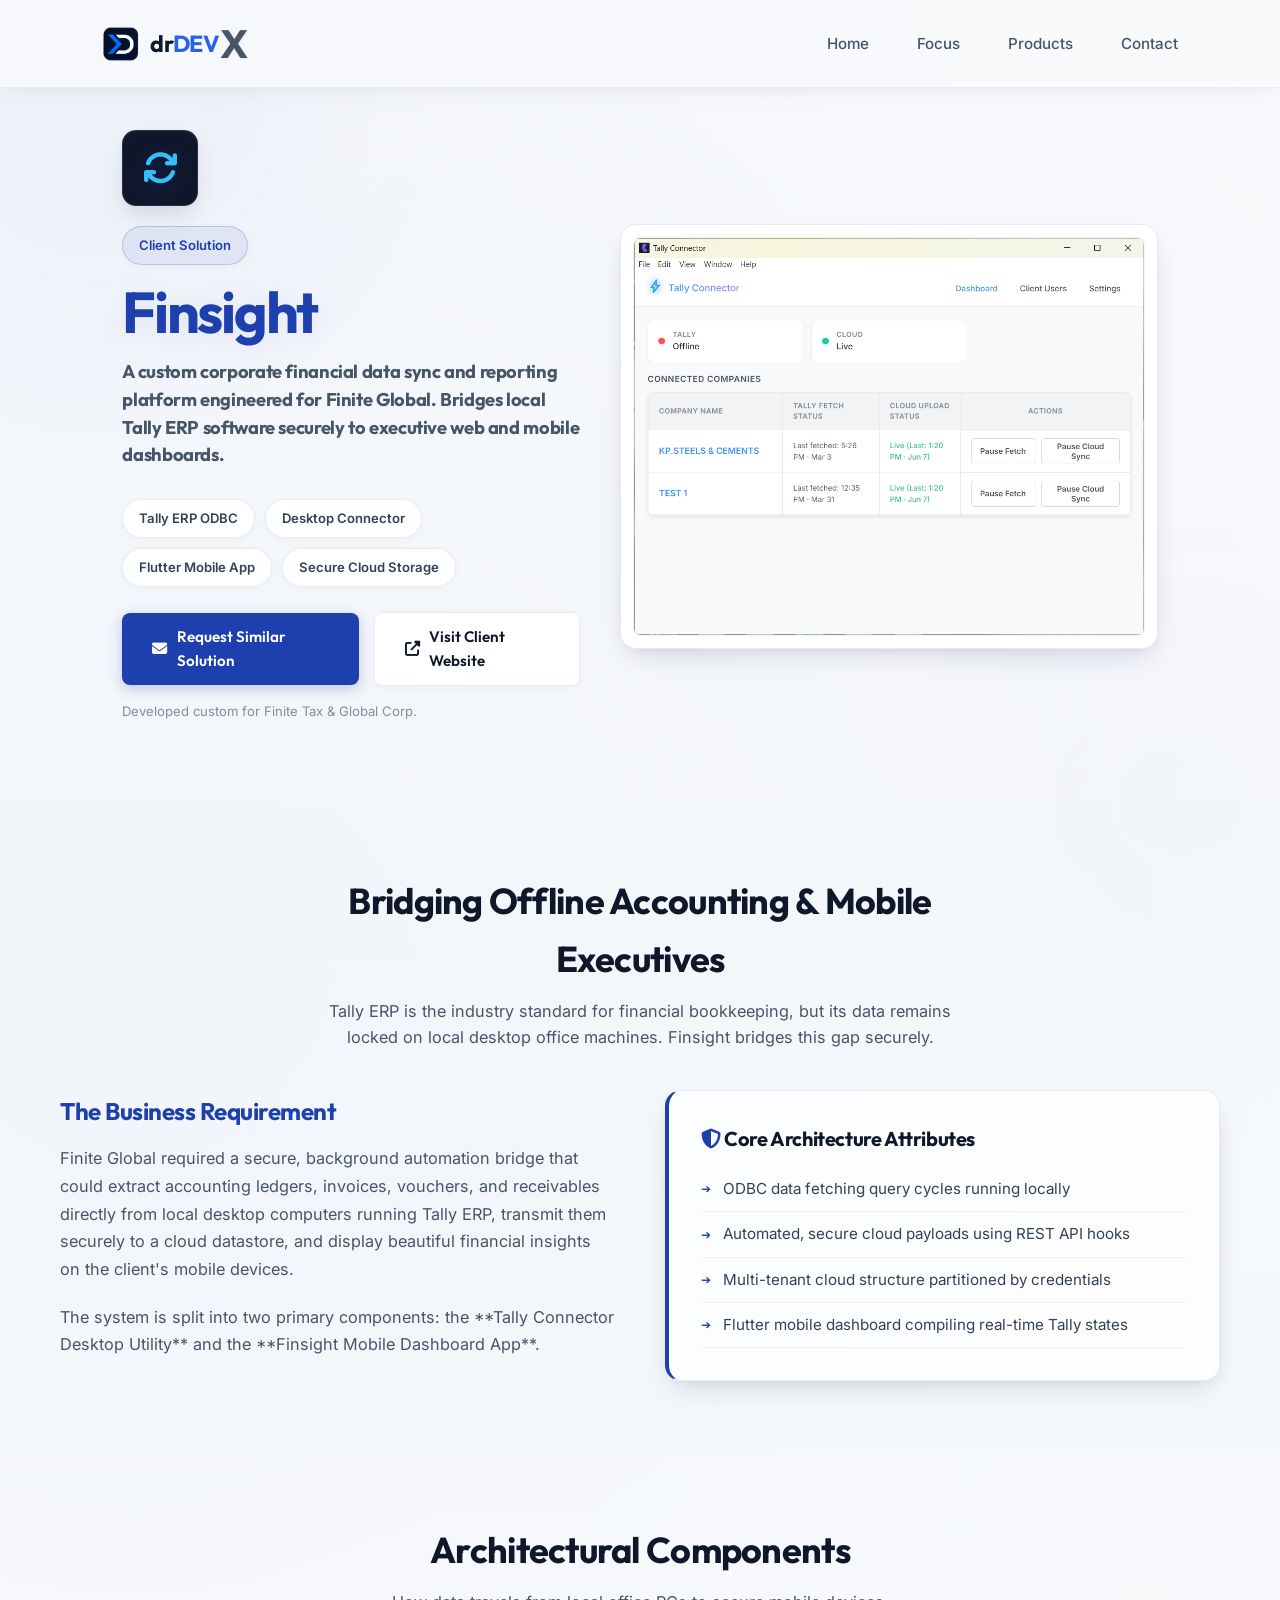
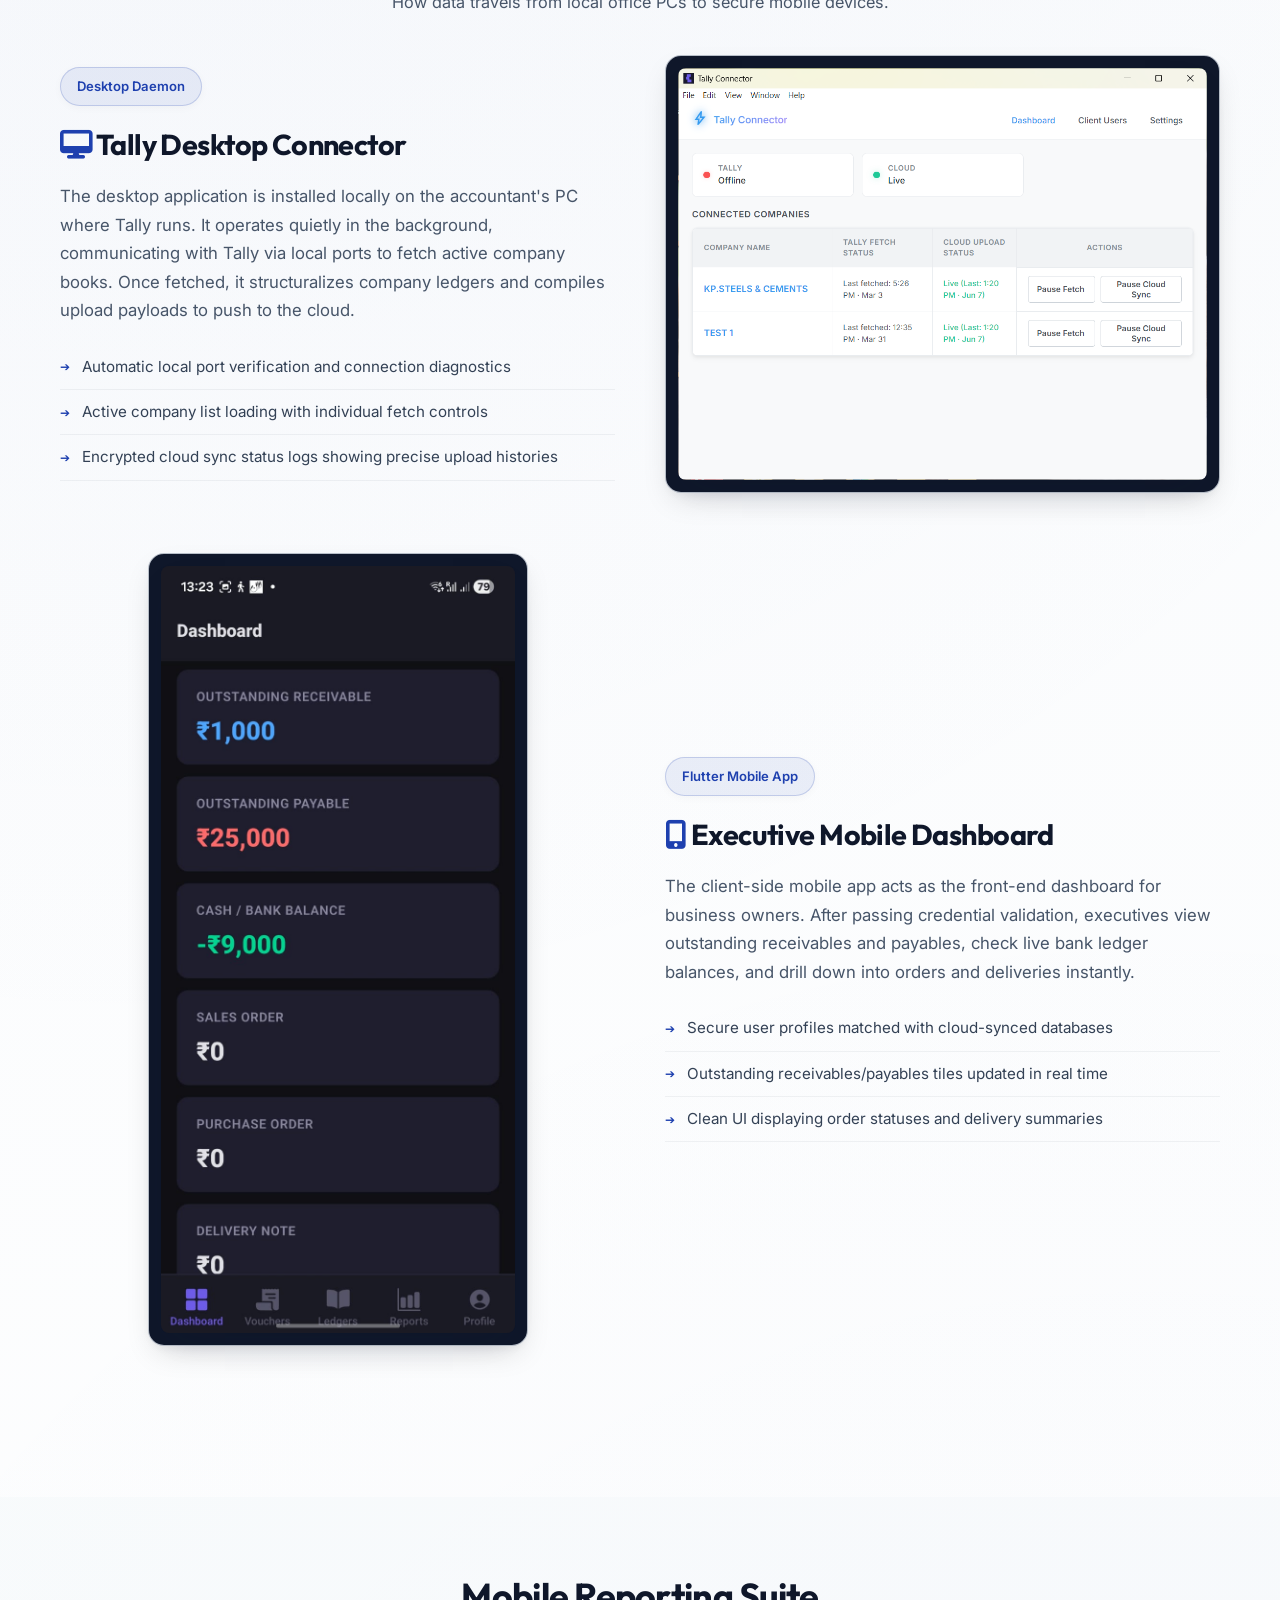
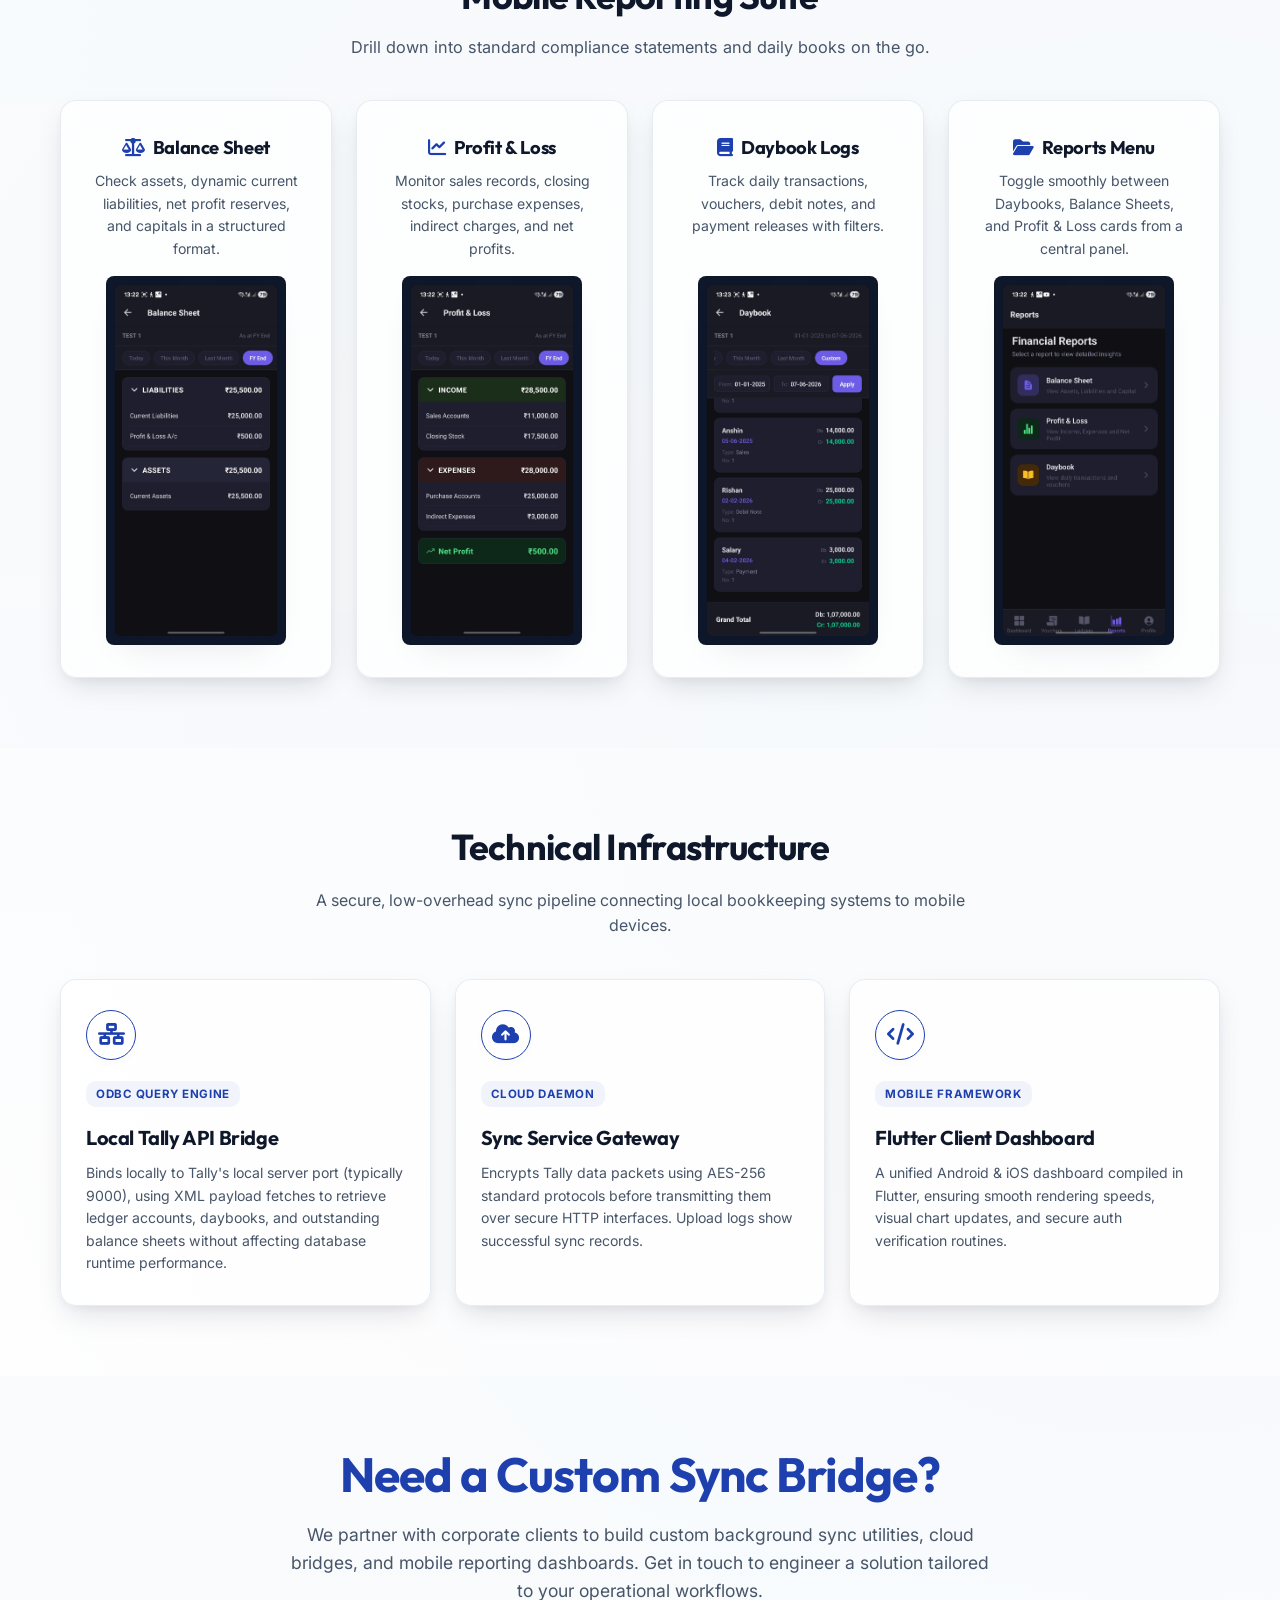
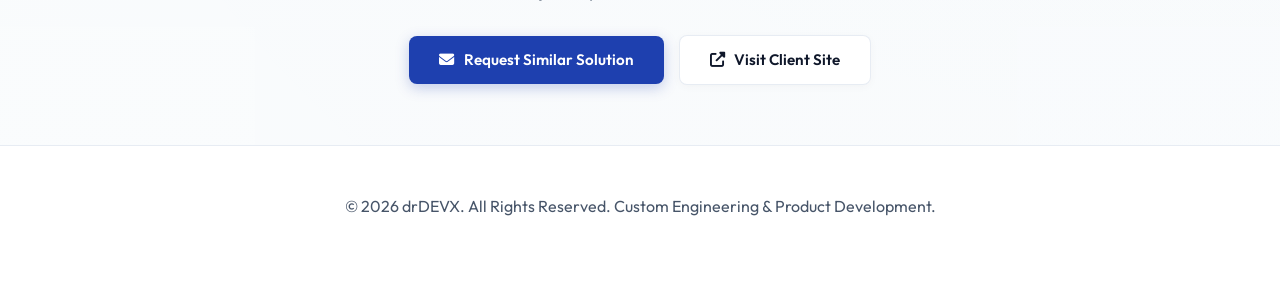
<file: Finsight/project-finsight.html>
<!DOCTYPE html>
<html lang="en">

<head>
    <meta charset="utf-8">
    <meta name="viewport" content="width=device-width, initial-scale=1.0">

    <!-- Google Analytics -->
    <script async src="https://www.googletagmanager.com/gtag/js?id=G-JK61WGNC8G"></script>
    <script>
        window.dataLayer = window.dataLayer || [];
        function gtag() { dataLayer.push(arguments); }
        gtag('js', new Date());
        gtag('config', 'G-JK61WGNC8G');
    </script>
    <title>Finsight - Custom Tally ERP to Cloud & Mobile Sync System | drDEVX</title>
    <link rel="icon" type="image/png" href="../assets/dlogo.png">

    <!-- SEO Meta Tags -->
    <meta name="description"
        content="Finsight - A custom enterprise bridge developed for Finite Global. Securely sync Tally ERP local accounts data to cloud databases and view balance sheets, profit & loss, and daybooks in real time via mobile app.">
    <meta name="keywords"
        content="Finsight, Tally connector, Tally to cloud, Tally mobile app, Finite Global, financial dashboard, custom accounting software, ERP bridge, C#, Flutter, drDEVX">
    <meta name="author" content="drDEVX">
    <meta name="robots" content="index, follow">
    <link rel="canonical" href="https://drdevx.pages.dev/Finsight/project-finsight.html">

    <!-- Open Graph / Facebook -->
    <meta property="og:type" content="website">
    <meta property="og:url" content="https://drdevx.pages.dev/Finsight/project-finsight.html">
    <meta property="og:title" content="Finsight - Tally ERP Cloud Sync Solution">
    <meta property="og:description" content="Securely sync Tally ERP accounting data to cloud databases and view financial reports on dynamic mobile dashboards. Engineered custom for Finite Global.">
    <meta property="og:image" content="https://drdevx.pages.dev/Finsight/desktopApp.png">
    <meta property="og:site_name" content="drDEVX">

    <!-- Twitter Card -->
    <meta name="twitter:card" content="summary_large_image">
    <meta name="twitter:url" content="https://drdevx.pages.dev/Finsight/project-finsight.html">
    <meta name="twitter:title" content="Finsight - Tally ERP Cloud Sync Solution">
    <meta name="twitter:description" content="Securely sync Tally ERP accounting data to cloud databases and view financial reports on dynamic mobile dashboards. Engineered custom for Finite Global.">
    <meta name="twitter:image" content="https://drdevx.pages.dev/Finsight/desktopApp.png">

    <!-- Google Fonts -->
    <link
        href="https://fonts.googleapis.com/css2?family=Inter:wght@300;400;500;600;700&family=Outfit:wght@300;400;500;600;700;800&family=JetBrains+Mono:wght@400;500&display=swap"
        rel="stylesheet">
    <link rel="stylesheet" href="https://cdnjs.cloudflare.com/ajax/libs/font-awesome/6.4.0/css/all.min.css">
    <link rel="stylesheet" href="../styles.css">

    <style>
        :root {
            --finsight-blue: #1e40af; /* Solid Dark Blue */
            --finsight-deep: #1e3a8a; /* Deep Navy Blue */
            --finsight-bg-dark: #f8fafc;
            --glass-bg: rgba(255, 255, 255, 0.75);
            --glass-border: rgba(226, 232, 240, 0.8);
            
            --glass-shadow: 0 12px 30px -8px rgba(15, 23, 42, 0.15), 0 4px 12px -2px rgba(15, 23, 42, 0.05);
            --glass-shadow-hover: 0 24px 48px -12px rgba(30, 64, 175, 0.18), 0 8px 20px -4px rgba(15, 23, 42, 0.08);
        }

        /* ========== BASE STYLES ========== */
        * {
            box-sizing: border-box;
            margin: 0;
            padding: 0;
        }

        body {
            background-color: var(--finsight-bg-dark);
            background-image:
                radial-gradient(circle at 10% 20%, rgba(30, 64, 175, 0.03) 0%, transparent 40%),
                radial-gradient(circle at 90% 80%, rgba(30, 64, 175, 0.02) 0%, transparent 40%),
                linear-gradient(to bottom, #f8fafc, #ffffff);
            font-family: 'Inter', sans-serif;
            color: #0f172a;
            overflow-x: hidden;
            line-height: 1.6;
        }

        h1, h2, h3, h4, h5, h6 {
            font-family: 'Outfit', sans-serif;
            font-weight: 700;
            margin-bottom: 15px;
            letter-spacing: -0.02em;
            color: #0f172a;
        }

        h1 {
            font-size: 3.5rem;
            line-height: 1.1;
            color: var(--finsight-blue);
            filter: drop-shadow(0 4px 12px rgba(30, 64, 175, 0.08));
        }

        h2 {
            font-size: 2.25rem;
            letter-spacing: -0.02em;
            margin-bottom: 0.75rem;
        }

        p {
            font-size: 1rem;
            color: #475569;
            margin-bottom: 20px;
            font-weight: 400;
        }

        a {
            text-decoration: none;
            color: inherit;
            transition: all 0.3s ease;
        }

        /* ========== UTILITIES & ACCENTS ========== */
        .highlight-blue { color: var(--finsight-blue); }
        .highlight-deep { color: var(--finsight-deep); }
        .gradient-text {
            color: var(--finsight-blue);
            font-weight: bold;
        }

        .container {
            max-width: 1200px;
            margin: 0 auto;
            padding: 0 20px;
        }

        section {
            padding: 70px 0;
            position: relative;
        }

        section:nth-child(even) {
            background: rgba(241, 245, 249, 0.35);
        }

        /* ========== HOLOGRAPHIC CARDS & GLASSMORPHISM ========== */
        .glass-card {
            background: var(--glass-bg);
            border: 1px solid var(--glass-border);
            border-radius: 16px;
            padding: 2rem;
            backdrop-filter: blur(16px);
            -webkit-backdrop-filter: blur(16px);
            box-shadow: var(--glass-shadow);
            transition: transform 0.4s cubic-bezier(0.165, 0.84, 0.44, 1),
                        box-shadow 0.4s cubic-bezier(0.165, 0.84, 0.44, 1),
                        border-color 0.4s ease;
            will-change: transform, box-shadow;
        }

        .glass-card:hover {
            transform: translateY(-4px);
            box-shadow: var(--glass-shadow-hover);
            border-color: rgba(30, 64, 175, 0.3);
        }

        .hol-image {
            border-radius: 12px;
            box-shadow: 0 15px 35px -10px rgba(15, 23, 42, 0.12), 0 0 0 1px rgba(15, 23, 42, 0.05);
            transition: transform 0.4s ease;
            max-width: 100%;
            height: auto;
            display: block;
        }

        .hol-image:hover {
            transform: scale(1.015);
        }

        /* ========== COMPONENTS ========== */
        .btn-primary {
            display: inline-flex;
            align-items: center;
            justify-content: center;
            gap: 0.6rem;
            background: var(--finsight-blue);
            padding: 12px 30px;
            border-radius: 8px;
            color: #ffffff !important;
            font-weight: 600;
            font-size: 0.95rem;
            font-family: 'Outfit', sans-serif;
            border: none;
            box-shadow: 0 4px 14px rgba(30, 64, 175, 0.25);
            transition: all 0.3s cubic-bezier(0.4, 0, 0.2, 1);
        }

        .btn-primary:hover {
            transform: translateY(-2px);
            box-shadow: 0 6px 20px rgba(30, 64, 175, 0.35);
            color: #ffffff;
        }

        .btn-secondary {
            display: inline-flex;
            align-items: center;
            justify-content: center;
            gap: 0.6rem;
            background: #ffffff;
            border: 1px solid var(--glass-border);
            padding: 12px 30px;
            border-radius: 8px;
            color: #0f172a !important;
            font-weight: 600;
            font-size: 0.95rem;
            font-family: 'Outfit', sans-serif;
            box-shadow: 0 2px 8px rgba(15, 23, 42, 0.03);
            transition: all 0.3s ease;
        }

        .btn-secondary:hover {
            transform: translateY(-2px);
            background: var(--finsight-bg-dark);
            border-color: #cbd5e1;
        }

        .split-grid {
            display: grid;
            grid-template-columns: 1fr 1fr;
            gap: 50px;
            align-items: center;
        }

        ul.feature-list {
            list-style: none;
        }

        ul.feature-list li {
            padding: 10px 0;
            border-bottom: 1px solid rgba(15, 23, 42, 0.05);
            display: flex;
            align-items: center;
            font-size: 0.95rem;
            color: #334155;
        }

        ul.feature-list li::before {
            content: "➔";
            color: var(--finsight-blue);
            margin-right: 12px;
            font-size: 0.8em;
        }

        .features-grid {
            display: grid;
            grid-template-columns: repeat(auto-fit, minmax(250px, 1fr));
            gap: 24px;
            margin-top: 30px;
        }

        .panel-info h4 {
            font-size: 1.25rem;
            margin-bottom: 8px;
            display: flex;
            align-items: center;
            gap: 8px;
        }

        .panel-info p {
            font-size: 0.9rem;
            margin-bottom: 0;
            color: #475569;
        }

        .panel-media {
            border-radius: 8px;
            overflow: hidden;
            background: #0f172a;
            border: 1px solid rgba(15, 23, 42, 0.1);
            display: flex;
            justify-content: center;
            align-items: center;
            margin-top: auto;
            padding: 12px;
        }

        .panel-media img {
            width: 100%;
            height: auto;
            object-fit: contain;
            display: block;
        }

        /* ========== HERO SECTION SPECIFIC ========== */
        .hero-section {
            padding-top: 130px;
            padding-bottom: 60px;
            position: relative;
            overflow: hidden;
            min-height: auto;
        }

        .hero-grid-container {
            max-width: 1200px;
            width: 100%;
            display: grid;
            grid-template-columns: 0.92fr 1.08fr;
            gap: 40px;
            align-items: center;
        }

        .hero-text-side {
            text-align: left;
        }

        .hero-visual-side {
            display: flex;
            justify-content: center;
            align-items: center;
            position: relative;
        }

        .hero-mockup-wrapper {
            background: #ffffff;
            border: 1px solid var(--glass-border);
            padding: 12px;
            border-radius: 16px;
            box-shadow: var(--glass-shadow);
            width: 100%;
            max-width: 580px;
            transition: transform 0.4s ease;
        }

        .hero-mockup-wrapper:hover {
            transform: translateY(-4px) scale(1.01);
            box-shadow: var(--glass-shadow-hover);
        }

        .hero-mockup-img {
            width: 100%;
            height: auto;
            border-radius: 8px;
            display: block;
            border: 1px solid rgba(15, 23, 42, 0.05);
        }

        .hero-title {
            font-size: 3.6rem;
            line-height: 1.1;
            margin-bottom: 15px;
            letter-spacing: -0.04em;
        }

        .hero-subtitle {
            font-size: 1.15rem;
            color: #475569;
            margin-bottom: 30px;
            line-height: 1.5;
        }

        .hero-badges {
            display: flex;
            gap: 10px;
            margin: 25px 0;
            flex-wrap: wrap;
        }

        .badge {
            background: rgba(255, 255, 255, 0.9);
            border: 1px solid var(--glass-border);
            padding: 8px 16px;
            border-radius: 30px;
            display: flex;
            align-items: center;
            font-size: 0.82rem;
            color: #334155;
            font-weight: 600;
            box-shadow: 0 2px 8px rgba(15, 23, 42, 0.03);
            transition: all 0.3s ease;
        }

        .badge:hover {
            transform: translateY(-2px);
            border-color: rgba(30, 64, 175, 0.3);
            background: rgba(30, 64, 175, 0.04);
            color: var(--finsight-blue);
        }

        .hero-cta-group {
            display: flex;
            gap: 15px;
            align-items: center;
        }

        /* ========== DENSE CAPABILITIES SECTION ========== */
        .section-header {
            text-align: center;
            max-width: 650px;
            margin: 0 auto 40px auto;
        }

        .section-title {
            font-size: 2.25rem;
            margin-bottom: 10px;
        }

        .section-subtitle {
            color: #475569;
            font-size: 1.02rem;
        }

        /* ========== TECH SPECS & ARCHITECTURE ========== */
        .tech-spec-grid {
            display: grid;
            grid-template-columns: repeat(3, 1fr);
            gap: 24px;
        }

        .tech-card {
            background: rgba(255, 255, 255, 0.75);
            border: 1px solid var(--glass-border);
            border-radius: 16px;
            padding: 30px 25px;
            text-align: left;
            transition: all 0.4s cubic-bezier(0.165, 0.84, 0.44, 1);
            position: relative;
            overflow: hidden;
            height: 100%;
            box-shadow: var(--glass-shadow);
        }

        .tech-card:hover {
            transform: translateY(-5px);
            border-color: rgba(30, 64, 175, 0.3);
            box-shadow: var(--glass-shadow-hover);
        }

        .tech-icon-circle {
            width: 50px;
            height: 50px;
            border-radius: 50%;
            background: #ffffff;
            display: flex;
            align-items: center;
            justify-content: center;
            font-size: 1.35rem;
            margin-bottom: 20px;
            border: 1px solid var(--glass-border);
            box-shadow: 0 4px 10px rgba(15, 23, 42, 0.02);
        }

        .tech-card h4 {
            font-size: 1.25rem;
            margin-bottom: 8px;
        }

        .tech-tag {
            display: inline-block;
            font-size: 0.72rem;
            text-transform: uppercase;
            letter-spacing: 0.05em;
            padding: 4px 10px;
            border-radius: 10px;
            background: rgba(30, 64, 175, 0.06);
            color: var(--finsight-blue);
            margin-bottom: 15px;
            font-weight: 700;
        }

        /* ========== SCROLL ANIMATION CSS ========== */
        .reveal-on-scroll {
            opacity: 0;
            transform: translateY(20px);
            transition: opacity 0.7s cubic-bezier(0.165, 0.84, 0.44, 1),
                        transform 0.7s cubic-bezier(0.165, 0.84, 0.44, 1);
        }

        .reveal-on-scroll.visible {
            opacity: 1;
            transform: translateY(0);
        }

        /* ========== RESPONSIVE ========== */
        @media screen and (max-width: 900px) {
            .hero-grid-container {
                grid-template-columns: 1fr;
                text-align: center;
                gap: 30px;
            }

            .hero-text-side {
                text-align: center;
                display: flex;
                flex-direction: column;
                align-items: center;
            }

            .hero-badges {
                justify-content: center;
            }

            .hero-cta-group {
                justify-content: center;
                flex-direction: column;
                width: 100%;
            }

            .btn-primary, .btn-secondary {
                width: 100%;
            }

            .split-grid {
                grid-template-columns: 1fr;
                gap: 30px;
                text-align: center;
            }

            .tech-spec-grid {
                grid-template-columns: 1fr;
                gap: 20px;
            }

            ul.feature-list {
                text-align: left;
                display: inline-block;
            }
        }

        @media screen and (max-width: 480px) {
            .hero-title { font-size: 2.4rem !important; }
            section { padding: 50px 0; }
            
            .hero-badges {
                display: grid;
                grid-template-columns: 1fr 1fr;
            }
        }

        /* Scroll Progress */
        .scroll-progress {
            background: var(--finsight-blue);
            box-shadow: 0 0 10px rgba(30, 64, 175, 0.4);
            height: 3px;
            z-index: 9999;
        }

        /* Custom cursor highlight */
        .cursor-glow {
            position: fixed;
            width: 500px;
            height: 500px;
            border-radius: 50%;
            background: radial-gradient(circle, rgba(30, 64, 175, 0.04) 0%, rgba(255, 255, 255, 0) 70%);
            pointer-events: none;
            transform: translate(-50%, -50%);
            z-index: 0;
            transition: opacity 0.5s ease;
            opacity: 0;
        }

        /* Soft Glow Orbs */
        .glow-orb {
            position: fixed;
            border-radius: 50%;
            filter: blur(130px);
            z-index: -1;
            opacity: 0.7;
        }

        .orb-1 {
            width: 500px;
            height: 500px;
            background: rgba(30, 64, 175, 0.05);
            top: -150px;
            left: -150px;
            animation: floating-orb 15s infinite ease-in-out;
        }

        .orb-2 {
            width: 400px;
            height: 400px;
            background: rgba(30, 64, 175, 0.03);
            bottom: -100px;
            right: -100px;
            animation: floating-orb 18s infinite ease-in-out reverse;
        }

        @keyframes floating-orb {
            0% { transform: translate(0, 0) scale(1); }
            50% { transform: translate(50px, 80px) scale(1.1); }
            100% { transform: translate(0, 0) scale(1); }
        }
    </style>
</head>

<body>
    <div class="scroll-progress" id="scroll-progress-bar"></div>
    <div class="noise-overlay"></div>
    <div class="cursor-glow" id="custom-cursor-glow"></div>

    <!-- Soft Glow Orbs -->
    <div class="glow-orb orb-1"></div>
    <div class="glow-orb orb-2"></div>

    <!-- NAVIGATION -->
    <nav class="glass-nav">
        <div class="logo-container">
            <a href="../index.html">
                <img src="../assets/dlogo.png" alt="drDEVX Logo" class="nav-logo">
                <span class="brand-text">
                    <span class="brand-dr">dr</span><span class="brand-dev">DEV</span><span class="brand-x">X</span>
                </span>
            </a>
        </div>
        <ul class="nav-links">
            <li><a href="../index.html#home">Home</a></li>
            <li><a href="../index.html#focus">Focus</a></li>
            <li><a href="../index.html#products">Products</a></li>
            <li><a href="../index.html#contact">Contact</a></li>
        </ul>
        <div class="hamburger">
            <i class="fas fa-bars"></i>
        </div>
    </nav>

    <!-- HERO SECTION -->
    <section class="hero-section">
        <div class="container">
            <div class="hero-grid-container">
                <div class="hero-text-side fade-in-up">
                    <div class="logo-badge-card" style="width: 76px; height: 76px; display: inline-flex; align-items: center; justify-content: center; background: #0f172a; border-radius: 14px; border: 1px solid rgba(255, 255, 255, 0.1); margin-bottom: 20px; box-shadow: 0 10px 25px -5px rgba(15, 23, 42, 0.15), inset 0 1px 1px rgba(255,255,255,0.05);">
                        <i class="fas fa-sync" style="font-size: 2.2rem; color: #38bdf8; filter: drop-shadow(0 4px 10px rgba(30,64,175,0.35));"></i>
                    </div>
                    <span class="badge" style="background: rgba(30, 64, 175, 0.08); color: var(--finsight-blue); border-color: rgba(30, 64, 175, 0.2); width: fit-content; margin-bottom: 15px;">Client Solution</span>
                    <h1 class="hero-title">Finsight</h1>
                    <h3 class="hero-subtitle">A custom corporate financial data sync and reporting platform engineered for Finite Global. Bridges local Tally ERP software securely to executive web and mobile dashboards.</h3>

                    <div class="hero-badges">
                        <div class="badge"><span>Tally ERP ODBC</span></div>
                        <div class="badge"><span>Desktop Connector</span></div>
                        <div class="badge"><span>Flutter Mobile App</span></div>
                        <div class="badge"><span>Secure Cloud Storage</span></div>
                    </div>

                    <div class="hero-cta-group">
                        <a href="../index.html#contact" class="btn-primary" id="request-quote-btn"><i class="fas fa-envelope"></i> Request Similar Solution</a>
                        <a href="https://www.finiteglobal.com/" target="_blank" class="btn-secondary" id="client-website-btn"><i class="fas fa-external-link-alt"></i> Visit Client Website</a>
                    </div>
                    <p style="margin-top: 15px; font-size: 0.82rem; opacity: 0.65;">
                        Developed custom for Finite Tax & Global Corp.
                    </p>
                </div>
                <div class="hero-visual-side fade-in-up">
                    <div class="hero-mockup-wrapper">
                        <!-- Displays the Tally Connector Desktop Sync Utility -->
                        <img src="./desktopApp.png" class="hero-mockup-img" alt="Tally Connector Desktop Utility">
                    </div>
                </div>
            </div>
        </div>
    </section>

    <!-- PROJECT OVERVIEW -->
    <section id="project-overview">
        <div class="container">
            <div class="section-header reveal-on-scroll">
                <h2 class="section-title">Bridging Offline Accounting & Mobile Executives</h2>
                <p class="section-subtitle">Tally ERP is the industry standard for financial bookkeeping, but its data remains locked on local desktop office machines. Finsight bridges this gap securely.</p>
            </div>
            
            <div class="split-grid">
                <div class="reveal-on-scroll">
                    <h3 style="font-size: 1.5rem; margin-bottom: 15px; color: var(--finsight-blue);">The Business Requirement</h3>
                    <p style="color: #475569; font-size: 1.02rem; line-height: 1.7;">
                        Finite Global required a secure, background automation bridge that could extract accounting ledgers, invoices, vouchers, and receivables directly from local desktop computers running Tally ERP, transmit them securely to a cloud datastore, and display beautiful financial insights on the client's mobile devices.
                    </p>
                    <p style="color: #475569; font-size: 1.02rem; line-height: 1.7;">
                        The system is split into two primary components: the **Tally Connector Desktop Utility** and the **Finsight Mobile Dashboard App**.
                    </p>
                </div>
                <div class="glass-card reveal-on-scroll" style="border-left: 4px solid var(--finsight-blue);">
                    <h4 style="font-size: 1.25rem; margin-bottom: 12px;"><i class="fas fa-shield-alt" style="color: var(--finsight-blue);"></i> Core Architecture Attributes</h4>
                    <ul class="feature-list">
                        <li>ODBC data fetching query cycles running locally</li>
                        <li>Automated, secure cloud payloads using REST API hooks</li>
                        <li>Multi-tenant cloud structure partitioned by credentials</li>
                        <li>Flutter mobile dashboard compiling real-time Tally states</li>
                    </ul>
                </div>
            </div>
        </div>
    </section>

    <!-- ARCHITECTURAL COMPONENTS -->
    <section id="components">
        <div class="container">
            <div class="section-header reveal-on-scroll">
                <h2 class="section-title">Architectural Components</h2>
                <p class="section-subtitle">How data travels from local office PCs to secure mobile devices.</p>
            </div>

            <!-- Component 1: Tally Connector (Image Right) -->
            <div class="split-grid reveal-on-scroll" style="margin-bottom: 60px;">
                <div>
                    <span class="badge" style="background: rgba(30, 64, 175, 0.08); color: var(--finsight-blue); border-color: rgba(30, 64, 175, 0.2); width: fit-content; margin-bottom: 15px;">Desktop Daemon</span>
                    <h3 style="font-size: 1.8rem; margin-bottom: 15px;"><i class="fas fa-desktop" style="color: var(--finsight-blue);"></i> Tally Desktop Connector</h3>
                    <p style="font-size: 1.05rem; line-height: 1.7; color: #475569; margin-bottom: 20px;">
                        The desktop application is installed locally on the accountant's PC where Tally runs. It operates quietly in the background, communicating with Tally via local ports to fetch active company books. Once fetched, it structuralizes company ledgers and compiles upload payloads to push to the cloud.
                    </p>
                    <ul class="feature-list">
                        <li>Automatic local port verification and connection diagnostics</li>
                        <li>Active company list loading with individual fetch controls</li>
                        <li>Encrypted cloud sync status logs showing precise upload histories</li>
                    </ul>
                </div>
                <div class="glass-card" style="padding: 12px; display: flex; justify-content: center; align-items: center; background: #0f172a;">
                    <img src="./desktopApp.png" class="hol-image" alt="Tally Connector Desktop Utility UI" style="border-radius: 8px; width: 100%;">
                </div>
            </div>

            <!-- Component 2: Mobile App Dashboard (Image Left) -->
            <div class="split-grid reveal-on-scroll" style="margin-bottom: 80px;">
                <div class="glass-card" style="padding: 12px; display: flex; justify-content: center; align-items: center; background: #0f172a; max-width: 380px; margin: 0 auto;">
                    <img src="./Mobile app/mobile_dashboard.jpeg" class="hol-image" alt="Finsight Mobile Dashboard Screen" style="border-radius: 8px; width: 100%;">
                </div>
                <div>
                    <span class="badge" style="background: rgba(30, 64, 175, 0.08); color: var(--finsight-blue); border-color: rgba(30, 64, 175, 0.2); width: fit-content; margin-bottom: 15px;">Flutter Mobile App</span>
                    <h3 style="font-size: 1.8rem; margin-bottom: 15px;"><i class="fas fa-mobile-alt" style="color: var(--finsight-blue);"></i> Executive Mobile Dashboard</h3>
                    <p style="font-size: 1.05rem; line-height: 1.7; color: #475569; margin-bottom: 20px;">
                        The client-side mobile app acts as the front-end dashboard for business owners. After passing credential validation, executives view outstanding receivables and payables, check live bank ledger balances, and drill down into orders and deliveries instantly.
                    </p>
                    <ul class="feature-list">
                        <li>Secure user profiles matched with cloud-synced databases</li>
                        <li>Outstanding receivables/payables tiles updated in real time</li>
                        <li>Clean UI displaying order statuses and delivery summaries</li>
                    </ul>
                </div>
            </div>
        </div>
    </section>

    <!-- MOBILE REPORTS GALLERY -->
    <section id="gallery">
        <div class="container">
            <div class="section-header reveal-on-scroll">
                <h2 class="section-title">Mobile Reporting Suite</h2>
                <p class="section-subtitle">Drill down into standard compliance statements and daily books on the go.</p>
            </div>

            <div class="features-grid reveal-on-scroll">
                <!-- Report Card 1: Balance Sheet -->
                <div class="glass-card" style="display: flex; flex-direction: column; justify-content: space-between; align-items: center; text-align: center;">
                    <div class="panel-info">
                        <h4 style="font-size: 1.15rem; margin-bottom: 8px; justify-content: center;">
                            <i class="fas fa-balance-scale" style="color: var(--finsight-blue);"></i> Balance Sheet
                        </h4>
                        <p style="font-size: 0.88rem; color: #475569; margin-bottom: 15px;">
                            Check assets, dynamic current liabilities, net profit reserves, and capitals in a structured format.
                        </p>
                    </div>
                    <div style="background: #0f172a; padding: 8px; border-radius: 8px; max-width: 180px; margin-top: auto; border: 1px solid rgba(15, 23, 42, 0.1);">
                        <img src="./Mobile app/mobile_balance_sheet.jpeg" class="hol-image" alt="Mobile Balance Sheet" style="width: 100%; border-radius: 6px;">
                    </div>
                </div>

                <!-- Report Card 2: Profit & Loss -->
                <div class="glass-card" style="display: flex; flex-direction: column; justify-content: space-between; align-items: center; text-align: center;">
                    <div class="panel-info">
                        <h4 style="font-size: 1.15rem; margin-bottom: 8px; justify-content: center;">
                            <i class="fas fa-chart-line" style="color: var(--finsight-blue);"></i> Profit & Loss
                        </h4>
                        <p style="font-size: 0.88rem; color: #475569; margin-bottom: 15px;">
                            Monitor sales records, closing stocks, purchase expenses, indirect charges, and net profits.
                        </p>
                    </div>
                    <div style="background: #0f172a; padding: 8px; border-radius: 8px; max-width: 180px; margin-top: auto; border: 1px solid rgba(15, 23, 42, 0.1);">
                        <img src="./Mobile app/mobile_profit_loss.jpeg" class="hol-image" alt="Mobile Profit & Loss" style="width: 100%; border-radius: 6px;">
                    </div>
                </div>

                <!-- Report Card 3: Daybook -->
                <div class="glass-card" style="display: flex; flex-direction: column; justify-content: space-between; align-items: center; text-align: center;">
                    <div class="panel-info">
                        <h4 style="font-size: 1.15rem; margin-bottom: 8px; justify-content: center;">
                            <i class="fas fa-book" style="color: var(--finsight-blue);"></i> Daybook Logs
                        </h4>
                        <p style="font-size: 0.88rem; color: #475569; margin-bottom: 15px;">
                            Track daily transactions, vouchers, debit notes, and payment releases with filters.
                        </p>
                    </div>
                    <div style="background: #0f172a; padding: 8px; border-radius: 8px; max-width: 180px; margin-top: auto; border: 1px solid rgba(15, 23, 42, 0.1);">
                        <img src="./Mobile app/mobile_daybook.jpeg" class="hol-image" alt="Mobile Daybook Logs" style="width: 100%; border-radius: 6px;">
                    </div>
                </div>

                <!-- Report Card 4: Reports Menu -->
                <div class="glass-card" style="display: flex; flex-direction: column; justify-content: space-between; align-items: center; text-align: center;">
                    <div class="panel-info">
                        <h4 style="font-size: 1.15rem; margin-bottom: 8px; justify-content: center;">
                            <i class="fas fa-folder-open" style="color: var(--finsight-blue);"></i> Reports Menu
                        </h4>
                        <p style="font-size: 0.88rem; color: #475569; margin-bottom: 15px;">
                            Toggle smoothly between Daybooks, Balance Sheets, and Profit & Loss cards from a central panel.
                        </p>
                    </div>
                    <div style="background: #0f172a; padding: 8px; border-radius: 8px; max-width: 180px; margin-top: auto; border: 1px solid rgba(15, 23, 42, 0.1);">
                        <img src="./Mobile app/mobile_reports.jpeg" class="hol-image" alt="Mobile Reports List" style="width: 100%; border-radius: 6px;">
                    </div>
                </div>
            </div>
        </div>
    </section>

    <!-- ARCHITECTURE SPECIFICATIONS -->
    <section style="position: relative;" id="specifications">
        <div class="container reveal-on-scroll">
            <div class="section-header">
                <h2 style="font-size: 2.25rem;">Technical Infrastructure</h2>
                <p>A secure, low-overhead sync pipeline connecting local bookkeeping systems to mobile devices.</p>
            </div>

            <div class="tech-spec-grid">
                <!-- Specification 1: ODBC Gateway -->
                <div class="tech-card">
                    <div class="tech-icon-circle" style="border-color: var(--finsight-blue);">
                        <i class="fas fa-network-wired" style="color: var(--finsight-blue);"></i>
                    </div>
                    <span class="tech-tag">ODBC Query Engine</span>
                    <h4>Local Tally API Bridge</h4>
                    <p style="font-size: 0.88rem; margin: 0; color: #475569;">Binds locally to Tally's local server port (typically 9000), using XML payload fetches to retrieve ledger accounts, daybooks, and outstanding balance sheets without affecting database runtime performance.</p>
                </div>

                <!-- Specification 2: Cloud Sync -->
                <div class="tech-card">
                    <div class="tech-icon-circle" style="border-color: var(--finsight-blue);">
                        <i class="fas fa-cloud-upload-alt" style="color: var(--finsight-blue);"></i>
                    </div>
                    <span class="tech-tag">Cloud Daemon</span>
                    <h4>Sync Service Gateway</h4>
                    <p style="font-size: 0.88rem; margin: 0; color: #475569;">Encrypts Tally data packets using AES-256 standard protocols before transmitting them over secure HTTP interfaces. Upload logs show successful sync records.</p>
                </div>

                <!-- Specification 3: Flutter Mobile App -->
                <div class="tech-card">
                    <div class="tech-icon-circle" style="border-color: var(--finsight-blue);">
                        <i class="fas fa-code" style="color: var(--finsight-blue);"></i>
                    </div>
                    <span class="tech-tag">Mobile Framework</span>
                    <h4>Flutter Client Dashboard</h4>
                    <p style="font-size: 0.88rem; margin: 0; color: #475569;">A unified Android & iOS dashboard compiled in Flutter, ensuring smooth rendering speeds, visual chart updates, and secure auth verification routines.</p>
                </div>
            </div>
        </div>
    </section>

    <!-- FOOTER CTA -->
    <section style="text-align: center; padding: 60px 0;" id="request-footer">
        <div class="container reveal-on-scroll">
            <h2 style="font-size: 3rem; margin-bottom: 8px; color: var(--finsight-blue);">Need a Custom Sync Bridge?</h2>
            <p style="font-size: 1.1rem; margin-bottom: 30px; color: #475569; max-width: 700px; margin-left: auto; margin-right: auto;">
                We partner with corporate clients to build custom background sync utilities, cloud bridges, and mobile reporting dashboards. Get in touch to engineer a solution tailored to your operational workflows.
            </p>
            <div style="display: flex; gap: 15px; justify-content: center; align-items: center; flex-wrap: wrap;">
                <a href="../index.html#contact" class="btn-primary"><i class="fas fa-envelope"></i> Request Similar Solution</a>
                <a href="https://www.finiteglobal.com/" target="_blank" class="btn-secondary"><i class="fas fa-external-link-alt"></i> Visit Client Site</a>
            </div>
        </div>
    </section>

    <footer>
        <p>&copy; 2026 drDEVX. All Rights Reserved. Custom Engineering & Product Development.</p>
    </footer>

    <script>
        // Header shrink on scroll
        window.addEventListener('scroll', () => {
            const header = document.querySelector('.glass-nav');
            if (header) {
                if (window.scrollY > 40) {
                    header.classList.add('scrolled');
                } else {
                    header.classList.remove('scrolled');
                }
            }
        });

        document.addEventListener('DOMContentLoaded', () => {
            // Scroll Progress Bar Logic
            const progressBar = document.getElementById('scroll-progress-bar');
            window.addEventListener('scroll', () => {
                const winScroll = document.body.scrollTop || document.documentElement.scrollTop;
                const height = document.documentElement.scrollHeight - document.documentElement.clientHeight;
                const scrolled = (winScroll / height) * 100;
                if (progressBar) {
                    progressBar.style.width = scrolled + "%";
                }
            });

            // Hamburger Menu Toggle
            const hamburger = document.querySelector('.hamburger');
            const navLinks = document.querySelector('.nav-links');

            if (hamburger && navLinks) {
                hamburger.addEventListener('click', () => {
                    navLinks.classList.toggle('active');
                    const icon = hamburger.querySelector('i');
                    if (navLinks.classList.contains('active')) {
                        icon.classList.remove('fa-bars');
                        icon.classList.add('fa-times');
                    } else {
                        icon.classList.remove('fa-times');
                        icon.classList.add('fa-bars');
                    }
                });

                // Close menu when a link is clicked
                document.querySelectorAll('.nav-links a').forEach(link => {
                    link.addEventListener('click', () => {
                        navLinks.classList.remove('active');
                        const icon = hamburger.querySelector('i');
                        if (icon) {
                            icon.classList.remove('fa-times');
                            icon.classList.add('fa-bars');
                        }
                    });
                });
            }

            // Custom cursor glow (desktop only)
            const cursorGlow = document.getElementById('custom-cursor-glow');
            if (cursorGlow && window.innerWidth > 768) {
                document.addEventListener('mousemove', (e) => {
                    cursorGlow.style.left = e.clientX + 'px';
                    cursorGlow.style.top = e.clientY + 'px';
                    cursorGlow.style.opacity = '1';
                });
                document.addEventListener('mouseleave', () => {
                    cursorGlow.style.opacity = '0';
                });
            }

            // 3D Card Tilt Effect (Desktop only)
            const cards = document.querySelectorAll('.glass-card, .tech-card');
            if (cards.length > 0 && window.innerWidth > 768) {
                cards.forEach(card => {
                    card.addEventListener('mousemove', (e) => {
                        const rect = card.getBoundingClientRect();
                        const x = e.clientX - rect.left;
                        const y = e.clientY - rect.top;

                        const xRotation = -((y - rect.height / 2) / (rect.height / 16));
                        const yRotation = (x - rect.width / 2) / (rect.width / 16);

                        card.style.transform = `perspective(1000px) scale(1.015) rotateX(${xRotation}deg) rotateY(${yRotation}deg)`;
                        card.style.boxShadow = `0 20px 45px -10px rgba(30, 64, 175, 0.12), 0 0 1px rgba(30, 64, 175, 0.1)`;
                    });

                    card.addEventListener('mouseleave', () => {
                        card.style.transform = 'perspective(1000px) scale(1) rotateX(0) rotateY(0)';
                        card.style.boxShadow = '';
                    });
                });
            }

            // Scroll Animation Observer
            const observerOptions = {
                root: null,
                rootMargin: '0px 0px -50px 0px',
                threshold: 0.1
            };

            const observer = new IntersectionObserver((entries, observer) => {
                entries.forEach(entry => {
                    if (entry.isIntersecting) {
                        entry.target.classList.add('visible');
                        observer.unobserve(entry.target);
                    }
                });
            }, observerOptions);

            const elements = document.querySelectorAll('.reveal-on-scroll');
            elements.forEach(el => observer.observe(el));

            // Star Burst Click Particle Animation
            function createStarBurst(x, y) {
                const particleCount = 12;
                for (let i = 0; i < particleCount; i++) {
                    const particle = document.createElement('div');
                    particle.classList.add('star-burst');

                    const angle = (Math.PI * 2 / particleCount) * i;
                    const distance = 50 + Math.random() * 30;
                    const tx = Math.cos(angle) * distance + 'px';
                    const ty = Math.sin(angle) * distance + 'px';

                    particle.style.left = x + 'px';
                    particle.style.top = y + 'px';
                    particle.style.setProperty('--tx', tx);
                    particle.style.setProperty('--ty', ty);

                    // Add dynamic coloring matching the Finsight dark blue theme
                    particle.style.background = 'var(--finsight-blue)';
                    particle.style.boxShadow = '0 0 8px rgba(30, 64, 175, 0.6)';

                    document.body.appendChild(particle);
                    setTimeout(() => particle.remove(), 600);
                }
            }

            // Attach to clickables
            const clickables = document.querySelectorAll('a, button, .btn');
            clickables.forEach(btn => {
                btn.addEventListener('click', (e) => {
                    createStarBurst(e.clientX, e.clientY);

                    const href = btn.getAttribute('href');
                    const target = btn.getAttribute('target');
                    if (href && href !== '#' && !href.startsWith('#')) {
                        e.preventDefault();
                        setTimeout(() => {
                            if (target === '_blank') {
                                window.open(href, '_blank');
                            } else {
                                window.location.href = href;
                            }
                        }, 350);
                    }
                });
            });
        });
    </script>
</body>

</html>
</file>
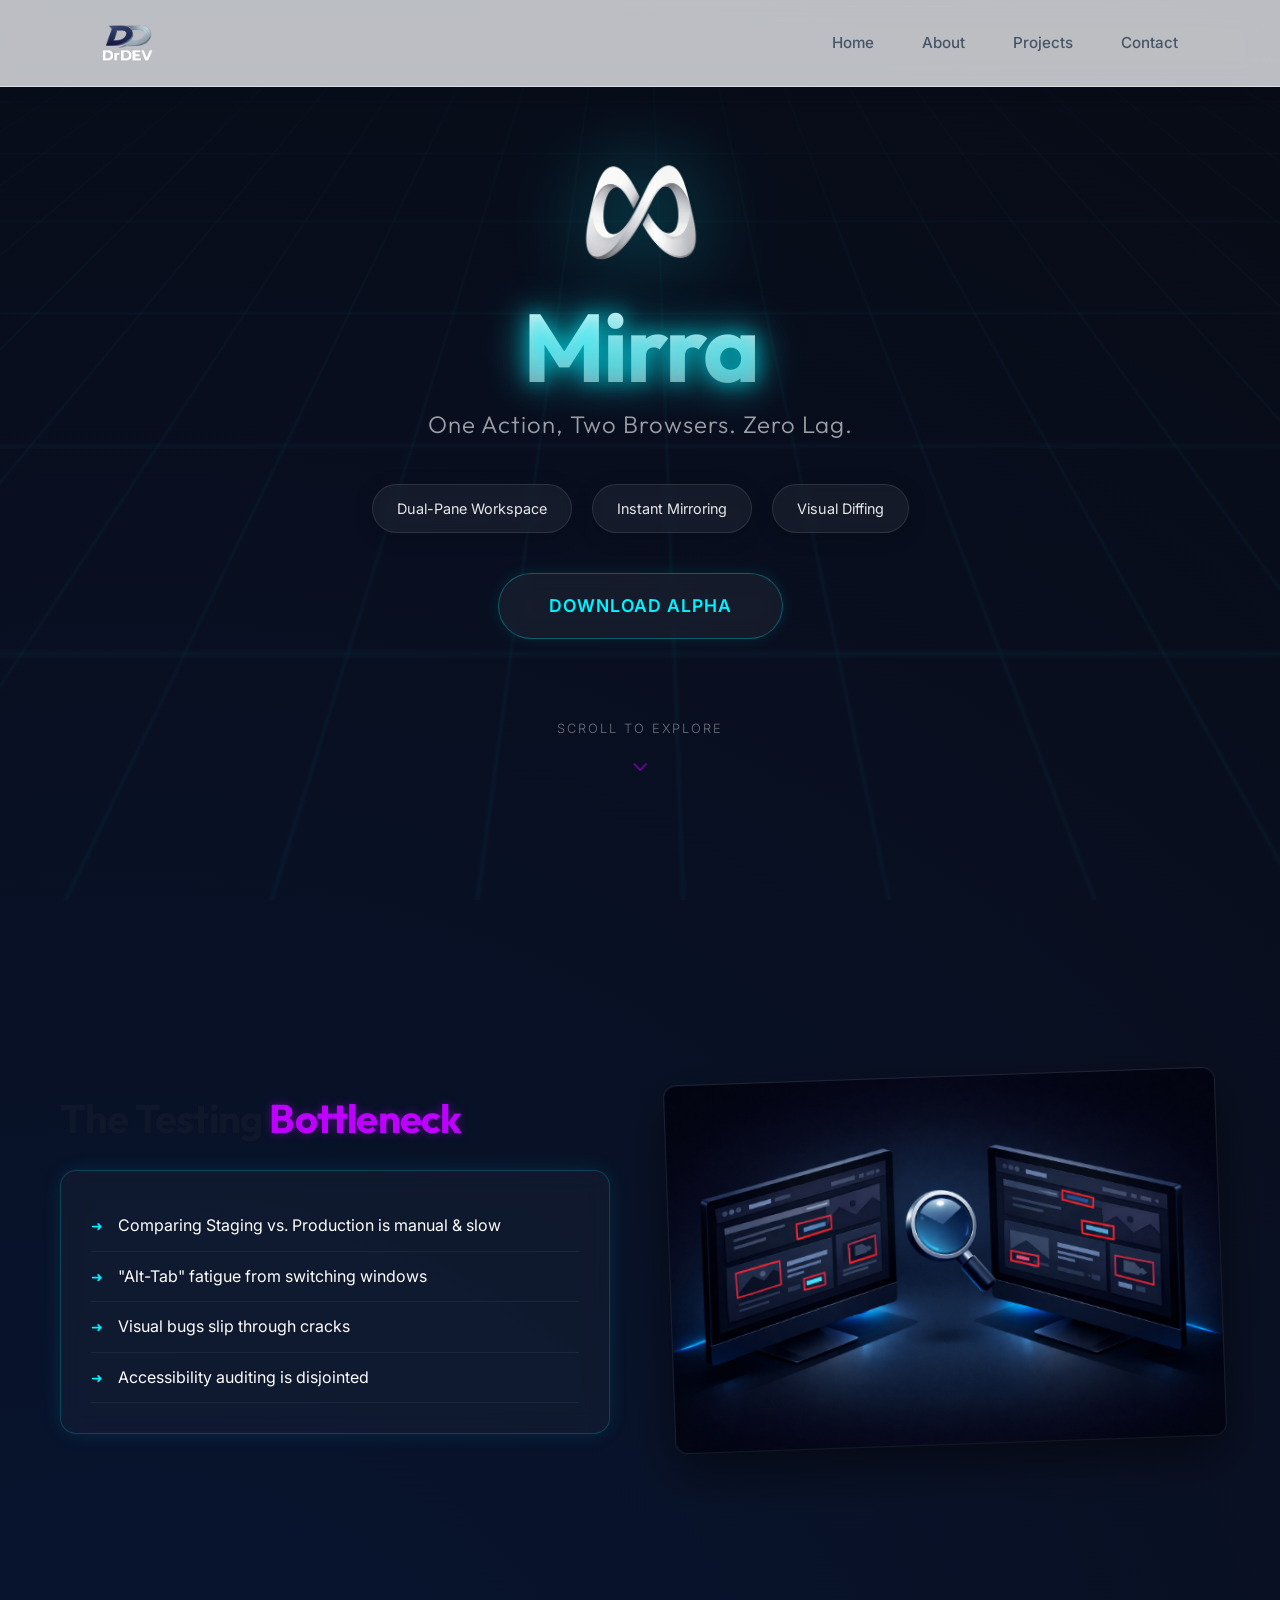
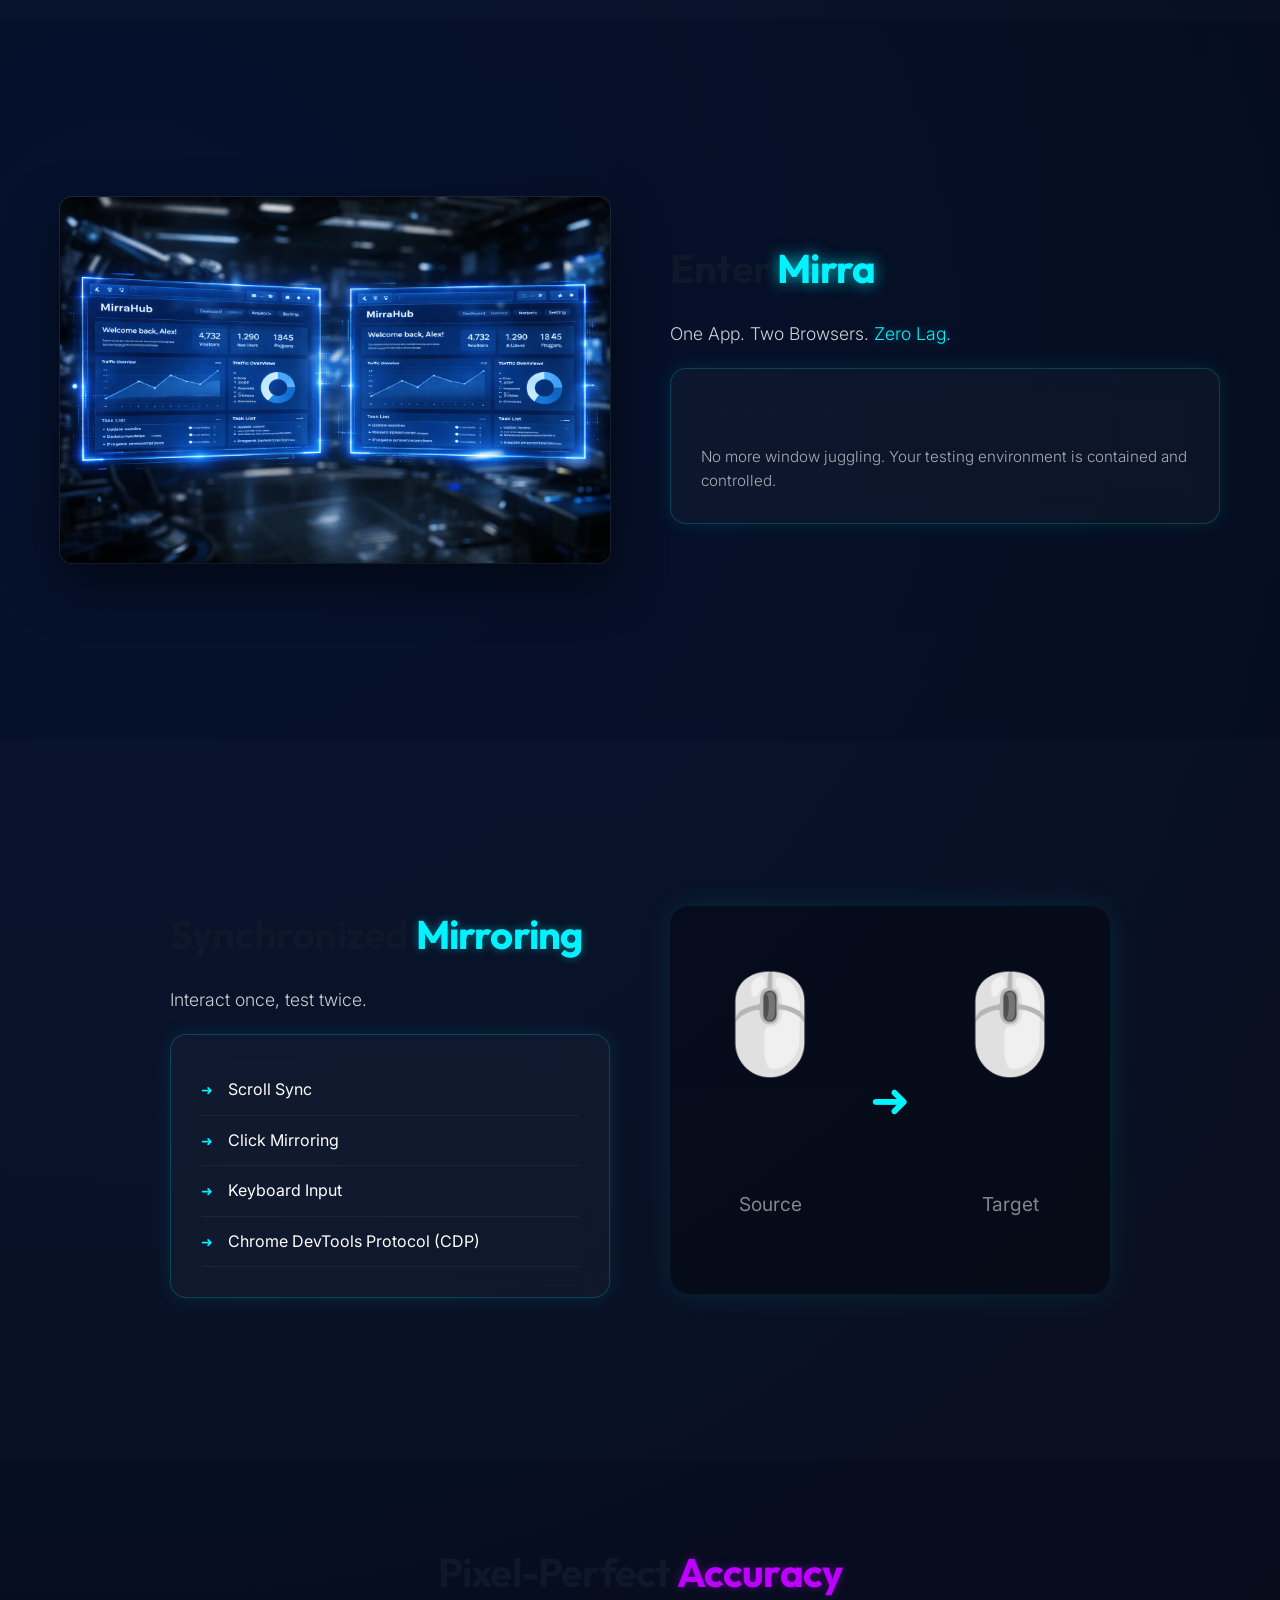
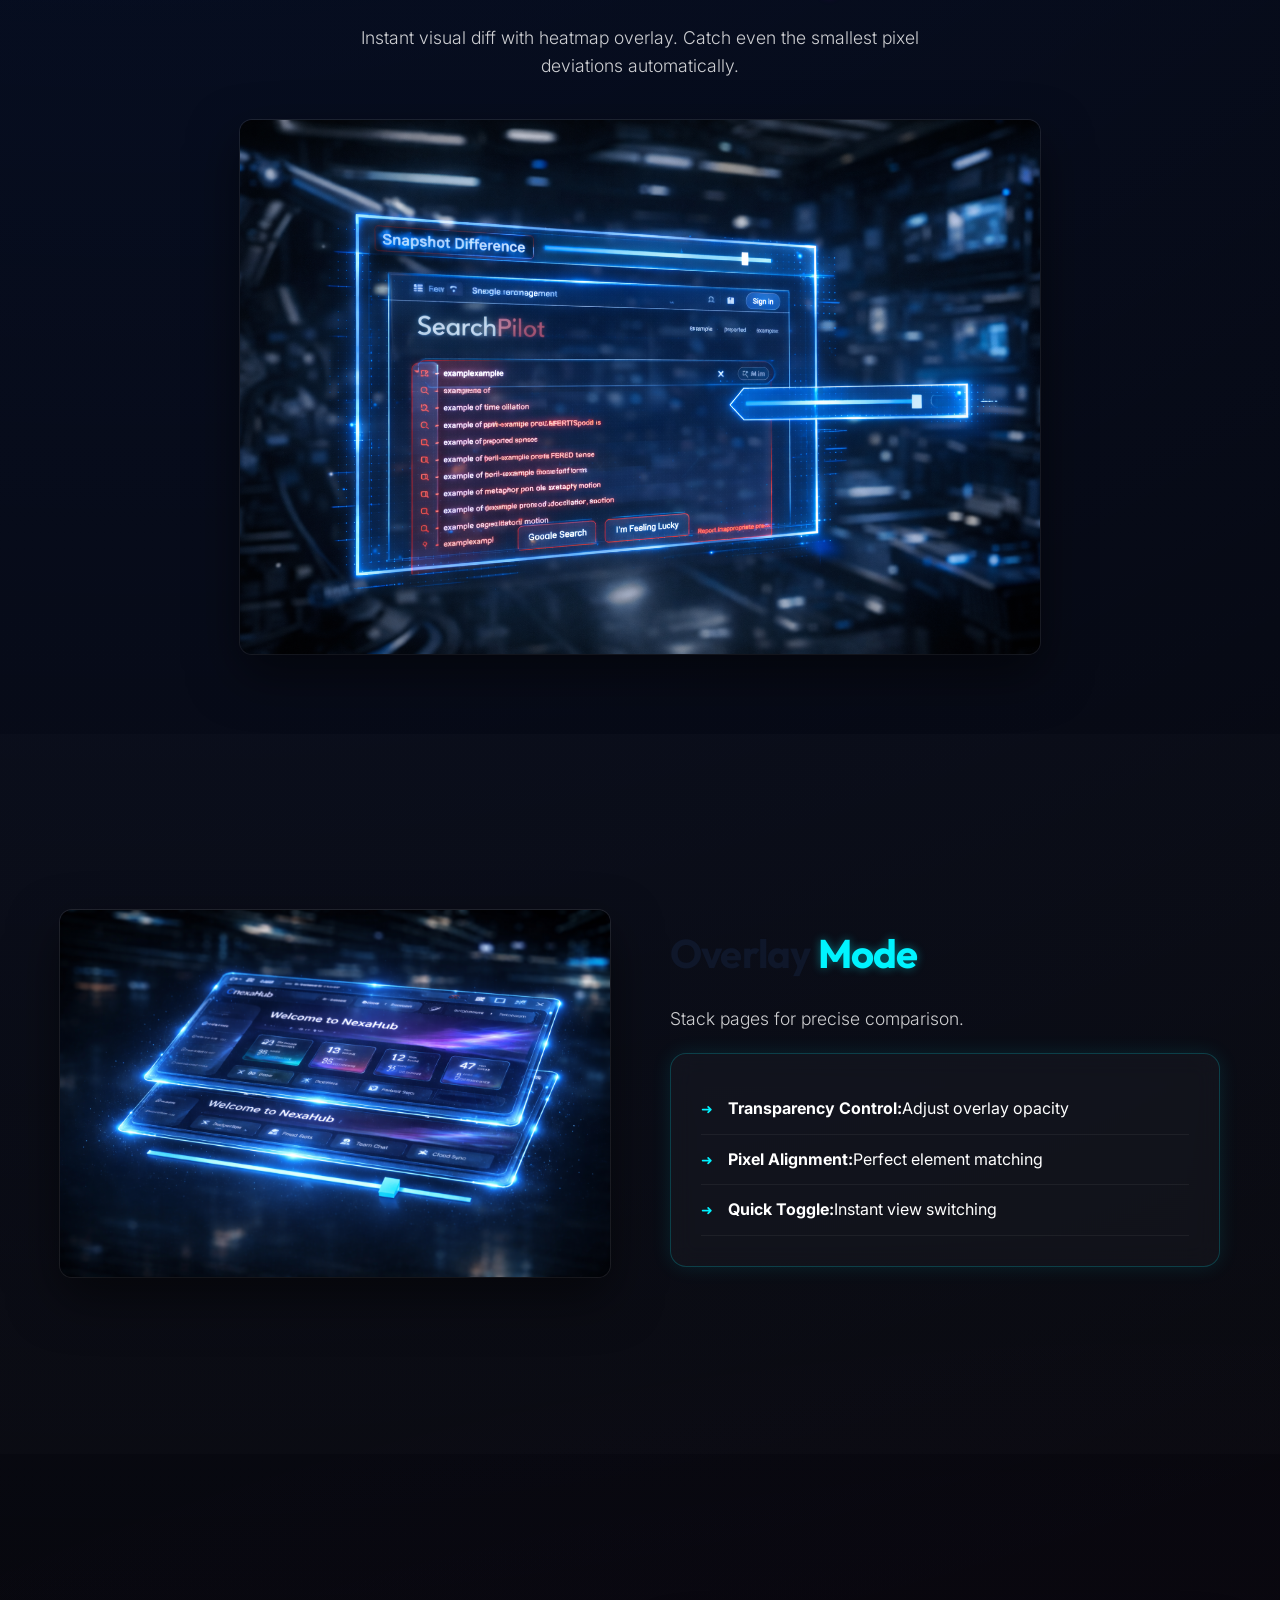
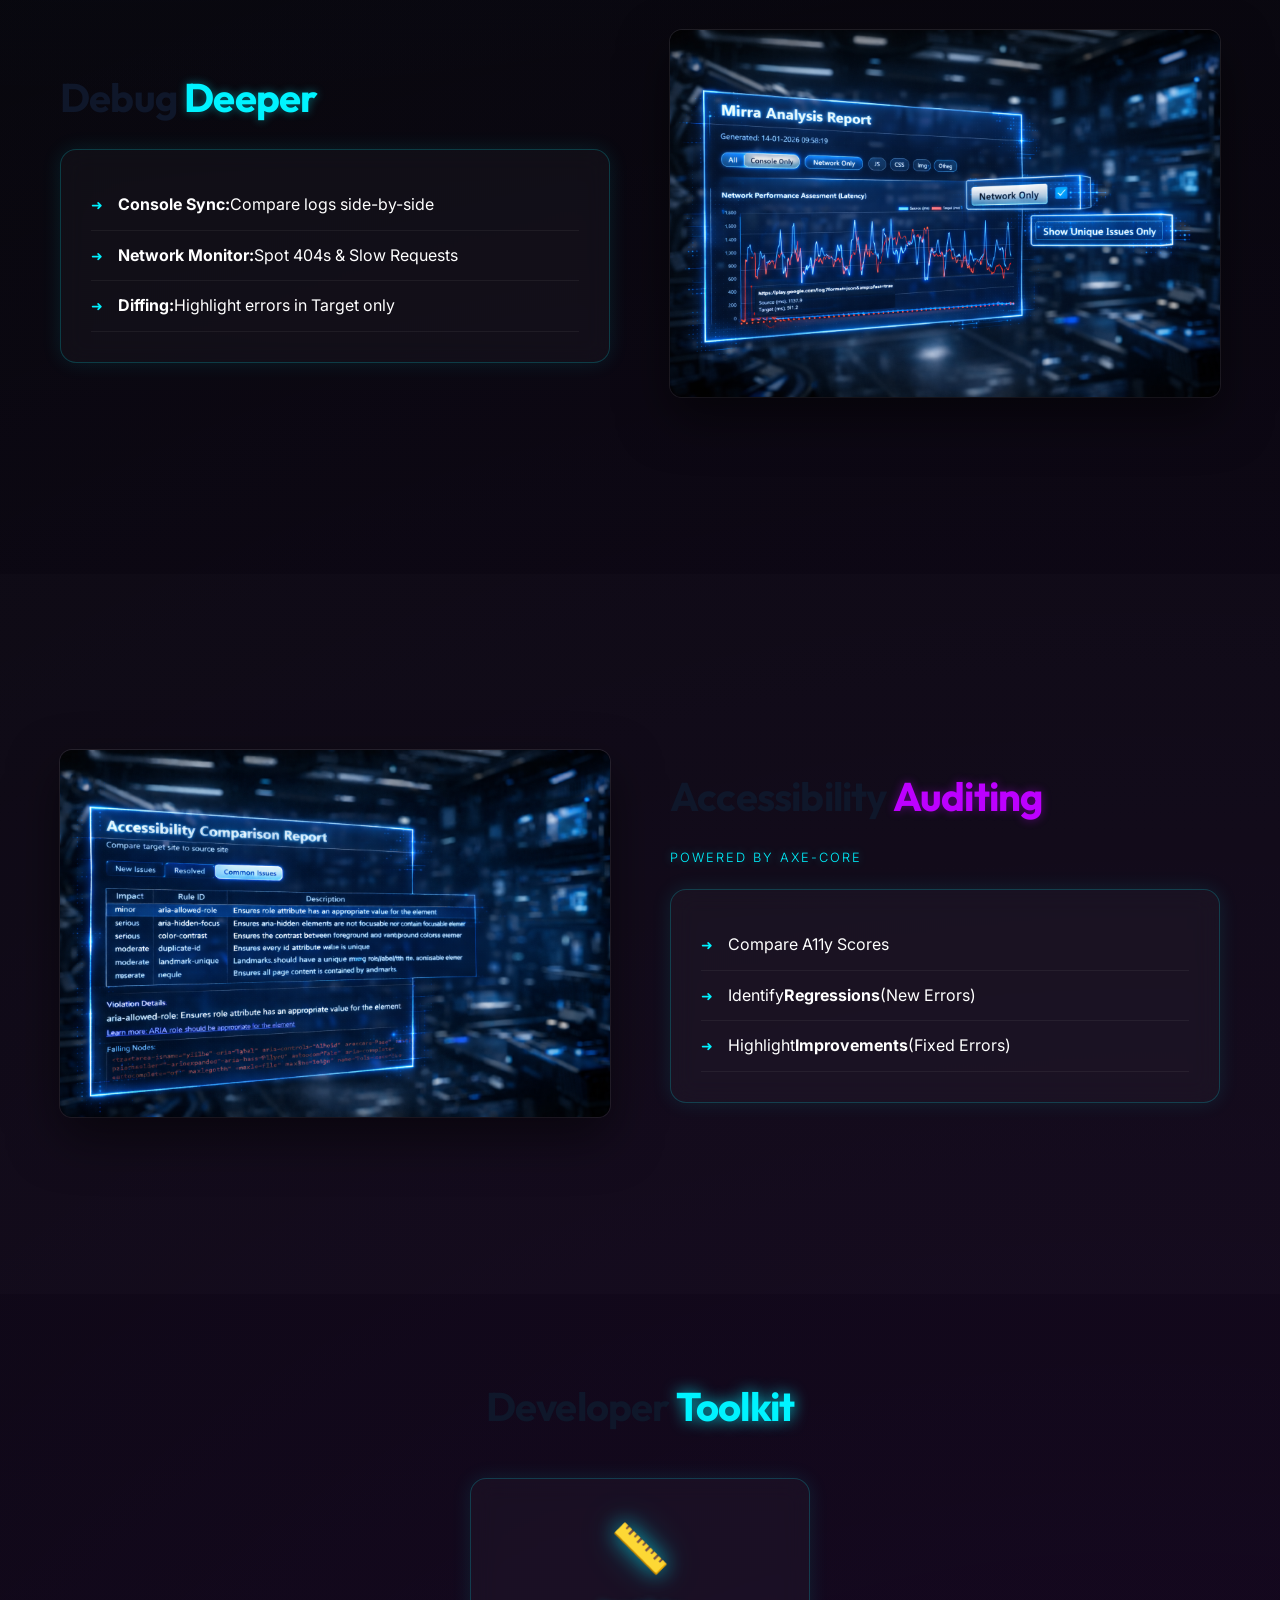
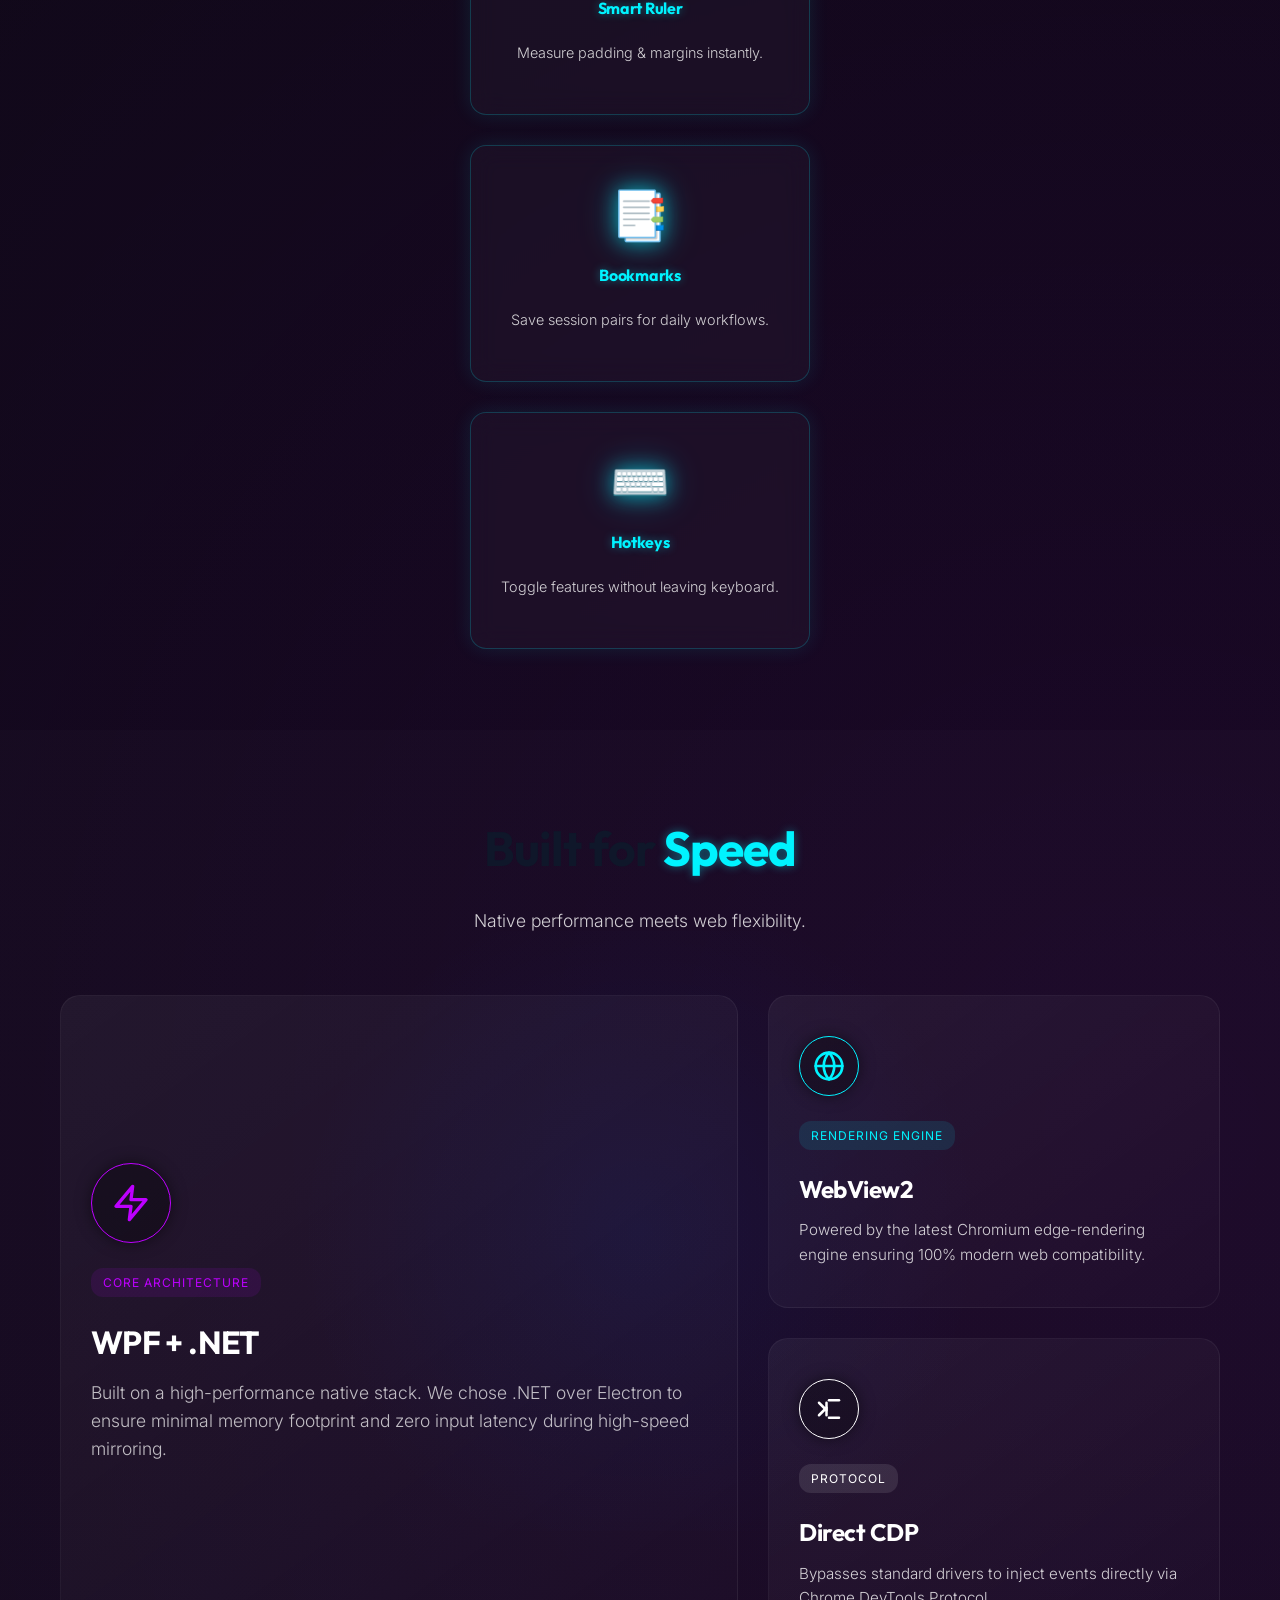
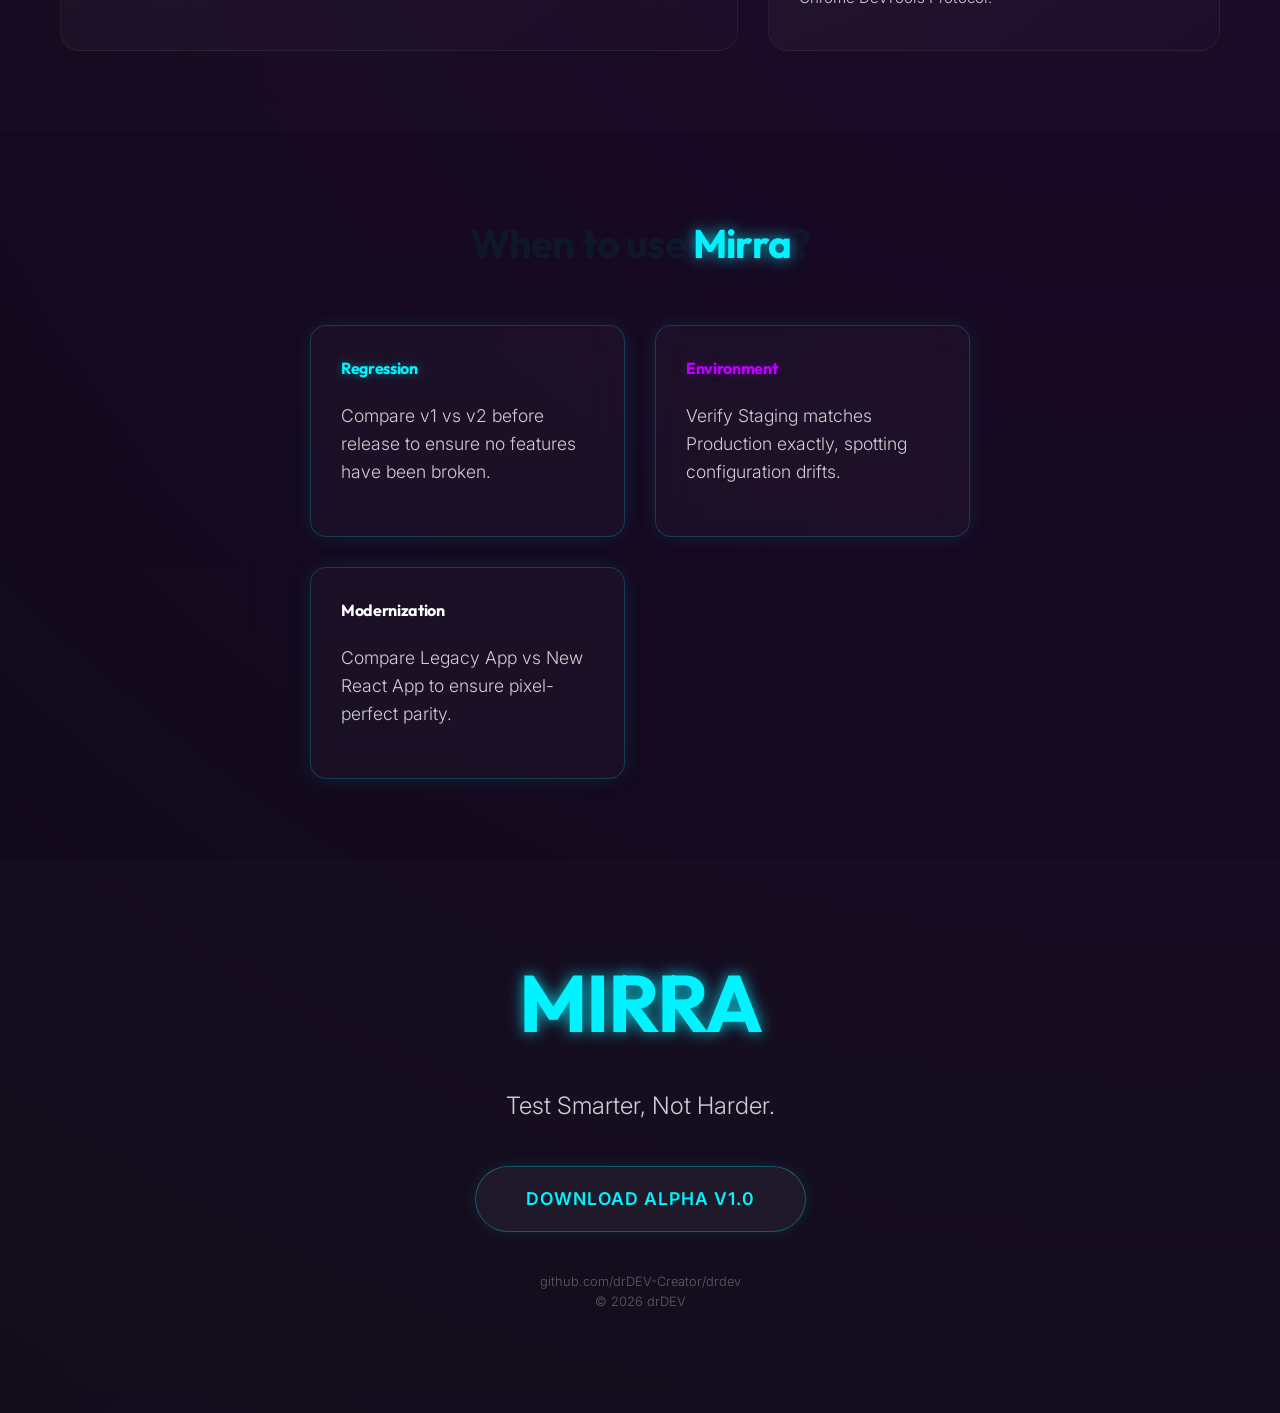
<file: mirra/presentation_mirra.html>
<!doctype html>
<html lang="en">

<head>
    <meta charset="utf-8">
    <meta name="viewport" content="width=device-width, initial-scale=1.0">
    <title>Mirra - One Action, Two Browsers</title>

    <!-- Google Fonts -->
    <link
        href="https://fonts.googleapis.com/css2?family=Inter:wght@300;400;600;700;900&family=Outfit:wght@300;500;700&display=swap"
        rel="stylesheet">
    <link rel="stylesheet" href="https://cdnjs.cloudflare.com/ajax/libs/font-awesome/6.4.0/css/all.min.css">
    <link rel="stylesheet" href="../styles.css">

    <style>
        :root {
            --mirra-blue: #00f3ff;
            /* Cyan-ish Neon Blue */
            --mirra-deep-blue: #0055ff;
            --mirra-purple: #bd00ff;
            --mirra-bg-dark: #050508;
            --glass-bg: rgba(255, 255, 255, 0.03);
            --glass-border: rgba(0, 243, 255, 0.2);
            --glass-shadow: 0 0 20px rgba(0, 243, 255, 0.1);
        }

        /* ========== BASE STYLES ========== */
        * {
            box-sizing: border-box;
            margin: 0;
            padding: 0;
        }

        body {
            background-color: var(--mirra-bg-dark);
            background-image:
                radial-gradient(circle at 10% 20%, rgba(0, 85, 255, 0.15) 0%, transparent 40%),
                radial-gradient(circle at 90% 80%, rgba(189, 0, 255, 0.1) 0%, transparent 40%),
                linear-gradient(to bottom, #050508, #0a0a12);
            font-family: 'Inter', sans-serif;
            color: #ffffff;
            overflow-x: hidden;
            line-height: 1.6;
        }

        h1,
        h2,
        h3,
        h4,
        h5,
        h6 {
            font-family: 'Outfit', sans-serif;
            /* More futuristic font for headers */
            font-weight: 700;
            margin-bottom: 20px;
            letter-spacing: -0.02em;
        }

        h1 {
            font-size: 4rem;
            color: var(--mirra-blue);
            text-shadow: 0 0 20px rgba(0, 243, 255, 0.6), 0 0 40px rgba(0, 243, 255, 0.3);
            -webkit-text-fill-color: initial;
            background: none;
        }

        h2 {
            font-size: 2.5rem;
            margin-top: 0;
        }

        p {
            font-size: 1.1rem;
            color: rgba(255, 255, 255, 0.8);
            margin-bottom: 20px;
            font-weight: 300;
        }

        a {
            text-decoration: none;
            color: inherit;
        }

        /* ========== UTILITIES & ACCENTS ========== */
        .highlight-blue {
            color: var(--mirra-blue);
            text-shadow: 0 0 10px rgba(0, 243, 255, 0.4);
        }

        .highlight-purple {
            color: var(--mirra-purple);
            text-shadow: 0 0 10px rgba(189, 0, 255, 0.4);
        }

        .gradient-text {
            color: var(--mirra-blue);
            text-shadow: 0 0 15px rgba(0, 243, 255, 0.8);
            font-weight: bold;
            font-weight: bold;
            -webkit-background-clip: border-box;
            background-clip: border-box;
            -webkit-text-fill-color: initial;
            background: none;
        }

        .container {
            max-width: 1200px;
            margin: 0 auto;
            padding: 0 20px;
        }

        section {
            padding: 80px 0;
            min-height: 80vh;
            /* Sections take up most of the screen */
            display: flex;
            align-items: center;
            /* Center content vertically */
            position: relative;
        }

        section:nth-child(even) {
            background: rgba(255, 255, 255, 0.01);
            /* Subtle stripe */
        }

        /* ========== HOLOGRAPHIC CARDS & GLASSMORPHISM ========== */
        .glass-card {
            background: var(--glass-bg);
            border: 1px solid var(--glass-border);
            border-radius: 16px;
            padding: 30px;
            backdrop-filter: blur(12px);
            -webkit-backdrop-filter: blur(12px);
            box-shadow: var(--glass-shadow);
            transition: all 0.3s ease;
        }

        .glass-card:hover {
            transform: translateY(-5px);
            box-shadow: 0 10px 30px rgba(0, 243, 255, 0.2);
            border-color: var(--mirra-blue);
        }

        .hol-image {
            border-radius: 12px;
            box-shadow: 0 20px 50px rgba(0, 0, 0, 0.5), 0 0 0 1px rgba(255, 255, 255, 0.1);
            transition: transform 0.4s ease;
            max-width: 100%;
            height: auto;
            display: block;
        }

        .hol-image:hover {
            transform: scale(1.02);
        }

        /* ========== COMPONENTS ========== */
        .btn-primary {
            display: inline-block;
            background: rgba(255, 255, 255, 0.05);
            /* Glass background */
            padding: 18px 50px;
            border-radius: 50px;
            color: var(--mirra-blue);
            font-weight: 600;
            font-size: 1.1rem;
            letter-spacing: 1px;
            backdrop-filter: blur(10px);
            -webkit-backdrop-filter: blur(10px);
            border: 1px solid rgba(0, 243, 255, 0.3);
            box-shadow: 0 0 15px rgba(0, 243, 255, 0.1);
            transition: all 0.3s ease;
            text-transform: uppercase;
        }

        .btn-primary:hover {
            transform: translateY(-2px);
            background: rgba(0, 243, 255, 0.1);
            border-color: var(--mirra-blue);
            box-shadow: 0 0 30px rgba(0, 243, 255, 0.4);
            color: #fff;
            text-shadow: 0 0 10px rgba(0, 243, 255, 0.8);
        }

        .split-grid {
            display: grid;
            grid-template-columns: 1fr 1fr;
            gap: 60px;
            align-items: center;
        }

        ul.feature-list {
            list-style: none;
        }

        ul.feature-list li {
            padding: 12px 0;
            border-bottom: 1px solid rgba(255, 255, 255, 0.05);
            display: flex;
            align-items: center;
        }

        ul.feature-list li::before {
            content: "➜";
            color: var(--mirra-blue);
            margin-right: 15px;
            font-size: 0.9em;
        }

        .features-grid {
            display: grid;
            grid-template-columns: repeat(auto-fit, minmax(280px, 1fr));
            gap: 30px;
            margin-top: 40px;
        }

        /* Bento Grid Specifics */
        .bento-grid {
            display: grid;
            grid-template-columns: 1.5fr 1fr;
            /* Asymmetric split */
            grid-template-rows: auto auto;
            gap: 30px;
            margin-top: 50px;
        }

        .bento-tall {
            grid-row: span 2;
        }

        .bento-wide {
            grid-column: span 2;
        }



        /* ========== HERO SECTION SPECIFIC ========== */
        .hero-section {
            text-align: center;
            min-height: 100vh;
            justify-content: center;
            padding-top: 80px;
            position: relative;
            overflow: hidden;
            /* Ensure grid doesn't spill */
        }

        /* Animated Grid Background */
        .hero-grid {
            position: absolute;
            top: 0;
            left: 0;
            width: 100%;
            height: 100%;
            background-image:
                linear-gradient(rgba(0, 243, 255, 0.1) 1px, transparent 1px),
                linear-gradient(90deg, rgba(0, 243, 255, 0.1) 1px, transparent 1px);
            background-size: 50px 50px;
            transform: perspective(500px) rotateX(60deg);
            transform-origin: top center;
            animation: gridMove 20s linear infinite;
            z-index: -1;
            opacity: 0.3;
            mask-image: linear-gradient(to bottom, transparent 0%, black 40%, black 80%, transparent 100%);
            -webkit-mask-image: linear-gradient(to bottom, transparent 0%, black 40%, black 80%, transparent 100%);
        }

        @keyframes gridMove {
            0% {
                background-position: 0 0;
            }

            100% {
                background-position: 0 1000px;
            }
        }

        .hero-content {
            z-index: 1;
            position: relative;
        }

        /* Hero Typography overrides */
        .hero-title {
            font-size: 6rem;
            line-height: 1;
            margin-bottom: 10px;
            letter-spacing: -2px;
            background: linear-gradient(180deg, #fff 0%, rgba(255, 255, 255, 0.5) 100%);
            -webkit-background-clip: text;
            background-clip: text;
            -webkit-text-fill-color: transparent;
            filter: drop-shadow(0 0 20px rgba(0, 243, 255, 0.4));
        }

        .hero-subtitle {
            font-size: 1.5rem;
            color: rgba(255, 255, 255, 0.6);
            margin-bottom: 40px;
            font-weight: 300;
            letter-spacing: 1px;
        }

        /* Glass Badges for features */
        .hero-badges {
            display: flex;
            justify-content: center;
            gap: 20px;
            margin: 40px 0;
            flex-wrap: wrap;
        }

        .badge {
            background: rgba(255, 255, 255, 0.05);
            border: 1px solid rgba(255, 255, 255, 0.1);
            padding: 12px 24px;
            border-radius: 30px;
            display: flex;
            align-items: center;
            gap: 10px;
            font-size: 0.9rem;
            color: rgba(255, 255, 255, 0.9);
            backdrop-filter: blur(5px);
            box-shadow: 0 4px 20px rgba(0, 0, 0, 0.2);
            transition: transform 0.3s, border-color 0.3s;
        }

        .badge:hover {
            transform: translateY(-3px);
            border-color: var(--mirra-blue);
            background: rgba(0, 243, 255, 0.05);
        }

        .badge i {
            font-style: normal;
        }

        /* Hero Buttons */
        .hero-cta-group {
            display: flex;
            justify-content: center;
            gap: 20px;
            margin-top: 30px;
        }

        .btn-secondary {
            display: inline-block;
            background: transparent;
            padding: 18px 40px;
            border-radius: 50px;
            color: white;
            font-weight: 600;
            font-size: 1.1rem;
            letter-spacing: 0.5px;
            border: 1px solid rgba(255, 255, 255, 0.2);
            transition: all 0.3s ease;
        }

        .btn-secondary:hover {
            background: rgba(255, 255, 255, 0.05);
            border-color: white;
            transform: translateY(-2px);
        }

        /* ========== TECH CARDS ========== */
        .tech-card {
            background: linear-gradient(145deg, rgba(255, 255, 255, 0.05) 0%, rgba(255, 255, 255, 0.01) 100%);
            border: 1px solid rgba(255, 255, 255, 0.05);
            border-radius: 20px;
            padding: 40px 30px;
            text-align: left;
            transition: all 0.4s cubic-bezier(0.175, 0.885, 0.32, 1.275);
            position: relative;
            overflow: hidden;
            height: 100%;
        }

        .tech-card::before {
            content: '';
            position: absolute;
            top: 0;
            left: 0;
            width: 100%;
            height: 100%;
            background: radial-gradient(circle at top right, rgba(0, 243, 255, 0.1), transparent 40%);
            opacity: 0;
            transition: opacity 0.4s;
        }

        .tech-card:hover {
            transform: translateY(-10px);
            border-color: var(--mirra-purple);
            box-shadow: 0 10px 40px rgba(189, 0, 255, 0.15);
        }

        .tech-card:hover::before {
            opacity: 1;
        }

        .tech-icon-circle {
            width: 60px;
            height: 60px;
            border-radius: 50%;
            background: rgba(0, 0, 0, 0.3);
            display: flex;
            align-items: center;
            justify-content: center;
            font-size: 1.8rem;
            margin-bottom: 25px;
            border: 1px solid rgba(255, 255, 255, 0.1);
            box-shadow: 0 0 15px rgba(0, 0, 0, 0.5);
        }

        .tech-card h4 {
            font-size: 1.5rem;
            margin-bottom: 10px;
            color: #fff;
        }

        .tech-tag {
            display: inline-block;
            font-size: 0.75rem;
            text-transform: uppercase;
            letter-spacing: 1px;
            padding: 5px 12px;
            border-radius: 12px;
            background: rgba(0, 243, 255, 0.1);
            color: var(--mirra-blue);
            margin-bottom: 20px;
        }

        /* ========== TECH CARDS ========== */
        .tech-card {
            background: linear-gradient(145deg, rgba(255, 255, 255, 0.05) 0%, rgba(255, 255, 255, 0.01) 100%);
            border: 1px solid rgba(255, 255, 255, 0.05);
            border-radius: 20px;
            padding: 40px 30px;
            text-align: left;
            transition: all 0.4s cubic-bezier(0.175, 0.885, 0.32, 1.275);
            position: relative;
            overflow: hidden;
            height: 100%;
        }

        .tech-card::before {
            content: '';
            position: absolute;
            top: 0;
            left: 0;
            width: 100%;
            height: 100%;
            background: radial-gradient(circle at top right, rgba(0, 243, 255, 0.1), transparent 40%);
            opacity: 0;
            transition: opacity 0.4s;
        }

        .tech-card:hover {
            transform: translateY(-10px);
            border-color: var(--mirra-purple);
            box-shadow: 0 10px 40px rgba(189, 0, 255, 0.15);
        }

        .tech-card:hover::before {
            opacity: 1;
        }

        .tech-icon-circle {
            width: 60px;
            height: 60px;
            border-radius: 50%;
            background: rgba(0, 0, 0, 0.3);
            display: flex;
            align-items: center;
            justify-content: center;
            font-size: 1.8rem;
            margin-bottom: 25px;
            border: 1px solid rgba(255, 255, 255, 0.1);
            box-shadow: 0 0 15px rgba(0, 0, 0, 0.5);
        }

        .tech-card h4 {
            font-size: 1.5rem;
            margin-bottom: 10px;
            color: #fff;
        }

        .tech-tag {
            display: inline-block;
            font-size: 0.75rem;
            text-transform: uppercase;
            letter-spacing: 1px;
            padding: 5px 12px;
            border-radius: 12px;
            background: rgba(0, 243, 255, 0.1);
            color: var(--mirra-blue);
            margin-bottom: 20px;
        }

        /* ========== SCROLL ANIMATION CSS ========== */
        .reveal-on-scroll {
            opacity: 0;
            transform: translateY(30px);
            transition: all 0.8s ease-out;
        }

        .reveal-on-scroll.visible {
            opacity: 1;
            transform: translateY(0);
        }

        /* ========== RESPONSIVE ========== */
        @media screen and (max-width: 900px) {
            .split-grid {
                grid-template-columns: 1fr;
                gap: 40px;
                text-align: center;
            }

            h1 {
                font-size: 3rem;
            }

            h2 {
                font-size: 2rem;
            }

            .split-grid .content-side {
                order: 1;
            }

            .split-grid .image-side {
                order: 2;
                margin-top: 20px;
            }

            .bento-grid {
                grid-template-columns: 1fr;
                grid-template-rows: auto;
            }

            .bento-tall,
            .bento-wide {
                grid-row: auto;
                grid-column: auto;
            }

            section.reverse-mobile .split-grid .image-side {
                order: 1;
            }

            section.reverse-mobile .split-grid .content-side {
                order: 2;
            }

            ul.feature-list {
                text-align: left;
                display: inline-block;
            }
        }

        /* ========== MOBILE SPECIFIC (<480px) ========== */
        @media screen and (max-width: 480px) {
            h1 {
                font-size: 2.5rem !important;
            }

            h2 {
                font-size: 1.8rem !important;
            }

            section {
                padding: 60px 0;
                min-height: auto;
                /* Allow content to determine height on mobile */
            }

            .container {
                padding: 0 15px;
            }

            .hero-icon {
                font-size: 3.5rem;
                margin-top: 30px;
            }

            .glass-card {
                padding: 20px;
            }

            .btn-primary {
                padding: 15px 30px;
                font-size: 1rem;
                width: 100%;
                /* Full width button on mobile */
                text-align: center;
            }

            /* Fix functionality visualization */
            .input-mirror-viz {
                font-size: 3rem !important;
                /* Smaller icons */
                padding: 20px !important;
                flex-direction: column;
                /* Stack vertically */
                gap: 20px;
            }

            .input-mirror-arrow {
                transform: rotate(90deg);
                /* Point down */
                margin: 10px 0 !important;
            }
        }
    </style>
</head>

<body>

    <!-- NAVIGATION -->
    <nav class="glass-nav">
        <div class="logo-container">
            <a href="../index.html">
                <img src="../assets/logo.png" alt="drDEV Logo" class="nav-logo">
            </a>
        </div>
        <ul class="nav-links">
            <li><a href="../index.html#home">Home</a></li>
            <li><a href="../index.html#about">About</a></li>
            <li><a href="../index.html#projects">Projects</a></li>
            <li><a href="../index.html#contact">Contact</a></li>
        </ul>
        <div class="hamburger">
            <i class="fas fa-bars"></i>
        </div>
    </nav>

    <!-- HERO SECTION -->
    <section class="hero-section">
        <div class="hero-grid"></div>
        <div class="container hero-content">
            <img src="./SiteFile/App.png" alt="Mirra Logo"
                style="width: 120px; margin-top: 40px; margin-bottom: 20px; filter: drop-shadow(0 0 40px rgba(0,243,255,0.4));">

            <h1 class="hero-title">Mirra</h1>
            <h3 class="hero-subtitle">One Action, Two Browsers. Zero Lag.</h3>

            <div class="hero-badges">
                <div class="badge">
                    <span>Dual-Pane Workspace</span>
                </div>
                <div class="badge">
                    <span>Instant Mirroring</span>
                </div>
                <div class="badge">
                    <span>Visual Diffing</span>
                </div>
            </div>

            <div class="hero-cta-group">
                <a href="https://github.com/drDEV-Creator/drdev/releases/download/v1.0.0/MirraInstaller.exe"
                    class="btn-primary">Download Alpha</a>
            </div>

            <div style="margin-top: 80px; opacity: 0.5; animation: bounce 2s infinite;">
                <p style="margin-bottom: 5px; font-size: 0.8rem; letter-spacing: 2px;">SCROLL TO EXPLORE</p>
                <div style="color: var(--mirra-purple); font-size: 1.5rem;">⌄</div>
            </div>
        </div>
    </section>

    <style>
        @keyframes bounce {

            0%,
            20%,
            50%,
            80%,
            100% {
                transform: translateY(0);
            }

            40% {
                transform: translateY(-10px);
            }

            60% {
                transform: translateY(-5px);
            }
        }
    </style>

    <!-- THE PROBLEM -->
    <section>
        <div class="container">
            <div class="split-grid">
                <div class="content-side reveal-on-scroll">
                    <h2>The Testing <span class="highlight-purple">Bottleneck</span></h2>
                    <div class="glass-card">
                        <ul class="feature-list">
                            <li>Comparing Staging vs. Production is manual & slow</li>
                            <li>"Alt-Tab" fatigue from switching windows</li>
                            <li>Visual bugs slip through cracks</li>
                            <li>Accessibility auditing is disjointed</li>
                        </ul>
                    </div>
                </div>
                <div class="image-side reveal-on-scroll">
                    <img src="./chaotic_tabs.png" class="hol-image" style="transform: rotate(-2deg);"
                        alt="Chaotic Tabs">
                </div>
            </div>
        </div>
    </section>

    <!-- THE SOLUTION -->
    <section class="reverse-mobile">
        <div class="container">
            <div class="split-grid">
                <div class="image-side reveal-on-scroll">
                    <img src="./SplitView.png" class="hol-image" alt="Split View Solution">
                </div>
                <div class="content-side reveal-on-scroll">
                    <h2>Enter <span class="gradient-text">Mirra</span></h2>
                    <p>One App. Two Browsers. <span class="highlight-blue">Zero Lag.</span></p>
                    <div class="glass-card">
                        <h4>Dedicated Workspace</h4>
                        <p style="margin:0; opacity: 0.8; font-size: 0.95rem;">No more window juggling. Your testing
                            environment is contained and controlled.</p>
                    </div>
                </div>
            </div>
        </div>
    </section>

    <!-- INPUT MIRRORING -->
    <section>
        <div class="container">
            <div class="split-grid">
                <div class="content-side reveal-on-scroll">
                    <h2>Synchronized <span class="highlight-blue">Mirroring</span></h2>
                    <p>Interact once, test twice.</p>
                    <div class="glass-card">
                        <ul class="feature-list">
                            <li>Scroll Sync</li>
                            <li>Click Mirroring</li>
                            <li>Keyboard Input</li>
                            <li>Chrome DevTools Protocol (CDP)</li>
                        </ul>
                    </div>
                </div>
                <div class="image-side reveal-on-scroll" style="text-align: center;">
                    <div class="input-mirror-viz"
                        style="display: inline-flex; align-items: center; justify-content: center; font-size: 6rem; background: rgba(0,0,0,0.3); padding: 40px; border-radius: 20px; box-shadow: 0 0 30px rgba(0,243,255,0.1);">
                        <div style="text-align: center;">🖱️<br><small
                                style="font-size: 0.2em; opacity: 0.5;">Source</small></div>
                        <div class="input-mirror-arrow"
                            style="color: var(--mirra-blue); margin: 0 40px; font-size: 0.5em;">➜</div>
                        <div style="text-align: center;">🖱️<br><small
                                style="font-size: 0.2em; opacity: 0.5;">Target</small></div>
                    </div>
                </div>
            </div>
        </div>
    </section>

    <!-- VISUAL REGRESSION -->
    <section style="text-align: center;">
        <div class="container reveal-on-scroll">
            <h2>Pixel-Perfect <span class="highlight-purple">Accuracy</span></h2>
            <p style="max-width: 600px; margin: 0 auto 40px;">Instant visual diff with heatmap overlay. Catch even the
                smallest pixel deviations automatically.</p>
            <img src="./heatmap.png" class="hol-image" style="width: 100%; max-width: 800px; margin: 0 auto;"
                alt="Heatmap Comparison">
        </div>
    </section>

    <!-- OVERLAY MODE -->
    <section>
        <div class="container">
            <div class="split-grid">
                <div class="image-side reveal-on-scroll">
                    <img src="./overlay.png" class="hol-image" alt="Overlay Mode">
                </div>
                <div class="content-side reveal-on-scroll">
                    <h2>Overlay <span class="highlight-blue">Mode</span></h2>
                    <p>Stack pages for precise comparison.</p>
                    <div class="glass-card">
                        <ul class="feature-list">
                            <li><strong>Transparency Control:</strong> Adjust overlay opacity</li>
                            <li><strong>Pixel Alignment:</strong> Perfect element matching</li>
                            <li><strong>Quick Toggle:</strong> Instant view switching</li>
                        </ul>
                    </div>
                </div>
            </div>
        </div>
    </section>

    <!-- DEBUGGING -->
    <section>
        <div class="container">
            <div class="split-grid">
                <div class="content-side reveal-on-scroll">
                    <h2>Debug <span class="highlight-blue">Deeper</span></h2>
                    <div class="glass-card">
                        <ul class="feature-list">
                            <li><strong>Console Sync:</strong> Compare logs side-by-side</li>
                            <li><strong>Network Monitor:</strong> Spot 404s & Slow Requests</li>
                            <li><strong>Diffing:</strong> Highlight errors in Target only</li>
                        </ul>
                    </div>
                </div>
                <div class="image-side reveal-on-scroll">
                    <img src="./Console.png" class="hol-image" alt="Console Sync">
                </div>
            </div>
        </div>
    </section>

    <!-- ACCESSIBILITY -->
    <section>
        <div class="container">
            <div class="split-grid">
                <div class="image-side reveal-on-scroll">
                    <img src="./axe.png" class="hol-image" alt="Accessibility Auditing">
                </div>
                <div class="content-side reveal-on-scroll">
                    <h2>Accessibility <span class="highlight-purple">Auditing</span></h2>
                    <p class="highlight-blue" style="font-size: 0.8em; text-transform: uppercase; letter-spacing: 2px;">
                        Powered by axe-core</p>
                    <div class="glass-card">
                        <ul class="feature-list">
                            <li>Compare A11y Scores</li>
                            <li>Identify <strong>Regressions</strong> (New Errors)</li>
                            <li>Highlight <strong>Improvements</strong> (Fixed Errors)</li>
                        </ul>
                    </div>
                </div>
            </div>
        </div>
    </section>

    <!-- DEVELOPER TOOLKIT -->
    <section>
        <div class="container">
            <h2 style="text-align: center;">Developer <span class="gradient-text">Toolkit</span></h2>
            <div class="features-grid reveal-on-scroll">
                <div class="glass-card" style="text-align: center;">
                    <h1 style="font-size: 3rem; margin-bottom: 10px;">📏</h1>
                    <h4 class="highlight-blue">Smart Ruler</h4>
                    <p style="font-size: 0.9em;">Measure padding & margins instantly.</p>
                </div>
                <div class="glass-card" style="text-align: center;">
                    <h1 style="font-size: 3rem; margin-bottom: 10px;">📑</h1>
                    <h4 class="highlight-blue">Bookmarks</h4>
                    <p style="font-size: 0.9em;">Save session pairs for daily workflows.</p>
                </div>
                <div class="glass-card" style="text-align: center;">
                    <h1 style="font-size: 3rem; margin-bottom: 10px;">⌨️</h1>
                    <h4 class="highlight-blue">Hotkeys</h4>
                    <p style="font-size: 0.9em;">Toggle features without leaving keyboard.</p>
                </div>
            </div>
        </div>
    </section>

    <!-- PERFORMANCE -->
    <!-- PERFORMANCE -->
    <section style="position: relative;">
        <!-- Background decorative blob -->
        <div
            style="position: absolute; top: 50%; left: 50%; transform: translate(-50%, -50%); width: 60%; height: 60%; background: radial-gradient(circle, rgba(0,85,255,0.08) 0%, transparent 70%); z-index: -1;">
        </div>

        <div class="container reveal-on-scroll">
            <div style="text-align: center; margin-bottom: 60px;">
                <h2 style="font-size: 3rem;">Built for <span class="highlight-blue">Speed</span></h2>
                <p>Native performance meets web flexibility.</p>
            </div>

            <div class="bento-grid">
                <!-- Card 1: Tall Architecture Card -->
                <div class="tech-card bento-tall">
                    <div style="height: 100%; display: flex; flex-direction: column; justify-content: center;">
                        <div class="tech-icon-circle"
                            style="width: 80px; height: 80px; border-color: var(--mirra-purple);">
                            <!-- Lightning/Chip SVG -->
                            <svg width="40" height="40" viewBox="0 0 24 24" fill="none" stroke="var(--mirra-purple)"
                                stroke-width="2" stroke-linecap="round" stroke-linejoin="round">
                                <polygon points="13 2 3 14 12 14 11 22 21 10 12 10 13 2"></polygon>
                            </svg>
                        </div>
                        <span class="tech-tag"
                            style="align-self: flex-start; background: rgba(189, 0, 255, 0.1); color: var(--mirra-purple);">Core
                            Architecture</span>
                        <h4 style="font-size: 2rem;">WPF + .NET</h4>
                        <p style="font-size: 1.1rem; opacity: 0.9;">Built on a high-performance native stack. We chose
                            .NET over Electron to ensure minimal memory footprint and zero input latency during
                            high-speed mirroring.</p>
                    </div>
                </div>

                <!-- Card 2 -->
                <div class="tech-card">
                    <div class="tech-icon-circle" style="border-color: var(--mirra-blue);">
                        <!-- Globe SVG -->
                        <svg width="32" height="32" viewBox="0 0 24 24" fill="none" stroke="var(--mirra-blue)"
                            stroke-width="2" stroke-linecap="round" stroke-linejoin="round">
                            <circle cx="12" cy="12" r="10"></circle>
                            <line x1="2" y1="12" x2="22" y2="12"></line>
                            <path
                                d="M12 2a15.3 15.3 0 0 1 4 10 15.3 15.3 0 0 1-4 10 15.3 15.3 0 0 1-4-10 15.3 15.3 0 0 1 4-10z">
                            </path>
                        </svg>
                    </div>
                    <span class="tech-tag">Rendering Engine</span>
                    <h4>WebView2</h4>
                    <p style="font-size: 0.95rem; margin-bottom: 0;">Powered by the latest Chromium edge-rendering
                        engine ensuring 100% modern web compatibility.</p>
                </div>

                <!-- Card 3 -->
                <div class="tech-card">
                    <div class="tech-icon-circle" style="border-color: #fff;">
                        <!-- Terminal/Wrench SVG -->
                        <svg width="30" height="30" viewBox="0 0 24 24" fill="none" stroke="#fff" stroke-width="2"
                            stroke-linecap="round" stroke-linejoin="round">
                            <polyline points="4 17 10 11 10 17"></polyline>
                            <line x1="12" y1="19" x2="20" y2="19"></line>
                            <polyline points="4 7 10 13 10 7"></polyline>
                            <line x1="12" y1="5" x2="20" y2="5"></line>
                        </svg>
                    </div>
                    <span class="tech-tag" style="background: rgba(255, 255, 255, 0.1); color: #fff;">Protocol</span>
                    <h4>Direct CDP</h4>
                    <p style="font-size: 0.95rem; margin-bottom: 0;">Bypasses standard drivers to inject events directly
                        via Chrome DevTools Protocol.</p>
                </div>
            </div>
        </div>
    </section>

    <!-- USE CASES -->
    <section>
        <div class="container">
            <h2 style="text-align: center; margin-bottom: 50px;">When to use <span class="gradient-text">Mirra</span>?
            </h2>
            <div class="features-grid reveal-on-scroll">
                <div class="glass-card">
                    <h4 class="highlight-blue">Regression</h4>
                    <p>Compare v1 vs v2 before release to ensure no features have been broken.</p>
                </div>
                <div class="glass-card">
                    <h4 class="highlight-purple">Environment</h4>
                    <p>Verify Staging matches Production exactly, spotting configuration drifts.</p>
                </div>
                <div class="glass-card">
                    <h4 style="color: #fff;">Modernization</h4>
                    <p>Compare Legacy App vs New React App to ensure pixel-perfect parity.</p>
                </div>
            </div>
        </div>
    </section>

    <!-- FOOTER CTA -->
    <section style="min-height: 50vh; text-align: center;">
        <div class="container reveal-on-scroll">
            <h1 class="gradient-text" style="font-size: 5rem;">MIRRA</h1>
            <p style="font-size: 1.5rem; margin-bottom: 40px;">Test Smarter, Not Harder.</p>
            <a href="https://github.com/drDEV-Creator/drdev/releases/download/v1.0.0/MirraInstaller.exe"
                class="btn-primary">Download Alpha v1.0</a>
            <p style="margin-top: 40px; font-size: 0.8rem; opacity: 0.4;">
                github.com/drDEV-Creator/drdev<br>
                &copy; 2026 drDEV
            </p>
        </div>
    </section>

    <script>
        // Header shrink on scroll
        window.addEventListener('scroll', () => {
            const header = document.querySelector('.glass-nav');
            if (window.scrollY > 50) {
                header.classList.add('scrolled');
            } else {
                header.classList.remove('scrolled');
            }
        });

        // Simple Intersection Observer for scroll animations
        document.addEventListener('DOMContentLoaded', () => {
            const observerOptions = {
                root: null,
                rootMargin: '0px',
                threshold: 0.1
            };

            const observer = new IntersectionObserver((entries, observer) => {
                entries.forEach(entry => {
                    if (entry.isIntersecting) {
                        entry.target.classList.add('visible');
                        observer.unobserve(entry.target); // Only animate once
                    }
                });
            }, observerOptions);

            const elements = document.querySelectorAll('.reveal-on-scroll');
            elements.forEach(el => observer.observe(el));
        });
    </script>
</body>

</html>
</file>
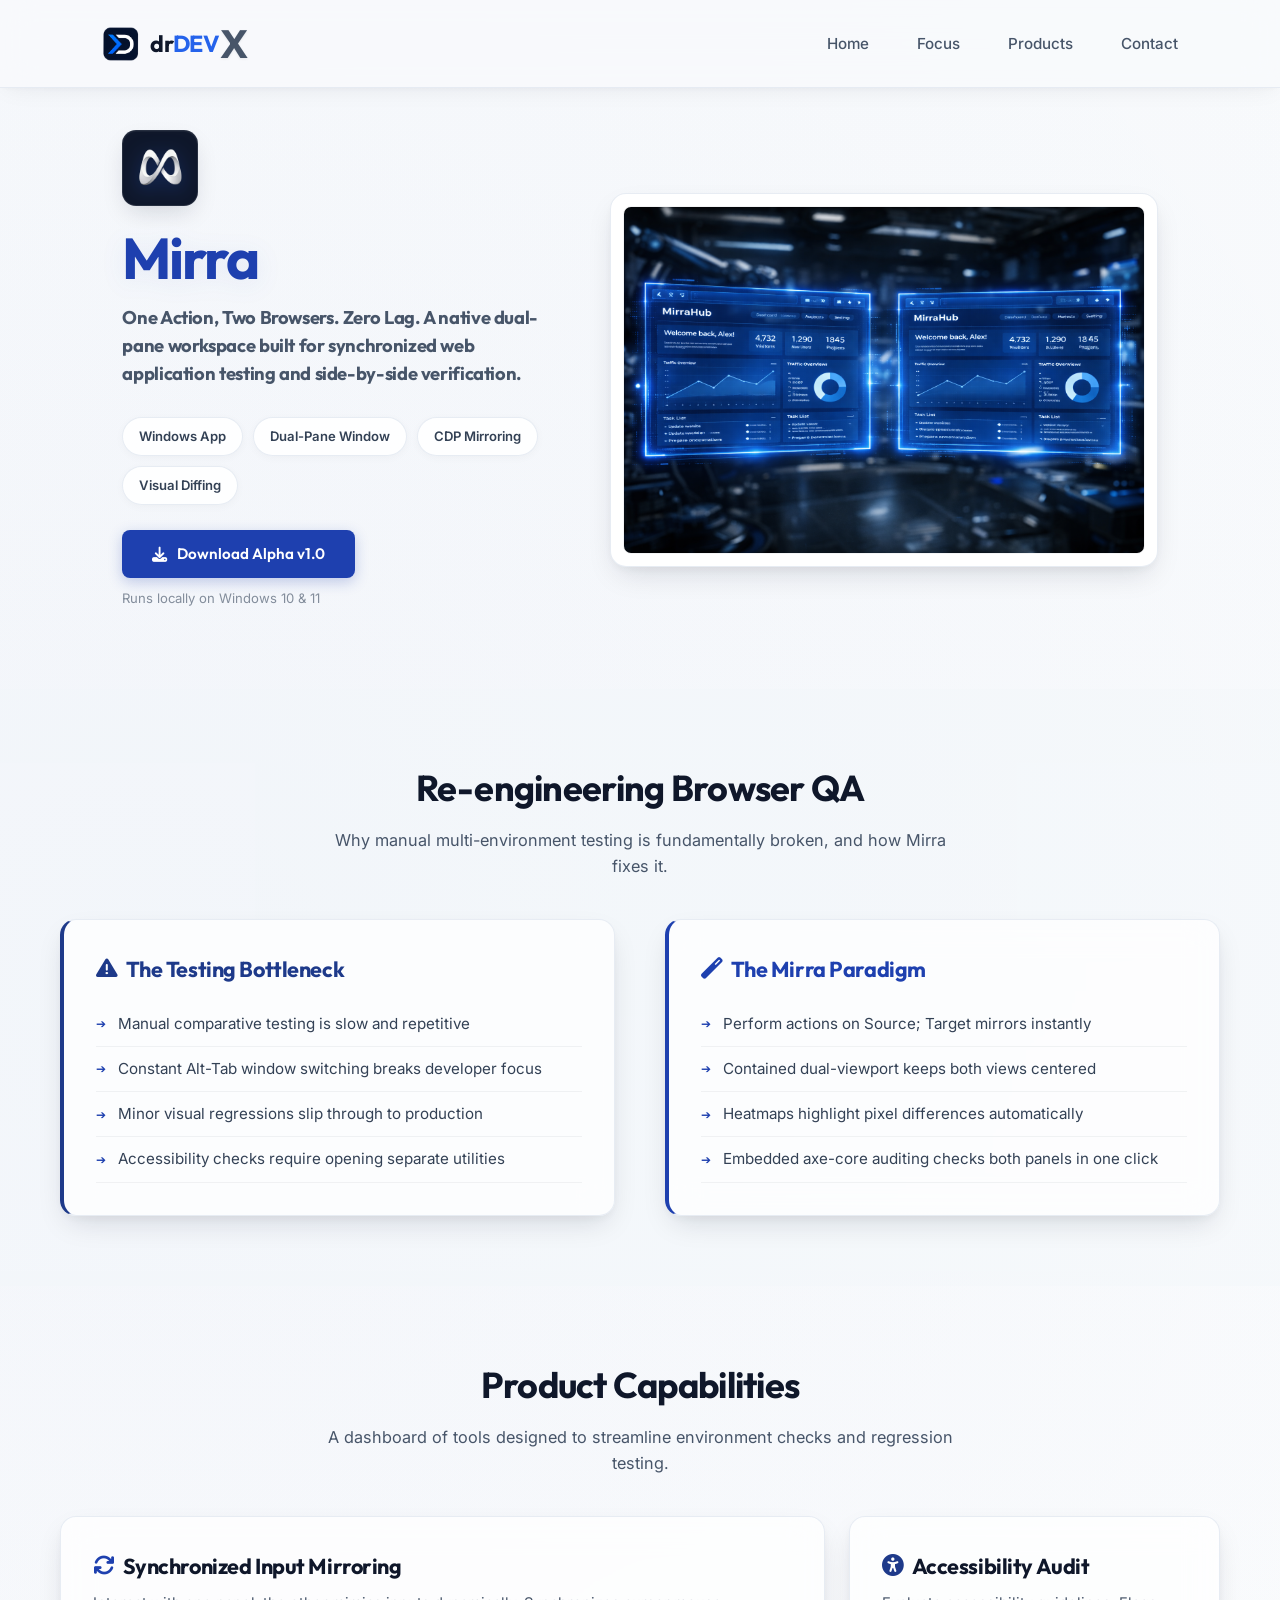
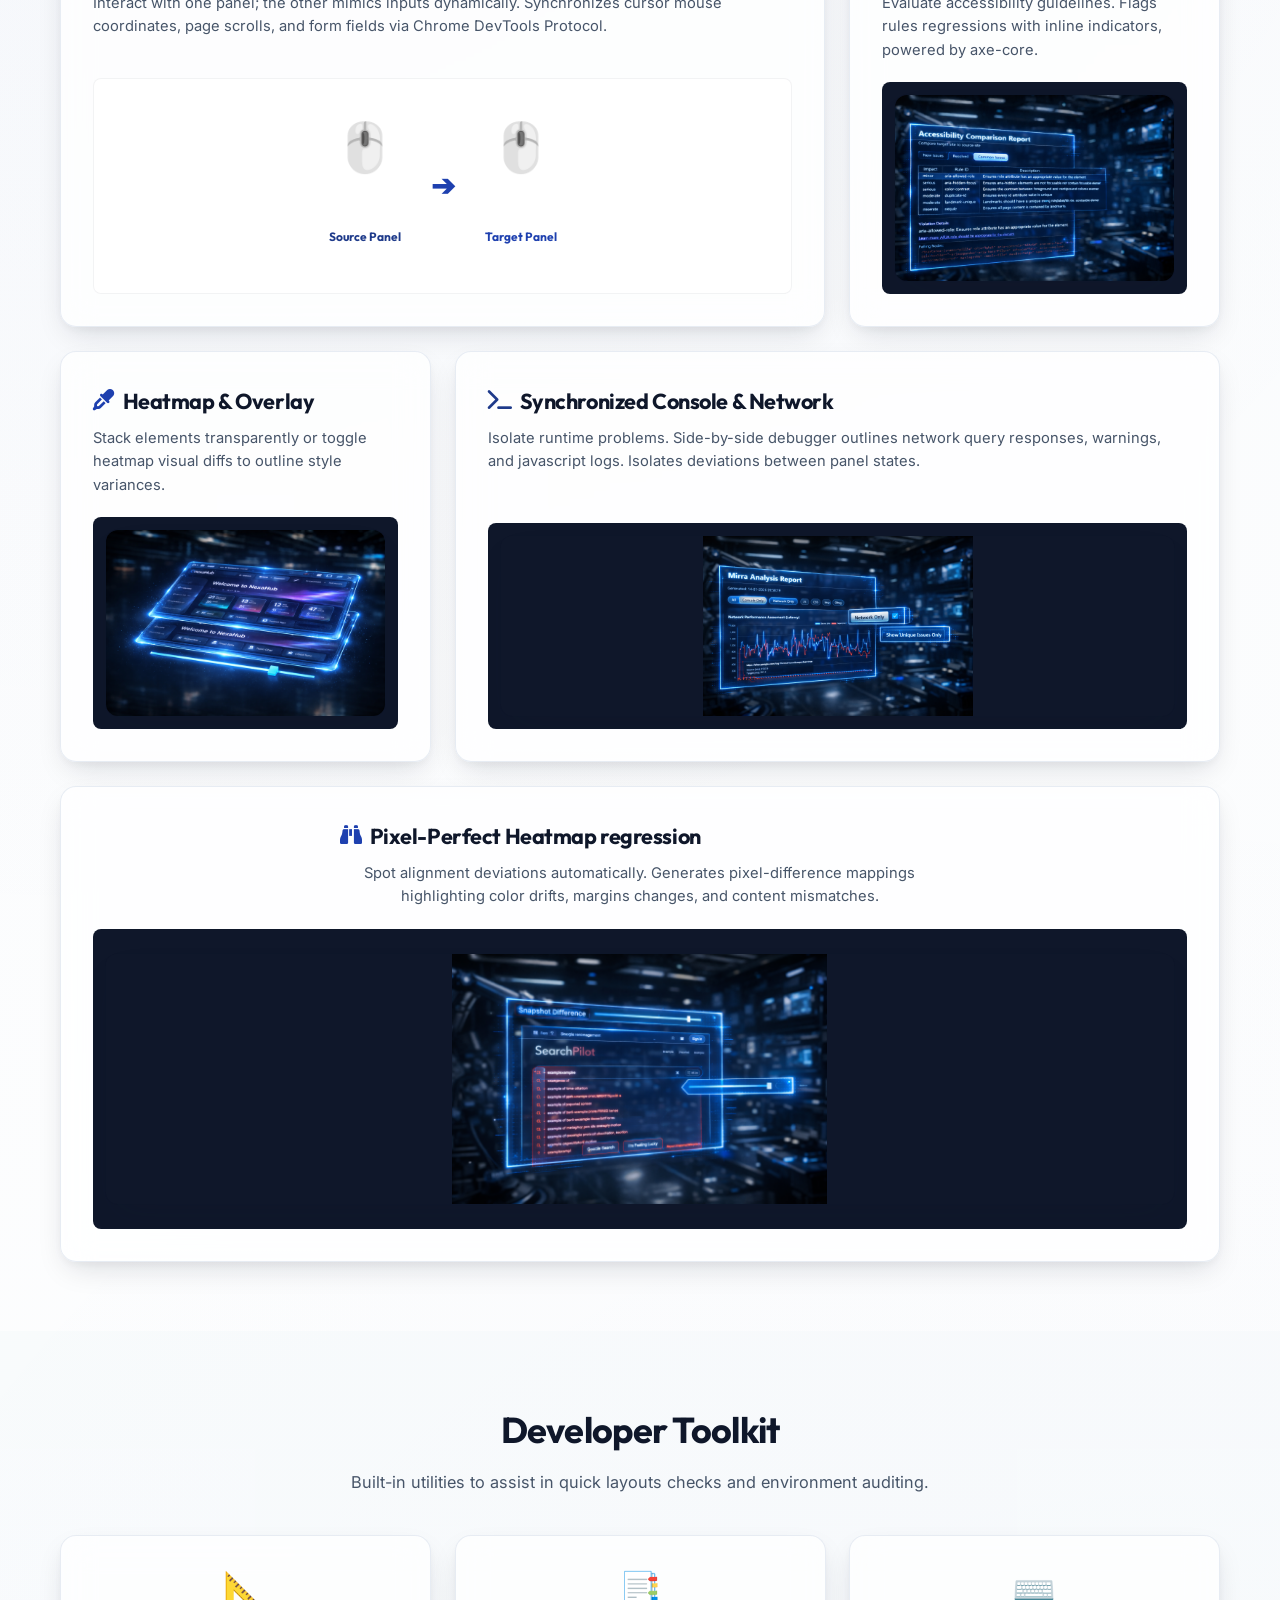
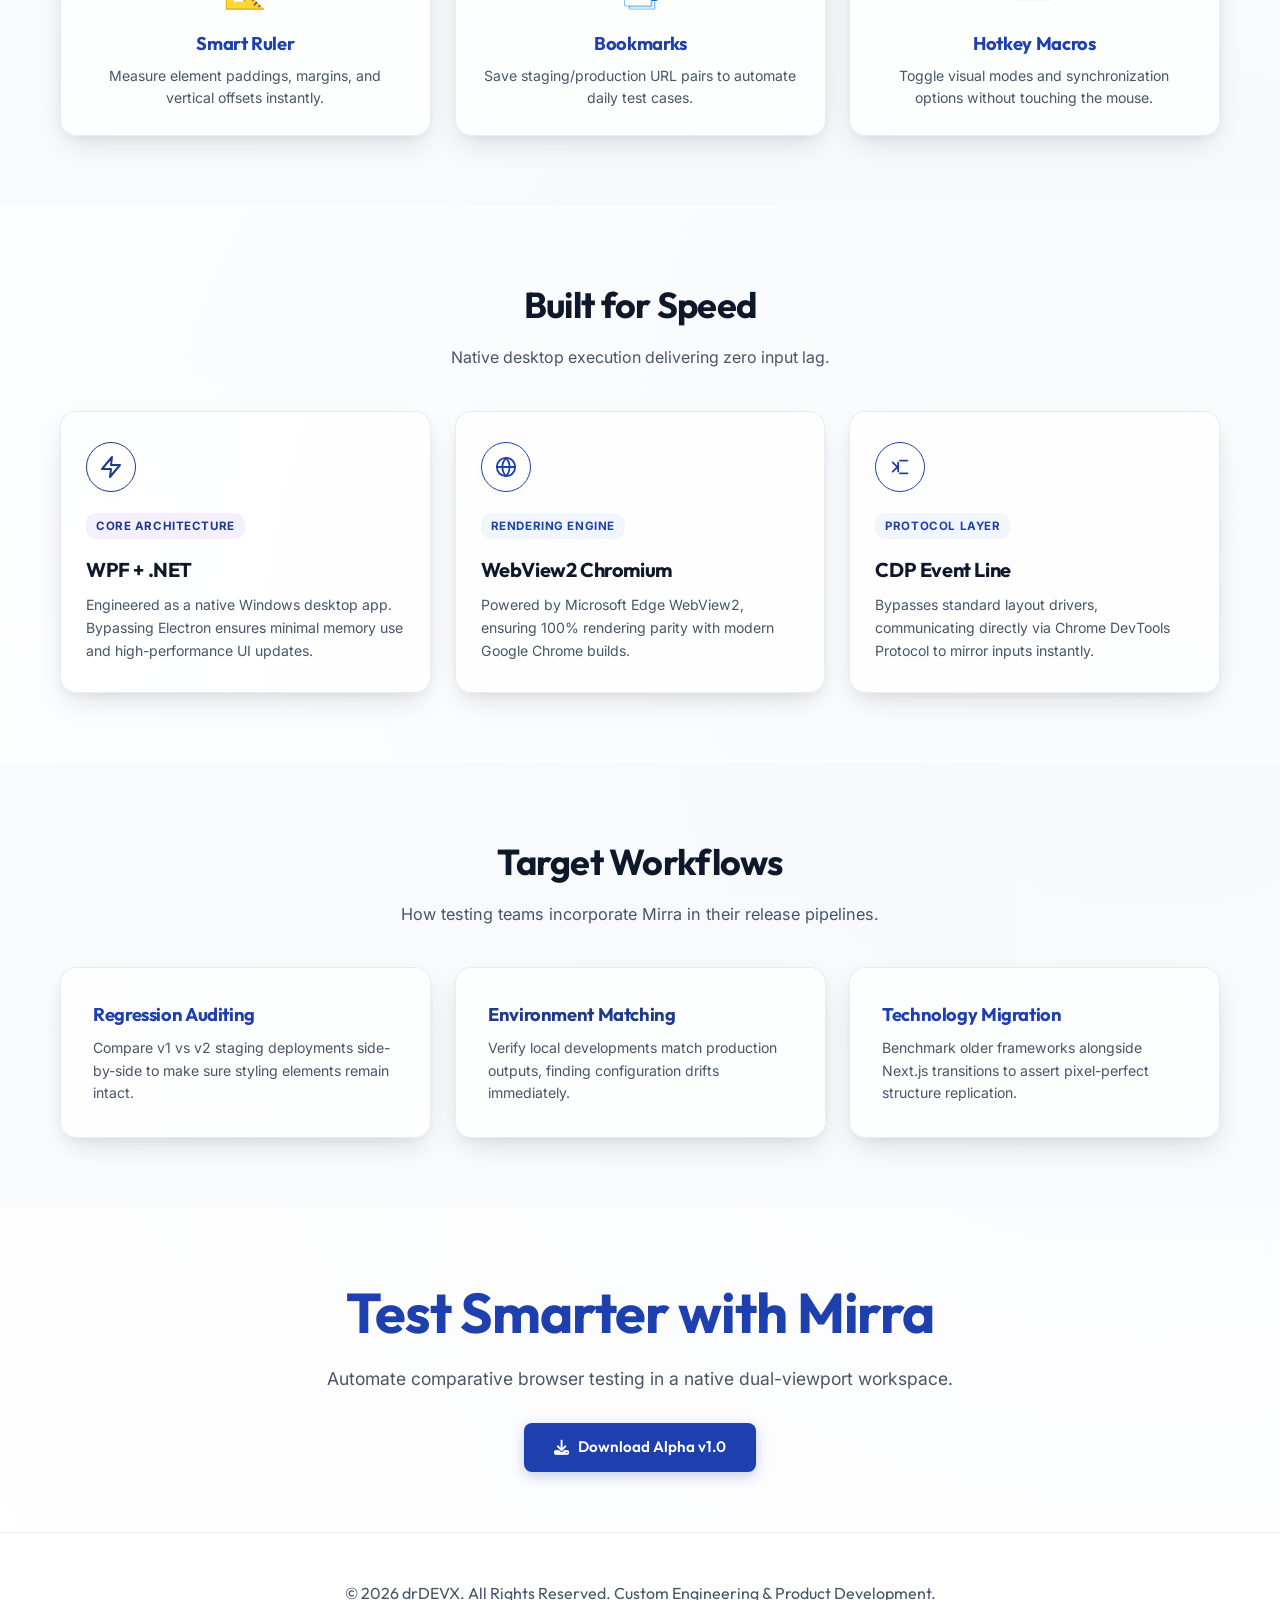
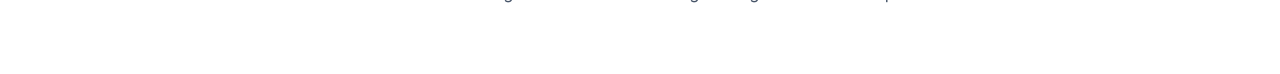
<file: mirra/project-mirra.html>
<!doctype html>
<html lang="en">

<head>
    <meta charset="utf-8">
    <meta name="viewport" content="width=device-width, initial-scale=1.0">

    <!-- Google Analytics -->
    <script async src="https://www.googletagmanager.com/gtag/js?id=G-JK61WGNC8G"></script>
    <script>
        window.dataLayer = window.dataLayer || [];
        function gtag() { dataLayer.push(arguments); }
        gtag('js', new Date());
        gtag('config', 'G-JK61WGNC8G');
    </script>
    <title>Mirra Browser - Dual-Pane Browser Testing Tool | drDEVX</title>
    <link rel="icon" type="image/png" href="../assets/dlogo.png">

    <!-- SEO Meta Tags -->
    <meta name="description"
        content="Mirra Browser - Test two browser instances simultaneously with synchronized scrolling, click mirroring, and visual diff comparison. Built with C#, .NET, and WPF.">
    <meta name="keywords"
        content="Mirra Browser, browser testing, visual regression testing, dual pane browser, scroll sync, click mirroring, C#, .NET, WPF, drDEVX, QA testing tool">
    <meta name="author" content="drDEVX">
    <meta name="robots" content="index, follow">
    <link rel="canonical" href="https://drdevx.pages.dev/mirra/project-mirra.html">

    <!-- Open Graph / Facebook -->
    <meta property="og:type" content="website">
    <meta property="og:url" content="https://drdevx.pages.dev/mirra/project-mirra.html">
    <meta property="og:title" content="Mirra Browser - One Action, Two Browsers">
    <meta property="og:description"
        content="Dual-pane browser testing tool with synchronized mirroring and visual diff comparison. Test smarter, not harder.">
    <meta property="og:image" content="https://drdevx.pages.dev/mirra/App.png">
    <meta property="og:site_name" content="drDEVX">

    <!-- Twitter Card -->
    <meta name="twitter:card" content="summary_large_image">
    <meta name="twitter:url" content="https://drdevx.pages.dev/mirra/project-mirra.html">
    <meta name="twitter:title" content="Mirra Browser - One Action, Two Browsers">
    <meta name="twitter:description"
        content="Dual-pane browser testing tool with synchronized mirroring and visual diff comparison. Test smarter, not harder.">
    <meta name="twitter:image" content="https://drdevx.pages.dev/mirra/App.png">

    <!-- Google Fonts -->
    <link
        href="https://fonts.googleapis.com/css2?family=Inter:wght@300;400;500;600;700&family=Outfit:wght@300;400;500;600;700;800&family=JetBrains+Mono:wght@400;500&display=swap"
        rel="stylesheet">
    <link rel="stylesheet" href="https://cdnjs.cloudflare.com/ajax/libs/font-awesome/6.4.0/css/all.min.css">
    <link rel="stylesheet" href="../styles.css">

    <style>
        :root {
            --mirra-blue: #1e40af; /* Premium Dark Blue */
            --mirra-purple: #1e3a8a; /* Deep Navy Blue */
            --mirra-deep-blue: #1e3a8a;
            --mirra-bg-dark: #f8fafc; /* Soft slate 50 */
            --glass-bg: rgba(255, 255, 255, 0.75);
            --glass-border: rgba(226, 232, 240, 0.8);
            
            /* Enhanced layered box shadows for distinct separation */
            --glass-shadow: 0 12px 30px -8px rgba(15, 23, 42, 0.15), 0 4px 12px -2px rgba(15, 23, 42, 0.05);
            --glass-shadow-hover: 0 24px 48px -12px rgba(30, 64, 175, 0.18), 0 8px 20px -4px rgba(15, 23, 42, 0.08);
        }

        /* ========== BASE STYLES ========== */
        * {
            box-sizing: border-box;
            margin: 0;
            padding: 0;
        }

        body {
            background-color: var(--mirra-bg-dark);
            background-image:
                radial-gradient(circle at 10% 20%, rgba(30, 64, 175, 0.03) 0%, transparent 40%),
                radial-gradient(circle at 90% 80%, rgba(30, 64, 175, 0.02) 0%, transparent 40%),
                linear-gradient(to bottom, #f8fafc, #ffffff);
            font-family: 'Inter', sans-serif;
            color: #0f172a; /* Slate 900 */
            overflow-x: hidden;
            line-height: 1.6;
        }

        h1, h2, h3, h4, h5, h6 {
            font-family: 'Outfit', sans-serif;
            font-weight: 700;
            margin-bottom: 15px;
            letter-spacing: -0.02em;
            color: #0f172a;
        }

        h1 {
            font-size: 3.5rem;
            line-height: 1.1;
            color: var(--mirra-blue);
            filter: drop-shadow(0 4px 12px rgba(30, 64, 175, 0.08));
        }

        h2 {
            font-size: 2.25rem;
            letter-spacing: -0.02em;
            margin-bottom: 0.75rem;
        }

        p {
            font-size: 1rem;
            color: #475569; /* Slate 600 */
            margin-bottom: 20px;
            font-weight: 400;
        }

        a {
            text-decoration: none;
            color: inherit;
            transition: all 0.3s ease;
        }

        /* ========== UTILITIES & ACCENTS ========== */
        .highlight-blue { color: var(--mirra-blue); }
        .highlight-purple { color: var(--mirra-purple); }
        .gradient-text {
            color: var(--mirra-blue);
            font-weight: bold;
        }

        .container {
            max-width: 1200px;
            margin: 0 auto;
            padding: 0 20px;
        }

        section {
            padding: 70px 0; /* Tightened padding to reduce empty space */
            position: relative;
        }

        section:nth-child(even) {
            background: rgba(241, 245, 249, 0.35); /* Soft background contrast */
        }

        /* ========== HOLOGRAPHIC CARDS & GLASSMORPHISM ========== */
        .glass-card {
            background: var(--glass-bg);
            border: 1px solid var(--glass-border);
            border-radius: 16px;
            padding: 2rem;
            backdrop-filter: blur(16px);
            -webkit-backdrop-filter: blur(16px);
            box-shadow: var(--glass-shadow);
            transition: transform 0.4s cubic-bezier(0.165, 0.84, 0.44, 1),
                        box-shadow 0.4s cubic-bezier(0.165, 0.84, 0.44, 1),
                        border-color 0.4s ease;
            will-change: transform, box-shadow;
        }

        .glass-card:hover {
            transform: translateY(-4px);
            box-shadow: var(--glass-shadow-hover);
            border-color: rgba(37, 99, 235, 0.3);
        }

        .hol-image {
            border-radius: 12px;
            box-shadow: 0 15px 35px -10px rgba(15, 23, 42, 0.12), 0 0 0 1px rgba(15, 23, 42, 0.05);
            transition: transform 0.4s ease;
            max-width: 100%;
            height: auto;
            display: block;
        }

        .hol-image:hover {
            transform: scale(1.015);
        }

        /* ========== COMPONENTS ========== */
        .btn-primary {
            display: inline-flex;
            align-items: center;
            justify-content: center;
            gap: 0.6rem;
            background: var(--mirra-blue);
            padding: 12px 30px;
            border-radius: 8px;
            color: #ffffff !important;
            font-weight: 600;
            font-size: 0.95rem;
            font-family: 'Outfit', sans-serif;
            border: none;
            box-shadow: 0 4px 14px rgba(30, 64, 175, 0.25);
            transition: all 0.3s cubic-bezier(0.4, 0, 0.2, 1);
        }

        .btn-primary:hover {
            transform: translateY(-2px);
            box-shadow: 0 6px 20px rgba(30, 64, 175, 0.35);
            color: #ffffff;
        }

        .split-grid {
            display: grid;
            grid-template-columns: 1fr 1fr;
            gap: 50px;
            align-items: center;
        }

        ul.feature-list {
            list-style: none;
        }

        ul.feature-list li {
            padding: 10px 0;
            border-bottom: 1px solid rgba(15, 23, 42, 0.05);
            display: flex;
            align-items: center;
            font-size: 0.95rem;
            color: #334155;
        }

        ul.feature-list li::before {
            content: "➔";
            color: var(--mirra-blue);
            margin-right: 12px;
            font-size: 0.8em;
        }

        .features-grid {
            display: grid;
            grid-template-columns: repeat(auto-fit, minmax(280px, 1fr));
            gap: 24px;
            margin-top: 30px;
        }

        /* Bento Grid Specifics */
        .bento-grid {
            display: grid;
            grid-template-columns: 1.25fr 1fr;
            gap: 24px;
            margin-top: 40px;
        }

        .bento-tall {
            grid-row: span 2;
        }

        /* ========== HERO SECTION SPECIFIC ========== */
        .hero-section {
            padding-top: 130px;
            padding-bottom: 60px;
            position: relative;
            overflow: hidden;
            min-height: auto; /* Remove vh height to keep content dense */
        }

        .hero-grid-container {
            max-width: 1200px;
            width: 100%;
            display: grid;
            grid-template-columns: 0.9fr 1.1fr; /* Split layout to utilize width */
            gap: 40px;
            align-items: center;
        }

        .hero-text-side {
            text-align: left;
        }

        .hero-visual-side {
            display: flex;
            justify-content: center;
            align-items: center;
            position: relative;
        }

        .hero-mockup-wrapper {
            background: #ffffff;
            border: 1px solid var(--glass-border);
            padding: 12px;
            border-radius: 16px;
            box-shadow: var(--glass-shadow);
            width: 100%;
            max-width: 580px;
            transition: transform 0.4s ease;
        }

        .hero-mockup-wrapper:hover {
            transform: translateY(-4px) scale(1.01);
            box-shadow: var(--glass-shadow-hover);
        }

        .hero-mockup-img {
            width: 100%;
            height: auto;
            border-radius: 8px;
            display: block;
            border: 1px solid rgba(15, 23, 42, 0.05);
        }



        .hero-title {
            font-size: 3.6rem;
            line-height: 1.1;
            margin-bottom: 15px;
            letter-spacing: -0.04em;
        }

        .hero-subtitle {
            font-size: 1.15rem;
            color: #475569;
            margin-bottom: 30px;
            line-height: 1.5;
        }

        .hero-badges {
            display: flex;
            gap: 10px;
            margin: 25px 0;
            flex-wrap: wrap;
        }

        .badge {
            background: rgba(255, 255, 255, 0.9);
            border: 1px solid var(--glass-border);
            padding: 8px 16px;
            border-radius: 30px;
            display: flex;
            align-items: center;
            font-size: 0.82rem;
            color: #334155;
            font-weight: 600;
            box-shadow: 0 2px 8px rgba(15, 23, 42, 0.03);
            transition: all 0.3s ease;
        }

        .badge:hover {
            transform: translateY(-2px);
            border-color: rgba(37, 99, 235, 0.3);
            background: rgba(37, 99, 235, 0.04);
            color: var(--mirra-blue);
        }

        .hero-cta-group {
            display: flex;
            gap: 15px;
            align-items: center;
        }

        /* ========== DENSE CAPABILITIES BENTO SECTION ========== */
        .section-header {
            text-align: center;
            max-width: 650px;
            margin: 0 auto 40px auto;
        }

        .section-title {
            font-size: 2.25rem;
            margin-bottom: 10px;
        }

        .section-subtitle {
            color: #475569;
            font-size: 1.02rem;
        }

        /* Bento Grid Panel Styling */
        .bento-showcase {
            display: grid;
            grid-template-columns: repeat(12, 1fr);
            gap: 24px;
            margin-top: 35px;
        }

        .bento-panel {
            grid-column: span 6;
            display: flex;
            flex-direction: column;
            justify-content: space-between;
        }

        .bento-panel.large {
            grid-column: span 8;
        }

        .bento-panel.small {
            grid-column: span 4;
        }

        .bento-panel.full {
            grid-column: span 12;
        }

        .panel-info {
            margin-bottom: 20px;
        }

        .panel-info h4 {
            font-size: 1.35rem;
            margin-bottom: 8px;
            display: flex;
            align-items: center;
            gap: 8px;
        }

        .panel-info p {
            font-size: 0.92rem;
            margin-bottom: 0;
            color: #475569;
        }

        .panel-media {
            border-radius: 8px;
            overflow: hidden;
            background: #0f172a; /* Unified dark background for dark-themed app screenshots */
            border: 1px solid rgba(15, 23, 42, 0.1);
            display: flex;
            justify-content: center;
            align-items: center;
            margin-top: auto;
            padding: 12px;
        }

        .panel-media img {
            width: 100%;
            height: auto;
            object-fit: contain;
            display: block;
        }

        /* Custom graphic mapping widget for Mirroring */
        .mirror-mapping-widget {
            padding: 30px;
            background: #ffffff;
            border-radius: 8px;
            width: 100%;
            display: flex;
            align-items: center;
            justify-content: center;
            border: 1px solid rgba(15, 23, 42, 0.05);
        }

        /* ========== TECH SPECS & ARCHITECTURE ========== */
        .tech-spec-grid {
            display: grid;
            grid-template-columns: repeat(3, 1fr);
            gap: 24px;
        }

        .tech-card {
            background: rgba(255, 255, 255, 0.75);
            border: 1px solid var(--glass-border);
            border-radius: 16px;
            padding: 30px 25px;
            text-align: left;
            transition: all 0.4s cubic-bezier(0.165, 0.84, 0.44, 1);
            position: relative;
            overflow: hidden;
            height: 100%;
            box-shadow: var(--glass-shadow);
        }

        .tech-card:hover {
            transform: translateY(-5px);
            border-color: rgba(124, 58, 237, 0.3);
            box-shadow: var(--glass-shadow-hover);
        }

        .tech-icon-circle {
            width: 50px;
            height: 50px;
            border-radius: 50%;
            background: #ffffff;
            display: flex;
            align-items: center;
            justify-content: center;
            font-size: 1.35rem;
            margin-bottom: 20px;
            border: 1px solid var(--glass-border);
            box-shadow: 0 4px 10px rgba(15, 23, 42, 0.02);
        }

        .tech-card h4 {
            font-size: 1.25rem;
            margin-bottom: 8px;
        }

        .tech-tag {
            display: inline-block;
            font-size: 0.72rem;
            text-transform: uppercase;
            letter-spacing: 0.05em;
            padding: 4px 10px;
            border-radius: 10px;
            background: rgba(37, 99, 235, 0.06);
            color: var(--mirra-blue);
            margin-bottom: 15px;
            font-weight: 700;
        }

        /* ========== SCROLL ANIMATION CSS ========== */
        .reveal-on-scroll {
            opacity: 0;
            transform: translateY(20px);
            transition: opacity 0.7s cubic-bezier(0.165, 0.84, 0.44, 1),
                        transform 0.7s cubic-bezier(0.165, 0.84, 0.44, 1);
        }

        .reveal-on-scroll.visible {
            opacity: 1;
            transform: translateY(0);
        }

        /* ========== RESPONSIVE ========== */
        @media screen and (max-width: 1024px) {
            .bento-showcase {
                gap: 20px;
            }
            .bento-panel, .bento-panel.large, .bento-panel.small {
                grid-column: span 6;
            }
        }

        @media screen and (max-width: 900px) {
            .hero-grid-container {
                grid-template-columns: 1fr;
                text-align: center;
                gap: 30px;
            }

            .hero-text-side {
                text-align: center;
                display: flex;
                flex-direction: column;
                align-items: center;
            }

            .hero-badges {
                justify-content: center;
            }

            .hero-cta-group {
                justify-content: center;
            }

            .split-grid {
                grid-template-columns: 1fr;
                gap: 30px;
                text-align: center;
            }

            .bento-showcase {
                grid-template-columns: 1fr;
            }

            .bento-panel, .bento-panel.large, .bento-panel.small, .bento-panel.full {
                grid-column: span 12;
            }

            .tech-spec-grid {
                grid-template-columns: 1fr;
                gap: 20px;
            }

            ul.feature-list {
                text-align: left;
                display: inline-block;
            }
        }

        @media screen and (max-width: 480px) {
            .hero-title { font-size: 2.4rem !important; }
            section { padding: 50px 0; }
            
            .hero-badges {
                display: grid;
                grid-template-columns: 1fr 1fr;
            }
            .btn-primary {
                width: 100%;
            }
        }

        /* Scroll Progress */
        .scroll-progress {
            background: var(--mirra-blue);
            box-shadow: 0 0 10px rgba(30, 64, 175, 0.4);
            height: 3px;
            z-index: 9999;
        }

        /* Custom cursor highlight */
        .cursor-glow {
            position: fixed;
            width: 500px;
            height: 500px;
            border-radius: 50%;
            background: radial-gradient(circle, rgba(30, 64, 175, 0.04) 0%, rgba(255, 255, 255, 0) 70%);
            pointer-events: none;
            transform: translate(-50%, -50%);
            z-index: 0;
            transition: opacity 0.5s ease;
            opacity: 0;
        }
    </style>
</head>

<body>
    <div class="scroll-progress" id="scroll-progress-bar"></div>
    <div class="noise-overlay"></div>
    <div class="cursor-glow" id="custom-cursor-glow"></div>

    <!-- NAVIGATION -->
    <nav class="glass-nav">
        <div class="logo-container">
            <a href="../index.html">
                <img src="../assets/dlogo.png" alt="drDEVX Logo" class="nav-logo">
                <span class="brand-text">
                    <span class="brand-dr">dr</span><span class="brand-dev">DEV</span><span class="brand-x">X</span>
                </span>
            </a>
        </div>
        <ul class="nav-links">
            <li><a href="../index.html#home">Home</a></li>
            <li><a href="../index.html#focus">Focus</a></li>
            <li><a href="../index.html#products">Products</a></li>
            <li><a href="../index.html#contact">Contact</a></li>
        </ul>
        <div class="hamburger">
            <i class="fas fa-bars"></i>
        </div>
    </nav>

    <!-- HERO SECTION -->
    <section class="hero-section">
        <div class="container">
            <div class="hero-grid-container">
                <div class="hero-text-side fade-in-up">
                    <div class="logo-badge-card" style="width: 76px; height: 76px; display: inline-flex; align-items: center; justify-content: center; background: #0f172a; border-radius: 14px; border: 1px solid rgba(255, 255, 255, 0.1); margin-bottom: 20px; box-shadow: 0 10px 25px -5px rgba(15, 23, 42, 0.15), inset 0 1px 1px rgba(255,255,255,0.05);">
                        <img src="./SiteFile/App.png" alt="Mirra Logo" style="width: 46px; height: 46px; object-fit: contain; filter: drop-shadow(0 4px 10px rgba(37,99,235,0.35));">
                    </div>
                    <h1 class="hero-title">Mirra</h1>
                    <h3 class="hero-subtitle">One Action, Two Browsers. Zero Lag. A native dual-pane workspace built for synchronized web application testing and side-by-side verification.</h3>

                    <div class="hero-badges">
                        <div class="badge"><span>Windows App</span></div>
                        <div class="badge"><span>Dual-Pane Window</span></div>
                        <div class="badge"><span>CDP Mirroring</span></div>
                        <div class="badge"><span>Visual Diffing</span></div>
                    </div>

                    <div class="hero-cta-group">
                        <a href="https://github.com/drDEV-Creator/drdev/releases/download/v1.0.0/MirraInstaller.exe"
                            class="btn-primary" id="download-alpha-btn" target="_blank"><i class="fas fa-download"></i> Download Alpha v1.0</a>
                    </div>
                    <p style="margin-top: 10px; font-size: 0.82rem; opacity: 0.65;">
                        Runs locally on Windows 10 & 11
                    </p>
                </div>
                <div class="hero-visual-side fade-in-up">
                    <div class="hero-mockup-wrapper">
                        <!-- Shows the actual workspace right in the hero section -->
                        <img src="./SplitView.png" class="hero-mockup-img" alt="Mirra Dual-Pane Split View Mockup">
                    </div>
                </div>
            </div>
        </div>
    </section>

    <!-- PROBLEM & SOLUTION COMPARISON -->
    <section id="problem-solution">
        <div class="container">
            <div class="section-header reveal-on-scroll">
                <h2 class="section-title">Re-engineering Browser QA</h2>
                <p class="section-subtitle">Why manual multi-environment testing is fundamentally broken, and how Mirra fixes it.</p>
            </div>
            
            <div class="split-grid">
                <!-- Problem Card -->
                <div class="glass-card reveal-on-scroll" style="border-left: 4px solid var(--mirra-purple);">
                    <h3 style="font-size: 1.35rem; margin-bottom: 15px; display: flex; align-items: center; gap: 8px; color: var(--mirra-purple);">
                        <i class="fas fa-exclamation-triangle"></i> The Testing Bottleneck
                    </h3>
                    <ul class="feature-list">
                        <li>Manual comparative testing is slow and repetitive</li>
                        <li>Constant Alt-Tab window switching breaks developer focus</li>
                        <li>Minor visual regressions slip through to production</li>
                        <li>Accessibility checks require opening separate utilities</li>
                    </ul>
                </div>
                
                <!-- Solution Card -->
                <div class="glass-card reveal-on-scroll" style="border-left: 4px solid var(--mirra-blue);">
                    <h3 style="font-size: 1.35rem; margin-bottom: 15px; display: flex; align-items: center; gap: 8px; color: var(--mirra-blue);">
                        <i class="fas fa-magic"></i> The Mirra Paradigm
                    </h3>
                    <ul class="feature-list">
                        <li>Perform actions on Source; Target mirrors instantly</li>
                        <li>Contained dual-viewport keeps both views centered</li>
                        <li>Heatmaps highlight pixel differences automatically</li>
                        <li>Embedded axe-core auditing checks both panels in one click</li>
                    </ul>
                </div>
            </div>
        </div>
    </section>

    <!-- BENTO SHOWCASE: FEATURE CAPABILITIES -->
    <section id="features">
        <div class="container">
            <div class="section-header reveal-on-scroll">
                <h2 class="section-title">Product Capabilities</h2>
                <p class="section-subtitle">A dashboard of tools designed to streamline environment checks and regression testing.</p>
            </div>

            <div class="bento-showcase reveal-on-scroll">
                <!-- Bento Panel 1: Synchronized Mirroring (Large) -->
                <div class="glass-card bento-panel large">
                    <div class="panel-info">
                        <h4><i class="fas fa-sync highlight-blue"></i> Synchronized Input Mirroring</h4>
                        <p>Interact with one panel; the other mimics inputs dynamically. Synchronizes cursor mouse coordinates, page scrolls, and form fields via Chrome DevTools Protocol.</p>
                    </div>
                    
                    <div class="mirror-mapping-widget">
                        <div class="input-mirror-viz" style="display: flex; align-items: center; justify-content: center; gap: 30px;">
                            <div style="text-align: center; color: var(--mirra-purple); font-size: 3rem;">
                                🖱️<br><small style="font-size: 0.25em; font-weight: 700; font-family: var(--font-heading);">Source Panel</small>
                            </div>
                            <div class="input-mirror-arrow" style="color: var(--mirra-blue); font-size: 1.8rem; font-weight: 700;">➔</div>
                            <div style="text-align: center; color: var(--mirra-blue); font-size: 3rem;">
                                🖱️<br><small style="font-size: 0.25em; font-weight: 700; font-family: var(--font-heading);">Target Panel</small>
                            </div>
                        </div>
                    </div>
                </div>

                <!-- Bento Panel 2: Accessibility Check (Small) -->
                <div class="glass-card bento-panel small">
                    <div class="panel-info">
                        <h4><i class="fas fa-universal-access highlight-purple"></i> Accessibility Audit</h4>
                        <p>Evaluate accessibility guidelines. Flags rules regressions with inline indicators, powered by axe-core.</p>
                    </div>
                    <div class="panel-media">
                        <img src="./axe.png" class="hol-image" alt="Axe Accessibility Testing Panel">
                    </div>
                </div>

                <!-- Bento Panel 3: Visual Diff / Heatmap (Small) -->
                <div class="glass-card bento-panel small">
                    <div class="panel-info">
                        <h4><i class="fas fa-eye-dropper highlight-blue"></i> Heatmap & Overlay</h4>
                        <p>Stack elements transparently or toggle heatmap visual diffs to outline style variances.</p>
                    </div>
                    <div class="panel-media">
                        <img src="./overlay.png" class="hol-image" alt="Overlay Diffing Mode">
                    </div>
                </div>

                <!-- Bento Panel 4: Console Sync (Large) -->
                <div class="glass-card bento-panel large">
                    <div class="panel-info">
                        <h4><i class="fas fa-terminal highlight-purple"></i> Synchronized Console & Network</h4>
                        <p>Isolate runtime problems. Side-by-side debugger outlines network query responses, warnings, and javascript logs. Isolates deviations between panel states.</p>
                    </div>
                    <div class="panel-media">
                        <img src="./Console.png" class="hol-image" alt="Mirra Console Output Sync View" style="max-height: 180px; object-fit: contain;">
                    </div>
                </div>
                
                <!-- Bento Panel 5: Visual Regression Heatmap (Full Width) -->
                <div class="glass-card bento-panel full">
                    <div class="panel-info" style="text-align: center; max-width: 600px; margin: 0 auto 20px auto;">
                        <h4><i class="fas fa-binoculars highlight-blue"></i> Pixel-Perfect Heatmap regression</h4>
                        <p>Spot alignment deviations automatically. Generates pixel-difference mappings highlighting color drifts, margins changes, and content mismatches.</p>
                    </div>
                    <div class="panel-media" style="padding: 24px 12px;">
                        <img src="./heatmap.png" class="hol-image" alt="Heatmap Accuracy comparison" style="max-height: 250px; object-fit: contain;">
                    </div>
                </div>
            </div>
        </div>
    </section>

    <!-- DEVELOPER TOOLKIT -->
    <section id="toolkit">
        <div class="container">
            <div class="section-header reveal-on-scroll">
                <h2 class="section-title">Developer Toolkit</h2>
                <p class="section-subtitle">Built-in utilities to assist in quick layouts checks and environment auditing.</p>
            </div>
            
            <div class="features-grid reveal-on-scroll">
                <div class="glass-card" style="text-align: center; padding: 25px;">
                    <div style="font-size: 2.2rem; margin-bottom: 12px;">📐</div>
                    <h4 class="highlight-blue" style="font-size: 1.15rem; margin-bottom: 6px;">Smart Ruler</h4>
                    <p style="font-size: 0.88rem; margin: 0; color: #475569;">Measure element paddings, margins, and vertical offsets instantly.</p>
                </div>
                <div class="glass-card" style="text-align: center; padding: 25px;">
                    <div style="font-size: 2.2rem; margin-bottom: 12px;">📑</div>
                    <h4 class="highlight-blue" style="font-size: 1.15rem; margin-bottom: 6px;">Bookmarks</h4>
                    <p style="font-size: 0.88rem; margin: 0; color: #475569;">Save staging/production URL pairs to automate daily test cases.</p>
                </div>
                <div class="glass-card" style="text-align: center; padding: 25px;">
                    <div style="font-size: 2.2rem; margin-bottom: 12px;">⌨️</div>
                    <h4 class="highlight-blue" style="font-size: 1.15rem; margin-bottom: 6px;">Hotkey Macros</h4>
                    <p style="font-size: 0.88rem; margin: 0; color: #475569;">Toggle visual modes and synchronization options without touching the mouse.</p>
                </div>
            </div>
        </div>
    </section>

    <!-- ARCHITECTURE & SPEED -->
    <section style="position: relative;" id="performance">
        <div class="container reveal-on-scroll">
            <div class="section-header">
                <h2 style="font-size: 2.25rem;">Built for Speed</h2>
                <p>Native desktop execution delivering zero input lag.</p>
            </div>

            <div class="tech-spec-grid">
                <!-- Card 1: Core Architecture -->
                <div class="tech-card">
                    <div class="tech-icon-circle" style="border-color: var(--mirra-purple);">
                        <svg width="24" height="24" viewBox="0 0 24 24" fill="none" stroke="var(--mirra-purple)"
                            stroke-width="2" stroke-linecap="round" stroke-linejoin="round">
                            <polygon points="13 2 3 14 12 14 11 22 21 10 12 10 13 2"></polygon>
                        </svg>
                    </div>
                    <span class="tech-tag" style="background: rgba(124, 58, 237, 0.08); color: var(--mirra-purple);">Core Architecture</span>
                    <h4>WPF + .NET</h4>
                    <p style="font-size: 0.88rem; margin: 0; color: #475569;">Engineered as a native Windows desktop app. Bypassing Electron ensures minimal memory use and high-performance UI updates.</p>
                </div>

                <!-- Card 2: Rendering Engine -->
                <div class="tech-card">
                    <div class="tech-icon-circle" style="border-color: var(--mirra-blue);">
                        <svg width="22" height="22" viewBox="0 0 24 24" fill="none" stroke="var(--mirra-blue)"
                            stroke-width="2" stroke-linecap="round" stroke-linejoin="round">
                            <circle cx="12" cy="12" r="10"></circle>
                            <line x1="2" y1="12" x2="22" y2="12"></line>
                            <path d="M12 2a15.3 15.3 0 0 1 4 10 15.3 15.3 0 0 1-4 10 15.3 15.3 0 0 1-4-10 15.3 15.3 0 0 1 4-10z"></path>
                        </svg>
                    </div>
                    <span class="tech-tag">Rendering Engine</span>
                    <h4>WebView2 Chromium</h4>
                    <p style="font-size: 0.88rem; margin: 0; color: #475569;">Powered by Microsoft Edge WebView2, ensuring 100% rendering parity with modern Google Chrome builds.</p>
                </div>

                <!-- Card 3: Protocol -->
                <div class="tech-card">
                    <div class="tech-icon-circle" style="border-color: var(--mirra-blue);">
                        <svg width="22" height="22" viewBox="0 0 24 24" fill="none" stroke="var(--mirra-blue)" stroke-width="2"
                            stroke-linecap="round" stroke-linejoin="round">
                            <polyline points="4 17 10 11 10 17"></polyline>
                            <line x1="12" y1="19" x2="20" y2="19"></line>
                            <polyline points="4 7 10 13 10 7"></polyline>
                            <line x1="12" y1="5" x2="20" y2="5"></line>
                        </svg>
                    </div>
                    <span class="tech-tag" style="background: rgba(37, 99, 235, 0.06); color: var(--mirra-blue);">Protocol Layer</span>
                    <h4>CDP Event Line</h4>
                    <p style="font-size: 0.88rem; margin: 0; color: #475569;">Bypasses standard layout drivers, communicating directly via Chrome DevTools Protocol to mirror inputs instantly.</p>
                </div>
            </div>
        </div>
    </section>

    <!-- USE CASES -->
    <section id="use-cases">
        <div class="container">
            <div class="section-header reveal-on-scroll">
                <h2 class="section-title">Target Workflows</h2>
                <p class="section-subtitle">How testing teams incorporate Mirra in their release pipelines.</p>
            </div>
            
            <div class="features-grid reveal-on-scroll">
                <div class="glass-card">
                    <h4 class="highlight-blue" style="font-size: 1.15rem; margin-bottom: 8px;">Regression Auditing</h4>
                    <p style="margin: 0; font-size: 0.88rem; color: #475569;">Compare v1 vs v2 staging deployments side-by-side to make sure styling elements remain intact.</p>
                </div>
                <div class="glass-card">
                    <h4 class="highlight-purple" style="font-size: 1.15rem; margin-bottom: 8px;">Environment Matching</h4>
                    <p style="margin: 0; font-size: 0.88rem; color: #475569;">Verify local developments match production outputs, finding configuration drifts immediately.</p>
                </div>
                <div class="glass-card">
                    <h4 class="highlight-blue" style="font-size: 1.15rem; margin-bottom: 8px;">Technology Migration</h4>
                    <p style="margin: 0; font-size: 0.88rem; color: #475569;">Benchmark older frameworks alongside Next.js transitions to assert pixel-perfect structure replication.</p>
                </div>
            </div>
        </div>
    </section>

    <!-- FOOTER CTA -->
    <section style="text-align: center; padding: 60px 0;" id="download-footer">
        <div class="container reveal-on-scroll">
            <h2 class="gradient-text" style="font-size: 3.5rem; margin-bottom: 8px;">Test Smarter with Mirra</h2>
            <p style="font-size: 1.1rem; margin-bottom: 30px; color: #475569;">Automate comparative browser testing in a native dual-viewport workspace.</p>
            <a href="https://github.com/drDEV-Creator/drdev/releases/download/v1.0.0/MirraInstaller.exe"
                class="btn-primary" id="download-alpha-btn-footer" target="_blank"><i class="fas fa-download"></i> Download Alpha v1.0</a>
        </div>
    </section>

    <footer>
        <p>&copy; 2026 drDEVX. All Rights Reserved. Custom Engineering & Product Development.</p>
    </footer>

    <script>
        // Header shrink on scroll
        window.addEventListener('scroll', () => {
            const header = document.querySelector('.glass-nav');
            if (header) {
                if (window.scrollY > 40) {
                    header.classList.add('scrolled');
                } else {
                    header.classList.remove('scrolled');
                }
            }
        });

        document.addEventListener('DOMContentLoaded', () => {
            // Scroll Progress Bar Logic
            const progressBar = document.getElementById('scroll-progress-bar');
            window.addEventListener('scroll', () => {
                const winScroll = document.body.scrollTop || document.documentElement.scrollTop;
                const height = document.documentElement.scrollHeight - document.documentElement.clientHeight;
                const scrolled = (winScroll / height) * 100;
                if (progressBar) {
                    progressBar.style.width = scrolled + "%";
                }
            });

            // Hamburger Menu Toggle
            const hamburger = document.querySelector('.hamburger');
            const navLinks = document.querySelector('.nav-links');

            if (hamburger && navLinks) {
                hamburger.addEventListener('click', () => {
                    navLinks.classList.toggle('active');
                    const icon = hamburger.querySelector('i');
                    if (navLinks.classList.contains('active')) {
                        icon.classList.remove('fa-bars');
                        icon.classList.add('fa-times');
                    } else {
                        icon.classList.remove('fa-times');
                        icon.classList.add('fa-bars');
                    }
                });

                // Close menu when a link is clicked
                document.querySelectorAll('.nav-links a').forEach(link => {
                    link.addEventListener('click', () => {
                        navLinks.classList.remove('active');
                        const icon = hamburger.querySelector('i');
                        if (icon) {
                            icon.classList.remove('fa-times');
                            icon.classList.add('fa-bars');
                        }
                    });
                });
            }

            // Custom cursor glow (desktop only)
            const cursorGlow = document.getElementById('custom-cursor-glow');
            if (cursorGlow && window.innerWidth > 768) {
                document.addEventListener('mousemove', (e) => {
                    cursorGlow.style.left = e.clientX + 'px';
                    cursorGlow.style.top = e.clientY + 'px';
                    cursorGlow.style.opacity = '1';
                });
                document.addEventListener('mouseleave', () => {
                    cursorGlow.style.opacity = '0';
                });
            }

            // Scroll Animation Observer
            const observerOptions = {
                root: null,
                rootMargin: '0px 0px -50px 0px',
                threshold: 0.1
            };

            const observer = new IntersectionObserver((entries, observer) => {
                entries.forEach(entry => {
                    if (entry.isIntersecting) {
                        entry.target.classList.add('visible');
                        observer.unobserve(entry.target); // Only animate once
                    }
                });
            }, observerOptions);

            const elements = document.querySelectorAll('.reveal-on-scroll');
            elements.forEach(el => observer.observe(el));

            // Star Burst Click Particle Animation
            function createStarBurst(x, y) {
                const particleCount = 12;
                for (let i = 0; i < particleCount; i++) {
                    const particle = document.createElement('div');
                    particle.classList.add('star-burst');

                    const angle = (Math.PI * 2 / particleCount) * i;
                    const distance = 50 + Math.random() * 30;
                    const tx = Math.cos(angle) * distance + 'px';
                    const ty = Math.sin(angle) * distance + 'px';

                    particle.style.left = x + 'px';
                    particle.style.top = y + 'px';
                    particle.style.setProperty('--tx', tx);
                    particle.style.setProperty('--ty', ty);

                    document.body.appendChild(particle);
                    setTimeout(() => particle.remove(), 600);
                }
            }

            // Attach to clickables
            const clickables = document.querySelectorAll('a, button');
            clickables.forEach(btn => {
                btn.addEventListener('click', (e) => {
                    createStarBurst(e.clientX, e.clientY);

                    const href = btn.getAttribute('href');
                    const target = btn.getAttribute('target');
                    if (href && href !== '#' && !href.startsWith('#')) {
                        e.preventDefault();
                        setTimeout(() => {
                            if (target === '_blank') {
                                window.open(href, '_blank');
                            } else {
                                window.location.href = href;
                            }
                        }, 350);
                    }
                });
            });
        });
    </script>
</body>

</html>
</file>
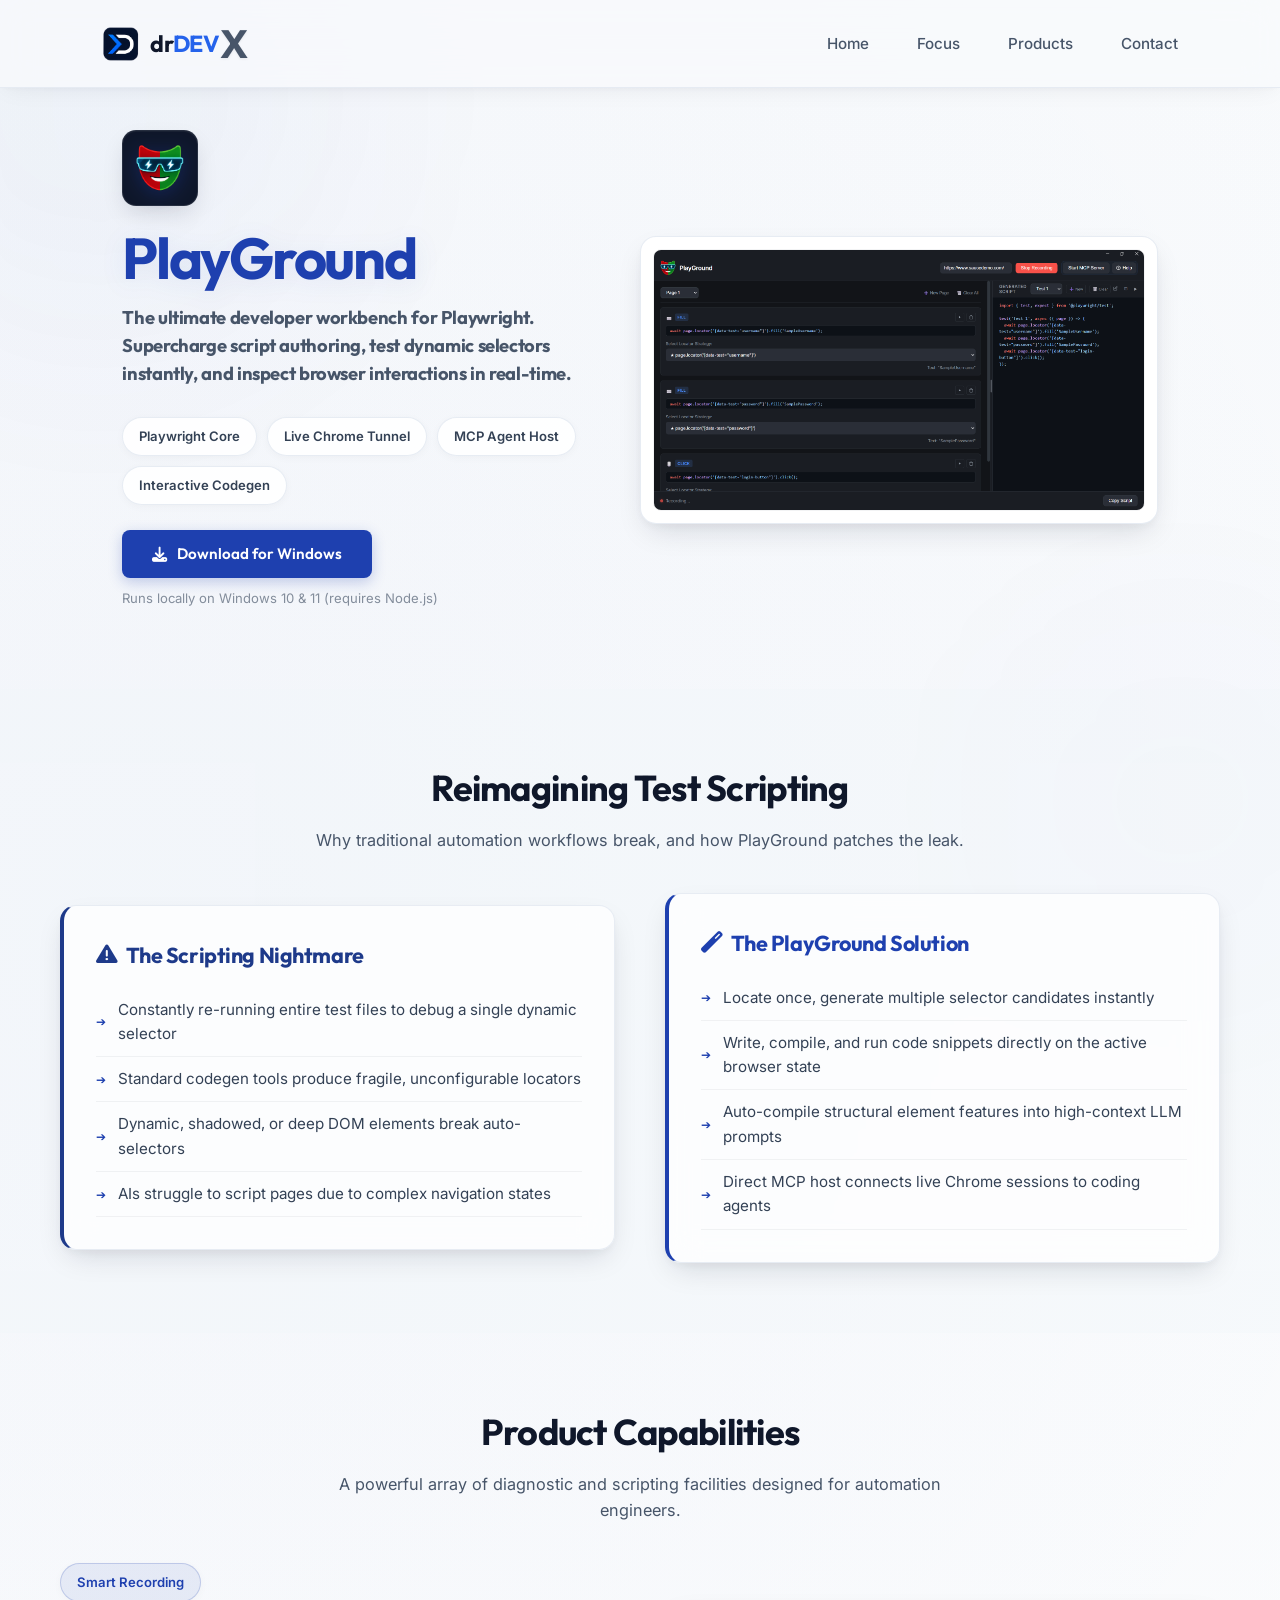
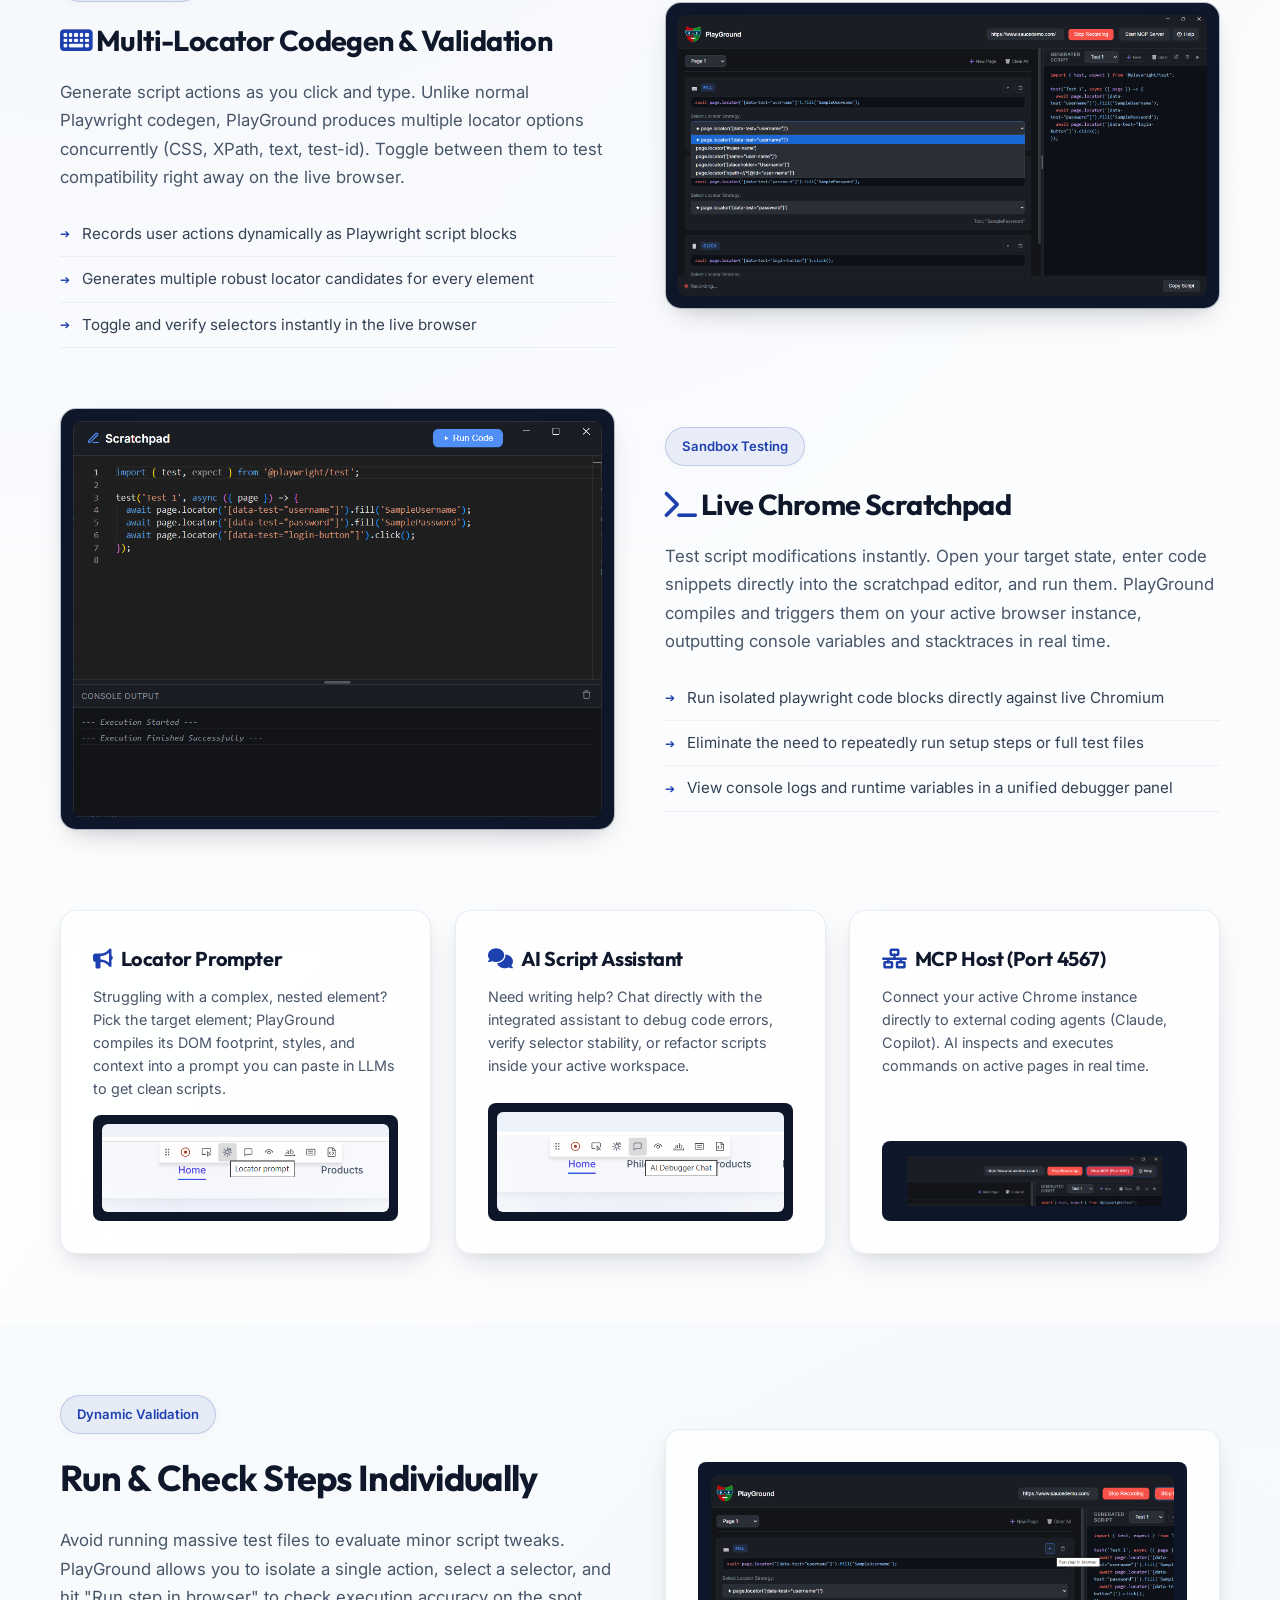
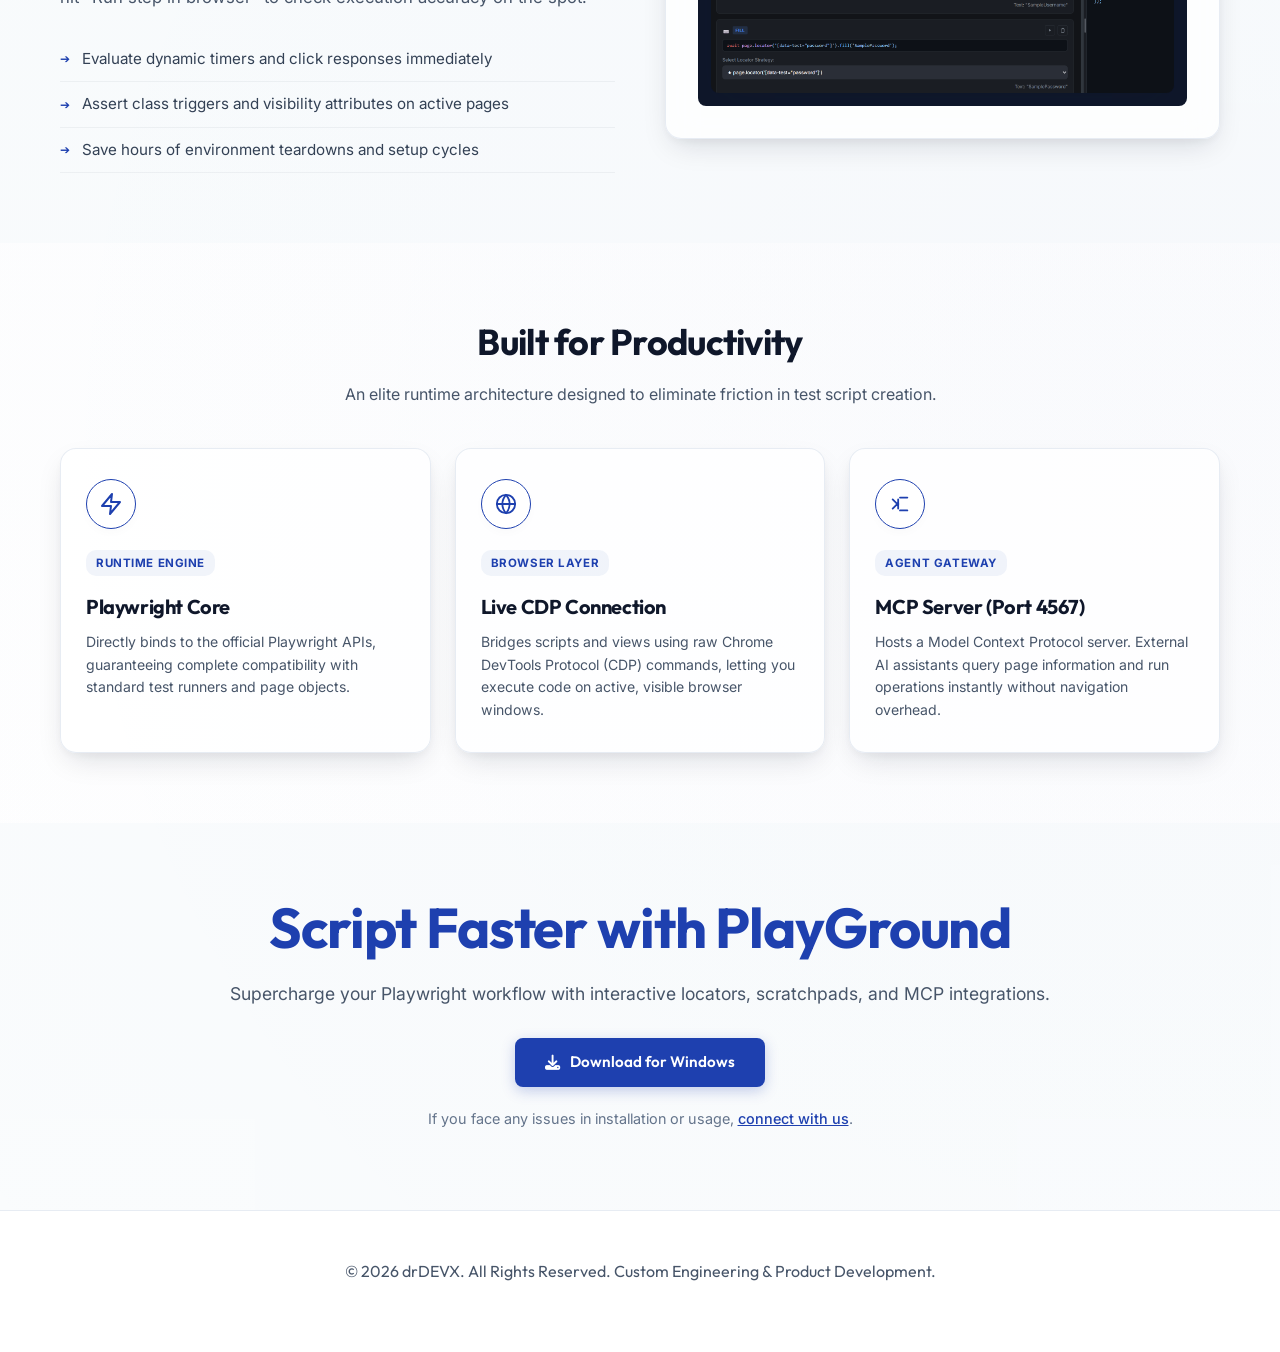
<file: Playground/project-playground.html>
<!DOCTYPE html>
<html lang="en">

<head>
    <meta charset="utf-8">
    <meta name="viewport" content="width=device-width, initial-scale=1.0">

    <!-- Google Analytics -->
    <script async src="https://www.googletagmanager.com/gtag/js?id=G-JK61WGNC8G"></script>
    <script>
        window.dataLayer = window.dataLayer || [];
        function gtag() { dataLayer.push(arguments); }
        gtag('js', new Date());
        gtag('config', 'G-JK61WGNC8G');
    </script>
    <title>PlayGround - Interactive Scripting & Debugging Tool | drDEVX</title>
    <link rel="icon" type="image/png" href="../assets/dlogo.png">

    <!-- SEO Meta Tags -->
    <meta name="description"
        content="PlayGround - Boost QA scripting productivity. Record steps, test multiple locators, run snippets in live Chrome Scratchpad, and connect to AI coding agents via MCP.">
    <meta name="keywords"
        content="PlayGround, automation scripting, QA testing tool, MCP server, live chrome scratchpad, locator prompt, playwright debugger, AI test builder, drDEVX">
    <meta name="author" content="drDEVX">
    <meta name="robots" content="index, follow">
    <link rel="canonical" href="https://drdevx.pages.dev/Playground/project-playground.html">

    <!-- Open Graph / Facebook -->
    <meta property="og:type" content="website">
    <meta property="og:url" content="https://drdevx.pages.dev/Playground/project-playground.html">
    <meta property="og:title" content="PlayGround - Elite Scripting Workspace">
    <meta property="og:description" content="Supercharge your Playwright scripting workflow. Interactive locator tests, live scratchpad executions, and direct MCP connection.">
    <meta property="og:image" content="https://drdevx.pages.dev/Playground/2026-06-07_09h37_10.png">
    <meta property="og:site_name" content="drDEVX">

    <!-- Twitter Card -->
    <meta name="twitter:card" content="summary_large_image">
    <meta name="twitter:url" content="https://drdevx.pages.dev/Playground/project-playground.html">
    <meta name="twitter:title" content="PlayGround - Elite Scripting Workspace">
    <meta name="twitter:description" content="Supercharge your Playwright scripting workflow. Interactive locator tests, live scratchpad executions, and direct MCP connection.">
    <meta name="twitter:image" content="https://drdevx.pages.dev/Playground/2026-06-07_09h37_10.png">

    <!-- Google Fonts -->
    <link
        href="https://fonts.googleapis.com/css2?family=Inter:wght@300;400;500;600;700&family=Outfit:wght@300;400;500;600;700;800&family=JetBrains+Mono:wght@400;500&display=swap"
        rel="stylesheet">
    <link rel="stylesheet" href="https://cdnjs.cloudflare.com/ajax/libs/font-awesome/6.4.0/css/all.min.css">
    <link rel="stylesheet" href="../styles.css">

    <style>
        :root {
            --playground-emerald: #1e40af; /* Premium Dark Blue instead of emerald */
            --playground-cyan: #1e3a8a; /* Deep Navy Blue */
            --playground-blue: #1e40af; /* Playground primary blue */
            --playground-teal-glow: rgba(30, 64, 175, 0.08);
            --playground-bg-dark: #f8fafc;
            --glass-bg: rgba(255, 255, 255, 0.75);
            --glass-border: rgba(226, 232, 240, 0.8);
            
            --glass-shadow: 0 12px 30px -8px rgba(15, 23, 42, 0.15), 0 4px 12px -2px rgba(15, 23, 42, 0.05);
            --glass-shadow-hover: 0 24px 48px -12px rgba(30, 64, 175, 0.18), 0 8px 20px -4px rgba(15, 23, 42, 0.08);
        }

        /* ========== BASE STYLES ========== */
        * {
            box-sizing: border-box;
            margin: 0;
            padding: 0;
        }

        body {
            background-color: var(--playground-bg-dark);
            background-image:
                radial-gradient(circle at 10% 20%, rgba(30, 64, 175, 0.03) 0%, transparent 40%),
                radial-gradient(circle at 90% 80%, rgba(30, 64, 175, 0.02) 0%, transparent 40%),
                linear-gradient(to bottom, #f8fafc, #ffffff);
            font-family: 'Inter', sans-serif;
            color: #0f172a;
            overflow-x: hidden;
            line-height: 1.6;
        }

        h1, h2, h3, h4, h5, h6 {
            font-family: 'Outfit', sans-serif;
            font-weight: 700;
            margin-bottom: 15px;
            letter-spacing: -0.02em;
            color: #0f172a;
        }

        h1 {
            font-size: 3.5rem;
            line-height: 1.1;
            color: var(--playground-emerald);
            filter: drop-shadow(0 4px 12px rgba(30, 64, 175, 0.08));
        }

        h2 {
            font-size: 2.25rem;
            letter-spacing: -0.02em;
            margin-bottom: 0.75rem;
        }

        p {
            font-size: 1rem;
            color: #475569;
            margin-bottom: 20px;
            font-weight: 400;
        }

        a {
            text-decoration: none;
            color: inherit;
            transition: all 0.3s ease;
        }

        /* ========== UTILITIES & ACCENTS ========== */
        .highlight-emerald { color: var(--playground-emerald); }
        .highlight-cyan { color: var(--playground-cyan); }
        .gradient-text {
            color: var(--playground-emerald);
            font-weight: bold;
        }

        .container {
            max-width: 1200px;
            margin: 0 auto;
            padding: 0 20px;
        }

        section {
            padding: 70px 0;
            position: relative;
        }

        section:nth-child(even) {
            background: rgba(241, 245, 249, 0.35);
        }

        /* ========== HOLOGRAPHIC CARDS & GLASSMORPHISM ========== */
        .glass-card {
            background: var(--glass-bg);
            border: 1px solid var(--glass-border);
            border-radius: 16px;
            padding: 2rem;
            backdrop-filter: blur(16px);
            -webkit-backdrop-filter: blur(16px);
            box-shadow: var(--glass-shadow);
            transition: transform 0.4s cubic-bezier(0.165, 0.84, 0.44, 1),
                        box-shadow 0.4s cubic-bezier(0.165, 0.84, 0.44, 1),
                        border-color 0.4s ease;
            will-change: transform, box-shadow;
        }

        .glass-card:hover {
            transform: translateY(-4px);
            box-shadow: var(--glass-shadow-hover);
            border-color: rgba(30, 64, 175, 0.3);
        }

        .hol-image {
            border-radius: 12px;
            box-shadow: 0 15px 35px -10px rgba(15, 23, 42, 0.12), 0 0 0 1px rgba(15, 23, 42, 0.05);
            transition: transform 0.4s ease;
            max-width: 100%;
            height: auto;
            display: block;
        }

        .hol-image:hover {
            transform: scale(1.015);
        }

        /* ========== COMPONENTS ========== */
        .btn-primary {
            display: inline-flex;
            align-items: center;
            justify-content: center;
            gap: 0.6rem;
            background: var(--playground-emerald);
            padding: 12px 30px;
            border-radius: 8px;
            color: #ffffff !important;
            font-weight: 600;
            font-size: 0.95rem;
            font-family: 'Outfit', sans-serif;
            border: none;
            box-shadow: 0 4px 14px rgba(30, 64, 175, 0.25);
            transition: all 0.3s cubic-bezier(0.4, 0, 0.2, 1);
        }

        .btn-primary:hover {
            transform: translateY(-2px);
            box-shadow: 0 6px 20px rgba(30, 64, 175, 0.35);
            color: #ffffff;
        }

        .split-grid {
            display: grid;
            grid-template-columns: 1fr 1fr;
            gap: 50px;
            align-items: center;
        }

        ul.feature-list {
            list-style: none;
        }

        ul.feature-list li {
            padding: 10px 0;
            border-bottom: 1px solid rgba(15, 23, 42, 0.05);
            display: flex;
            align-items: center;
            font-size: 0.95rem;
            color: #334155;
        }

        ul.feature-list li::before {
            content: "➔";
            color: var(--playground-emerald);
            margin-right: 12px;
            font-size: 0.8em;
        }

        .features-grid {
            display: grid;
            grid-template-columns: repeat(auto-fit, minmax(280px, 1fr));
            gap: 24px;
            margin-top: 30px;
        }

        .panel-info h4 {
            font-size: 1.35rem;
            margin-bottom: 8px;
            display: flex;
            align-items: center;
            gap: 8px;
        }

        .panel-info p {
            font-size: 0.92rem;
            margin-bottom: 0;
            color: #475569;
        }

        .panel-media {
            border-radius: 8px;
            overflow: hidden;
            background: #0f172a; /* Unified dark background for dark-themed app screenshots */
            border: 1px solid rgba(15, 23, 42, 0.1);
            display: flex;
            justify-content: center;
            align-items: center;
            margin-top: auto;
            padding: 12px;
        }

        .panel-media img {
            width: 100%;
            height: auto;
            object-fit: contain;
            display: block;
        }

        /* ========== HERO SECTION SPECIFIC ========== */
        .hero-section {
            padding-top: 130px;
            padding-bottom: 60px;
            position: relative;
            overflow: hidden;
            min-height: auto;
        }

        .hero-grid-container {
            max-width: 1200px;
            width: 100%;
            display: grid;
            grid-template-columns: 0.96fr 1.04fr;
            gap: 40px;
            align-items: center;
        }

        .hero-text-side {
            text-align: left;
        }

        .hero-visual-side {
            display: flex;
            justify-content: center;
            align-items: center;
            position: relative;
        }

        .hero-mockup-wrapper {
            background: #ffffff;
            border: 1px solid var(--glass-border);
            padding: 12px;
            border-radius: 16px;
            box-shadow: var(--glass-shadow);
            width: 100%;
            max-width: 580px;
            transition: transform 0.4s ease;
        }

        .hero-mockup-wrapper:hover {
            transform: translateY(-4px) scale(1.01);
            box-shadow: var(--glass-shadow-hover);
        }

        .hero-mockup-img {
            width: 100%;
            height: auto;
            border-radius: 8px;
            display: block;
            border: 1px solid rgba(15, 23, 42, 0.05);
        }

        .hero-title {
            font-size: 3.6rem;
            line-height: 1.1;
            margin-bottom: 15px;
            letter-spacing: -0.04em;
        }

        .hero-subtitle {
            font-size: 1.15rem;
            color: #475569;
            margin-bottom: 30px;
            line-height: 1.5;
        }

        .hero-badges {
            display: flex;
            gap: 10px;
            margin: 25px 0;
            flex-wrap: wrap;
        }

        .badge {
            background: rgba(255, 255, 255, 0.9);
            border: 1px solid var(--glass-border);
            padding: 8px 16px;
            border-radius: 30px;
            display: flex;
            align-items: center;
            font-size: 0.82rem;
            color: #334155;
            font-weight: 600;
            box-shadow: 0 2px 8px rgba(15, 23, 42, 0.03);
            transition: all 0.3s ease;
        }

        .badge:hover {
            transform: translateY(-2px);
            border-color: rgba(30, 64, 175, 0.3);
            background: rgba(30, 64, 175, 0.04);
            color: var(--playground-emerald);
        }

        .hero-cta-group {
            display: flex;
            gap: 15px;
            align-items: center;
        }

        /* ========== DENSE CAPABILITIES SECTION ========== */
        .section-header {
            text-align: center;
            max-width: 650px;
            margin: 0 auto 40px auto;
        }

        .section-title {
            font-size: 2.25rem;
            margin-bottom: 10px;
        }

        .section-subtitle {
            color: #475569;
            font-size: 1.02rem;
        }

        /* ========== TECH SPECS & ARCHITECTURE ========== */
        .tech-spec-grid {
            display: grid;
            grid-template-columns: repeat(3, 1fr);
            gap: 24px;
        }

        .tech-card {
            background: rgba(255, 255, 255, 0.75);
            border: 1px solid var(--glass-border);
            border-radius: 16px;
            padding: 30px 25px;
            text-align: left;
            transition: all 0.4s cubic-bezier(0.165, 0.84, 0.44, 1);
            position: relative;
            overflow: hidden;
            height: 100%;
            box-shadow: var(--glass-shadow);
        }

        .tech-card:hover {
            transform: translateY(-5px);
            border-color: rgba(30, 64, 175, 0.3);
            box-shadow: var(--glass-shadow-hover);
        }

        .tech-icon-circle {
            width: 50px;
            height: 50px;
            border-radius: 50%;
            background: #ffffff;
            display: flex;
            align-items: center;
            justify-content: center;
            font-size: 1.35rem;
            margin-bottom: 20px;
            border: 1px solid var(--glass-border);
            box-shadow: 0 4px 10px rgba(15, 23, 42, 0.02);
        }

        .tech-card h4 {
            font-size: 1.25rem;
            margin-bottom: 8px;
        }

        .tech-tag {
            display: inline-block;
            font-size: 0.72rem;
            text-transform: uppercase;
            letter-spacing: 0.05em;
            padding: 4px 10px;
            border-radius: 10px;
            background: rgba(30, 64, 175, 0.06);
            color: var(--playground-emerald);
            margin-bottom: 15px;
            font-weight: 700;
        }

        /* ========== SCROLL ANIMATION CSS ========== */
        .reveal-on-scroll {
            opacity: 0;
            transform: translateY(20px);
            transition: opacity 0.7s cubic-bezier(0.165, 0.84, 0.44, 1),
                        transform 0.7s cubic-bezier(0.165, 0.84, 0.44, 1);
        }

        .reveal-on-scroll.visible {
            opacity: 1;
            transform: translateY(0);
        }

        /* ========== RESPONSIVE ========== */
        @media screen and (max-width: 900px) {
            .hero-grid-container {
                grid-template-columns: 1fr;
                text-align: center;
                gap: 30px;
            }

            .hero-text-side {
                text-align: center;
                display: flex;
                flex-direction: column;
                align-items: center;
            }

            .hero-badges {
                justify-content: center;
            }

            .hero-cta-group {
                justify-content: center;
            }

            .split-grid {
                grid-template-columns: 1fr;
                gap: 30px;
                text-align: center;
            }

            .tech-spec-grid {
                grid-template-columns: 1fr;
                gap: 20px;
            }

            ul.feature-list {
                text-align: left;
                display: inline-block;
            }
        }

        @media screen and (max-width: 480px) {
            .hero-title { font-size: 2.4rem !important; }
            section { padding: 50px 0; }
            
            .hero-badges {
                display: grid;
                grid-template-columns: 1fr 1fr;
            }
            .btn-primary {
                width: 100%;
            }
        }

        /* Scroll Progress */
        .scroll-progress {
            background: var(--playground-emerald);
            box-shadow: 0 0 10px rgba(30, 64, 175, 0.4);
            height: 3px;
            z-index: 9999;
        }

        /* Custom cursor highlight */
        .cursor-glow {
            position: fixed;
            width: 500px;
            height: 500px;
            border-radius: 50%;
            background: radial-gradient(circle, rgba(30, 64, 175, 0.04) 0%, rgba(255, 255, 255, 0) 70%);
            pointer-events: none;
            transform: translate(-50%, -50%);
            z-index: 0;
            transition: opacity 0.5s ease;
            opacity: 0;
        }

        /* Soft Glow Orbs */
        .glow-orb {
            position: fixed;
            border-radius: 50%;
            filter: blur(130px);
            z-index: -1;
            opacity: 0.7;
        }

        .orb-1 {
            width: 500px;
            height: 500px;
            background: rgba(30, 64, 175, 0.05);
            top: -150px;
            left: -150px;
            animation: floating-orb 15s infinite ease-in-out;
        }

        .orb-2 {
            width: 400px;
            height: 400px;
            background: rgba(30, 64, 175, 0.03);
            bottom: -100px;
            right: -100px;
            animation: floating-orb 18s infinite ease-in-out reverse;
        }

        @keyframes floating-orb {
            0% { transform: translate(0, 0) scale(1); }
            50% { transform: translate(50px, 80px) scale(1.1); }
            100% { transform: translate(0, 0) scale(1); }
        }
    </style>
</head>

<body>
    <div class="scroll-progress" id="scroll-progress-bar"></div>
    <div class="noise-overlay"></div>
    <div class="cursor-glow" id="custom-cursor-glow"></div>

    <!-- Soft Glow Orbs -->
    <div class="glow-orb orb-1"></div>
    <div class="glow-orb orb-2"></div>

    <!-- NAVIGATION -->
    <nav class="glass-nav">
        <div class="logo-container">
            <a href="../index.html">
                <img src="../assets/dlogo.png" alt="drDEVX Logo" class="nav-logo">
                <span class="brand-text">
                    <span class="brand-dr">dr</span><span class="brand-dev">DEV</span><span class="brand-x">X</span>
                </span>
            </a>
        </div>
        <ul class="nav-links">
            <li><a href="../index.html#home">Home</a></li>
            <li><a href="../index.html#focus">Focus</a></li>
            <li><a href="../index.html#products">Products</a></li>
            <li><a href="../index.html#contact">Contact</a></li>
        </ul>
        <div class="hamburger">
            <i class="fas fa-bars"></i>
        </div>
    </nav>

    <!-- HERO SECTION -->
    <section class="hero-section">
        <div class="container">
            <div class="hero-grid-container">
                <div class="hero-text-side fade-in-up">
                    <div class="logo-badge-card" style="width: 76px; height: 76px; display: inline-flex; align-items: center; justify-content: center; background: #0f172a; border-radius: 14px; border: 1px solid rgba(255, 255, 255, 0.1); margin-bottom: 20px; box-shadow: 0 10px 25px -5px rgba(15, 23, 42, 0.15), inset 0 1px 1px rgba(255,255,255,0.05);">
                        <img src="./pG Icon.png" alt="PlayGround Logo" style="width: 48px; height: 48px; object-fit: contain; filter: drop-shadow(0 4px 10px rgba(30,64,175,0.35));">
                    </div>
                    <h1 class="hero-title">PlayGround</h1>
                    <h3 class="hero-subtitle">The ultimate developer workbench for Playwright. Supercharge script authoring, test dynamic selectors instantly, and inspect browser interactions in real-time.</h3>

                    <div class="hero-badges">
                        <div class="badge"><span>Playwright Core</span></div>
                        <div class="badge"><span>Live Chrome Tunnel</span></div>
                        <div class="badge"><span>MCP Agent Host</span></div>
                        <div class="badge"><span>Interactive Codegen</span></div>
                    </div>

                    <div class="hero-cta-group" id="download">
                        <a href="https://github.com/drDEV-Creator/drdev/releases/download/Playground_V1/Playground.Setup.1.0.0.exe"
                            class="btn-primary" id="download-alpha-btn" target="_blank"><i class="fas fa-download"></i> Download for Windows</a>
                    </div>
                    <p style="margin-top: 10px; font-size: 0.82rem; opacity: 0.65;">
                        Runs locally on Windows 10 & 11 (requires Node.js)
                    </p>
                </div>
                <div class="hero-visual-side fade-in-up">
                    <div class="hero-mockup-wrapper">
                        <!-- Displays the main workspace -->
                        <img src="./2026-06-07_09h37_10.png" class="hero-mockup-img" alt="PlayGround Main Workspace">
                    </div>
                </div>
            </div>
        </div>
    </section>

    <!-- PROBLEM & SOLUTION COMPARISON -->
    <section id="problem-solution">
        <div class="container">
            <div class="section-header reveal-on-scroll">
                <h2 class="section-title">Reimagining Test Scripting</h2>
                <p class="section-subtitle">Why traditional automation workflows break, and how PlayGround patches the leak.</p>
            </div>
            
            <div class="split-grid">
                <!-- Problem Card -->
                <div class="glass-card reveal-on-scroll" style="border-left: 4px solid var(--playground-cyan);">
                    <h3 style="font-size: 1.35rem; margin-bottom: 15px; display: flex; align-items: center; gap: 8px; color: var(--playground-cyan);">
                        <i class="fas fa-exclamation-triangle"></i> The Scripting Nightmare
                    </h3>
                    <ul class="feature-list">
                        <li>Constantly re-running entire test files to debug a single dynamic selector</li>
                        <li>Standard codegen tools produce fragile, unconfigurable locators</li>
                        <li>Dynamic, shadowed, or deep DOM elements break auto-selectors</li>
                        <li>AIs struggle to script pages due to complex navigation states</li>
                    </ul>
                </div>
                
                <!-- Solution Card -->
                <div class="glass-card reveal-on-scroll" style="border-left: 4px solid var(--playground-emerald);">
                    <h3 style="font-size: 1.35rem; margin-bottom: 15px; display: flex; align-items: center; gap: 8px; color: var(--playground-emerald);">
                        <i class="fas fa-magic"></i> The PlayGround Solution
                    </h3>
                    <ul class="feature-list">
                        <li>Locate once, generate multiple selector candidates instantly</li>
                        <li>Write, compile, and run code snippets directly on the active browser state</li>
                        <li>Auto-compile structural element features into high-context LLM prompts</li>
                        <li>Direct MCP host connects live Chrome sessions to coding agents</li>
                    </ul>
                </div>
            </div>
        </div>
    </section>

    <!-- PRODUCT CAPABILITIES SECTION (Redesigned Alternating Rows + Grid) -->
    <section id="features">
        <div class="container">
            <div class="section-header reveal-on-scroll">
                <h2 class="section-title">Product Capabilities</h2>
                <p class="section-subtitle">A powerful array of diagnostic and scripting facilities designed for automation engineers.</p>
            </div>

            <!-- Capability 1: Codegen Showcase (Alternating Layout - Image Right) -->
            <div class="split-grid reveal-on-scroll" style="margin-bottom: 60px;">
                <div>
                    <span class="badge" style="background: rgba(30, 64, 175, 0.08); color: var(--playground-emerald); border-color: rgba(30, 64, 175, 0.2); width: fit-content; margin-bottom: 15px;">Smart Recording</span>
                    <h3 style="font-size: 1.8rem; margin-bottom: 15px;"><i class="fas fa-keyboard" style="color: var(--playground-emerald);"></i> Multi-Locator Codegen & Validation</h3>
                    <p style="font-size: 1.05rem; line-height: 1.7; color: #475569; margin-bottom: 20px;">
                        Generate script actions as you click and type. Unlike normal Playwright codegen, PlayGround produces multiple locator options concurrently (CSS, XPath, text, test-id). Toggle between them to test compatibility right away on the live browser.
                    </p>
                    <ul class="feature-list">
                        <li>Records user actions dynamically as Playwright script blocks</li>
                        <li>Generates multiple robust locator candidates for every element</li>
                        <li>Toggle and verify selectors instantly in the live browser</li>
                    </ul>
                </div>
                <div class="glass-card" style="padding: 12px; display: flex; justify-content: center; align-items: center; background: #0f172a;">
                    <img src="./2026-06-07_09h37_17.png" class="hol-image" alt="Selector Strategy Selector Panel" style="border-radius: 8px; width: 100%;">
                </div>
            </div>

            <!-- Capability 2: Scratchpad Showcase (Alternating Layout - Image Left) -->
            <div class="split-grid reveal-on-scroll" style="margin-bottom: 80px;">
                <div class="glass-card" style="padding: 12px; display: flex; justify-content: center; align-items: center; background: #0f172a;">
                    <img src="./2026-06-07_09h38_01.png" class="hol-image" alt="Live Chrome Scratchpad Code Runner" style="border-radius: 8px; width: 100%;">
                </div>
                <div>
                    <span class="badge" style="background: rgba(30, 64, 175, 0.08); color: var(--playground-emerald); border-color: rgba(30, 64, 175, 0.2); width: fit-content; margin-bottom: 15px;">Sandbox Testing</span>
                    <h3 style="font-size: 1.8rem; margin-bottom: 15px;"><i class="fas fa-terminal" style="color: var(--playground-emerald);"></i> Live Chrome Scratchpad</h3>
                    <p style="font-size: 1.05rem; line-height: 1.7; color: #475569; margin-bottom: 20px;">
                        Test script modifications instantly. Open your target state, enter code snippets directly into the scratchpad editor, and run them. PlayGround compiles and triggers them on your active browser instance, outputting console variables and stacktraces in real time.
                    </p>
                    <ul class="feature-list">
                        <li>Run isolated playwright code blocks directly against live Chromium</li>
                        <li>Eliminate the need to repeatedly run setup steps or full test files</li>
                        <li>View console logs and runtime variables in a unified debugger panel</li>
                    </ul>
                </div>
            </div>

            <!-- 3-Column Grid for AI & Connection Assistants -->
            <div class="features-grid reveal-on-scroll">
                <!-- Helper Tool 1: Locator Prompt -->
                <div class="glass-card" style="display: flex; flex-direction: column; justify-content: space-between;">
                    <div class="panel-info">
                        <h4 style="font-size: 1.25rem; margin-bottom: 10px; display: flex; align-items: center; gap: 8px;">
                            <i class="fas fa-bullhorn" style="color: var(--playground-emerald);"></i> Locator Prompter
                        </h4>
                        <p style="font-size: 0.9rem; color: #475569;">
                            Struggling with a complex, nested element? Pick the target element; PlayGround compiles its DOM footprint, styles, and context into a prompt you can paste in LLMs to get clean scripts.
                        </p>
                    </div>
                    <div class="panel-media" style="margin-top: 15px; padding: 8px; background: #0f172a; border-radius: 8px;">
                        <img src="./2026-06-07_09h45_16.png" class="hol-image" alt="Locator prompt generation modal" style="width: 100%; border-radius: 6px;">
                    </div>
                </div>

                <!-- Helper Tool 2: AI Script Assistant -->
                <div class="glass-card" style="display: flex; flex-direction: column; justify-content: space-between;">
                    <div class="panel-info">
                        <h4 style="font-size: 1.25rem; margin-bottom: 10px; display: flex; align-items: center; gap: 8px;">
                            <i class="fas fa-comments" style="color: var(--playground-emerald);"></i> AI Script Assistant
                        </h4>
                        <p style="font-size: 0.9rem; color: #475569;">
                            Need writing help? Chat directly with the integrated assistant to debug code errors, verify selector stability, or refactor scripts inside your active workspace.
                        </p>
                    </div>
                    <div class="panel-media" style="margin-top: 15px; padding: 8px; background: #0f172a; border-radius: 8px;">
                        <img src="./2026-06-07_09h45_32.png" class="hol-image" alt="AI Debugger Chat Panel" style="width: 100%; border-radius: 6px;">
                    </div>
                </div>

                <!-- Helper Tool 3: MCP Host -->
                <div class="glass-card" style="display: flex; flex-direction: column; justify-content: space-between;">
                    <div class="panel-info">
                        <h4 style="font-size: 1.25rem; margin-bottom: 10px; display: flex; align-items: center; gap: 8px;">
                            <i class="fas fa-network-wired" style="color: var(--playground-emerald);"></i> MCP Host (Port 4567)
                        </h4>
                        <p style="font-size: 0.9rem; color: #475569;">
                            Connect your active Chrome instance directly to external coding agents (Claude, Copilot). AI inspects and executes commands on active pages in real time.
                        </p>
                    </div>
                    <div class="panel-media" style="margin-top: 15px; padding: 12px; background: #0f172a; border-radius: 8px; display: flex; align-items: center; justify-content: center; min-height: 80px;">
                        <img src="./2026-06-07_09h38_22.png" class="hol-image" alt="MCP Server Port Status Indicator" style="width: 100%; max-height: 50px; object-fit: contain; border-radius: 6px;">
                    </div>
                </div>
            </div>
        </div>
    </section>

    <!-- INTERACTIVE VERIFICATION SECTION (Alternating Layout) -->
    <section id="step-testing">
        <div class="container">
            <div class="split-grid">
                <div class="reveal-on-scroll">
                    <span class="badge" style="background: rgba(30, 64, 175, 0.08); color: var(--playground-emerald); border-color: rgba(30, 64, 175, 0.2); width: fit-content; margin-bottom: 15px;">Dynamic Validation</span>
                    <h2 style="font-size: 2.25rem; margin-bottom: 20px;">Run & Check Steps Individually</h2>
                    <p style="color: #475569; font-size: 1.05rem; line-height: 1.7; margin-bottom: 25px;">
                        Avoid running massive test files to evaluate minor script tweaks. PlayGround allows you to isolate a single action, select a selector, and hit "Run step in browser" to check execution accuracy on the spot.
                    </p>
                    <ul class="feature-list">
                        <li>Evaluate dynamic timers and click responses immediately</li>
                        <li>Assert class triggers and visibility attributes on active pages</li>
                        <li>Save hours of environment teardowns and setup cycles</li>
                    </ul>
                </div>
                <div class="glass-card reveal-on-scroll">
                    <div class="panel-media" style="padding: 12px; background: #0f172a;">
                        <img src="./2026-06-07_09h38_53.png" class="hol-image" alt="Run step in browser screenshot" style="border-radius: 8px; width: 100%;">
                    </div>
                </div>
            </div>
        </div>
    </section>

    <!-- ARCHITECTURE & SPEED -->
    <section style="position: relative;" id="performance">
        <div class="container reveal-on-scroll">
            <div class="section-header">
                <h2 style="font-size: 2.25rem;">Built for Productivity</h2>
                <p>An elite runtime architecture designed to eliminate friction in test script creation.</p>
            </div>

            <div class="tech-spec-grid">
                <!-- Card 1: Core Architecture -->
                <div class="tech-card">
                    <div class="tech-icon-circle" style="border-color: var(--playground-emerald);">
                        <svg width="24" height="24" viewBox="0 0 24 24" fill="none" stroke="var(--playground-emerald)"
                            stroke-width="2" stroke-linecap="round" stroke-linejoin="round">
                            <polygon points="13 2 3 14 12 14 11 22 21 10 12 10 13 2"></polygon>
                        </svg>
                    </div>
                    <span class="tech-tag">Runtime Engine</span>
                    <h4>Playwright Core</h4>
                    <p style="font-size: 0.88rem; margin: 0; color: #475569;">Directly binds to the official Playwright APIs, guaranteeing complete compatibility with standard test runners and page objects.</p>
                </div>

                <!-- Card 2: Rendering Engine -->
                <div class="tech-card">
                    <div class="tech-icon-circle" style="border-color: var(--playground-emerald);">
                        <svg width="22" height="22" viewBox="0 0 24 24" fill="none" stroke="var(--playground-emerald)"
                            stroke-width="2" stroke-linecap="round" stroke-linejoin="round">
                            <circle cx="12" cy="12" r="10"></circle>
                            <line x1="2" y1="12" x2="22" y2="12"></line>
                            <path d="M12 2a15.3 15.3 0 0 1 4 10 15.3 15.3 0 0 1-4 10 15.3 15.3 0 0 1-4-10 15.3 15.3 0 0 1 4-10z"></path>
                        </svg>
                    </div>
                    <span class="tech-tag" style="background: rgba(30, 64, 175, 0.06); color: var(--playground-emerald);">Browser Layer</span>
                    <h4>Live CDP Connection</h4>
                    <p style="font-size: 0.88rem; margin: 0; color: #475569;">Bridges scripts and views using raw Chrome DevTools Protocol (CDP) commands, letting you execute code on active, visible browser windows.</p>
                </div>

                <!-- Card 3: Protocol -->
                <div class="tech-card">
                    <div class="tech-icon-circle" style="border-color: var(--playground-emerald);">
                        <svg width="22" height="22" viewBox="0 0 24 24" fill="none" stroke="var(--playground-emerald)" stroke-width="2"
                            stroke-linecap="round" stroke-linejoin="round">
                            <polyline points="4 17 10 11 10 17"></polyline>
                            <line x1="12" y1="19" x2="20" y2="19"></line>
                            <polyline points="4 7 10 13 10 7"></polyline>
                            <line x1="12" y1="5" x2="20" y2="5"></line>
                        </svg>
                    </div>
                    <span class="tech-tag">Agent Gateway</span>
                    <h4>MCP Server (Port 4567)</h4>
                    <p style="font-size: 0.88rem; margin: 0; color: #475569;">Hosts a Model Context Protocol server. External AI assistants query page information and run operations instantly without navigation overhead.</p>
                </div>
            </div>
        </div>
    </section>

    <!-- FOOTER CTA -->
    <section style="text-align: center; padding: 60px 0;" id="download-footer">
        <div class="container reveal-on-scroll">
            <h2 class="gradient-text" style="font-size: 3.5rem; margin-bottom: 8px;">Script Faster with PlayGround</h2>
            <p style="font-size: 1.1rem; margin-bottom: 30px; color: #475569;">Supercharge your Playwright workflow with interactive locators, scratchpads, and MCP integrations.</p>
            <a href="https://github.com/drDEV-Creator/drdev/releases/download/Playground_V1/Playground.Setup.1.0.0.exe"
                class="btn-primary" id="download-alpha-btn-footer" target="_blank"><i class="fas fa-download"></i> Download for Windows</a>
            <p style="margin-top: 20px; font-size: 0.9rem; color: #64748b;">If you face any issues in installation or usage, <a href="../index.html#contact" style="color: var(--playground-blue); text-decoration: underline; font-weight: 500;">connect with us</a>.</p>
        </div>
    </section>

    <footer>
        <p>&copy; 2026 drDEVX. All Rights Reserved. Custom Engineering & Product Development.</p>
    </footer>

    <script>
        // Header shrink on scroll
        window.addEventListener('scroll', () => {
            const header = document.querySelector('.glass-nav');
            if (header) {
                if (window.scrollY > 40) {
                    header.classList.add('scrolled');
                } else {
                    header.classList.remove('scrolled');
                }
            }
        });

        document.addEventListener('DOMContentLoaded', () => {
            // Scroll Progress Bar Logic
            const progressBar = document.getElementById('scroll-progress-bar');
            window.addEventListener('scroll', () => {
                const winScroll = document.body.scrollTop || document.documentElement.scrollTop;
                const height = document.documentElement.scrollHeight - document.documentElement.clientHeight;
                const scrolled = (winScroll / height) * 100;
                if (progressBar) {
                    progressBar.style.width = scrolled + "%";
                }
            });

            // Hamburger Menu Toggle
            const hamburger = document.querySelector('.hamburger');
            const navLinks = document.querySelector('.nav-links');

            if (hamburger && navLinks) {
                hamburger.addEventListener('click', () => {
                    navLinks.classList.toggle('active');
                    const icon = hamburger.querySelector('i');
                    if (navLinks.classList.contains('active')) {
                        icon.classList.remove('fa-bars');
                        icon.classList.add('fa-times');
                    } else {
                        icon.classList.remove('fa-times');
                        icon.classList.add('fa-bars');
                    }
                });

                // Close menu when a link is clicked
                document.querySelectorAll('.nav-links a').forEach(link => {
                    link.addEventListener('click', () => {
                        navLinks.classList.remove('active');
                        const icon = hamburger.querySelector('i');
                        if (icon) {
                            icon.classList.remove('fa-times');
                            icon.classList.add('fa-bars');
                        }
                    });
                });
            }

            // Custom cursor glow (desktop only)
            const cursorGlow = document.getElementById('custom-cursor-glow');
            if (cursorGlow && window.innerWidth > 768) {
                document.addEventListener('mousemove', (e) => {
                    cursorGlow.style.left = e.clientX + 'px';
                    cursorGlow.style.top = e.clientY + 'px';
                    cursorGlow.style.opacity = '1';
                });
                document.addEventListener('mouseleave', () => {
                    cursorGlow.style.opacity = '0';
                });
            }

            // 3D Card Tilt Effect (Desktop only)
            const cards = document.querySelectorAll('.glass-card, .tech-card');
            if (cards.length > 0 && window.innerWidth > 768) {
                cards.forEach(card => {
                    card.addEventListener('mousemove', (e) => {
                        const rect = card.getBoundingClientRect();
                        const x = e.clientX - rect.left;
                        const y = e.clientY - rect.top;

                        const xRotation = -((y - rect.height / 2) / (rect.height / 16));
                        const yRotation = (x - rect.width / 2) / (rect.width / 16);

                        card.style.transform = `perspective(1000px) scale(1.015) rotateX(${xRotation}deg) rotateY(${yRotation}deg)`;
                        card.style.boxShadow = `0 20px 45px -10px rgba(30, 64, 175, 0.12), 0 0 1px rgba(30, 64, 175, 0.1)`;
                    });

                    card.addEventListener('mouseleave', () => {
                        card.style.transform = 'perspective(1000px) scale(1) rotateX(0) rotateY(0)';
                        card.style.boxShadow = '';
                    });
                });
            }

            // Scroll Animation Observer
            const observerOptions = {
                root: null,
                rootMargin: '0px 0px -50px 0px',
                threshold: 0.1
            };

            const observer = new IntersectionObserver((entries, observer) => {
                entries.forEach(entry => {
                    if (entry.isIntersecting) {
                        entry.target.classList.add('visible');
                        observer.unobserve(entry.target);
                    }
                });
            }, observerOptions);

            const elements = document.querySelectorAll('.reveal-on-scroll');
            elements.forEach(el => observer.observe(el));

            // Star Burst Click Particle Animation
            function createStarBurst(x, y) {
                const particleCount = 12;
                for (let i = 0; i < particleCount; i++) {
                    const particle = document.createElement('div');
                    particle.classList.add('star-burst');

                    const angle = (Math.PI * 2 / particleCount) * i;
                    const distance = 50 + Math.random() * 30;
                    const tx = Math.cos(angle) * distance + 'px';
                    const ty = Math.sin(angle) * distance + 'px';

                    particle.style.left = x + 'px';
                    particle.style.top = y + 'px';
                    particle.style.setProperty('--tx', tx);
                    particle.style.setProperty('--ty', ty);

                    // Add dynamic coloring matching the PlayGround dark blue theme
                    if (Math.random() > 0.5) {
                        particle.style.background = 'var(--playground-emerald)';
                        particle.style.boxShadow = '0 0 8px rgba(30, 64, 175, 0.6)';
                    } else {
                        particle.style.background = 'var(--playground-cyan)';
                        particle.style.boxShadow = '0 0 8px rgba(30, 64, 175, 0.6)';
                    }

                    document.body.appendChild(particle);
                    setTimeout(() => particle.remove(), 600);
                }
            }

            // Attach to clickables
            const clickables = document.querySelectorAll('a, button, .btn');
            clickables.forEach(btn => {
                btn.addEventListener('click', (e) => {
                    createStarBurst(e.clientX, e.clientY);

                    const href = btn.getAttribute('href');
                    const target = btn.getAttribute('target');
                    if (href && href !== '#' && !href.startsWith('#')) {
                        e.preventDefault();
                        setTimeout(() => {
                            if (target === '_blank') {
                                window.open(href, '_blank');
                            } else {
                                window.location.href = href;
                            }
                        }, 350);
                    }
                });
            });
        });
    </script>
</body>

</html>
</file>
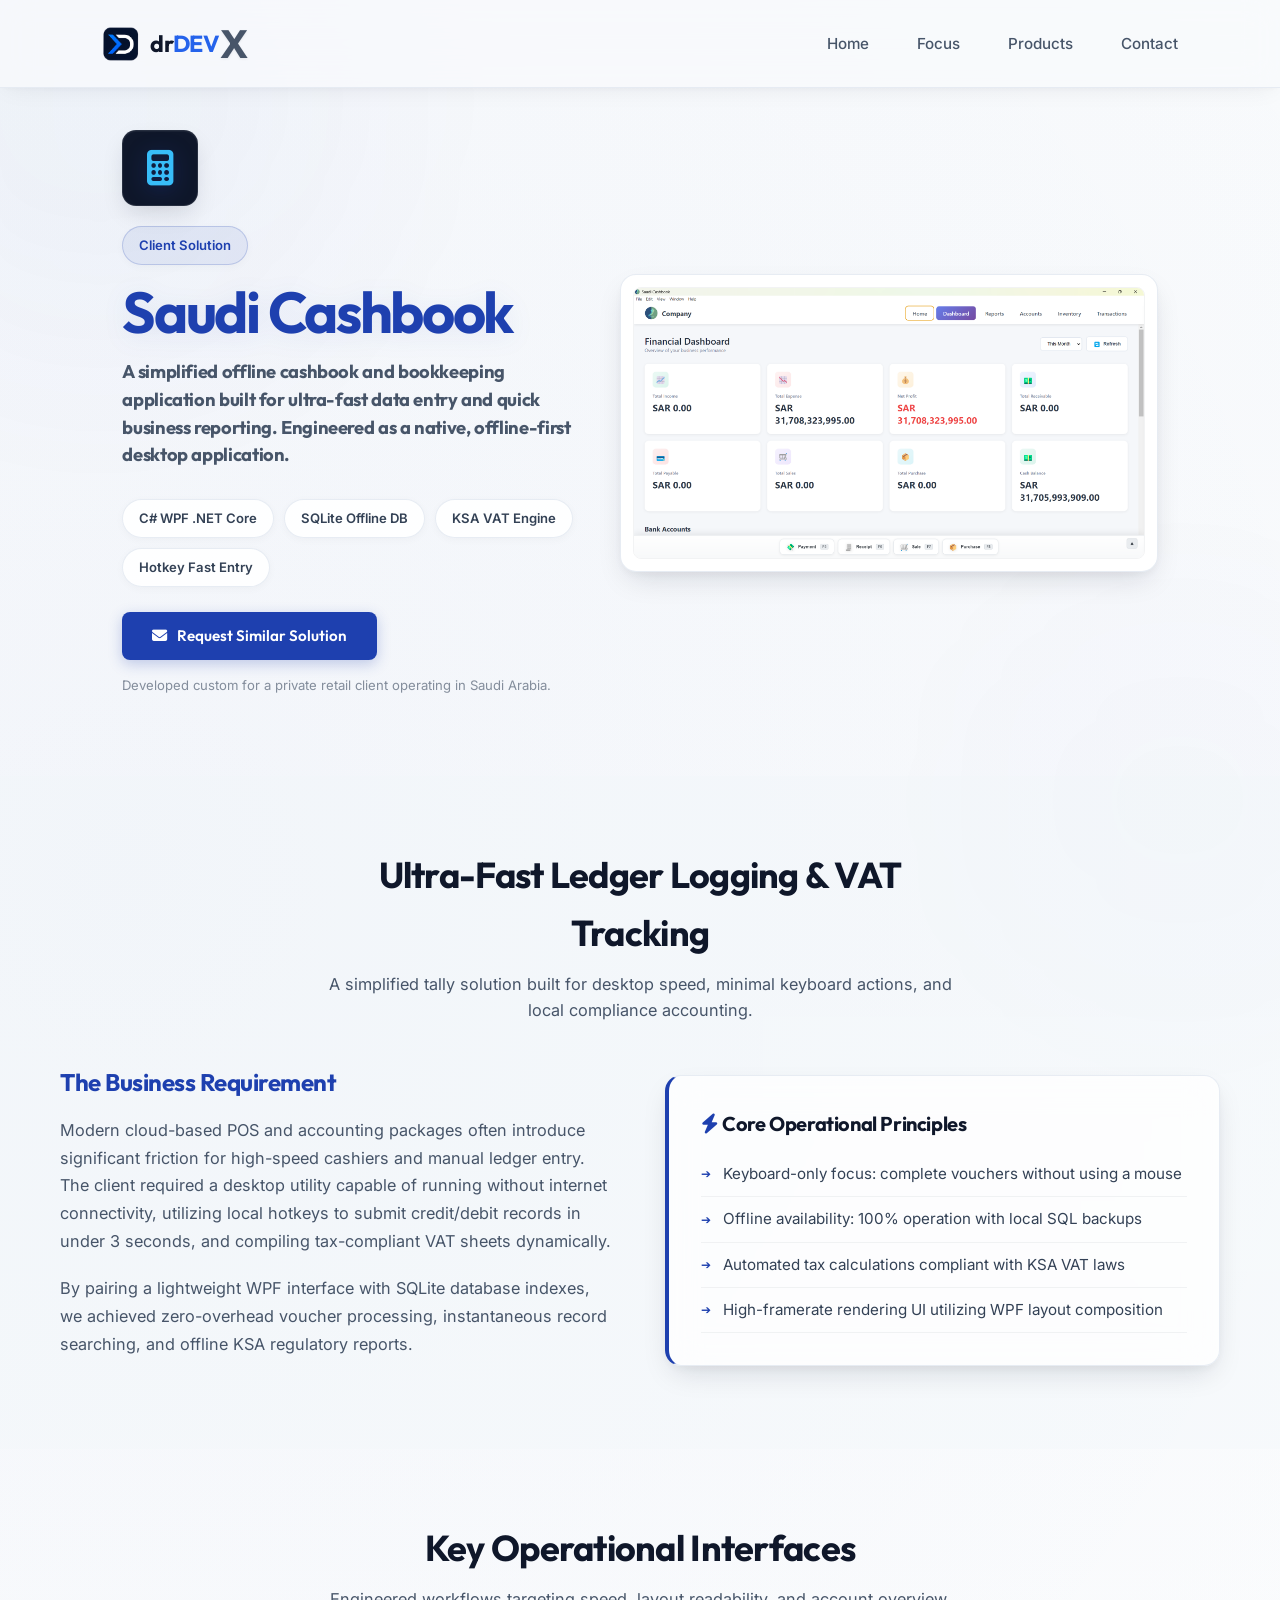
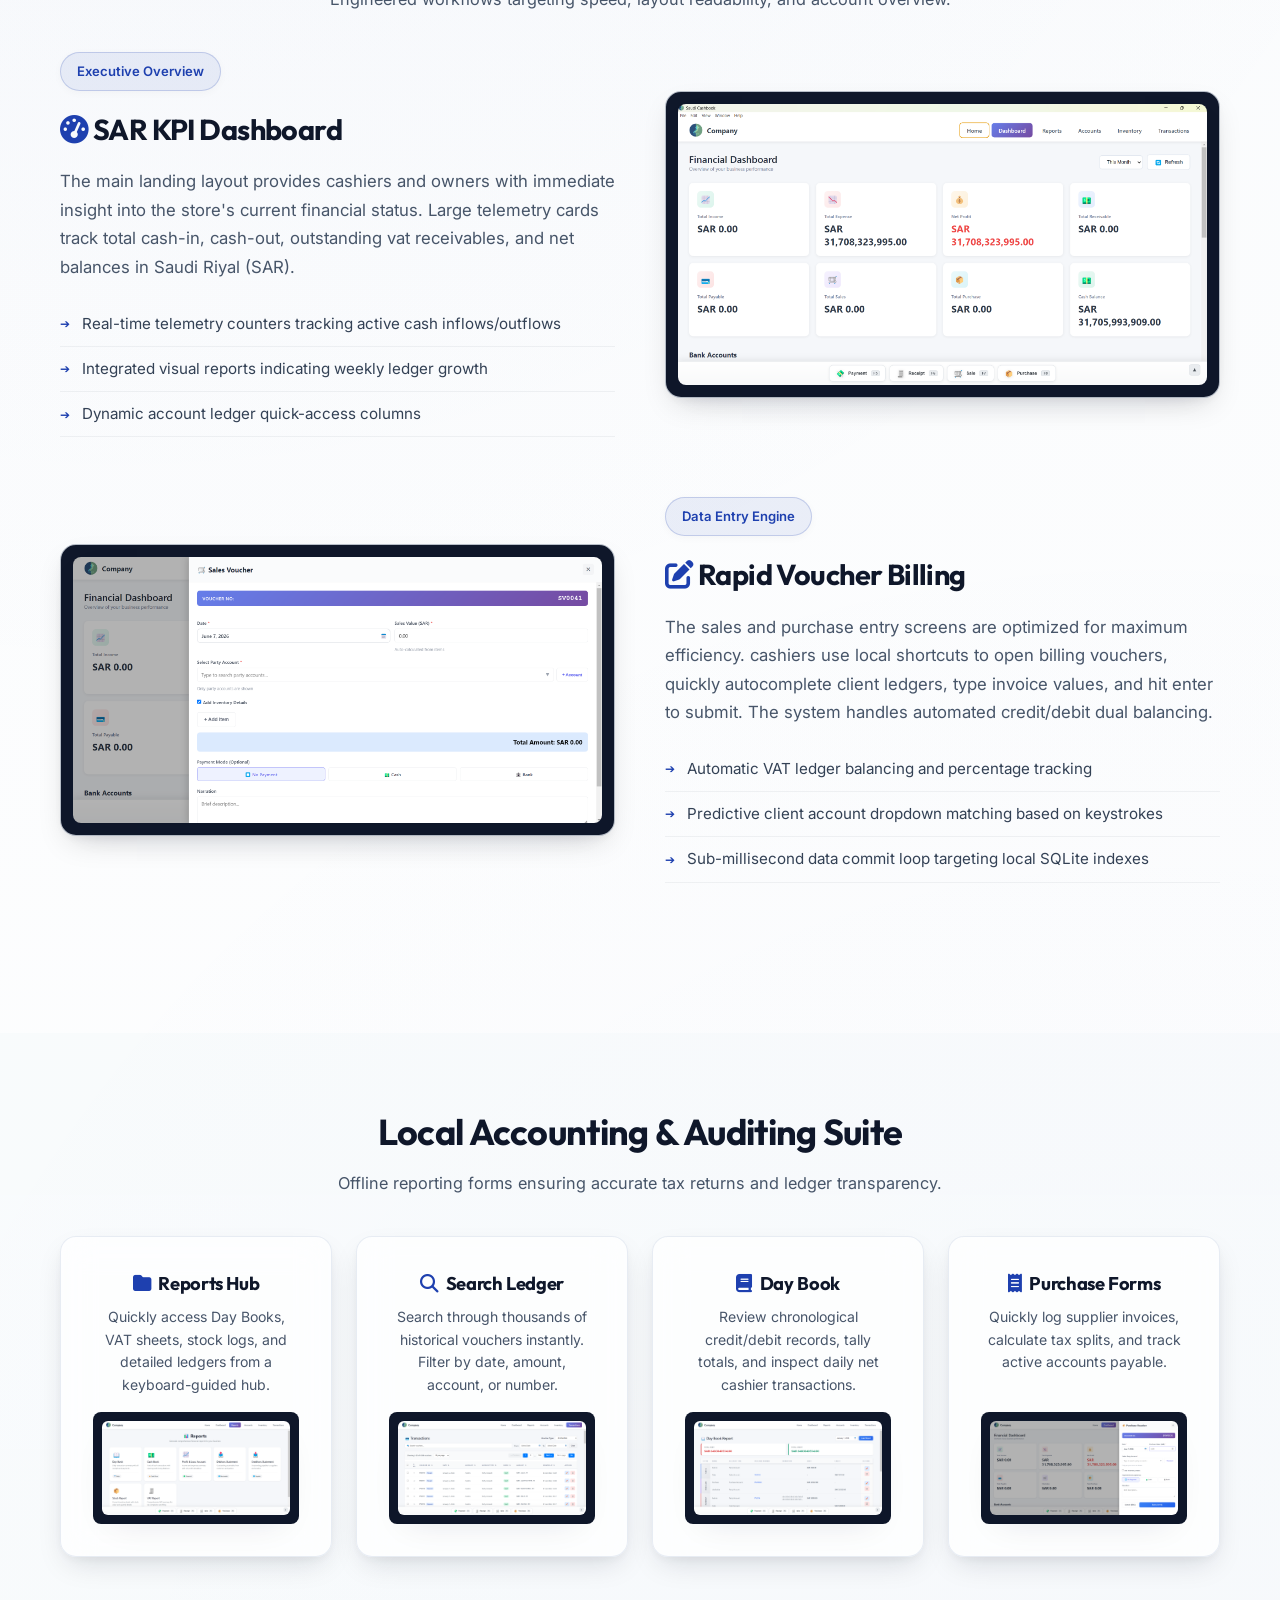
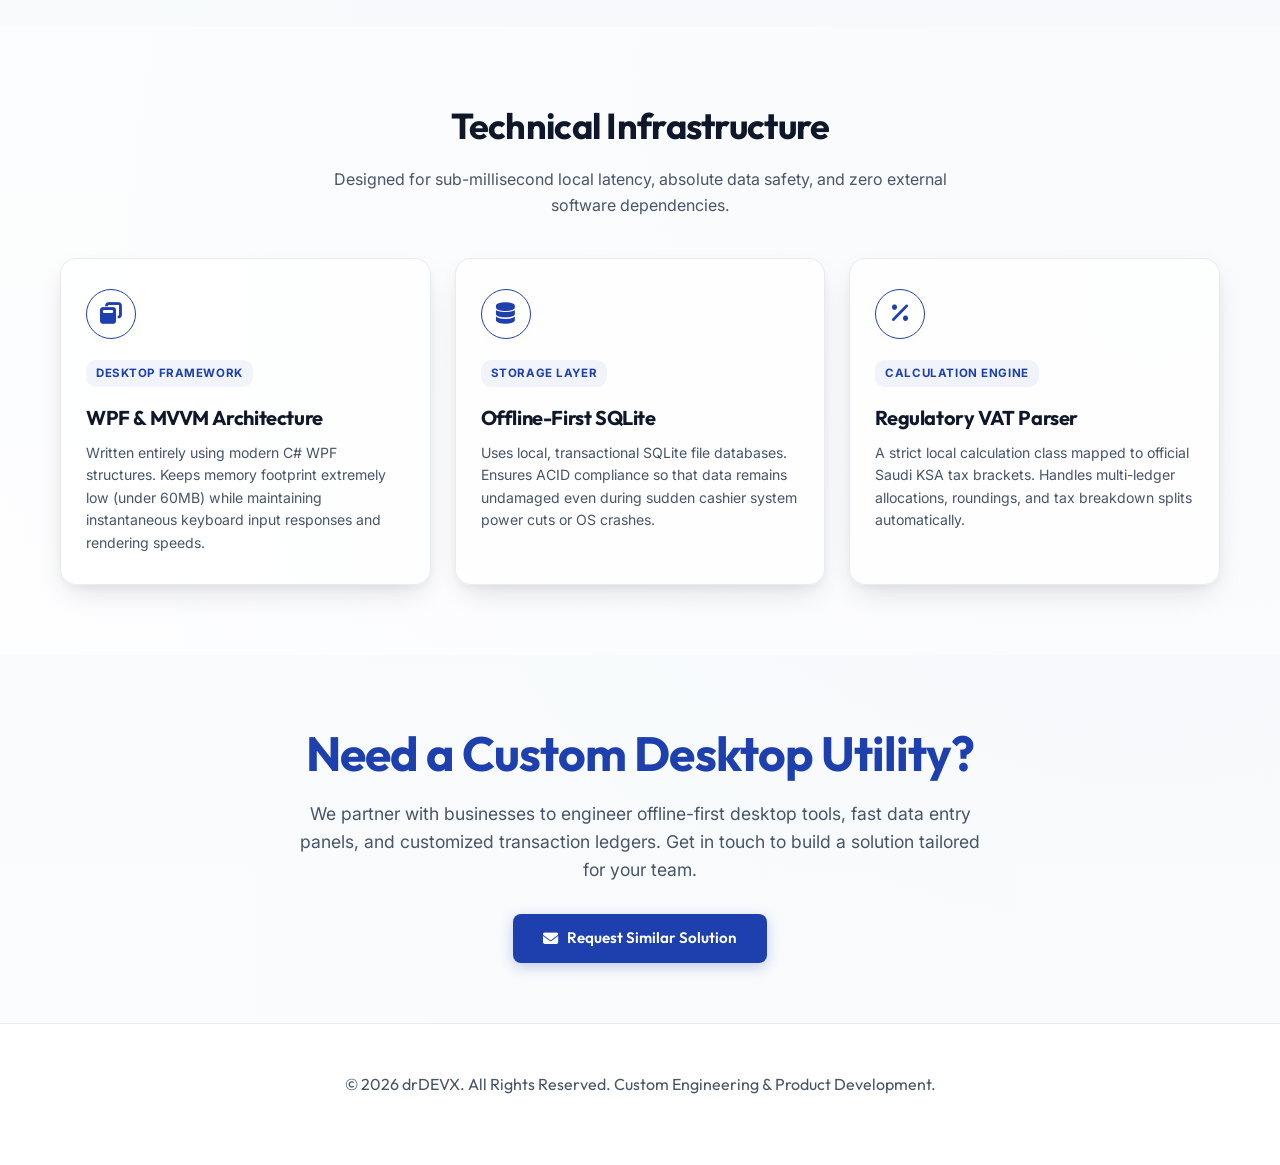
<file: Saudi-Cashbook/project-cashbook.html>
<!DOCTYPE html>
<html lang="en">

<head>
    <meta charset="utf-8">
    <meta name="viewport" content="width=device-width, initial-scale=1.0">

    <!-- Google Analytics -->
    <script async src="https://www.googletagmanager.com/gtag/js?id=G-JK61WGNC8G"></script>
    <script>
        window.dataLayer = window.dataLayer || [];
        function gtag() { dataLayer.push(arguments); }
        gtag('js', new Date());
        gtag('config', 'G-JK61WGNC8G');
    </script>
    <title>Saudi Cashbook - Fast-Entry Desktop Ledger & VAT Analytics | drDEVX</title>
    <link rel="icon" type="image/png" href="../assets/dlogo.png">

    <!-- SEO Meta Tags -->
    <meta name="description"
        content="Saudi Cashbook - A simplified desktop cashbook and tally utility built for fast transaction entry and quick business insights. Offline-first with integrated KSA VAT calculations.">
    <meta name="keywords"
        content="Saudi Cashbook, Cashbook desktop app, Tally utility, WPF, C#, SQLite, KSA VAT, offline-first ledger, accounting software, drDEVX">
    <meta name="author" content="drDEVX">
    <meta name="robots" content="index, follow">
    <link rel="canonical" href="https://drdevx.pages.dev/Saudi-Cashbook/project-cashbook.html">

    <!-- Open Graph / Facebook -->
    <meta property="og:type" content="website">
    <meta property="og:url" content="https://drdevx.pages.dev/Saudi-Cashbook/project-cashbook.html">
    <meta property="og:title" content="Saudi Cashbook - Fast-Entry Desktop Ledger & VAT Analytics">
    <meta property="og:description" content="A simplified offline-first cashbook utility designed for rapid data entry and automatic VAT reporting. Built for desktop speed with C# and WPF.">
    <meta property="og:image" content="https://drdevx.pages.dev/Saudi-Cashbook/dashboard.png">
    <meta property="og:site_name" content="drDEVX">

    <!-- Twitter Card -->
    <meta name="twitter:card" content="summary_large_image">
    <meta name="twitter:url" content="https://drdevx.pages.dev/Saudi-Cashbook/project-cashbook.html">
    <meta name="twitter:title" content="Saudi Cashbook - Fast-Entry Desktop Ledger & VAT Analytics">
    <meta name="twitter:description" content="A simplified offline-first cashbook utility designed for rapid data entry and automatic VAT reporting. Built for desktop speed with C# and WPF.">
    <meta name="twitter:image" content="https://drdevx.pages.dev/Saudi-Cashbook/dashboard.png">

    <!-- Google Fonts -->
    <link
        href="https://fonts.googleapis.com/css2?family=Inter:wght@300;400;500;600;700&family=Outfit:wght@300;400;500;600;700;800&family=JetBrains+Mono:wght@400;500&display=swap"
        rel="stylesheet">
    <link rel="stylesheet" href="https://cdnjs.cloudflare.com/ajax/libs/font-awesome/6.4.0/css/all.min.css">
    <link rel="stylesheet" href="../styles.css">

    <style>
        :root {
            --cashbook-blue: #1e40af; /* Solid Dark Blue */
            --cashbook-deep: #1e3a8a; /* Deep Navy Blue */
            --cashbook-bg-dark: #f8fafc;
            --glass-bg: rgba(255, 255, 255, 0.75);
            --glass-border: rgba(226, 232, 240, 0.8);
            
            --glass-shadow: 0 12px 30px -8px rgba(15, 23, 42, 0.15), 0 4px 12px -2px rgba(15, 23, 42, 0.05);
            --glass-shadow-hover: 0 24px 48px -12px rgba(30, 64, 175, 0.18), 0 8px 20px -4px rgba(15, 23, 42, 0.08);
        }

        /* ========== BASE STYLES ========== */
        * {
            box-sizing: border-box;
            margin: 0;
            padding: 0;
        }

        body {
            background-color: var(--cashbook-bg-dark);
            background-image:
                radial-gradient(circle at 10% 20%, rgba(30, 64, 175, 0.03) 0%, transparent 40%),
                radial-gradient(circle at 90% 80%, rgba(30, 64, 175, 0.02) 0%, transparent 40%),
                linear-gradient(to bottom, #f8fafc, #ffffff);
            font-family: 'Inter', sans-serif;
            color: #0f172a;
            overflow-x: hidden;
            line-height: 1.6;
        }

        h1, h2, h3, h4, h5, h6 {
            font-family: 'Outfit', sans-serif;
            font-weight: 700;
            margin-bottom: 15px;
            letter-spacing: -0.02em;
            color: #0f172a;
        }

        h1 {
            font-size: 3.5rem;
            line-height: 1.1;
            color: var(--cashbook-blue);
            filter: drop-shadow(0 4px 12px rgba(30, 64, 175, 0.08));
        }

        h2 {
            font-size: 2.25rem;
            letter-spacing: -0.02em;
            margin-bottom: 0.75rem;
        }

        p {
            font-size: 1rem;
            color: #475569;
            margin-bottom: 20px;
            font-weight: 400;
        }

        a {
            text-decoration: none;
            color: inherit;
            transition: all 0.3s ease;
        }

        /* ========== UTILITIES & ACCENTS ========== */
        .highlight-blue { color: var(--cashbook-blue); }
        .highlight-deep { color: var(--cashbook-deep); }
        .gradient-text {
            color: var(--cashbook-blue);
            font-weight: bold;
        }

        .container {
            max-width: 1200px;
            margin: 0 auto;
            padding: 0 20px;
        }

        section {
            padding: 70px 0;
            position: relative;
        }

        section:nth-child(even) {
            background: rgba(241, 245, 249, 0.35);
        }

        /* ========== HOLOGRAPHIC CARDS & GLASSMORPHISM ========== */
        .glass-card {
            background: var(--glass-bg);
            border: 1px solid var(--glass-border);
            border-radius: 16px;
            padding: 2rem;
            backdrop-filter: blur(16px);
            -webkit-backdrop-filter: blur(16px);
            box-shadow: var(--glass-shadow);
            transition: transform 0.4s cubic-bezier(0.165, 0.84, 0.44, 1),
                        box-shadow 0.4s cubic-bezier(0.165, 0.84, 0.44, 1),
                        border-color 0.4s ease;
            will-change: transform, box-shadow;
        }

        .glass-card:hover {
            transform: translateY(-4px);
            box-shadow: var(--glass-shadow-hover);
            border-color: rgba(30, 64, 175, 0.3);
        }

        .hol-image {
            border-radius: 12px;
            box-shadow: 0 15px 35px -10px rgba(15, 23, 42, 0.12), 0 0 0 1px rgba(15, 23, 42, 0.05);
            transition: transform 0.4s ease;
            max-width: 100%;
            height: auto;
            display: block;
        }

        .hol-image:hover {
            transform: scale(1.015);
        }

        /* ========== COMPONENTS ========== */
        .btn-primary {
            display: inline-flex;
            align-items: center;
            justify-content: center;
            gap: 0.6rem;
            background: var(--cashbook-blue);
            padding: 12px 30px;
            border-radius: 8px;
            color: #ffffff !important;
            font-weight: 600;
            font-size: 0.95rem;
            font-family: 'Outfit', sans-serif;
            border: none;
            box-shadow: 0 4px 14px rgba(30, 64, 175, 0.25);
            transition: all 0.3s cubic-bezier(0.4, 0, 0.2, 1);
        }

        .btn-primary:hover {
            transform: translateY(-2px);
            box-shadow: 0 6px 20px rgba(30, 64, 175, 0.35);
            color: #ffffff;
        }

        .btn-secondary {
            display: inline-flex;
            align-items: center;
            justify-content: center;
            gap: 0.6rem;
            background: #ffffff;
            border: 1px solid var(--glass-border);
            padding: 12px 30px;
            border-radius: 8px;
            color: #0f172a !important;
            font-weight: 600;
            font-size: 0.95rem;
            font-family: 'Outfit', sans-serif;
            box-shadow: 0 2px 8px rgba(15, 23, 42, 0.03);
            transition: all 0.3s ease;
        }

        .btn-secondary:hover {
            transform: translateY(-2px);
            background: var(--cashbook-bg-dark);
            border-color: #cbd5e1;
        }

        .split-grid {
            display: grid;
            grid-template-columns: 1fr 1fr;
            gap: 50px;
            align-items: center;
        }

        ul.feature-list {
            list-style: none;
        }

        ul.feature-list li {
            padding: 10px 0;
            border-bottom: 1px solid rgba(15, 23, 42, 0.05);
            display: flex;
            align-items: center;
            font-size: 0.95rem;
            color: #334155;
        }

        ul.feature-list li::before {
            content: "➔";
            color: var(--cashbook-blue);
            margin-right: 12px;
            font-size: 0.8em;
        }

        .features-grid {
            display: grid;
            grid-template-columns: repeat(auto-fit, minmax(250px, 1fr));
            gap: 24px;
            margin-top: 30px;
        }

        .panel-info h4 {
            font-size: 1.25rem;
            margin-bottom: 8px;
            display: flex;
            align-items: center;
            gap: 8px;
        }

        .panel-info p {
            font-size: 0.9rem;
            margin-bottom: 0;
            color: #475569;
        }

        .panel-media {
            border-radius: 8px;
            overflow: hidden;
            background: #0f172a;
            border: 1px solid rgba(15, 23, 42, 0.1);
            display: flex;
            justify-content: center;
            align-items: center;
            margin-top: auto;
            padding: 12px;
        }

        .panel-media img {
            width: 100%;
            height: auto;
            object-fit: contain;
            display: block;
        }

        /* ========== HERO SECTION SPECIFIC ========== */
        .hero-section {
            padding-top: 130px;
            padding-bottom: 60px;
            position: relative;
            overflow: hidden;
            min-height: auto;
        }

        .hero-grid-container {
            max-width: 1200px;
            width: 100%;
            display: grid;
            grid-template-columns: 0.92fr 1.08fr;
            gap: 40px;
            align-items: center;
        }

        .hero-text-side {
            text-align: left;
        }

        .hero-visual-side {
            display: flex;
            justify-content: center;
            align-items: center;
            position: relative;
        }

        .hero-mockup-wrapper {
            background: #ffffff;
            border: 1px solid var(--glass-border);
            padding: 12px;
            border-radius: 16px;
            box-shadow: var(--glass-shadow);
            width: 100%;
            max-width: 580px;
            transition: transform 0.4s ease;
        }

        .hero-mockup-wrapper:hover {
            transform: translateY(-4px) scale(1.01);
            box-shadow: var(--glass-shadow-hover);
        }

        .hero-mockup-img {
            width: 100%;
            height: auto;
            border-radius: 8px;
            display: block;
            border: 1px solid rgba(15, 23, 42, 0.05);
        }

        .hero-title {
            font-size: 3.6rem;
            line-height: 1.1;
            margin-bottom: 15px;
            letter-spacing: -0.04em;
        }

        .hero-subtitle {
            font-size: 1.15rem;
            color: #475569;
            margin-bottom: 30px;
            line-height: 1.5;
        }

        .hero-badges {
            display: flex;
            gap: 10px;
            margin: 25px 0;
            flex-wrap: wrap;
        }

        .badge {
            background: rgba(255, 255, 255, 0.9);
            border: 1px solid var(--glass-border);
            padding: 8px 16px;
            border-radius: 30px;
            display: flex;
            align-items: center;
            font-size: 0.82rem;
            color: #334155;
            font-weight: 600;
            box-shadow: 0 2px 8px rgba(15, 23, 42, 0.03);
            transition: all 0.3s ease;
        }

        .badge:hover {
            transform: translateY(-2px);
            border-color: rgba(30, 64, 175, 0.3);
            background: rgba(30, 64, 175, 0.04);
            color: var(--cashbook-blue);
        }

        .hero-cta-group {
            display: flex;
            gap: 15px;
            align-items: center;
        }

        /* ========== DENSE CAPABILITIES SECTION ========== */
        .section-header {
            text-align: center;
            max-width: 650px;
            margin: 0 auto 40px auto;
        }

        .section-title {
            font-size: 2.25rem;
            margin-bottom: 10px;
        }

        .section-subtitle {
            color: #475569;
            font-size: 1.02rem;
        }

        /* ========== TECH SPECS & ARCHITECTURE ========== */
        .tech-spec-grid {
            display: grid;
            grid-template-columns: repeat(3, 1fr);
            gap: 24px;
        }

        .tech-card {
            background: rgba(255, 255, 255, 0.75);
            border: 1px solid var(--glass-border);
            border-radius: 16px;
            padding: 30px 25px;
            text-align: left;
            transition: all 0.4s cubic-bezier(0.165, 0.84, 0.44, 1);
            position: relative;
            overflow: hidden;
            height: 100%;
            box-shadow: var(--glass-shadow);
        }

        .tech-card:hover {
            transform: translateY(-5px);
            border-color: rgba(30, 64, 175, 0.3);
            box-shadow: var(--glass-shadow-hover);
        }

        .tech-icon-circle {
            width: 50px;
            height: 50px;
            border-radius: 50%;
            background: #ffffff;
            display: flex;
            align-items: center;
            justify-content: center;
            font-size: 1.35rem;
            margin-bottom: 20px;
            border: 1px solid var(--glass-border);
            box-shadow: 0 4px 10px rgba(15, 23, 42, 0.02);
        }

        .tech-card h4 {
            font-size: 1.25rem;
            margin-bottom: 8px;
        }

        .tech-tag {
            display: inline-block;
            font-size: 0.72rem;
            text-transform: uppercase;
            letter-spacing: 0.05em;
            padding: 4px 10px;
            border-radius: 10px;
            background: rgba(30, 64, 175, 0.06);
            color: var(--cashbook-blue);
            margin-bottom: 15px;
            font-weight: 700;
        }

        /* ========== SCROLL ANIMATION CSS ========== */
        .reveal-on-scroll {
            opacity: 0;
            transform: translateY(20px);
            transition: opacity 0.7s cubic-bezier(0.165, 0.84, 0.44, 1),
                        transform 0.7s cubic-bezier(0.165, 0.84, 0.44, 1);
        }

        .reveal-on-scroll.visible {
            opacity: 1;
            transform: translateY(0);
        }

        /* ========== RESPONSIVE ========== */
        @media screen and (max-width: 900px) {
            .hero-grid-container {
                grid-template-columns: 1fr;
                text-align: center;
                gap: 30px;
            }

            .hero-text-side {
                text-align: center;
                display: flex;
                flex-direction: column;
                align-items: center;
            }

            .hero-badges {
                justify-content: center;
            }

            .hero-cta-group {
                justify-content: center;
                flex-direction: column;
                width: 100%;
            }

            .btn-primary, .btn-secondary {
                width: 100%;
            }

            .split-grid {
                grid-template-columns: 1fr;
                gap: 30px;
                text-align: center;
            }

            .tech-spec-grid {
                grid-template-columns: 1fr;
                gap: 20px;
            }

            ul.feature-list {
                text-align: left;
                display: inline-block;
            }
        }

        @media screen and (max-width: 480px) {
            .hero-title { font-size: 2.4rem !important; }
            section { padding: 50px 0; }
            
            .hero-badges {
                display: grid;
                grid-template-columns: 1fr 1fr;
            }
        }

        /* Scroll Progress */
        .scroll-progress {
            background: var(--cashbook-blue);
            box-shadow: 0 0 10px rgba(30, 64, 175, 0.4);
            height: 3px;
            z-index: 9999;
        }

        /* Custom cursor highlight */
        .cursor-glow {
            position: fixed;
            width: 500px;
            height: 500px;
            border-radius: 50%;
            background: radial-gradient(circle, rgba(30, 64, 175, 0.04) 0%, rgba(255, 255, 255, 0) 70%);
            pointer-events: none;
            transform: translate(-50%, -50%);
            z-index: 0;
            transition: opacity 0.5s ease;
            opacity: 0;
        }

        /* Soft Glow Orbs */
        .glow-orb {
            position: fixed;
            border-radius: 50%;
            filter: blur(130px);
            z-index: -1;
            opacity: 0.7;
        }

        .orb-1 {
            width: 500px;
            height: 500px;
            background: rgba(30, 64, 175, 0.05);
            top: -150px;
            left: -150px;
            animation: floating-orb 15s infinite ease-in-out;
        }

        .orb-2 {
            width: 400px;
            height: 400px;
            background: rgba(30, 64, 175, 0.03);
            bottom: -100px;
            right: -100px;
            animation: floating-orb 18s infinite ease-in-out reverse;
        }

        @keyframes floating-orb {
            0% { transform: translate(0, 0) scale(1); }
            50% { transform: translate(50px, 80px) scale(1.1); }
            100% { transform: translate(0, 0) scale(1); }
        }
    </style>
</head>

<body>
    <div class="scroll-progress" id="scroll-progress-bar"></div>
    <div class="noise-overlay"></div>
    <div class="cursor-glow" id="custom-cursor-glow"></div>

    <!-- Soft Glow Orbs -->
    <div class="glow-orb orb-1"></div>
    <div class="glow-orb orb-2"></div>

    <!-- NAVIGATION -->
    <nav class="glass-nav">
        <div class="logo-container">
            <a href="../index.html">
                <img src="../assets/dlogo.png" alt="drDEVX Logo" class="nav-logo">
                <span class="brand-text">
                    <span class="brand-dr">dr</span><span class="brand-dev">DEV</span><span class="brand-x">X</span>
                </span>
            </a>
        </div>
        <ul class="nav-links">
            <li><a href="../index.html#home">Home</a></li>
            <li><a href="../index.html#focus">Focus</a></li>
            <li><a href="../index.html#products">Products</a></li>
            <li><a href="../index.html#contact">Contact</a></li>
        </ul>
        <div class="hamburger">
            <i class="fas fa-bars"></i>
        </div>
    </nav>

    <!-- HERO SECTION -->
    <section class="hero-section">
        <div class="container">
            <div class="hero-grid-container">
                <div class="hero-text-side fade-in-up">
                    <div class="logo-badge-card" style="width: 76px; height: 76px; display: inline-flex; align-items: center; justify-content: center; background: #0f172a; border-radius: 14px; border: 1px solid rgba(255, 255, 255, 0.1); margin-bottom: 20px; box-shadow: 0 10px 25px -5px rgba(15, 23, 42, 0.15), inset 0 1px 1px rgba(255,255,255,0.05);">
                        <i class="fas fa-calculator" style="font-size: 2.2rem; color: #38bdf8; filter: drop-shadow(0 4px 10px rgba(30,64,175,0.35));"></i>
                    </div>
                    <span class="badge" style="background: rgba(30, 64, 175, 0.08); color: var(--cashbook-blue); border-color: rgba(30, 64, 175, 0.2); width: fit-content; margin-bottom: 15px;">Client Solution</span>
                    <h1 class="hero-title">Saudi Cashbook</h1>
                    <h3 class="hero-subtitle">A simplified offline cashbook and bookkeeping application built for ultra-fast data entry and quick business reporting. Engineered as a native, offline-first desktop application.</h3>

                    <div class="hero-badges">
                        <div class="badge"><span>C# WPF .NET Core</span></div>
                        <div class="badge"><span>SQLite Offline DB</span></div>
                        <div class="badge"><span>KSA VAT Engine</span></div>
                        <div class="badge"><span>Hotkey Fast Entry</span></div>
                    </div>

                    <div class="hero-cta-group">
                        <a href="../index.html#contact" class="btn-primary" id="request-quote-btn"><i class="fas fa-envelope"></i> Request Similar Solution</a>
                    </div>
                    <p style="margin-top: 15px; font-size: 0.82rem; opacity: 0.65;">
                        Developed custom for a private retail client operating in Saudi Arabia.
                    </p>
                </div>
                <div class="hero-visual-side fade-in-up">
                    <div class="hero-mockup-wrapper">
                        <!-- Displays the Saudi Cashbook main dashboard -->
                        <img src="./dashboard.png" class="hero-mockup-img" alt="Saudi Cashbook Desktop Dashboard">
                    </div>
                </div>
            </div>
        </div>
    </section>

    <!-- PROJECT OVERVIEW -->
    <section id="project-overview">
        <div class="container">
            <div class="section-header reveal-on-scroll">
                <h2 class="section-title">Ultra-Fast Ledger Logging & VAT Tracking</h2>
                <p class="section-subtitle">A simplified tally solution built for desktop speed, minimal keyboard actions, and local compliance accounting.</p>
            </div>
            
            <div class="split-grid">
                <div class="reveal-on-scroll">
                    <h3 style="font-size: 1.5rem; margin-bottom: 15px; color: var(--cashbook-blue);">The Business Requirement</h3>
                    <p style="color: #475569; font-size: 1.02rem; line-height: 1.7;">
                        Modern cloud-based POS and accounting packages often introduce significant friction for high-speed cashiers and manual ledger entry. The client required a desktop utility capable of running without internet connectivity, utilizing local hotkeys to submit credit/debit records in under 3 seconds, and compiling tax-compliant VAT sheets dynamically.
                    </p>
                    <p style="color: #475569; font-size: 1.02rem; line-height: 1.7;">
                        By pairing a lightweight WPF interface with SQLite database indexes, we achieved zero-overhead voucher processing, instantaneous record searching, and offline KSA regulatory reports.
                    </p>
                </div>
                <div class="glass-card reveal-on-scroll" style="border-left: 4px solid var(--cashbook-blue);">
                    <h4 style="font-size: 1.25rem; margin-bottom: 12px;"><i class="fas fa-bolt" style="color: var(--cashbook-blue);"></i> Core Operational Principles</h4>
                    <ul class="feature-list">
                        <li>Keyboard-only focus: complete vouchers without using a mouse</li>
                        <li>Offline availability: 100% operation with local SQL backups</li>
                        <li>Automated tax calculations compliant with KSA VAT laws</li>
                        <li>High-framerate rendering UI utilizing WPF layout composition</li>
                    </ul>
                </div>
            </div>
        </div>
    </section>

    <!-- ARCHITECTURAL COMPONENTS -->
    <section id="components">
        <div class="container">
            <div class="section-header reveal-on-scroll">
                <h2 class="section-title">Key Operational Interfaces</h2>
                <p class="section-subtitle">Engineered workflows targeting speed, layout readability, and account overview.</p>
            </div>

            <!-- Component 1: Dashboard (Image Right) -->
            <div class="split-grid reveal-on-scroll" style="margin-bottom: 60px;">
                <div>
                    <span class="badge" style="background: rgba(30, 64, 175, 0.08); color: var(--cashbook-blue); border-color: rgba(30, 64, 175, 0.2); width: fit-content; margin-bottom: 15px;">Executive Overview</span>
                    <h3 style="font-size: 1.8rem; margin-bottom: 15px;"><i class="fas fa-tachometer-alt" style="color: var(--cashbook-blue);"></i> SAR KPI Dashboard</h3>
                    <p style="font-size: 1.05rem; line-height: 1.7; color: #475569; margin-bottom: 20px;">
                        The main landing layout provides cashiers and owners with immediate insight into the store's current financial status. Large telemetry cards track total cash-in, cash-out, outstanding vat receivables, and net balances in Saudi Riyal (SAR).
                    </p>
                    <ul class="feature-list">
                        <li>Real-time telemetry counters tracking active cash inflows/outflows</li>
                        <li>Integrated visual reports indicating weekly ledger growth</li>
                        <li>Dynamic account ledger quick-access columns</li>
                    </ul>
                </div>
                <div class="glass-card" style="padding: 12px; display: flex; justify-content: center; align-items: center; background: #0f172a;">
                    <img src="./dashboard.png" class="hol-image" alt="Saudi Cashbook Dashboard UI" style="border-radius: 8px; width: 100%;">
                </div>
            </div>

            <!-- Component 2: Sales Voucher Dialog (Image Left) -->
            <div class="split-grid reveal-on-scroll" style="margin-bottom: 80px;">
                <div class="glass-card" style="padding: 12px; display: flex; justify-content: center; align-items: center; background: #0f172a;">
                    <img src="./sales_voucher.png" class="hol-image" alt="Saudi Cashbook Sales Voucher Billing Dialog" style="border-radius: 8px; width: 100%;">
                </div>
                <div>
                    <span class="badge" style="background: rgba(30, 64, 175, 0.08); color: var(--cashbook-blue); border-color: rgba(30, 64, 175, 0.2); width: fit-content; margin-bottom: 15px;">Data Entry Engine</span>
                    <h3 style="font-size: 1.8rem; margin-bottom: 15px;"><i class="fas fa-edit" style="color: var(--cashbook-blue);"></i> Rapid Voucher Billing</h3>
                    <p style="font-size: 1.05rem; line-height: 1.7; color: #475569; margin-bottom: 20px;">
                        The sales and purchase entry screens are optimized for maximum efficiency. cashiers use local shortcuts to open billing vouchers, quickly autocomplete client ledgers, type invoice values, and hit enter to submit. The system handles automated credit/debit dual balancing.
                    </p>
                    <ul class="feature-list">
                        <li>Automatic VAT ledger balancing and percentage tracking</li>
                        <li>Predictive client account dropdown matching based on keystrokes</li>
                        <li>Sub-millisecond data commit loop targeting local SQLite indexes</li>
                    </ul>
                </div>
            </div>
        </div>
    </section>

    <!-- REPORTS GALLERY -->
    <section id="gallery">
        <div class="container">
            <div class="section-header reveal-on-scroll">
                <h2 class="section-title">Local Accounting & Auditing Suite</h2>
                <p class="section-subtitle">Offline reporting forms ensuring accurate tax returns and ledger transparency.</p>
            </div>

            <div class="features-grid reveal-on-scroll">
                <!-- Report Card 1: Reports Menu -->
                <div class="glass-card" style="display: flex; flex-direction: column; justify-content: space-between; align-items: center; text-align: center;">
                    <div class="panel-info">
                        <h4 style="font-size: 1.15rem; margin-bottom: 8px; justify-content: center;">
                            <i class="fas fa-folder" style="color: var(--cashbook-blue);"></i> Reports Hub
                        </h4>
                        <p style="font-size: 0.88rem; color: #475569; margin-bottom: 15px;">
                            Quickly access Day Books, VAT sheets, stock logs, and detailed ledgers from a keyboard-guided hub.
                        </p>
                    </div>
                    <div style="background: #0f172a; padding: 8px; border-radius: 8px; margin-top: auto; border: 1px solid rgba(15, 23, 42, 0.1);">
                        <img src="./reports_menu.png" class="hol-image" alt="Reports Hub Selection" style="width: 100%; border-radius: 6px;">
                    </div>
                </div>

                <!-- Report Card 2: Transactions Search -->
                <div class="glass-card" style="display: flex; flex-direction: column; justify-content: space-between; align-items: center; text-align: center;">
                    <div class="panel-info">
                        <h4 style="font-size: 1.15rem; margin-bottom: 8px; justify-content: center;">
                            <i class="fas fa-search" style="color: var(--cashbook-blue);"></i> Search Ledger
                        </h4>
                        <p style="font-size: 0.88rem; color: #475569; margin-bottom: 15px;">
                            Search through thousands of historical vouchers instantly. Filter by date, amount, account, or number.
                        </p>
                    </div>
                    <div style="background: #0f172a; padding: 8px; border-radius: 8px; margin-top: auto; border: 1px solid rgba(15, 23, 42, 0.1);">
                        <img src="./transactions_list.png" class="hol-image" alt="Ledger Search Listing" style="width: 100%; border-radius: 6px;">
                    </div>
                </div>

                <!-- Report Card 3: Day Book -->
                <div class="glass-card" style="display: flex; flex-direction: column; justify-content: space-between; align-items: center; text-align: center;">
                    <div class="panel-info">
                        <h4 style="font-size: 1.15rem; margin-bottom: 8px; justify-content: center;">
                            <i class="fas fa-book" style="color: var(--cashbook-blue);"></i> Day Book
                        </h4>
                        <p style="font-size: 0.88rem; color: #475569; margin-bottom: 15px;">
                            Review chronological credit/debit records, tally totals, and inspect daily net cashier transactions.
                        </p>
                    </div>
                    <div style="background: #0f172a; padding: 8px; border-radius: 8px; margin-top: auto; border: 1px solid rgba(15, 23, 42, 0.1);">
                        <img src="./day_book.png" class="hol-image" alt="Day Book Statement" style="width: 100%; border-radius: 6px;">
                    </div>
                </div>

                <!-- Report Card 4: Purchase Entry -->
                <div class="glass-card" style="display: flex; flex-direction: column; justify-content: space-between; align-items: center; text-align: center;">
                    <div class="panel-info">
                        <h4 style="font-size: 1.15rem; margin-bottom: 8px; justify-content: center;">
                            <i class="fas fa-receipt" style="color: var(--cashbook-blue);"></i> Purchase Forms
                        </h4>
                        <p style="font-size: 0.88rem; color: #475569; margin-bottom: 15px;">
                            Quickly log supplier invoices, calculate tax splits, and track active accounts payable.
                        </p>
                    </div>
                    <div style="background: #0f172a; padding: 8px; border-radius: 8px; margin-top: auto; border: 1px solid rgba(15, 23, 42, 0.1);">
                        <img src="./purchase_voucher.png" class="hol-image" alt="Purchase Entry Screen" style="width: 100%; border-radius: 6px;">
                    </div>
                </div>
            </div>
        </div>
    </section>

    <!-- ARCHITECTURE SPECIFICATIONS -->
    <section style="position: relative;" id="specifications">
        <div class="container reveal-on-scroll">
            <div class="section-header">
                <h2 style="font-size: 2.25rem;">Technical Infrastructure</h2>
                <p>Designed for sub-millisecond local latency, absolute data safety, and zero external software dependencies.</p>
            </div>

            <div class="tech-spec-grid">
                <!-- Specification 1: WPF Snappy UI -->
                <div class="tech-card">
                    <div class="tech-icon-circle" style="border-color: var(--cashbook-blue);">
                        <i class="fas fa-window-restore" style="color: var(--cashbook-blue);"></i>
                    </div>
                    <span class="tech-tag">Desktop Framework</span>
                    <h4>WPF & MVVM Architecture</h4>
                    <p style="font-size: 0.88rem; margin: 0; color: #475569;">Written entirely using modern C# WPF structures. Keeps memory footprint extremely low (under 60MB) while maintaining instantaneous keyboard input responses and rendering speeds.</p>
                </div>

                <!-- Specification 2: SQLite Local Store -->
                <div class="tech-card">
                    <div class="tech-icon-circle" style="border-color: var(--cashbook-blue);">
                        <i class="fas fa-database" style="color: var(--cashbook-blue);"></i>
                    </div>
                    <span class="tech-tag">Storage Layer</span>
                    <h4>Offline-First SQLite</h4>
                    <p style="font-size: 0.88rem; margin: 0; color: #475569;">Uses local, transactional SQLite file databases. Ensures ACID compliance so that data remains undamaged even during sudden cashier system power cuts or OS crashes.</p>
                </div>

                <!-- Specification 3: VAT Calculation Engine -->
                <div class="tech-card">
                    <div class="tech-icon-circle" style="border-color: var(--cashbook-blue);">
                        <i class="fas fa-percent" style="color: var(--cashbook-blue);"></i>
                    </div>
                    <span class="tech-tag">Calculation Engine</span>
                    <h4>Regulatory VAT Parser</h4>
                    <p style="font-size: 0.88rem; margin: 0; color: #475569;">A strict local calculation class mapped to official Saudi KSA tax brackets. Handles multi-ledger allocations, roundings, and tax breakdown splits automatically.</p>
                </div>
            </div>
        </div>
    </section>

    <!-- FOOTER CTA -->
    <section style="text-align: center; padding: 60px 0;" id="request-footer">
        <div class="container reveal-on-scroll">
            <h2 style="font-size: 3rem; margin-bottom: 8px; color: var(--cashbook-blue);">Need a Custom Desktop Utility?</h2>
            <p style="font-size: 1.1rem; margin-bottom: 30px; color: #475569; max-width: 700px; margin-left: auto; margin-right: auto;">
                We partner with businesses to engineer offline-first desktop tools, fast data entry panels, and customized transaction ledgers. Get in touch to build a solution tailored for your team.
            </p>
            <div style="display: flex; gap: 15px; justify-content: center; align-items: center; flex-wrap: wrap;">
                <a href="../index.html#contact" class="btn-primary"><i class="fas fa-envelope"></i> Request Similar Solution</a>
            </div>
        </div>
    </section>

    <footer>
        <p>&copy; 2026 drDEVX. All Rights Reserved. Custom Engineering & Product Development.</p>
    </footer>

    <script>
        // Header shrink on scroll
        window.addEventListener('scroll', () => {
            const header = document.querySelector('.glass-nav');
            if (header) {
                if (window.scrollY > 40) {
                    header.classList.add('scrolled');
                } else {
                    header.classList.remove('scrolled');
                }
            }
        });

        document.addEventListener('DOMContentLoaded', () => {
            // Scroll Progress Bar Logic
            const progressBar = document.getElementById('scroll-progress-bar');
            window.addEventListener('scroll', () => {
                const winScroll = document.body.scrollTop || document.documentElement.scrollTop;
                const height = document.documentElement.scrollHeight - document.documentElement.clientHeight;
                const scrolled = (winScroll / height) * 100;
                if (progressBar) {
                    progressBar.style.width = scrolled + "%";
                }
            });

            // Hamburger Menu Toggle
            const hamburger = document.querySelector('.hamburger');
            const navLinks = document.querySelector('.nav-links');

            if (hamburger && navLinks) {
                hamburger.addEventListener('click', () => {
                    navLinks.classList.toggle('active');
                    const icon = hamburger.querySelector('i');
                    if (navLinks.classList.contains('active')) {
                        icon.classList.remove('fa-bars');
                        icon.classList.add('fa-times');
                    } else {
                        icon.classList.remove('fa-times');
                        icon.classList.add('fa-bars');
                    }
                });

                // Close menu when a link is clicked
                document.querySelectorAll('.nav-links a').forEach(link => {
                    link.addEventListener('click', () => {
                        navLinks.classList.remove('active');
                        const icon = hamburger.querySelector('i');
                        if (icon) {
                            icon.classList.remove('fa-times');
                            icon.classList.add('fa-bars');
                        }
                    });
                });
            }

            // Custom cursor glow (desktop only)
            const cursorGlow = document.getElementById('custom-cursor-glow');
            if (cursorGlow && window.innerWidth > 768) {
                document.addEventListener('mousemove', (e) => {
                    cursorGlow.style.left = e.clientX + 'px';
                    cursorGlow.style.top = e.clientY + 'px';
                    cursorGlow.style.opacity = '1';
                });
                document.addEventListener('mouseleave', () => {
                    cursorGlow.style.opacity = '0';
                });
            }

            // 3D Card Tilt Effect (Desktop only)
            const cards = document.querySelectorAll('.glass-card, .tech-card');
            if (cards.length > 0 && window.innerWidth > 768) {
                cards.forEach(card => {
                    card.addEventListener('mousemove', (e) => {
                        const rect = card.getBoundingClientRect();
                        const x = e.clientX - rect.left;
                        const y = e.clientY - rect.top;

                        const xRotation = -((y - rect.height / 2) / (rect.height / 16));
                        const yRotation = (x - rect.width / 2) / (rect.width / 16);

                        card.style.transform = `perspective(1000px) scale(1.015) rotateX(${xRotation}deg) rotateY(${yRotation}deg)`;
                        card.style.boxShadow = `0 20px 45px -10px rgba(30, 64, 175, 0.12), 0 0 1px rgba(30, 64, 175, 0.1)`;
                    });

                    card.style.transition = 'transform 0.1s ease, box-shadow 0.1s ease';

                    card.addEventListener('mouseleave', () => {
                        card.style.transform = 'perspective(1000px) scale(1) rotateX(0) rotateY(0)';
                        card.style.boxShadow = '';
                        card.style.transition = 'transform 0.4s ease, box-shadow 0.4s ease';
                    });
                });
            }

            // Scroll Animation Observer
            const observerOptions = {
                root: null,
                rootMargin: '0px 0px -50px 0px',
                threshold: 0.1
            };

            const observer = new IntersectionObserver((entries, observer) => {
                entries.forEach(entry => {
                    if (entry.isIntersecting) {
                        entry.target.classList.add('visible');
                        observer.unobserve(entry.target);
                    }
                });
            }, observerOptions);

            const elements = document.querySelectorAll('.reveal-on-scroll');
            elements.forEach(el => observer.observe(el));

            // Star Burst Click Particle Animation
            function createStarBurst(x, y) {
                const particleCount = 12;
                for (let i = 0; i < particleCount; i++) {
                    const particle = document.createElement('div');
                    particle.classList.add('star-burst');

                    const angle = (Math.PI * 2 / particleCount) * i;
                    const distance = 50 + Math.random() * 30;
                    const tx = Math.cos(angle) * distance + 'px';
                    const ty = Math.sin(angle) * distance + 'px';

                    particle.style.left = x + 'px';
                    particle.style.top = y + 'px';
                    particle.style.setProperty('--tx', tx);
                    particle.style.setProperty('--ty', ty);

                    // Add dynamic coloring matching the cashbook dark blue theme
                    particle.style.background = 'var(--cashbook-blue)';
                    particle.style.boxShadow = '0 0 8px rgba(30, 64, 175, 0.6)';

                    document.body.appendChild(particle);
                    setTimeout(() => particle.remove(), 600);
                }
            }

            // Attach to clickables
            const clickables = document.querySelectorAll('a, button, .btn');
            clickables.forEach(btn => {
                btn.addEventListener('click', (e) => {
                    createStarBurst(e.clientX, e.clientY);

                    const href = btn.getAttribute('href');
                    const target = btn.getAttribute('target');
                    if (href && href !== '#' && !href.startsWith('#')) {
                        e.preventDefault();
                        setTimeout(() => {
                            if (target === '_blank') {
                                window.open(href, '_blank');
                            } else {
                                window.location.href = href;
                            }
                        }, 350);
                    }
                });
            });
        });
    </script>
</body>

</html>
</file>
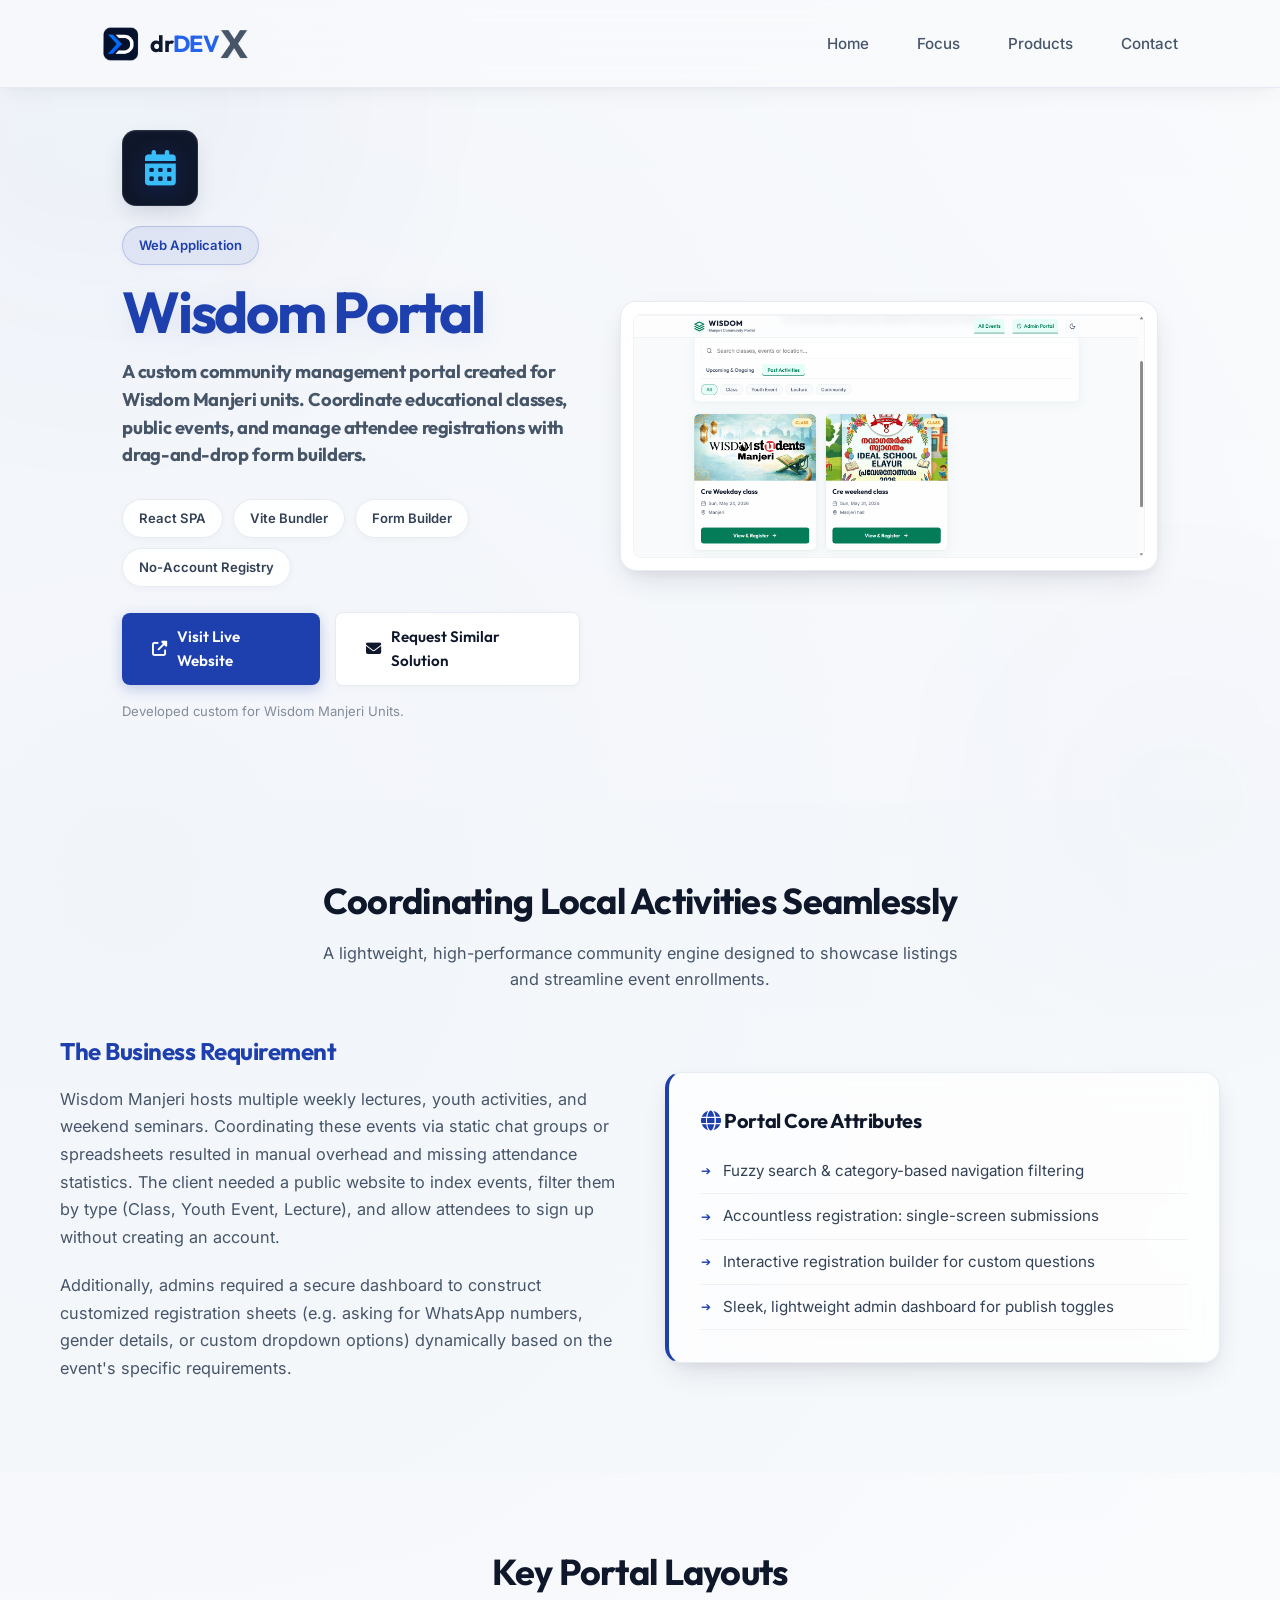
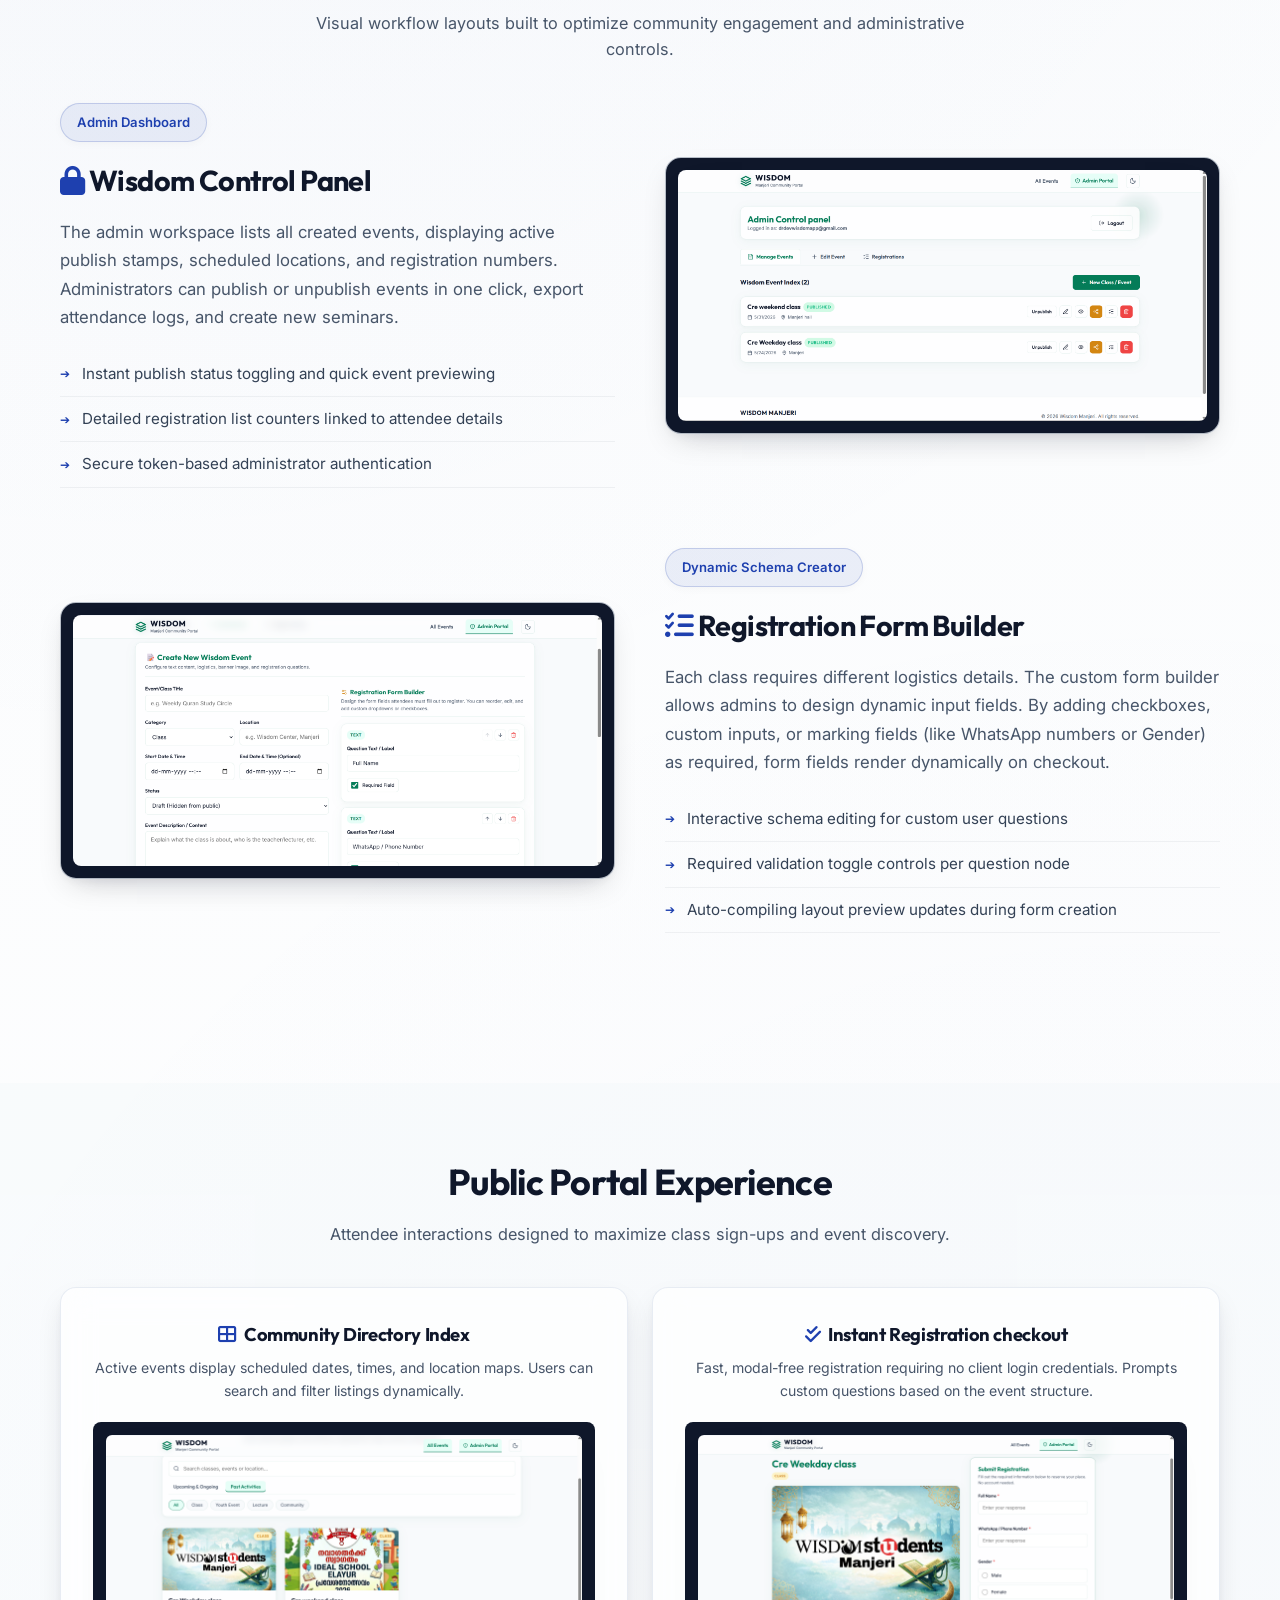
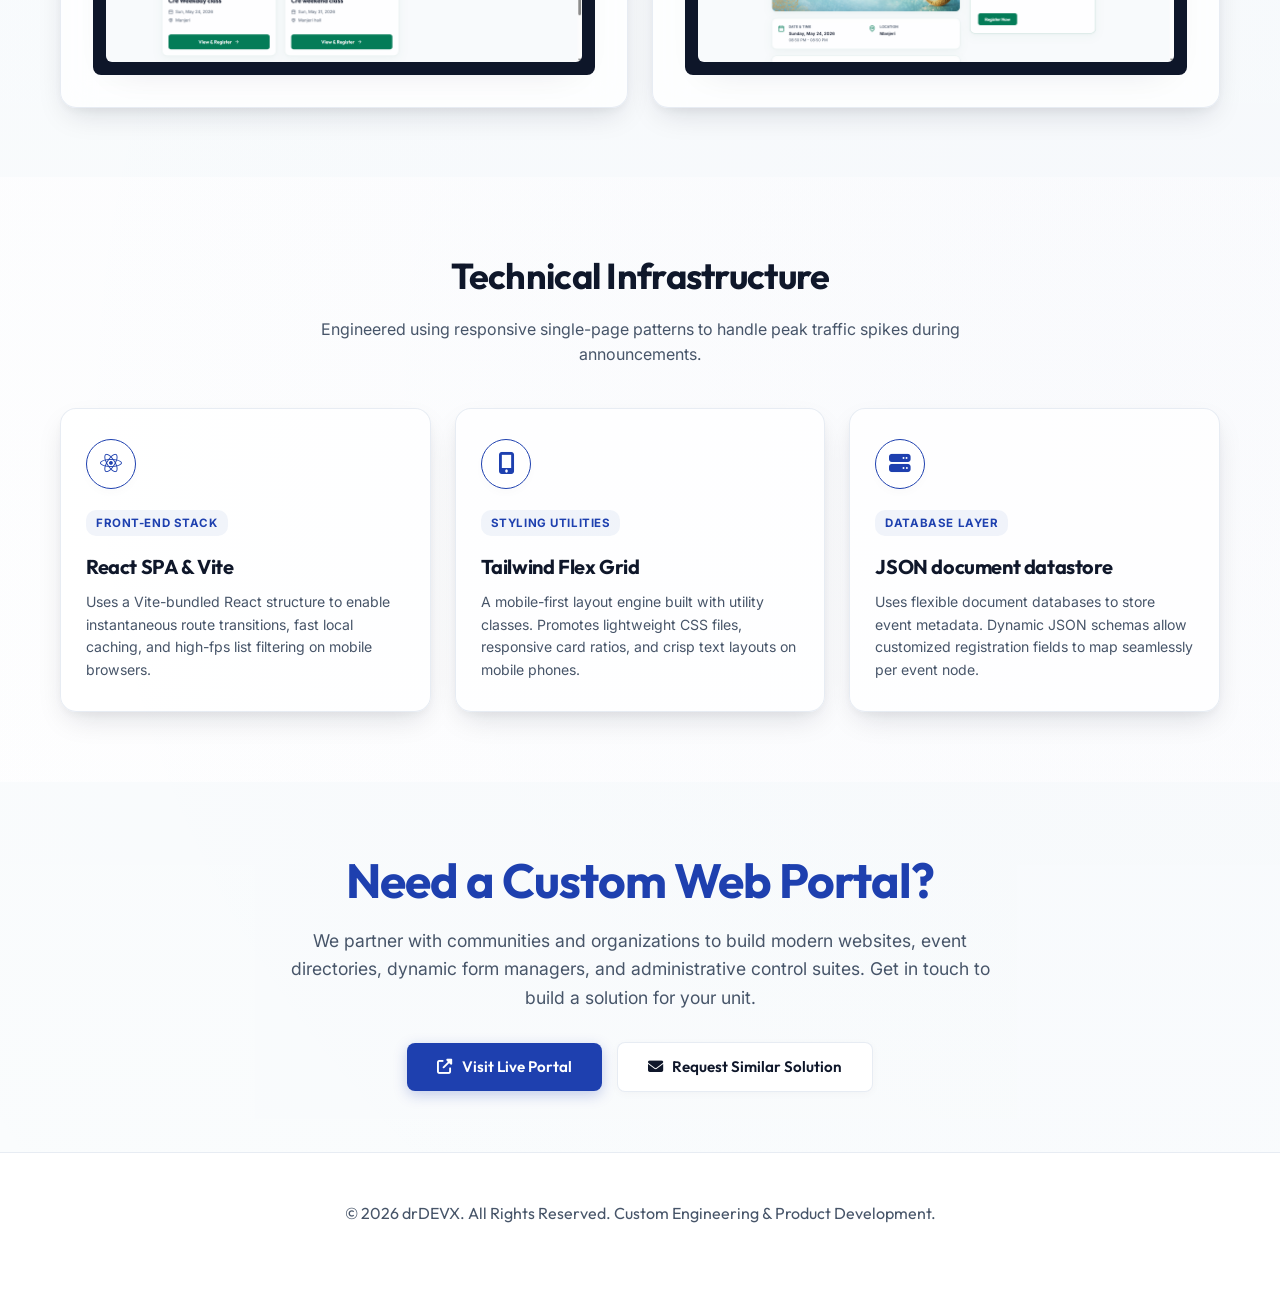
<file: Wisdom/project-wisdom.html>
<!DOCTYPE html>
<html lang="en">

<head>
    <meta charset="utf-8">
    <meta name="viewport" content="width=device-width, initial-scale=1.0">

    <!-- Google Analytics -->
    <script async src="https://www.googletagmanager.com/gtag/js?id=G-JK61WGNC8G"></script>
    <script>
        window.dataLayer = window.dataLayer || [];
        function gtag() { dataLayer.push(arguments); }
        gtag('js', new Date());
        gtag('config', 'G-JK61WGNC8G');
    </script>
    <title>Wisdom Portal - Community Event Coordinator & Registration Builder | drDEVX</title>
    <link rel="icon" type="image/png" href="../assets/dlogo.png">

    <!-- SEO Meta Tags -->
    <meta name="description"
        content="Wisdom Portal - A custom community web portal created for Wisdom Manjeri units. Manage upcoming events, build custom attendee registration forms, and track registration logs in real time.">
    <meta name="keywords"
        content="Wisdom Manjeri, Wisdom Portal, event management software, registration builder, community portal, React, Vite, Node.js, drDEVX">
    <meta name="author" content="drDEVX">
    <meta name="robots" content="index, follow">
    <link rel="canonical" href="https://drdevx.pages.dev/Wisdom/project-wisdom.html">

    <!-- Open Graph / Facebook -->
    <meta property="og:type" content="website">
    <meta property="og:url" content="https://drdevx.pages.dev/Wisdom/project-wisdom.html">
    <meta property="og:title" content="Wisdom Portal - Community Event Coordinator & Registration Builder">
    <meta property="og:description" content="Manage upcoming lectures, classes, and events with dynamic registration form builders. Developed for Wisdom Manjeri.">
    <meta property="og:image" content="https://drdevx.pages.dev/Wisdom/home_portal.png">
    <meta property="og:site_name" content="drDEVX">

    <!-- Twitter Card -->
    <meta name="twitter:card" content="summary_large_image">
    <meta name="twitter:url" content="https://drdevx.pages.dev/Wisdom/project-wisdom.html">
    <meta name="twitter:title" content="Wisdom Portal - Community Event Coordinator & Registration Builder">
    <meta name="twitter:description" content="Manage upcoming lectures, classes, and events with dynamic registration form builders. Developed for Wisdom Manjeri.">
    <meta name="twitter:image" content="https://drdevx.pages.dev/Wisdom/home_portal.png">

    <!-- Google Fonts -->
    <link
        href="https://fonts.googleapis.com/css2?family=Inter:wght@300;400;500;600;700&family=Outfit:wght@300;400;500;600;700;800&family=JetBrains+Mono:wght@400;500&display=swap"
        rel="stylesheet">
    <link rel="stylesheet" href="https://cdnjs.cloudflare.com/ajax/libs/font-awesome/6.4.0/css/all.min.css">
    <link rel="stylesheet" href="../styles.css">

    <style>
        :root {
            --wisdom-blue: #1e40af; /* Solid Dark Blue */
            --wisdom-deep: #1e3a8a; /* Deep Navy Blue */
            --wisdom-bg-dark: #f8fafc;
            --glass-bg: rgba(255, 255, 255, 0.75);
            --glass-border: rgba(226, 232, 240, 0.8);
            
            --glass-shadow: 0 12px 30px -8px rgba(15, 23, 42, 0.15), 0 4px 12px -2px rgba(15, 23, 42, 0.05);
            --glass-shadow-hover: 0 24px 48px -12px rgba(30, 64, 175, 0.18), 0 8px 20px -4px rgba(15, 23, 42, 0.08);
        }

        /* ========== BASE STYLES ========== */
        * {
            box-sizing: border-box;
            margin: 0;
            padding: 0;
        }

        body {
            background-color: var(--wisdom-bg-dark);
            background-image:
                radial-gradient(circle at 10% 20%, rgba(30, 64, 175, 0.03) 0%, transparent 40%),
                radial-gradient(circle at 90% 80%, rgba(30, 64, 175, 0.02) 0%, transparent 40%),
                linear-gradient(to bottom, #f8fafc, #ffffff);
            font-family: 'Inter', sans-serif;
            color: #0f172a;
            overflow-x: hidden;
            line-height: 1.6;
        }

        h1, h2, h3, h4, h5, h6 {
            font-family: 'Outfit', sans-serif;
            font-weight: 700;
            margin-bottom: 15px;
            letter-spacing: -0.02em;
            color: #0f172a;
        }

        h1 {
            font-size: 3.5rem;
            line-height: 1.1;
            color: var(--wisdom-blue);
            filter: drop-shadow(0 4px 12px rgba(30, 64, 175, 0.08));
        }

        h2 {
            font-size: 2.25rem;
            letter-spacing: -0.02em;
            margin-bottom: 0.75rem;
        }

        p {
            font-size: 1rem;
            color: #475569;
            margin-bottom: 20px;
            font-weight: 400;
        }

        a {
            text-decoration: none;
            color: inherit;
            transition: all 0.3s ease;
        }

        /* ========== UTILITIES & ACCENTS ========== */
        .highlight-blue { color: var(--wisdom-blue); }
        .highlight-deep { color: var(--wisdom-deep); }
        .gradient-text {
            color: var(--wisdom-blue);
            font-weight: bold;
        }

        .container {
            max-width: 1200px;
            margin: 0 auto;
            padding: 0 20px;
        }

        section {
            padding: 70px 0;
            position: relative;
        }

        section:nth-child(even) {
            background: rgba(241, 245, 249, 0.35);
        }

        /* ========== HOLOGRAPHIC CARDS & GLASSMORPHISM ========== */
        .glass-card {
            background: var(--glass-bg);
            border: 1px solid var(--glass-border);
            border-radius: 16px;
            padding: 2rem;
            backdrop-filter: blur(16px);
            -webkit-backdrop-filter: blur(16px);
            box-shadow: var(--glass-shadow);
            transition: transform 0.4s cubic-bezier(0.165, 0.84, 0.44, 1),
                        box-shadow 0.4s cubic-bezier(0.165, 0.84, 0.44, 1),
                        border-color 0.4s ease;
            will-change: transform, box-shadow;
        }

        .glass-card:hover {
            transform: translateY(-4px);
            box-shadow: var(--glass-shadow-hover);
            border-color: rgba(30, 64, 175, 0.3);
        }

        .hol-image {
            border-radius: 12px;
            box-shadow: 0 15px 35px -10px rgba(15, 23, 42, 0.12), 0 0 0 1px rgba(15, 23, 42, 0.05);
            transition: transform 0.4s ease;
            max-width: 100%;
            height: auto;
            display: block;
        }

        .hol-image:hover {
            transform: scale(1.015);
        }

        /* ========== COMPONENTS ========== */
        .btn-primary {
            display: inline-flex;
            align-items: center;
            justify-content: center;
            gap: 0.6rem;
            background: var(--wisdom-blue);
            padding: 12px 30px;
            border-radius: 8px;
            color: #ffffff !important;
            font-weight: 600;
            font-size: 0.95rem;
            font-family: 'Outfit', sans-serif;
            border: none;
            box-shadow: 0 4px 14px rgba(30, 64, 175, 0.25);
            transition: all 0.3s cubic-bezier(0.4, 0, 0.2, 1);
        }

        .btn-primary:hover {
            transform: translateY(-2px);
            box-shadow: 0 6px 20px rgba(30, 64, 175, 0.35);
            color: #ffffff;
        }

        .btn-secondary {
            display: inline-flex;
            align-items: center;
            justify-content: center;
            gap: 0.6rem;
            background: #ffffff;
            border: 1px solid var(--glass-border);
            padding: 12px 30px;
            border-radius: 8px;
            color: #0f172a !important;
            font-weight: 600;
            font-size: 0.95rem;
            font-family: 'Outfit', sans-serif;
            box-shadow: 0 2px 8px rgba(15, 23, 42, 0.03);
            transition: all 0.3s ease;
        }

        .btn-secondary:hover {
            transform: translateY(-2px);
            background: var(--wisdom-bg-dark);
            border-color: #cbd5e1;
        }

        .split-grid {
            display: grid;
            grid-template-columns: 1fr 1fr;
            gap: 50px;
            align-items: center;
        }

        ul.feature-list {
            list-style: none;
        }

        ul.feature-list li {
            padding: 10px 0;
            border-bottom: 1px solid rgba(15, 23, 42, 0.05);
            display: flex;
            align-items: center;
            font-size: 0.95rem;
            color: #334155;
        }

        ul.feature-list li::before {
            content: "➔";
            color: var(--wisdom-blue);
            margin-right: 12px;
            font-size: 0.8em;
        }

        .features-grid {
            display: grid;
            grid-template-columns: repeat(auto-fit, minmax(280px, 1fr));
            gap: 24px;
            margin-top: 30px;
        }

        .panel-info h4 {
            font-size: 1.25rem;
            margin-bottom: 8px;
            display: flex;
            align-items: center;
            gap: 8px;
        }

        .panel-info p {
            font-size: 0.9rem;
            margin-bottom: 0;
            color: #475569;
        }

        .panel-media {
            border-radius: 8px;
            overflow: hidden;
            background: #0f172a;
            border: 1px solid rgba(15, 23, 42, 0.1);
            display: flex;
            justify-content: center;
            align-items: center;
            margin-top: auto;
            padding: 12px;
        }

        .panel-media img {
            width: 100%;
            height: auto;
            object-fit: contain;
            display: block;
        }

        /* ========== HERO SECTION SPECIFIC ========== */
        .hero-section {
            padding-top: 130px;
            padding-bottom: 60px;
            position: relative;
            overflow: hidden;
            min-height: auto;
        }

        .hero-grid-container {
            max-width: 1200px;
            width: 100%;
            display: grid;
            grid-template-columns: 0.92fr 1.08fr;
            gap: 40px;
            align-items: center;
        }

        .hero-text-side {
            text-align: left;
        }

        .hero-visual-side {
            display: flex;
            justify-content: center;
            align-items: center;
            position: relative;
        }

        .hero-mockup-wrapper {
            background: #ffffff;
            border: 1px solid var(--glass-border);
            padding: 12px;
            border-radius: 16px;
            box-shadow: var(--glass-shadow);
            width: 100%;
            max-width: 580px;
            transition: transform 0.4s ease;
        }

        .hero-mockup-wrapper:hover {
            transform: translateY(-4px) scale(1.01);
            box-shadow: var(--glass-shadow-hover);
        }

        .hero-mockup-img {
            width: 100%;
            height: auto;
            border-radius: 8px;
            display: block;
            border: 1px solid rgba(15, 23, 42, 0.05);
        }

        .hero-title {
            font-size: 3.6rem;
            line-height: 1.1;
            margin-bottom: 15px;
            letter-spacing: -0.04em;
        }

        .hero-subtitle {
            font-size: 1.15rem;
            color: #475569;
            margin-bottom: 30px;
            line-height: 1.5;
        }

        .hero-badges {
            display: flex;
            gap: 10px;
            margin: 25px 0;
            flex-wrap: wrap;
        }

        .badge {
            background: rgba(255, 255, 255, 0.9);
            border: 1px solid var(--glass-border);
            padding: 8px 16px;
            border-radius: 30px;
            display: flex;
            align-items: center;
            font-size: 0.82rem;
            color: #334155;
            font-weight: 600;
            box-shadow: 0 2px 8px rgba(15, 23, 42, 0.03);
            transition: all 0.3s ease;
        }

        .badge:hover {
            transform: translateY(-2px);
            border-color: rgba(30, 64, 175, 0.3);
            background: rgba(30, 64, 175, 0.04);
            color: var(--wisdom-blue);
        }

        .hero-cta-group {
            display: flex;
            gap: 15px;
            align-items: center;
        }

        /* ========== DENSE CAPABILITIES SECTION ========== */
        .section-header {
            text-align: center;
            max-width: 650px;
            margin: 0 auto 40px auto;
        }

        .section-title {
            font-size: 2.25rem;
            margin-bottom: 10px;
        }

        .section-subtitle {
            color: #475569;
            font-size: 1.02rem;
        }

        /* ========== TECH SPECS & ARCHITECTURE ========== */
        .tech-spec-grid {
            display: grid;
            grid-template-columns: repeat(3, 1fr);
            gap: 24px;
        }

        .tech-card {
            background: rgba(255, 255, 255, 0.75);
            border: 1px solid var(--glass-border);
            border-radius: 16px;
            padding: 30px 25px;
            text-align: left;
            transition: all 0.4s cubic-bezier(0.165, 0.84, 0.44, 1);
            position: relative;
            overflow: hidden;
            height: 100%;
            box-shadow: var(--glass-shadow);
        }

        .tech-card:hover {
            transform: translateY(-5px);
            border-color: rgba(30, 64, 175, 0.3);
            box-shadow: var(--glass-shadow-hover);
        }

        .tech-icon-circle {
            width: 50px;
            height: 50px;
            border-radius: 50%;
            background: #ffffff;
            display: flex;
            align-items: center;
            justify-content: center;
            font-size: 1.35rem;
            margin-bottom: 20px;
            border: 1px solid var(--glass-border);
            box-shadow: 0 4px 10px rgba(15, 23, 42, 0.02);
        }

        .tech-card h4 {
            font-size: 1.25rem;
            margin-bottom: 8px;
        }

        .tech-tag {
            display: inline-block;
            font-size: 0.72rem;
            text-transform: uppercase;
            letter-spacing: 0.05em;
            padding: 4px 10px;
            border-radius: 10px;
            background: rgba(30, 64, 175, 0.06);
            color: var(--wisdom-blue);
            margin-bottom: 15px;
            font-weight: 700;
        }

        /* ========== SCROLL ANIMATION CSS ========== */
        .reveal-on-scroll {
            opacity: 0;
            transform: translateY(20px);
            transition: opacity 0.7s cubic-bezier(0.165, 0.84, 0.44, 1),
                        transform 0.7s cubic-bezier(0.165, 0.84, 0.44, 1);
        }

        .reveal-on-scroll.visible {
            opacity: 1;
            transform: translateY(0);
        }

        /* ========== RESPONSIVE ========== */
        @media screen and (max-width: 900px) {
            .hero-grid-container {
                grid-template-columns: 1fr;
                text-align: center;
                gap: 30px;
            }

            .hero-text-side {
                text-align: center;
                display: flex;
                flex-direction: column;
                align-items: center;
            }

            .hero-badges {
                justify-content: center;
            }

            .hero-cta-group {
                justify-content: center;
                flex-direction: column;
                width: 100%;
            }

            .btn-primary, .btn-secondary {
                width: 100%;
            }

            .split-grid {
                grid-template-columns: 1fr;
                gap: 30px;
                text-align: center;
            }

            .tech-spec-grid {
                grid-template-columns: 1fr;
                gap: 20px;
            }

            ul.feature-list {
                text-align: left;
                display: inline-block;
            }
        }

        @media screen and (max-width: 480px) {
            .hero-title { font-size: 2.4rem !important; }
            section { padding: 50px 0; }
            
            .hero-badges {
                display: grid;
                grid-template-columns: 1fr 1fr;
            }
        }

        /* Scroll Progress */
        .scroll-progress {
            background: var(--wisdom-blue);
            box-shadow: 0 0 10px rgba(30, 64, 175, 0.4);
            height: 3px;
            z-index: 9999;
        }

        /* Custom cursor highlight */
        .cursor-glow {
            position: fixed;
            width: 500px;
            height: 500px;
            border-radius: 50%;
            background: radial-gradient(circle, rgba(30, 64, 175, 0.04) 0%, rgba(255, 255, 255, 0) 70%);
            pointer-events: none;
            transform: translate(-50%, -50%);
            z-index: 0;
            transition: opacity 0.5s ease;
            opacity: 0;
        }

        /* Soft Glow Orbs */
        .glow-orb {
            position: fixed;
            border-radius: 50%;
            filter: blur(130px);
            z-index: -1;
            opacity: 0.7;
        }

        .orb-1 {
            width: 500px;
            height: 500px;
            background: rgba(30, 64, 175, 0.05);
            top: -150px;
            left: -150px;
            animation: floating-orb 15s infinite ease-in-out;
        }

        .orb-2 {
            width: 400px;
            height: 400px;
            background: rgba(30, 64, 175, 0.03);
            bottom: -100px;
            right: -100px;
            animation: floating-orb 18s infinite ease-in-out reverse;
        }

        @keyframes floating-orb {
            0% { transform: translate(0, 0) scale(1); }
            50% { transform: translate(50px, 80px) scale(1.1); }
            100% { transform: translate(0, 0) scale(1); }
        }
    </style>
</head>

<body>
    <div class="scroll-progress" id="scroll-progress-bar"></div>
    <div class="noise-overlay"></div>
    <div class="cursor-glow" id="custom-cursor-glow"></div>

    <!-- Soft Glow Orbs -->
    <div class="glow-orb orb-1"></div>
    <div class="glow-orb orb-2"></div>

    <!-- NAVIGATION -->
    <nav class="glass-nav">
        <div class="logo-container">
            <a href="../index.html">
                <img src="../assets/dlogo.png" alt="drDEVX Logo" class="nav-logo">
                <span class="brand-text">
                    <span class="brand-dr">dr</span><span class="brand-dev">DEV</span><span class="brand-x">X</span>
                </span>
            </a>
        </div>
        <ul class="nav-links">
            <li><a href="../index.html#home">Home</a></li>
            <li><a href="../index.html#focus">Focus</a></li>
            <li><a href="../index.html#products">Products</a></li>
            <li><a href="../index.html#contact">Contact</a></li>
        </ul>
        <div class="hamburger">
            <i class="fas fa-bars"></i>
        </div>
    </nav>

    <!-- HERO SECTION -->
    <section class="hero-section">
        <div class="container">
            <div class="hero-grid-container">
                <div class="hero-text-side fade-in-up">
                    <div class="logo-badge-card" style="width: 76px; height: 76px; display: inline-flex; align-items: center; justify-content: center; background: #0f172a; border-radius: 14px; border: 1px solid rgba(255, 255, 255, 0.1); margin-bottom: 20px; box-shadow: 0 10px 25px -5px rgba(15, 23, 42, 0.15), inset 0 1px 1px rgba(255,255,255,0.05);">
                        <i class="fas fa-calendar-alt" style="font-size: 2.2rem; color: #38bdf8; filter: drop-shadow(0 4px 10px rgba(30,64,175,0.35));"></i>
                    </div>
                    <span class="badge" style="background: rgba(30, 64, 175, 0.08); color: var(--wisdom-blue); border-color: rgba(30, 64, 175, 0.2); width: fit-content; margin-bottom: 15px;">Web Application</span>
                    <h1 class="hero-title">Wisdom Portal</h1>
                    <h3 class="hero-subtitle">A custom community management portal created for Wisdom Manjeri units. Coordinate educational classes, public events, and manage attendee registrations with drag-and-drop form builders.</h3>

                    <div class="hero-badges">
                        <div class="badge"><span>React SPA</span></div>
                        <div class="badge"><span>Vite Bundler</span></div>
                        <div class="badge"><span>Form Builder</span></div>
                        <div class="badge"><span>No-Account Registry</span></div>
                    </div>

                    <div class="hero-cta-group">
                        <a href="https://wisdomemanjeri.pages.dev/" target="_blank" class="btn-primary" id="visit-site-btn"><i class="fas fa-external-link-alt"></i> Visit Live Website</a>
                        <a href="../index.html#contact" class="btn-secondary" id="request-quote-btn"><i class="fas fa-envelope"></i> Request Similar Solution</a>
                    </div>
                    <p style="margin-top: 15px; font-size: 0.82rem; opacity: 0.65;">
                        Developed custom for Wisdom Manjeri Units.
                    </p>
                </div>
                <div class="hero-visual-side fade-in-up">
                    <div class="hero-mockup-wrapper">
                        <!-- Displays the Wisdom main portal index -->
                        <img src="./home_portal.png" class="hero-mockup-img" alt="Wisdom Manjeri Event Directory">
                    </div>
                </div>
            </div>
        </div>
    </section>

    <!-- PROJECT OVERVIEW -->
    <section id="project-overview">
        <div class="container">
            <div class="section-header reveal-on-scroll">
                <h2 class="section-title">Coordinating Local Activities Seamlessly</h2>
                <p class="section-subtitle">A lightweight, high-performance community engine designed to showcase listings and streamline event enrollments.</p>
            </div>
            
            <div class="split-grid">
                <div class="reveal-on-scroll">
                    <h3 style="font-size: 1.5rem; margin-bottom: 15px; color: var(--wisdom-blue);">The Business Requirement</h3>
                    <p style="color: #475569; font-size: 1.02rem; line-height: 1.7;">
                        Wisdom Manjeri hosts multiple weekly lectures, youth activities, and weekend seminars. Coordinating these events via static chat groups or spreadsheets resulted in manual overhead and missing attendance statistics. The client needed a public website to index events, filter them by type (Class, Youth Event, Lecture), and allow attendees to sign up without creating an account.
                    </p>
                    <p style="color: #475569; font-size: 1.02rem; line-height: 1.7;">
                        Additionally, admins required a secure dashboard to construct customized registration sheets (e.g. asking for WhatsApp numbers, gender details, or custom dropdown options) dynamically based on the event's specific requirements.
                    </p>
                </div>
                <div class="glass-card reveal-on-scroll" style="border-left: 4px solid var(--wisdom-blue);">
                    <h4 style="font-size: 1.25rem; margin-bottom: 12px;"><i class="fas fa-globe" style="color: var(--wisdom-blue);"></i> Portal Core Attributes</h4>
                    <ul class="feature-list">
                        <li>Fuzzy search & category-based navigation filtering</li>
                        <li>Accountless registration: single-screen submissions</li>
                        <li>Interactive registration builder for custom questions</li>
                        <li>Sleek, lightweight admin dashboard for publish toggles</li>
                    </ul>
                </div>
            </div>
        </div>
    </section>

    <!-- ARCHITECTURAL COMPONENTS -->
    <section id="components">
        <div class="container">
            <div class="section-header reveal-on-scroll">
                <h2 class="section-title">Key Portal Layouts</h2>
                <p class="section-subtitle">Visual workflow layouts built to optimize community engagement and administrative controls.</p>
            </div>

            <!-- Component 1: Admin Panel (Image Right) -->
            <div class="split-grid reveal-on-scroll" style="margin-bottom: 60px;">
                <div>
                    <span class="badge" style="background: rgba(30, 64, 175, 0.08); color: var(--wisdom-blue); border-color: rgba(30, 64, 175, 0.2); width: fit-content; margin-bottom: 15px;">Admin Dashboard</span>
                    <h3 style="font-size: 1.8rem; margin-bottom: 15px;"><i class="fas fa-lock" style="color: var(--wisdom-blue);"></i> Wisdom Control Panel</h3>
                    <p style="font-size: 1.05rem; line-height: 1.7; color: #475569; margin-bottom: 20px;">
                        The admin workspace lists all created events, displaying active publish stamps, scheduled locations, and registration numbers. Administrators can publish or unpublish events in one click, export attendance logs, and create new seminars.
                    </p>
                    <ul class="feature-list">
                        <li>Instant publish status toggling and quick event previewing</li>
                        <li>Detailed registration list counters linked to attendee details</li>
                        <li>Secure token-based administrator authentication</li>
                    </ul>
                </div>
                <div class="glass-card" style="padding: 12px; display: flex; justify-content: center; align-items: center; background: #0f172a;">
                    <img src="./admin_dashboard.png" class="hol-image" alt="Wisdom Admin Dashboard Panel UI" style="border-radius: 8px; width: 100%;">
                </div>
            </div>

            <!-- Component 2: Event Form Builder (Image Left) -->
            <div class="split-grid reveal-on-scroll" style="margin-bottom: 80px;">
                <div class="glass-card" style="padding: 12px; display: flex; justify-content: center; align-items: center; background: #0f172a;">
                    <img src="./event_builder.png" class="hol-image" alt="Wisdom Registration Form Builder UI" style="border-radius: 8px; width: 100%;">
                </div>
                <div>
                    <span class="badge" style="background: rgba(30, 64, 175, 0.08); color: var(--wisdom-blue); border-color: rgba(30, 64, 175, 0.2); width: fit-content; margin-bottom: 15px;">Dynamic Schema Creator</span>
                    <h3 style="font-size: 1.8rem; margin-bottom: 15px;"><i class="fas fa-tasks" style="color: var(--wisdom-blue);"></i> Registration Form Builder</h3>
                    <p style="font-size: 1.05rem; line-height: 1.7; color: #475569; margin-bottom: 20px;">
                        Each class requires different logistics details. The custom form builder allows admins to design dynamic input fields. By adding checkboxes, custom inputs, or marking fields (like WhatsApp numbers or Gender) as required, form fields render dynamically on checkout.
                    </p>
                    <ul class="feature-list">
                        <li>Interactive schema editing for custom user questions</li>
                        <li>Required validation toggle controls per question node</li>
                        <li>Auto-compiling layout preview updates during form creation</li>
                    </ul>
                </div>
            </div>
        </div>
    </section>

    <!-- PUBLIC VIEW GALLERY -->
    <section id="gallery">
        <div class="container">
            <div class="section-header reveal-on-scroll">
                <h2 class="section-title">Public Portal Experience</h2>
                <p class="section-subtitle">Attendee interactions designed to maximize class sign-ups and event discovery.</p>
            </div>

            <div class="features-grid reveal-on-scroll" style="grid-template-columns: repeat(auto-fit, minmax(400px, 1fr));">
                <!-- Portal Card 1: Directory Index -->
                <div class="glass-card" style="display: flex; flex-direction: column; justify-content: space-between; align-items: center; text-align: center;">
                    <div class="panel-info">
                        <h4 style="font-size: 1.15rem; margin-bottom: 8px; justify-content: center;">
                            <i class="fas fa-th-large" style="color: var(--wisdom-blue);"></i> Community Directory Index
                        </h4>
                        <p style="font-size: 0.88rem; color: #475569; margin-bottom: 20px;">
                            Active events display scheduled dates, times, and location maps. Users can search and filter listings dynamically.
                        </p>
                    </div>
                    <div style="background: #0f172a; padding: 12px; border-radius: 8px; border: 1px solid rgba(15, 23, 42, 0.1); width: 100%;">
                        <img src="./home_portal.png" class="hol-image" alt="Public Event List Directory" style="width: 100%; border-radius: 6px;">
                    </div>
                </div>

                <!-- Portal Card 2: Simple Signup Checkout -->
                <div class="glass-card" style="display: flex; flex-direction: column; justify-content: space-between; align-items: center; text-align: center;">
                    <div class="panel-info">
                        <h4 style="font-size: 1.15rem; margin-bottom: 8px; justify-content: center;">
                            <i class="fas fa-check-double" style="color: var(--wisdom-blue);"></i> Instant Registration checkout
                        </h4>
                        <p style="font-size: 0.88rem; color: #475569; margin-bottom: 20px;">
                            Fast, modal-free registration requiring no client login credentials. Prompts custom questions based on the event structure.
                        </p>
                    </div>
                    <div style="background: #0f172a; padding: 12px; border-radius: 8px; border: 1px solid rgba(15, 23, 42, 0.1); width: 100%;">
                        <img src="./registration_form.png" class="hol-image" alt="Public Registration Form" style="width: 100%; border-radius: 6px;">
                    </div>
                </div>
            </div>
        </div>
    </section>

    <!-- ARCHITECTURE SPECIFICATIONS -->
    <section style="position: relative;" id="specifications">
        <div class="container reveal-on-scroll">
            <div class="section-header">
                <h2 style="font-size: 2.25rem;">Technical Infrastructure</h2>
                <p>Engineered using responsive single-page patterns to handle peak traffic spikes during announcements.</p>
            </div>

            <div class="tech-spec-grid">
                <!-- Specification 1: React & Vite -->
                <div class="tech-card">
                    <div class="tech-icon-circle" style="border-color: var(--wisdom-blue);">
                        <i class="fab fa-react" style="color: var(--wisdom-blue);"></i>
                    </div>
                    <span class="tech-tag">Front-End Stack</span>
                    <h4>React SPA & Vite</h4>
                    <p style="font-size: 0.88rem; margin: 0; color: #475569;">Uses a Vite-bundled React structure to enable instantaneous route transitions, fast local caching, and high-fps list filtering on mobile browsers.</p>
                </div>

                <!-- Specification 2: Tailwind Responsive Grid -->
                <div class="tech-card">
                    <div class="tech-icon-circle" style="border-color: var(--wisdom-blue);">
                        <i class="fas fa-mobile-alt" style="color: var(--wisdom-blue);"></i>
                    </div>
                    <span class="tech-tag">Styling Utilities</span>
                    <h4>Tailwind Flex Grid</h4>
                    <p style="font-size: 0.88rem; margin: 0; color: #475569;">A mobile-first layout engine built with utility classes. Promotes lightweight CSS files, responsive card ratios, and crisp text layouts on mobile phones.</p>
                </div>

                <!-- Specification 3: MongoDB Database Schema -->
                <div class="tech-card">
                    <div class="tech-icon-circle" style="border-color: var(--wisdom-blue);">
                        <i class="fas fa-server" style="color: var(--wisdom-blue);"></i>
                    </div>
                    <span class="tech-tag">Database Layer</span>
                    <h4>JSON document datastore</h4>
                    <p style="font-size: 0.88rem; margin: 0; color: #475569;">Uses flexible document databases to store event metadata. Dynamic JSON schemas allow customized registration fields to map seamlessly per event node.</p>
                </div>
            </div>
        </div>
    </section>

    <!-- FOOTER CTA -->
    <section style="text-align: center; padding: 60px 0;" id="request-footer">
        <div class="container reveal-on-scroll">
            <h2 style="font-size: 3rem; margin-bottom: 8px; color: var(--wisdom-blue);">Need a Custom Web Portal?</h2>
            <p style="font-size: 1.1rem; margin-bottom: 30px; color: #475569; max-width: 700px; margin-left: auto; margin-right: auto;">
                We partner with communities and organizations to build modern websites, event directories, dynamic form managers, and administrative control suites. Get in touch to build a solution for your unit.
            </p>
            <div style="display: flex; gap: 15px; justify-content: center; align-items: center; flex-wrap: wrap;">
                <a href="https://wisdomemanjeri.pages.dev/" target="_blank" class="btn-primary" id="footer-live-btn"><i class="fas fa-external-link-alt"></i> Visit Live Portal</a>
                <a href="../index.html#contact" class="btn-secondary" id="footer-quote-btn"><i class="fas fa-envelope"></i> Request Similar Solution</a>
            </div>
        </div>
    </section>

    <footer>
        <p>&copy; 2026 drDEVX. All Rights Reserved. Custom Engineering & Product Development.</p>
    </footer>

    <script>
        // Header shrink on scroll
        window.addEventListener('scroll', () => {
            const header = document.querySelector('.glass-nav');
            if (header) {
                if (window.scrollY > 40) {
                    header.classList.add('scrolled');
                } else {
                    header.classList.remove('scrolled');
                }
            }
        });

        document.addEventListener('DOMContentLoaded', () => {
            // Scroll Progress Bar Logic
            const progressBar = document.getElementById('scroll-progress-bar');
            window.addEventListener('scroll', () => {
                const winScroll = document.body.scrollTop || document.documentElement.scrollTop;
                const height = document.documentElement.scrollHeight - document.documentElement.clientHeight;
                const scrolled = (winScroll / height) * 100;
                if (progressBar) {
                    progressBar.style.width = scrolled + "%";
                }
            });

            // Hamburger Menu Toggle
            const hamburger = document.querySelector('.hamburger');
            const navLinks = document.querySelector('.nav-links');

            if (hamburger && navLinks) {
                hamburger.addEventListener('click', () => {
                    navLinks.classList.toggle('active');
                    const icon = hamburger.querySelector('i');
                    if (navLinks.classList.contains('active')) {
                        icon.classList.remove('fa-bars');
                        icon.classList.add('fa-times');
                    } else {
                        icon.classList.remove('fa-times');
                        icon.classList.add('fa-bars');
                    }
                });

                // Close menu when a link is clicked
                document.querySelectorAll('.nav-links a').forEach(link => {
                    link.addEventListener('click', () => {
                        navLinks.classList.remove('active');
                        const icon = hamburger.querySelector('i');
                        if (icon) {
                            icon.classList.remove('fa-times');
                            icon.classList.add('fa-bars');
                        }
                    });
                });
            }

            // Custom cursor glow (desktop only)
            const cursorGlow = document.getElementById('custom-cursor-glow');
            if (cursorGlow && window.innerWidth > 768) {
                document.addEventListener('mousemove', (e) => {
                    cursorGlow.style.left = e.clientX + 'px';
                    cursorGlow.style.top = e.clientY + 'px';
                    cursorGlow.style.opacity = '1';
                });
                document.addEventListener('mouseleave', () => {
                    cursorGlow.style.opacity = '0';
                });
            }

            // 3D Card Tilt Effect (Desktop only)
            const cards = document.querySelectorAll('.glass-card, .tech-card');
            if (cards.length > 0 && window.innerWidth > 768) {
                cards.forEach(card => {
                    card.addEventListener('mousemove', (e) => {
                        const rect = card.getBoundingClientRect();
                        const x = e.clientX - rect.left;
                        const y = e.clientY - rect.top;

                        const xRotation = -((y - rect.height / 2) / (rect.height / 16));
                        const yRotation = (x - rect.width / 2) / (rect.width / 16);

                        card.style.transform = `perspective(1000px) scale(1.015) rotateX(${xRotation}deg) rotateY(${yRotation}deg)`;
                        card.style.boxShadow = `0 20px 45px -10px rgba(30, 64, 175, 0.12), 0 0 1px rgba(30, 64, 175, 0.1)`;
                    });

                    card.style.transition = 'transform 0.1s ease, box-shadow 0.1s ease';

                    card.addEventListener('mouseleave', () => {
                        card.style.transform = 'perspective(1000px) scale(1) rotateX(0) rotateY(0)';
                        card.style.boxShadow = '';
                        card.style.transition = 'transform 0.4s ease, box-shadow 0.4s ease';
                    });
                });
            }

            // Scroll Animation Observer
            const observerOptions = {
                root: null,
                rootMargin: '0px 0px -50px 0px',
                threshold: 0.1
            };

            const observer = new IntersectionObserver((entries, observer) => {
                entries.forEach(entry => {
                    if (entry.isIntersecting) {
                        entry.target.classList.add('visible');
                        observer.unobserve(entry.target);
                    }
                });
            }, observerOptions);

            const elements = document.querySelectorAll('.reveal-on-scroll');
            elements.forEach(el => observer.observe(el));

            // Star Burst Click Particle Animation
            function createStarBurst(x, y) {
                const particleCount = 12;
                for (let i = 0; i < particleCount; i++) {
                    const particle = document.createElement('div');
                    particle.classList.add('star-burst');

                    const angle = (Math.PI * 2 / particleCount) * i;
                    const distance = 50 + Math.random() * 30;
                    const tx = Math.cos(angle) * distance + 'px';
                    const ty = Math.sin(angle) * distance + 'px';

                    particle.style.left = x + 'px';
                    particle.style.top = y + 'px';
                    particle.style.setProperty('--tx', tx);
                    particle.style.setProperty('--ty', ty);

                    // Add dynamic coloring matching the Wisdom blue theme
                    particle.style.background = 'var(--wisdom-blue)';
                    particle.style.boxShadow = '0 0 8px rgba(30, 64, 175, 0.6)';

                    document.body.appendChild(particle);
                    setTimeout(() => particle.remove(), 600);
                }
            }

            // Attach to clickables
            const clickables = document.querySelectorAll('a, button, .btn');
            clickables.forEach(btn => {
                btn.addEventListener('click', (e) => {
                    createStarBurst(e.clientX, e.clientY);

                    const href = btn.getAttribute('href');
                    const target = btn.getAttribute('target');
                    if (href && href !== '#' && !href.startsWith('#')) {
                        e.preventDefault();
                        setTimeout(() => {
                            if (target === '_blank') {
                                window.open(href, '_blank');
                            } else {
                                window.location.href = href;
                            }
                        }, 350);
                    }
                });
            });
        });
    </script>
</body>

</html>
</file>
<file: styles.css>
/* ==========================================
   CSS Variables & Reset (Light Theme Edition)
   ========================================== */
:root {
    --bg-color: #f8fafc; /* Slate 50 */
    --bg-card: rgba(255, 255, 255, 0.75);
    --border-color: rgba(226, 232, 240, 0.8); /* Slate 200 */
    --border-hover: rgba(30, 64, 175, 0.3); /* Dark Blue translucent */
    --text-primary: #0f172a; /* Slate 900 */
    --text-secondary: #475569; /* Slate 600 */
    --text-muted: #64748b; /* Slate 500 */
    --accent-blue: #1e40af; /* Premium Dark Blue */
    --accent-indigo: #1e3a8a; /* Deep Navy Blue */
    --accent-cyan: #0284c7; /* Sky Blue */
    
    --gradient-primary: var(--accent-blue);
    --gradient-glow: rgba(30, 64, 175, 0.03);
    --gradient-highlight: rgba(30, 64, 175, 0.08);
    
    --font-heading: 'Outfit', sans-serif;
    --font-body: 'Inter', sans-serif;
    --font-mono: 'JetBrains Mono', 'Fira Code', monospace;
    
    --glass-shadow: 0 12px 30px -8px rgba(15, 23, 42, 0.15), 0 4px 12px -2px rgba(15, 23, 42, 0.05);
    --glass-shadow-hover: 0 24px 48px -12px rgba(30, 64, 175, 0.18), 0 8px 20px -4px rgba(15, 23, 42, 0.08);
    --glass-blur: blur(16px);
    
    --transition-speed: 0.3s;
}

* {
    margin: 0;
    padding: 0;
    box-sizing: border-box;
}

html {
    scroll-behavior: smooth;
    overflow-x: hidden;
}

body {
    background-color: var(--bg-color);
    color: var(--text-primary);
    font-family: var(--font-body);
    overflow: visible;
    line-height: 1.6;
    -webkit-tap-highlight-color: transparent;
    margin: 0;

}

/* ==========================================
   Background Glow & Mouse Highlight
   ========================================== */
.noise-overlay {
    position: fixed;
    top: 0;
    left: 0;
    width: 100vw;
    height: 100vh;
    background: url('[data-uri]');
    pointer-events: none;
    z-index: 1;
}

/* Cursor glow element controlled by script.js */
.cursor-glow {
    position: fixed;
    width: 600px;
    height: 600px;
    border-radius: 50%;
    background: radial-gradient(circle, rgba(99, 102, 241, 0.07) 0%, rgba(255, 255, 255, 0) 70%);
    pointer-events: none;
    transform: translate(-50%, -50%);
    z-index: 0;
    transition: opacity 0.5s ease;
    opacity: 0;
}

.glow-orb {
    position: fixed;
    border-radius: 50%;
    filter: blur(130px);
    z-index: -1;
    opacity: 0.7;
}

.orb-1 {
    width: 500px;
    height: 500px;
    background: rgba(37, 99, 235, 0.08);
    top: -150px;
    left: -150px;
    animation: floating-orb 15s infinite ease-in-out;
}

.orb-2 {
    width: 400px;
    height: 400px;
    background: rgba(79, 70, 229, 0.06);
    bottom: -100px;
    right: -100px;
    animation: floating-orb 18s infinite ease-in-out reverse;
}

.orb-3 {
    position: fixed;
    width: 350px;
    height: 350px;
    background: rgba(14, 165, 233, 0.05);
    top: 35%;
    left: 45%;
    animation: floating-orb 22s infinite ease-in-out 3s;
}

@keyframes floating-orb {
    0% { transform: translate(0, 0) scale(1); }
    50% { transform: translate(50px, 80px) scale(1.1); }
    100% { transform: translate(0, 0) scale(1); }
}

/* ==========================================
   Typography & Typography Utilities
   ========================================== */
h1, h2, h3, h4 {
    font-family: var(--font-heading);
    font-weight: 700;
    letter-spacing: -0.02em;
    color: var(--text-primary);
}

a {
    text-decoration: none;
    color: inherit;
    transition: var(--transition-speed);
}

.highlight {
    color: var(--gradient-primary);
}

/* ==========================================
   Navigation
   ========================================== */
.glass-nav {
    position: fixed;
    top: 0;
    width: 100%;
    padding: 1.5rem 8%;
    display: flex;
    justify-content: space-between;
    align-items: center;
    background: rgba(248, 250, 252, 0.75); /* Soft slate 50 */
    backdrop-filter: var(--glass-blur);
    -webkit-backdrop-filter: var(--glass-blur);
    border-bottom: 1px solid var(--border-color);
    box-shadow: 0 4px 24px -6px rgba(15, 23, 42, 0.08), 0 2px 6px -2px rgba(15, 23, 42, 0.04);
    z-index: 1000;
    transition: padding var(--transition-speed) ease, background var(--transition-speed) ease;
}

.glass-nav.scrolled {
    padding: 1rem 8%;
    background: rgba(255, 255, 255, 0.85);
    border-bottom: 1px solid rgba(226, 232, 240, 0.9);
    box-shadow: 0 14px 36px -12px rgba(15, 23, 42, 0.15), 0 4px 12px -4px rgba(15, 23, 42, 0.05);
}

.logo-container {
    display: flex;
    align-items: center;
}

.logo-container a {
    display: flex;
    align-items: center;
    gap: 10px;
}

.brand-text {
    font-family: var(--font-heading);
    font-weight: 700;
    font-size: 1.45rem;
    letter-spacing: -0.03em;
    display: inline-flex;
    align-items: center;
    line-height: 1;
    user-select: none;
}

.brand-text .brand-dr {
    color: #0f172a; /* Dark navy/slate matching the image */
}

.brand-text .brand-dev {
    color: #2563eb; /* Vibrant blue matching the image */
}

.brand-text .brand-x {
    color: #475569; /* High-contrast slate */
    font-size: 1.7em; /* Set to 1.7em as requested */
    margin-left: 1px;
    display: inline-block;
    filter: drop-shadow(0 1px 1px rgba(15, 23, 42, 0.08));
}

.nav-logo {
    height: 38px;
    width: auto;
    object-fit: contain;
    transition: height var(--transition-speed) ease;
}

.glass-nav.scrolled .nav-logo {
    height: 32px;
}

.nav-links {
    display: flex;
    gap: 3rem;
    list-style: none;
    align-items: center;
}

.nav-links a {
    font-size: 0.95rem;
    font-weight: 500;
    color: var(--text-secondary);
    position: relative;
    padding: 0.25rem 0;
}

.nav-links a:hover,
.nav-links a.active {
    color: var(--accent-indigo);
}

.nav-links a::after {
    content: '';
    position: absolute;
    width: 0;
    height: 2px;
    bottom: -2px;
    left: 0;
    background: var(--gradient-primary);
    transition: width var(--transition-speed);
}

.nav-links a:hover::after,
.nav-links a.active::after {
    width: 100%;
}

.hamburger {
    display: none;
    font-size: 1.4rem;
    color: var(--text-primary);
    cursor: pointer;
}

/* ==========================================
   Buttons & CTAs
   ========================================== */
.btn {
    padding: 0.75rem 1.75rem;
    border-radius: 8px;
    font-family: var(--font-heading);
    font-weight: 600;
    font-size: 0.95rem;
    cursor: pointer;
    display: inline-flex;
    align-items: center;
    justify-content: center;
    gap: 0.6rem;
    border: none;
    transition: all 0.25s cubic-bezier(0.4, 0, 0.2, 1);
}

.btn-primary {
    background: var(--gradient-primary);
    color: #ffffff;
    box-shadow: 0 4px 14px rgba(79, 70, 229, 0.25);
}

.btn-primary:hover {
    box-shadow: 0 6px 20px rgba(79, 70, 229, 0.4);
    transform: translateY(-2px);
}

.btn-secondary {
    background: #ffffff;
    border: 1px solid var(--border-color);
    color: var(--text-primary);
    box-shadow: 0 2px 4px rgba(15, 23, 42, 0.02);
}

.btn-secondary:hover {
    background: var(--bg-color);
    border-color: #cbd5e1;
    transform: translateY(-2px);
}

/* ==========================================
   Hero Section & Interactive Terminal
   ========================================== */
.hero-section {
    min-height: 100vh;
    display: flex;
    align-items: center;
    justify-content: center;
    padding: 120px 8% 80px 8%;
    position: relative;
    overflow: hidden;
}

.hero-grid-container {
    max-width: 1300px;
    width: 100%;
    display: grid;
    grid-template-columns: 1.1fr 0.9fr;
    gap: 4rem;
    align-items: center;
}

.hero-text-side {
    text-align: left;
}

.glitch {
    font-size: clamp(2.5rem, 5vw, 4rem);
    line-height: 1.15;
    margin-bottom: 1.5rem;
    letter-spacing: -0.03em;
    font-weight: 800;
    color: var(--text-primary);
}

.hero-subtitle {
    font-size: 1.15rem;
    color: var(--text-secondary);
    margin-bottom: 2.5rem;
    max-width: 580px;
    line-height: 1.6;
}

.cta-group {
    display: flex;
    gap: 1.2rem;
}

/* Animated Code Terminal Widget */
.hero-visual-side {
    position: relative;
    display: flex;
    justify-content: center;
    align-items: center;
}

.terminal-card {
    width: 100%;
    max-width: 500px;
    background: #0f172a; /* Tech Dark for terminal contrast */
    border-radius: 12px;
    box-shadow: 0 30px 60px -15px rgba(15, 23, 42, 0.25), 0 0 0 1px rgba(255, 255, 255, 0.05);
    overflow: hidden;
    font-family: var(--font-mono);
    text-align: left;
    font-size: 0.85rem;
    position: relative;
}

.terminal-header {
    background: #1e293b;
    padding: 0.75rem 1rem;
    display: flex;
    align-items: center;
    justify-content: space-between;
    border-bottom: 1px solid rgba(255, 255, 255, 0.05);
}

.terminal-buttons {
    display: flex;
    gap: 6px;
}

.t-btn {
    width: 11px;
    height: 11px;
    border-radius: 50%;
}
.t-btn.close { background: #ef4444; }
.t-btn.minimize { background: #eab308; }
.t-btn.maximize { background: #22c55e; }

.terminal-title {
    color: #94a3b8;
    font-size: 0.75rem;
    position: absolute;
    left: 50%;
    transform: translateX(-50%);
}

.terminal-body {
    padding: 1.25rem;
    color: #e2e8f0;
    min-height: 250px;
    line-height: 1.6;
}

.terminal-line {
    margin-bottom: 0.5rem;
    display: flex;
}

.terminal-prompt {
    color: var(--accent-cyan);
    margin-right: 0.5rem;
    user-select: none;
}

.terminal-output {
    color: #38bdf8; /* sky blue */
}

.terminal-keyword { color: #f472b6; } /* pink */
.terminal-string { color: #34d399; } /* green */
.terminal-comment { color: #64748b; } /* slate */

/* Typing Caret Animation */
.terminal-typing {
    border-right: 2px solid #38bdf8;
    animation: caret 0.75s step-end infinite;
    white-space: nowrap;
    overflow: hidden;
}

@keyframes caret {
    from, to { border-color: transparent }
    50% { border-color: #38bdf8 }
}

/* ==========================================
   Sections Standard Layout
   ========================================== */
.section-padding {
    padding: 7rem 8%;
    position: relative;
    z-index: 10;
}

.container {
    max-width: 1200px;
    margin: 0 auto;
}

.section-header {
    text-align: center;
    margin-bottom: 4rem;
    max-width: 700px;
    margin-left: auto;
    margin-right: auto;
}

.section-title {
    font-size: 2.5rem;
    margin-bottom: 1rem;
    letter-spacing: -0.02em;
}

.section-subtitle {
    color: var(--text-secondary);
    font-size: 1.05rem;
}

/* ==========================================
   Glass Card System
   ========================================== */
.glass-card {
    background: var(--bg-card);
    border: 1px solid var(--border-color);
    backdrop-filter: var(--glass-blur);
    -webkit-backdrop-filter: var(--glass-blur);
    border-radius: 16px;
    padding: 2.25rem;
    box-shadow: var(--glass-shadow);
    transition: transform 0.4s cubic-bezier(0.165, 0.84, 0.44, 1), 
                box-shadow 0.4s cubic-bezier(0.165, 0.84, 0.44, 1), 
                border-color 0.4s ease;
    will-change: transform, box-shadow;
}

.glass-card:hover {
    transform: translateY(-5px);
    box-shadow: var(--glass-shadow-hover);
    border-color: var(--border-hover);
}

/* ==========================================
   About / Philosophy Section
   ========================================== */
.about-grid {
    display: grid;
    grid-template-columns: repeat(auto-fit, minmax(320px, 1fr));
    gap: 2rem;
}

.about-card {
    text-align: left;
    position: relative;
    overflow: hidden;
}

.about-card::before {
    content: '';
    position: absolute;
    top: 0;
    left: 0;
    width: 4px;
    height: 100%;
    background: var(--gradient-primary);
    opacity: 0;
    transition: opacity var(--transition-speed);
}

.about-card:hover::before {
    opacity: 1;
}

.icon-large {
    font-size: 2.5rem;
    margin-bottom: 1.5rem;
    display: inline-block;
    background: var(--gradient-primary);
    -webkit-background-clip: text;
    background-clip: text;
    -webkit-text-fill-color: transparent;
}

.about-card h3 {
    margin-bottom: 1rem;
    font-size: 1.35rem;
}

.about-card p {
    color: var(--text-secondary);
    font-size: 0.95rem;
    line-height: 1.6;
}

/* ==========================================
   Product Hub & Showcase (Mirra Flagship)
   ========================================== */
.products-grid {
    display: flex;
    flex-direction: column;
    gap: 4rem;
}

.flagship-showcase {
    display: grid;
    grid-template-columns: 0.85fr 1.15fr;
    gap: 3.5rem;
    align-items: center;
}

.flagship-image-side {
    background: #f1f5f9;
    border: 1px solid var(--border-color);
    border-radius: 16px;
    overflow: hidden;
    padding: 1.5rem;
    box-shadow: var(--glass-shadow);
    transition: transform var(--transition-speed) ease;
}

.flagship-image-side:hover {
    transform: scale(1.01);
}

.flagship-img-wrapper {
    background: #0f172a;
    border-radius: 10px;
    padding: 1rem;
    display: flex;
    justify-content: center;
    align-items: center;
    border: 1px solid rgba(15, 23, 42, 0.05);
}

.flagship-image-side img {
    width: 100%;
    height: auto;
    object-fit: contain;
    max-height: 320px;
}

.flagship-info-side {
    text-align: left;
}

.badge-tag {
    display: inline-block;
    font-family: var(--font-heading);
    font-size: 0.75rem;
    font-weight: 700;
    text-transform: uppercase;
    letter-spacing: 0.05em;
    padding: 0.25rem 0.75rem;
    border-radius: 50px;
    margin-bottom: 1rem;
}

.badge-tag.flagship {
    background: #eff6ff;
    color: var(--accent-blue);
    border: 1px solid #dbeafe;
}

.badge-tag.pipeline {
    background: #faf5ff;
    color: var(--accent-indigo);
    border: 1px solid #f3e8ff;
}

.badge-tag.beta {
    background: #f0fdf4;
    color: #16a34a;
    border: 1px solid #dcfce7;
}

.badge-tag.prototype {
    background: #fef3c7;
    color: #d97706;
    border: 1px solid #fef3c7;
}

.flagship-info-side h3 {
    font-size: 2.2rem;
    margin-bottom: 0.75rem;
}

.project-tech {
    display: flex;
    gap: 0.5rem;
    margin-bottom: 1.25rem;
    flex-wrap: wrap;
}

.project-tech span {
    font-family: var(--font-mono);
    font-size: 0.75rem;
    background: #f1f5f9;
    padding: 0.2rem 0.6rem;
    border-radius: 6px;
    color: var(--text-secondary);
    border: 1px solid var(--border-color);
}

.flagship-info-side p {
    color: var(--text-secondary);
    font-size: 1rem;
    margin-bottom: 1.5rem;
    line-height: 1.6;
}

.feature-bullets {
    list-style: none;
    margin-bottom: 2rem;
}

.feature-bullets li {
    display: flex;
    align-items: center;
    gap: 0.75rem;
    font-size: 0.95rem;
    color: var(--text-primary);
    margin-bottom: 0.6rem;
}

.feature-bullets li i {
    color: var(--accent-blue);
    font-size: 0.85rem;
}

.btn-link {
    font-family: var(--font-heading);
    font-weight: 700;
    color: var(--accent-blue);
    display: inline-flex;
    align-items: center;
    gap: 0.5rem;
    font-size: 0.95rem;
}

.btn-link:hover {
    color: var(--accent-indigo);
}

.btn-link:hover i {
    transform: translateX(3px);
}

.btn-link i {
    transition: transform var(--transition-speed);
}

/* Secondary product grid */
.products-subgrid {
    display: grid;
    grid-template-columns: repeat(2, 1fr);
    gap: 2.5rem;
}

.product-card {
    display: flex;
    flex-direction: column;
    justify-content: space-between;
}

.product-card-header {
    display: flex;
    justify-content: space-between;
    align-items: flex-start;
    margin-bottom: 1.25rem;
}

.product-card h4 {
    font-size: 1.4rem;
    margin-bottom: 0.5rem;
}

.product-card p {
    color: var(--text-secondary);
    font-size: 0.95rem;
    line-height: 1.6;
    margin-bottom: 1.5rem;
    flex-grow: 1;
}

.product-card-footer {
    display: flex;
    justify-content: space-between;
    align-items: center;
    margin-top: auto;
    border-top: 1px solid var(--border-color);
    padding-top: 1.25rem;
}

/* ==========================================
   Upcoming Pipeline (R&D Lab)
   ========================================== */
.pipeline-timeline {
    display: grid;
    grid-template-columns: repeat(auto-fit, minmax(320px, 1fr));
    gap: 2.5rem;
    margin-top: 1rem;
}

.pipeline-card {
    display: flex;
    flex-direction: column;
    justify-content: space-between;
    position: relative;
    overflow: hidden;
}

.pipeline-meta {
    display: flex;
    justify-content: space-between;
    align-items: center;
    margin-bottom: 1rem;
}

.pipeline-card h4 {
    font-size: 1.35rem;
    margin-bottom: 0.5rem;
}

.pipeline-card p {
    color: var(--text-secondary);
    font-size: 0.92rem;
    line-height: 1.5;
    margin-bottom: 2rem;
}

.progress-container {
    margin-top: auto;
}

.progress-header {
    display: flex;
    justify-content: space-between;
    font-size: 0.8rem;
    font-weight: 600;
    color: var(--text-muted);
    margin-bottom: 0.4rem;
    font-family: var(--font-heading);
}

.progress-bar {
    height: 6px;
    background: #e2e8f0;
    border-radius: 4px;
    overflow: hidden;
}

.progress-fill {
    height: 100%;
    background: var(--gradient-primary);
    border-radius: 4px;
    width: 0%; /* Dynamic animation via scripting or inline */
    transition: width 1s cubic-bezier(0.4, 0, 0.2, 1);
}

/* ==========================================
   Contact & Collaboration Section
   ========================================== */
.contact-container {
    max-width: 850px;
    margin: 0 auto;
    text-align: center;
}

.contact-box {
    padding: 4.5rem 3rem;
}

.contact-box p {
    font-size: 1.15rem;
    color: var(--text-secondary);
    margin-bottom: 2.5rem;
    max-width: 600px;
    margin-left: auto;
    margin-right: auto;
}

.btn-large {
    font-size: 1.05rem;
    padding: 0.9rem 2.5rem;
}

.social-links {
    margin-top: 3.5rem;
    display: flex;
    justify-content: center;
    gap: 2.2rem;
}

.social-links a {
    font-size: 1.7rem;
    color: var(--text-muted);
    transition: transform var(--transition-speed) ease, color var(--transition-speed) ease;
}

.social-links a:hover {
    color: var(--accent-indigo);
    transform: translateY(-4px);
}

/* ==========================================
   Footer
   ========================================== */
footer {
    text-align: center;
    padding: 3rem 2rem;
    border-top: 1px solid var(--border-color);
    color: var(--text-muted);
    font-size: 0.95rem;
    background: #ffffff;
    font-family: var(--font-heading);
    font-weight: 500;
}

/* ==========================================
   Toast Notification System
   ========================================== */
.toast {
    position: fixed;
    top: 50%;
    left: 50%;
    transform: translate(-50%, -50%) scale(0.95);
    background: rgba(255, 255, 255, 0.9);
    color: var(--accent-indigo);
    border: 1px solid var(--border-color);
    padding: 1.25rem 2.5rem;
    border-radius: 12px;
    font-size: 1.05rem;
    font-family: var(--font-heading);
    font-weight: 600;
    backdrop-filter: blur(20px);
    -webkit-backdrop-filter: blur(20px);
    opacity: 0;
    visibility: hidden;
    transition: all 0.35s cubic-bezier(0.175, 0.885, 0.32, 1.275);
    z-index: 9999;
    box-shadow: 0 20px 40px rgba(15, 23, 42, 0.1);
    display: flex;
    align-items: center;
    gap: 0.8rem;
    pointer-events: none;
}

.toast.show {
    transform: translate(-50%, -50%) scale(1);
    opacity: 1;
    visibility: visible;
}

/* Scroll Progress Bar */
.scroll-progress {
    position: fixed;
    top: 0;
    left: 0;
    width: 0%;
    height: 3px;
    background: var(--gradient-primary);
    z-index: 1001;
    transition: width 0.1s linear;
}

/* ==========================================
   Star Burst Particle Effect (Clean Cobalt)
   ========================================== */
.star-burst {
    position: fixed;
    width: 6px;
    height: 6px;
    background: var(--accent-indigo);
    border-radius: 50%;
    pointer-events: none;
    z-index: 100000;
    animation: burst 0.6s ease-out forwards;
    box-shadow: 0 0 8px var(--accent-blue);
}

@keyframes burst {
    0% {
        transform: translate(0, 0) scale(1.2);
        opacity: 1;
    }
    100% {
        transform: translate(var(--tx), var(--ty)) scale(0);
        opacity: 0;
    }
}

/* ==========================================
   Responsive Breakpoints
   ========================================== */
@media (max-width: 1024px) {
    .products-subgrid {
        grid-template-columns: repeat(2, 1fr);
        gap: 2rem;
    }
    .glass-nav {
        padding: 1.25rem 5%;
    }
    .glass-nav.scrolled {
        padding: 0.9rem 5%;
    }
    .hero-grid-container {
        grid-template-columns: 1fr;
        gap: 3rem;
        text-align: center;
    }
    .hero-text-side {
        text-align: center;
        display: flex;
        flex-direction: column;
        align-items: center;
    }
    .cta-group {
        justify-content: center;
    }
    .flagship-showcase {
        grid-template-columns: 1fr;
        gap: 2.5rem;
    }
    .flagship-image-side {
        order: 1;
    }
    .flagship-info-side {
        order: 2;
    }
}

@media (max-width: 768px) {
    .nav-links {
        display: none;
        position: absolute;
        top: 100%;
        left: 0;
        width: 100%;
        background: rgba(255, 255, 255, 0.98);
        flex-direction: column;
        padding: 2rem;
        gap: 1.5rem;
        text-align: center;
        border-bottom: 1px solid var(--border-color);
        box-shadow: 0 15px 30px rgba(15, 23, 42, 0.05);
    }

    .nav-links.active {
        display: flex;
    }

    .hamburger {
        display: block;
    }

    .section-padding {
        padding: 5rem 5%;
    }

    .products-subgrid {
        grid-template-columns: 1fr;
        gap: 2rem;
    }

    .contact-box {
        padding: 3rem 1.5rem;
    }
}

@media (max-width: 480px) {
    .glitch {
        font-size: 2.2rem;
    }
    .cta-group {
        flex-direction: column;
        width: 100%;
    }
    .btn {
        width: 100%;
    }
}
</file>
